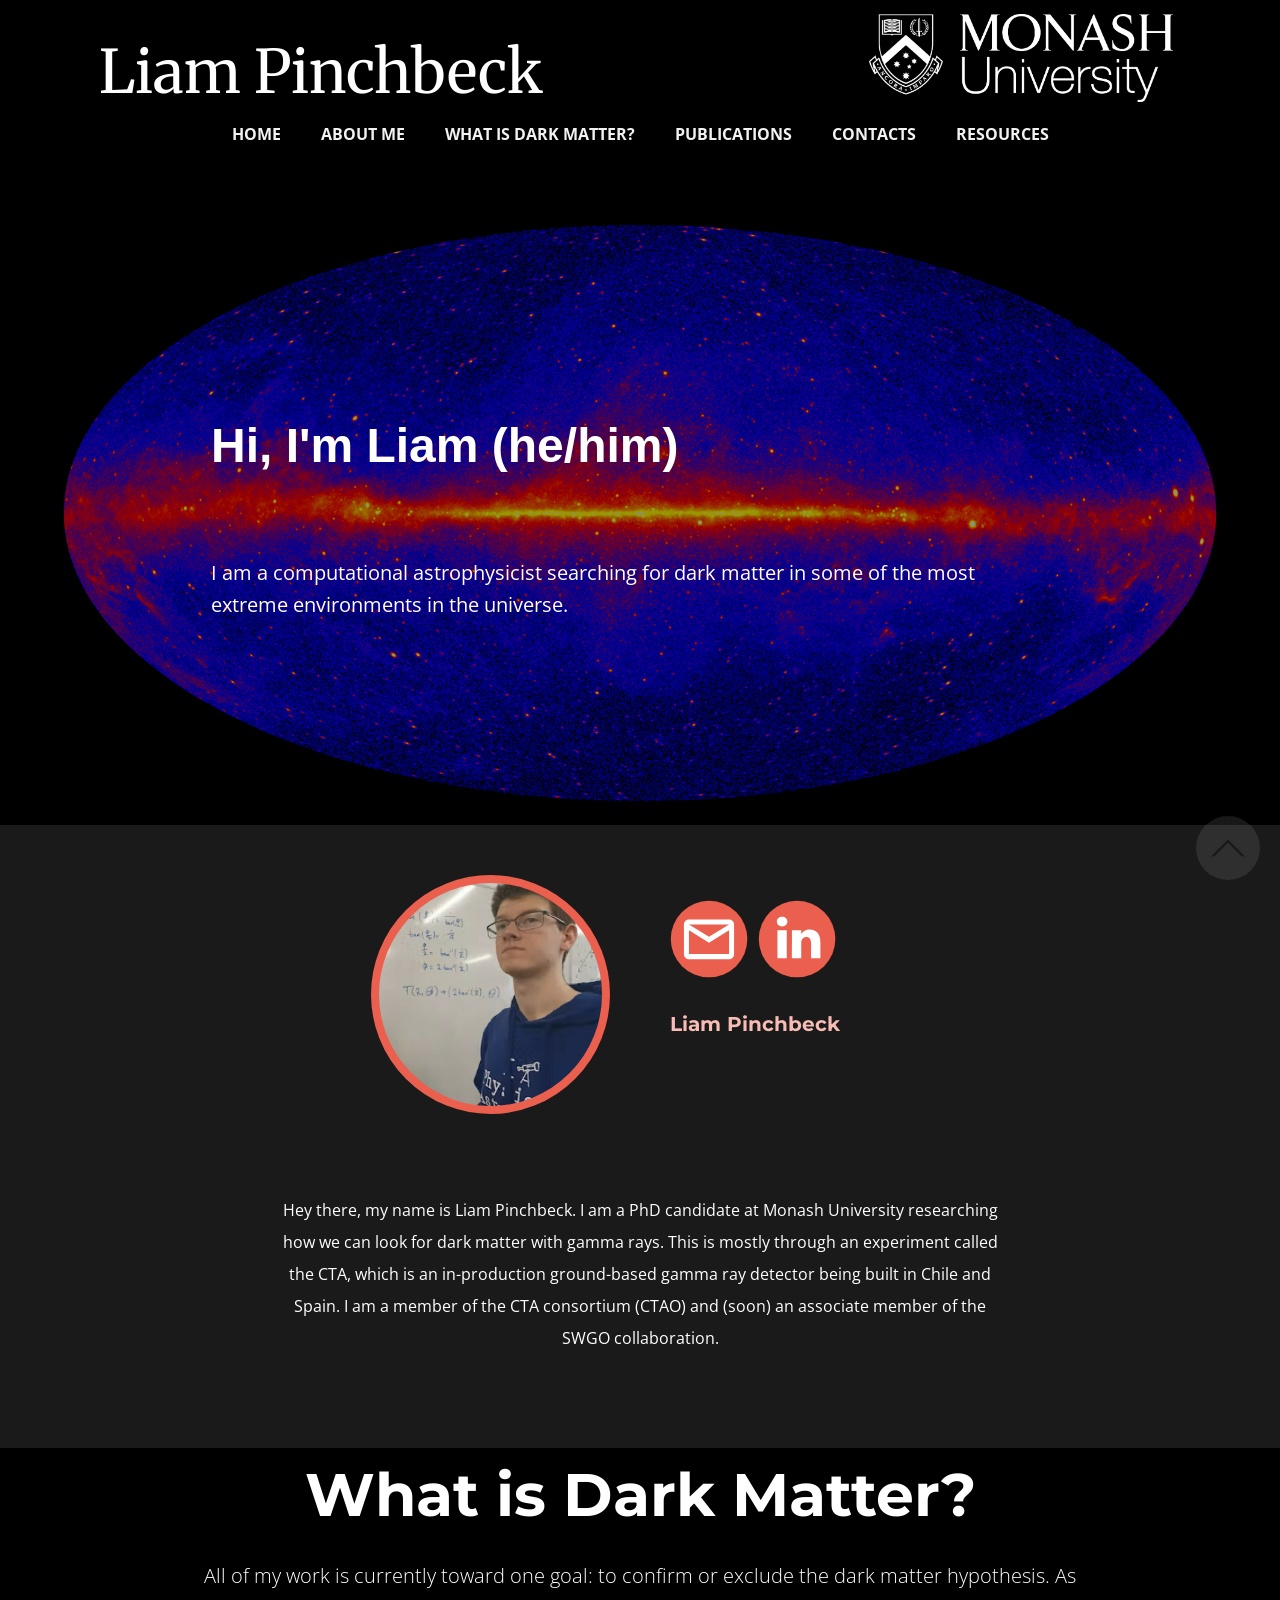
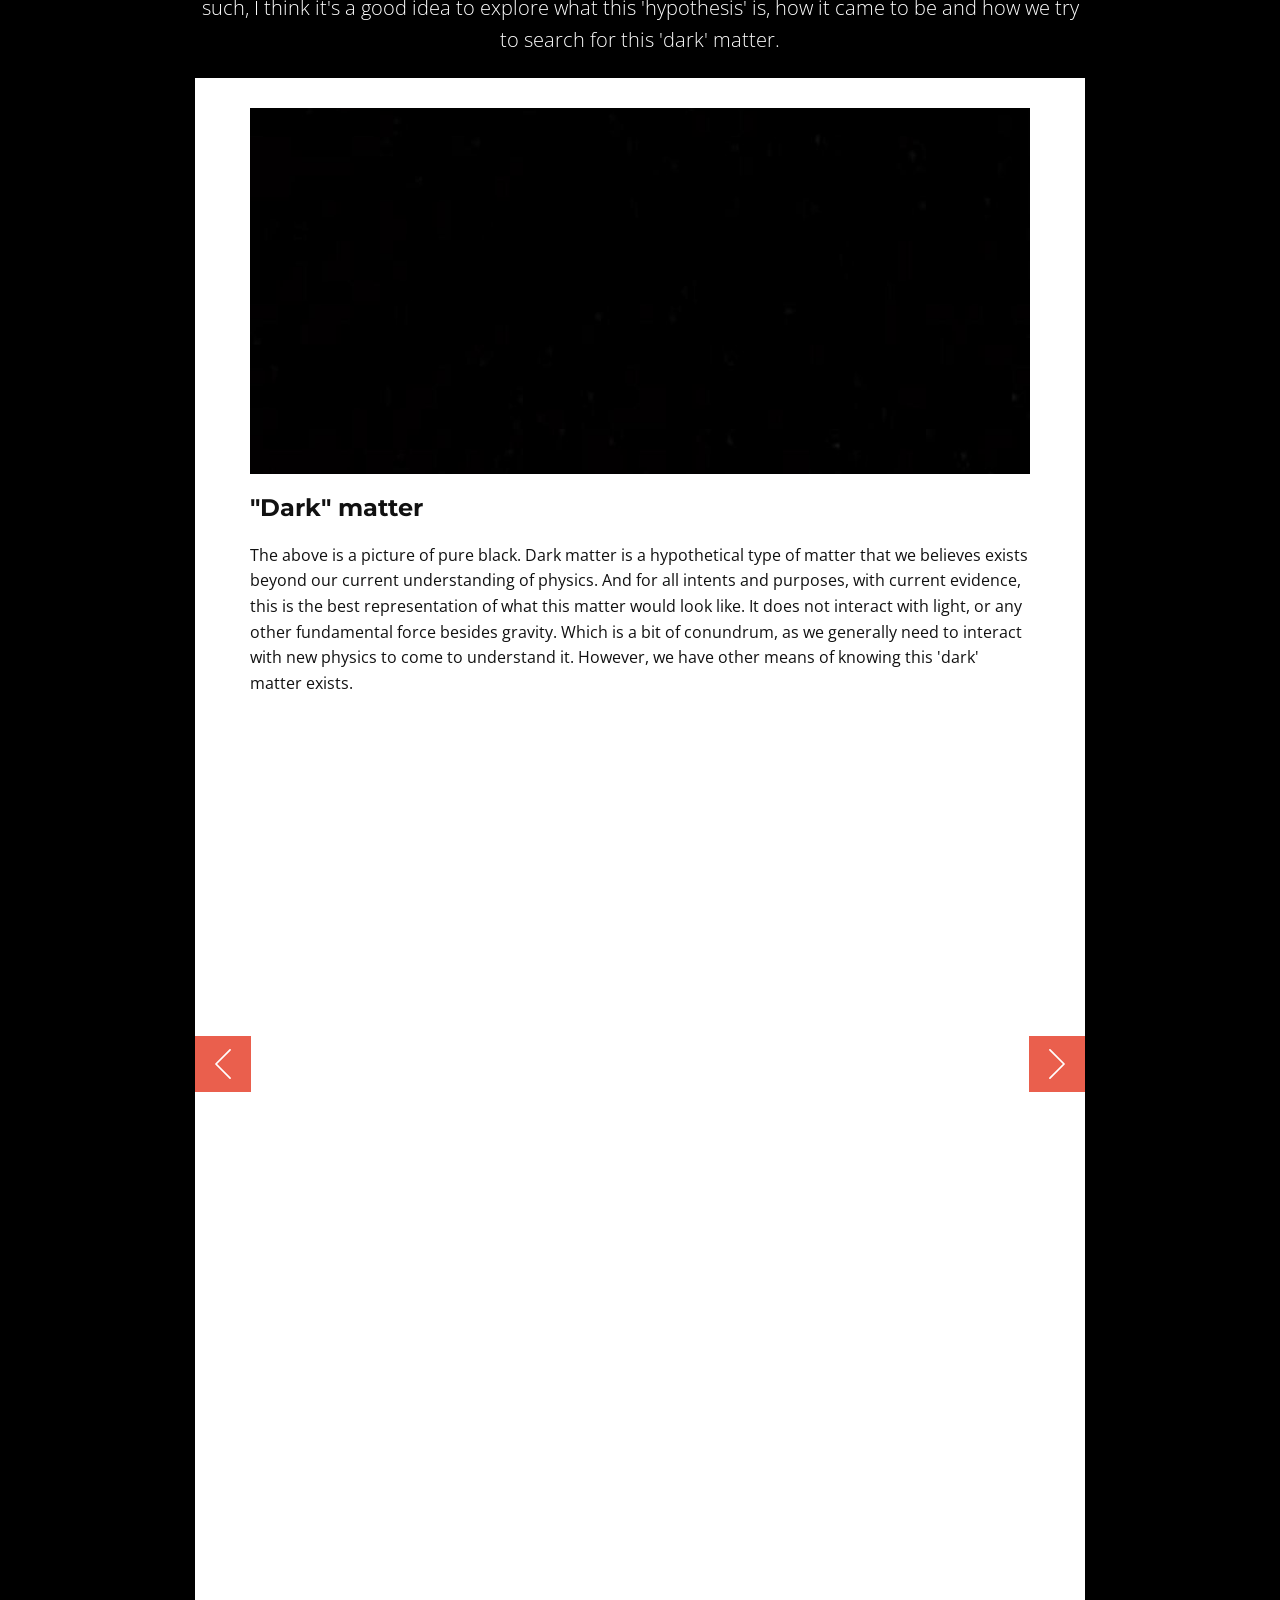
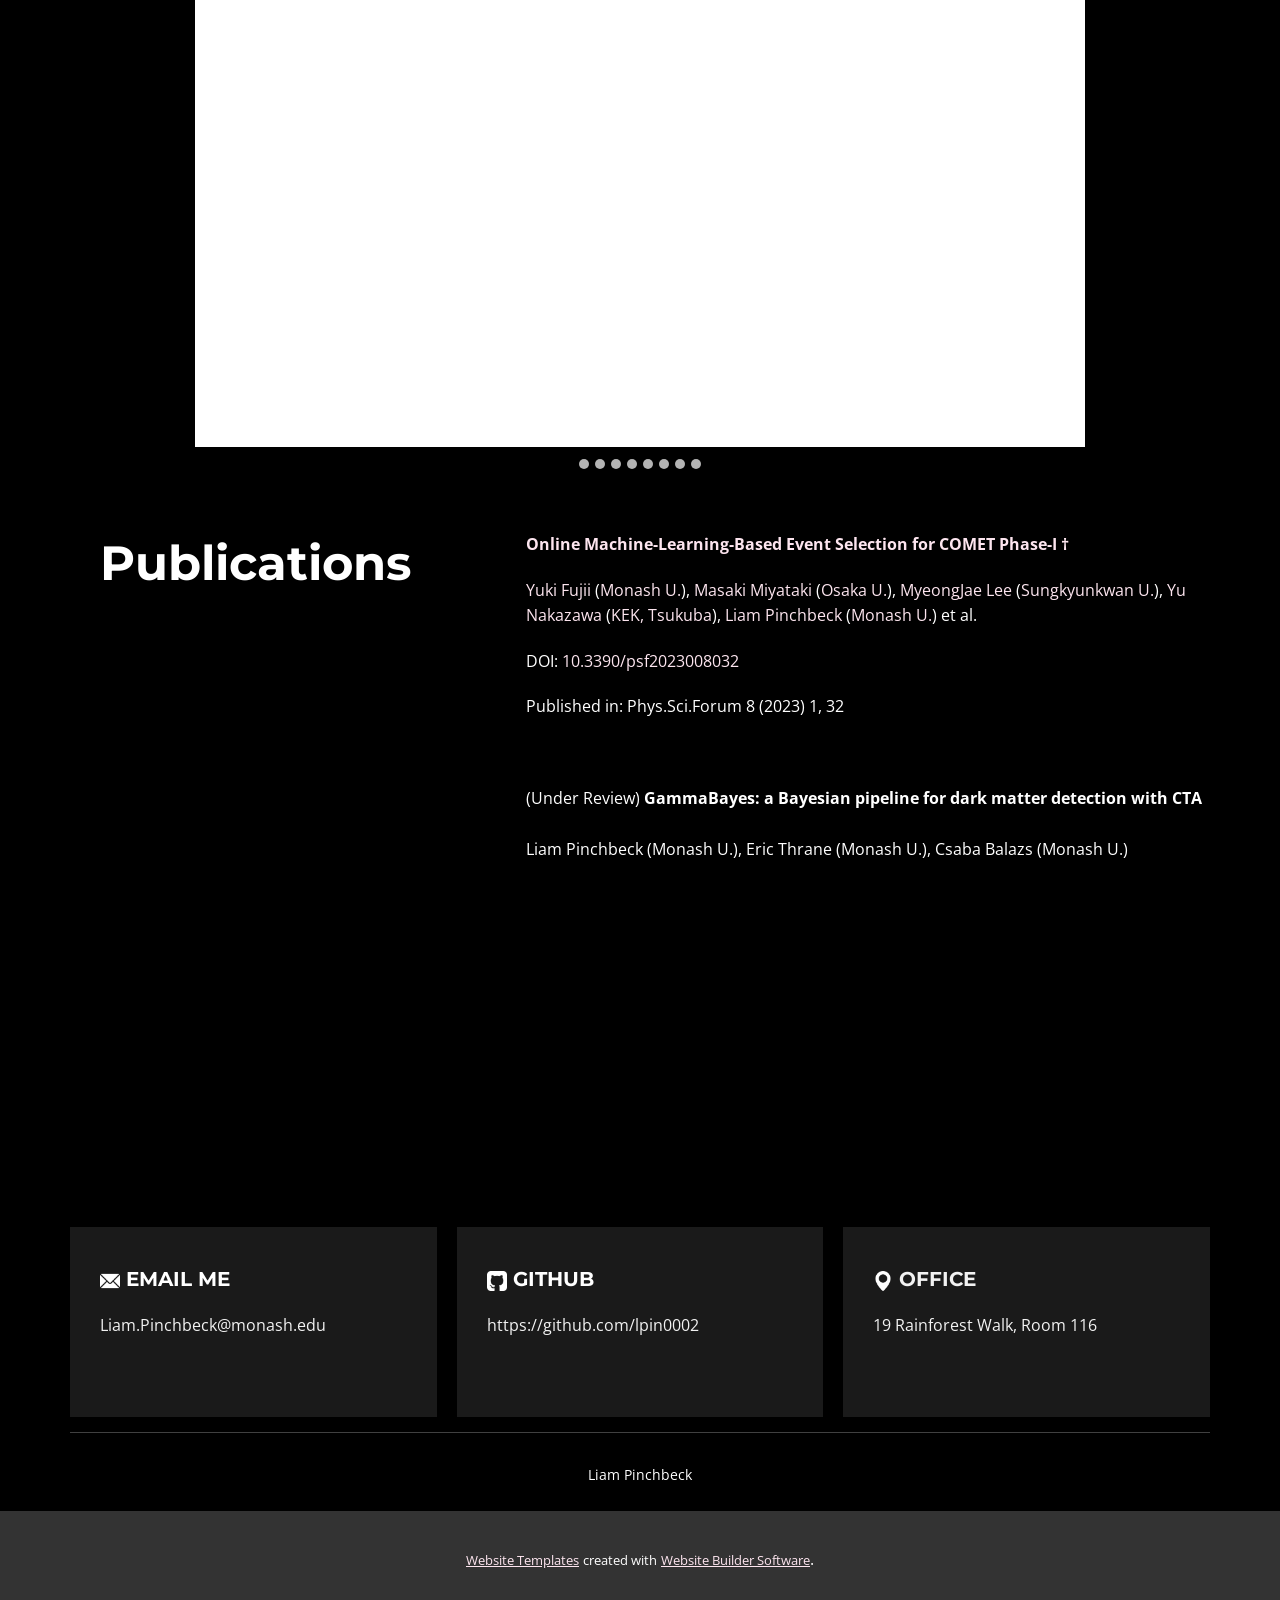
<file: index.html>
<!DOCTYPE html>
<html style="font-size: 16px;" lang="en"><head>
    <meta name="viewport" content="width=device-width, initial-scale=1.0">
    <meta charset="utf-8">
    <meta name="keywords" content="Hi, I&amp;apos;m Liam (he/him), What is Dark Matter?">
    <meta name="description" content="Landing page for Liam Pinchbeck's website">
    <title>Liam Pinchbeck</title>
    <link rel="stylesheet" href="nicepage.css" media="screen">
<link rel="stylesheet" href="Liam-Pinchbeck.css" media="screen">
    <script class="u-script" type="text/javascript" src="jquery-1.9.1.min.js" defer=""></script>
    <script class="u-script" type="text/javascript" src="nicepage.js" defer=""></script>
    <meta name="generator" content="Nicepage 6.1.8, nicepage.com">
    <link id="u-theme-google-font" rel="stylesheet" href="https://fonts.googleapis.com/css?family=Montserrat:100,100i,200,200i,300,300i,400,400i,500,500i,600,600i,700,700i,800,800i,900,900i|Open+Sans:300,300i,400,400i,500,500i,600,600i,700,700i,800,800i">
    <link id="u-page-google-font" rel="stylesheet" href="https://fonts.googleapis.com/css?family=Montserrat:100,100i,200,200i,300,300i,400,400i,500,500i,600,600i,700,700i,800,800i,900,900i|Merriweather:300,300i,400,400i,700,700i,900,900i">
    
    
    
    
    
    
    
    <script type="application/ld+json">{
		"@context": "http://schema.org",
		"@type": "Organization",
		"name": "",
		"url": "/"
}</script>
    <meta name="theme-color" content="#e70f6e">
    <meta property="og:title" content="Liam Pinchbeck">
    <meta property="og:description" content="Landing page for Liam Pinchbeck's website">
    <meta property="og:type" content="website">
    <link rel="canonical" href="/">
  <meta data-intl-tel-input-cdn-path="intlTelInput/"></head>
  <body data-home-page="https://website6086346.nicepage.io/Liam-Pinchbeck.html?version=4401abe5-716c-6985-c395-2a7dc95374aa" data-home-page-title="Liam Pinchbeck" data-path-to-root="./" data-include-products="false" class="u-body u-palette-2-base u-xl-mode" data-lang="en"><header class=" u-clearfix u-header u-section-row-container" id="sec-9f37"><div class="u-section-rows">
        <div class="u-black u-section-row u-section-row-1" id="sec-71fa">
          <div class="u-clearfix u-sheet u-sheet-1">
            <img class="u-image u-image-contain u-image-default u-image-1" src="images/_Monash_White.jpg" alt="" data-image-width="4038" data-image-height="1171">
            <p class="u-custom-font u-font-merriweather u-text u-text-1">Liam Pinchbeck</p>
            <nav class="u-menu u-menu-one-level u-offcanvas u-menu-1">
              <div class="menu-collapse" style="font-size: 1rem; letter-spacing: 0px; font-weight: 700; text-transform: uppercase;">
                <a class="u-button-style u-custom-active-border-color u-custom-border u-custom-border-color u-custom-borders u-custom-hover-border-color u-custom-left-right-menu-spacing u-custom-text-active-color u-custom-text-color u-custom-text-hover-color u-custom-top-bottom-menu-spacing u-nav-link" href="#">
                  <svg class="u-svg-link" viewBox="0 0 24 24"><use xlink:href="#menu-hamburger"></use></svg>
                  <svg class="u-svg-content" version="1.1" id="menu-hamburger" viewBox="0 0 16 16" x="0px" y="0px" xmlns:xlink="http://www.w3.org/1999/xlink" xmlns="http://www.w3.org/2000/svg"><g><rect y="1" width="16" height="2"></rect><rect y="7" width="16" height="2"></rect><rect y="13" width="16" height="2"></rect>
</g></svg>
                </a>
              </div>
              <div class="u-custom-menu u-nav-container">
                <ul class="u-nav u-spacing-20 u-unstyled u-nav-1"><li class="u-nav-item"><a class="u-border-active-grey-30 u-border-hover-grey-30 u-button-style u-nav-link u-text-active-custom-color-1 u-text-grey-5 u-text-hover-custom-color-1" href="Liam-Pinchbeck.html" style="padding: 10px;">Home</a>
</li><li class="u-nav-item"><a class="u-border-active-grey-30 u-border-hover-grey-30 u-button-style u-nav-link u-text-active-custom-color-1 u-text-grey-5 u-text-hover-custom-color-1" href="Liam-Pinchbeck.html#carousel_7910" style="padding: 10px;">About Me</a>
</li><li class="u-nav-item"><a class="u-border-active-grey-30 u-border-hover-grey-30 u-button-style u-nav-link u-text-active-custom-color-1 u-text-grey-5 u-text-hover-custom-color-1" href="Liam-Pinchbeck.html#carousel_6a9b" style="padding: 10px;">What is dark matter?</a>
</li><li class="u-nav-item"><a class="u-border-active-grey-30 u-border-hover-grey-30 u-button-style u-nav-link u-text-active-custom-color-1 u-text-grey-5 u-text-hover-custom-color-1" href="Liam-Pinchbeck.html#sec-739d" style="padding: 10px;">Publications</a>
</li><li class="u-nav-item"><a class="u-border-active-grey-30 u-border-hover-grey-30 u-button-style u-nav-link u-text-active-custom-color-1 u-text-grey-5 u-text-hover-custom-color-1" href="Liam-Pinchbeck.html#carousel_1f3b" style="padding: 10px;">Contacts</a>
</li><li class="u-nav-item"><a class="u-border-active-grey-30 u-border-hover-grey-30 u-button-style u-nav-link u-text-active-custom-color-1 u-text-grey-5 u-text-hover-custom-color-1" href="Resources.html" target="_blank" style="padding: 10px;">Resources</a>
</li></ul>
              </div>
              <div class="u-custom-menu u-nav-container-collapse">
                <div class="u-black u-container-style u-inner-container-layout u-opacity u-opacity-95 u-sidenav">
                  <div class="u-inner-container-layout u-sidenav-overflow">
                    <div class="u-menu-close"></div>
                    <ul class="u-align-center u-nav u-popupmenu-items u-unstyled u-nav-2"><li class="u-nav-item"><a class="u-button-style u-nav-link" href="Liam-Pinchbeck.html">Home</a>
</li><li class="u-nav-item"><a class="u-button-style u-nav-link" href="Liam-Pinchbeck.html#carousel_7910">About Me</a>
</li><li class="u-nav-item"><a class="u-button-style u-nav-link" href="Liam-Pinchbeck.html#carousel_6a9b">What is dark matter?</a>
</li><li class="u-nav-item"><a class="u-button-style u-nav-link" href="Liam-Pinchbeck.html#sec-739d">Publications</a>
</li><li class="u-nav-item"><a class="u-button-style u-nav-link" href="Liam-Pinchbeck.html#carousel_1f3b">Contacts</a>
</li><li class="u-nav-item"><a class="u-button-style u-nav-link" href="Resources.html" target="_blank">Resources</a>
</li></ul>
                  </div>
                </div>
                <div class="u-black u-menu-overlay u-opacity u-opacity-70"></div>
              </div>
            </nav>
          </div>
          
          
          
          
          
        </div>
        <div class="u-black u-section-row u-section-row-2" id="sec-13b1">
          <div class="u-clearfix u-sheet u-sheet-2"></div>
          
          
          
          
          
        </div>
      </div></header>
    <section class="u-clearfix u-image u-shading u-section-1" id="carousel_a18a" data-image-width="2160" data-image-height="1080">
      <div class="u-clearfix u-sheet u-sheet-1">
        <h1 class="u-align-center u-custom-font u-font-arial u-text u-text-default u-text-1">Hi, I'm Liam (he/him)</h1>
        <p class="u-align-left u-large-text u-text u-text-variant u-text-2">I am a computational astrophysicist searching for dark matter in some of the most extreme environments in the universe. &nbsp;</p>
      </div>
    </section>
    <section class="u-align-center u-clearfix u-grey-90 u-section-2" id="carousel_7910">
      <div class="u-clearfix u-sheet u-sheet-1">
        <div class="data-layout-selected u-clearfix u-layout-wrap u-layout-wrap-1">
          <div class="u-layout">
            <div class="u-layout-row">
              <div class="u-container-style u-layout-cell u-size-30 u-layout-cell-1">
                <div class="u-container-layout u-valign-bottom u-container-layout-1">
                  <div class="u-border-8 u-border-palette-2-base u-expanded-width u-image u-image-circle u-preserve-proportions u-image-1" alt="" data-image-width="600" data-image-height="600">
                    <div class="u-preserve-proportions-child" style="padding-top: 100%;"></div>
                  </div>
                </div>
              </div>
              <div class="u-align-center-sm u-align-center-xs u-container-style u-layout-cell u-size-30 u-layout-cell-2">
                <div class="u-container-layout u-container-layout-2">
                  <div class="u-hover-feature u-social-icons u-spacing-10 u-social-icons-1">
                    <a class="u-social-url" target="_blank" data-type="Email" title="Email" href="mailto:Liam.Pinchbeck@monash.edu"><span class="u-icon u-social-email u-social-icon u-text-palette-2-base u-icon-1"><svg class="u-svg-link" preserveAspectRatio="xMidYMin slice" viewBox="0 0 112 112" style=""><use xlink:href="#svg-3123"></use></svg><svg class="u-svg-content" viewBox="0 0 112 112" x="0" y="0" id="svg-3123"><circle fill="currentColor" cx="56.1" cy="56.1" r="55"></circle><path id="path3864" fill="#FFFFFF" d="M27.2,28h57.6c4,0,7.2,3.2,7.2,7.2l0,0v42.7c0,3.9-3.2,7.2-7.2,7.2l0,0H27.2
	c-4,0-7.2-3.2-7.2-7.2V35.2C20,31.1,23.2,28,27.2,28 M56,52.9l28.8-17.8H27.2L56,52.9 M27.2,77.7h57.6V43.5L56,61.3L27.2,43.5V77.7z
	"></path></svg></span>
                    </a>
                    <a class="u-social-url" target="_blank" data-type="LinkedIn" title="LinkedIn" href="https://www.linkedin.com/in/liam-pinchbeck/?originalSubdomain=au"><span class="u-icon u-social-icon u-social-linkedin u-text-palette-2-base u-icon-2"><svg class="u-svg-link" preserveAspectRatio="xMidYMin slice" viewBox="0 0 112 112" style=""><use xlink:href="#svg-27e9"></use></svg><svg class="u-svg-content" viewBox="0 0 112 112" x="0" y="0" id="svg-27e9"><circle fill="currentColor" cx="56.1" cy="56.1" r="55"></circle><path fill="#FFFFFF" d="M41.3,83.7H27.9V43.4h13.4V83.7z M34.6,37.9L34.6,37.9c-4.6,0-7.5-3.1-7.5-7c0-4,3-7,7.6-7s7.4,3,7.5,7
      C42.2,34.8,39.2,37.9,34.6,37.9z M89.6,83.7H76.2V62.2c0-5.4-1.9-9.1-6.8-9.1c-3.7,0-5.9,2.5-6.9,4.9c-0.4,0.9-0.4,2.1-0.4,3.3v22.5
      H48.7c0,0,0.2-36.5,0-40.3h13.4v5.7c1.8-2.7,5-6.7,12.1-6.7c8.8,0,15.4,5.8,15.4,18.1V83.7z"></path></svg></span>
                    </a>
                  </div>
                  <h6 class="u-custom-font u-font-montserrat u-text u-text-default u-text-1">Liam Pinchbeck</h6>
                </div>
              </div>
            </div>
          </div>
        </div>
        <p class="u-text u-text-2">Hey there, my name is Liam Pinchbeck. I am a PhD candidate at Monash University researching how we can look for dark matter with gamma rays. This is mostly through an experiment called the CTA, which is an in-production ground-based gamma ray detector being built in Chile and Spain. I am a member of the CTA consortium (CTAO) and (soon) an associate member of the SWGO collaboration.<br>
        </p>
      </div>
      
    </section>
    <section class="u-align-center u-black u-clearfix u-section-3" id="carousel_6a9b">
      <div class="u-clearfix u-sheet u-sheet-1">
        <h2 class="u-text u-text-1">What is Dark Matter?</h2>
        <p class="u-text u-text-2">All of my work is currently toward one goal: to confirm or exclude the dark matter hypothesis. As such, I think it's a good idea to explore what this 'hypothesis' is, how it came to be and how we try to search for this 'dark' matter.</p>
        <div id="carousel-88a0" data-interval="10250" data-u-ride="false" class="custom-expanded u-carousel u-carousel-duration-2500 u-slider u-slider-1" data-pause="false">
          <ol class="u-absolute-hcenter u-carousel-indicators u-carousel-indicators-1">
            <li data-u-target="#carousel-88a0" class="u-active u-grey-30 u-shape-circle" data-u-slide-to="0" style="width: 10px; height: 10px;"></li>
            <li data-u-target="#carousel-88a0" class="u-grey-30 u-shape-circle" data-u-slide-to="1" style="width: 10px; height: 10px;"></li>
            <li data-u-target="#carousel-88a0" class="u-grey-30 u-shape-circle" data-u-slide-to="2" style="width: 10px; height: 10px;"></li>
            <li data-u-target="#carousel-88a0" class="u-grey-30 u-shape-circle" data-u-slide-to="3" style="width: 10px; height: 10px;"></li>
            <li data-u-target="#carousel-88a0" class="u-grey-30 u-shape-circle" data-u-slide-to="4" style="width: 10px; height: 10px;"></li>
            <li data-u-target="#carousel-88a0" class="u-grey-30 u-shape-circle" data-u-slide-to="5" style="width: 10px; height: 10px;"></li>
            <li data-u-target="#carousel-88a0" class="u-grey-30 u-shape-circle" data-u-slide-to="6" style="width: 10px; height: 10px;"></li>
            <li data-u-target="#carousel-88a0" class="u-grey-30 u-shape-circle" data-u-slide-to="7" style="width: 10px; height: 10px;"></li>
          </ol>
          <div class="u-carousel-inner" role="listbox" style="">
            <div class="u-active u-carousel-item u-container-style u-slide u-white u-carousel-item-1">
              <div class="u-container-layout u-valign-top u-container-layout-1">
                <img class="u-expanded-width u-image u-image-default u-image-1" src="images/960x0.jpg" alt="" data-image-width="960" data-image-height="540">
                <h4 class="u-text u-text-3">"Dark" matter</h4>
                <p class="u-text u-text-default u-text-4">The above is a picture of pure black. Dark matter is a hypothetical type of matter that we believes exists beyond our current understanding of physics. And for all intents and purposes, with current evidence, this is the best representation of what this matter would look like. It does not interact with light, or any other fundamental force besides gravity. Which is a bit of conundrum, as we generally need to interact with new physics to come to understand it. However, we have other means of knowing this 'dark' matter exists.</p>
              </div>
            </div>
            <div class="u-align-left u-carousel-item u-container-style u-slide u-white u-carousel-item-2">
              <div class="u-container-layout u-container-layout-2">
                <img class="u-expanded-width u-image u-image-default u-image-2" src="images/Rotation_curve_of_spiral_galaxy_Messier_33_Triangulum.png" alt="" data-image-width="1920" data-image-height="1080">
                <h4 class="u-text u-text-5">Strange Paths</h4>
                <p class="u-text u-text-6">One of the first anomalous observations that lead us to believe in the dark matter hypothesis are those of&nbsp;<i> galaxy rotation curves</i> .&nbsp;<br>
                  <br>This is where you will need to help me out. Grab something like a string and attach it to a ball, rock, or whatever you want with good weight to it. (Alternatively, grab a friend!... literally). What I want you to do is to then start spinning it around. If you try to increase the speed of the thing you are spinning, the more force you have to exert. Less force less velocity, you get it.&nbsp;<br>
                  <br>Orbits of planets or galaxies are much the same, with a little fine tuning. The more massive a galaxy is, the more of a gravitational pull it exerts on the objects surrounding it. We can then relate this back to the velocities of the objects orbiting.&nbsp;<br>
                  <br>If something is orbiting too slowly, it will fall into the centre, and if too fast, it will escape the gravitational pull of the galaxy. Much like if you swung the object you chose too slowly it would simply drop and not spin well, or if you spun it fast enough to snap the connection between it and you (if you chose the friend option, this is something you shouldn't do . . . please).&nbsp;<br>
                  <br>We can estimate this force exerted by the galaxy through the light or energy it emits, allowing us to estimate its mass and through Newton's laws, the force exerted on the objects. For more info on this, head on over to the Wikipedia page for the Tully-Fisher relation.<br>
                  <br>What is strange is that in many galaxies, or galaxy clusters, such as the M33 galaxy shown above, we see that objects are rotating faster than we would expect. And not only that, the further away you go, the faster they become.<br>
                  <br>This means we need to fix something in our physical understanding of the situation, stemming from 1. Our theory of gravity is wrong (hard, and complicated) or 2. There is some mass we aren't seeing (can be hard, but debatably simpler). The second option is taken as the first piece towards the dark matter hypothesis.
                </p>
              </div>
            </div>
            <div class="u-align-left u-carousel-item u-container-style u-slide u-white u-carousel-item-3">
              <div class="u-container-layout u-container-layout-3">
                <div class="data-layout-selected u-clearfix u-expanded-width u-gutter-30 u-layout-wrap u-layout-wrap-1">
                  <div class="u-gutter-0 u-layout" style="">
                    <div class="u-layout-row" style="">
                      <div class="u-align-left u-container-style u-layout-cell u-size-60 u-layout-cell-1">
                        <div class="u-container-layout u-container-layout-4">
                          <img class="u-expanded-width u-image u-image-default u-image-3" src="images/The_Bullet_Cluster.jpg" alt="" data-image-width="3000" data-image-height="2168">
                          <h4 class="u-text u-text-7">Guns and Gravity<br>
                          </h4>
                          <p class="u-large-text u-text u-text-variant u-text-8">To me, the most convincing pieces of evidence behind the dark matter hypothesis are of the Bullet Cluster shown above. The Bullet Cluster is actually a <span style="font-style: italic;"> pair<span style="font-style: normal;"></span>
                            </span>&nbsp;of colliding galaxies clusters, a cluster of clusters is still a cluster. The red shading represents hot gas, or normal matter, which we know through observations of X-rays. However, through gravitational lensing we know that there are separate areas, shaded in blue, that have mass, but cannot be normal matter. This is because they are not luminous (no observations of light) and the different areas exhibit different behaviours through their mass distributions.&nbsp;<br>
                            <br>One can see that the red shading vaguely looks like two collections of hot has have collided (the name 'bullet' comes from the right area that vaguely looks like a bullet). With the mass distributions flattened slightly or at least not visibly spherical like we expect most stable gas distributions.<br>
                            <br>The blue shading does not exhibit this behaviour. If you have another look at the blue shaded areas you can actually see that they approximately circular. Almost like the mass distributions phased through each other. The overall mass of these areas and this behaviour lead us to believe that the blue areas are made of dark matter. As I talked about before, dark matter's main behaviour is that it doesn't interact with normal matter beyond gravitational effects, so the dark matter can't 'hit' the normal matter. This behaviour would manifest as shown in the above figure.&nbsp;<br>
                            <br>The second possibility for the strange galaxy rotation observations from the previous slide, of modified gravity, has a much harder time trying to explain these observations. So hard, that many people simply invoke Occam's razor and no longer consider it (like me).
                          </p>
                        </div>
                      </div>
                    </div>
                  </div>
                </div>
              </div>
            </div>
            <div class="u-carousel-item u-container-style u-slide u-white u-carousel-item-4">
              <div class="u-container-layout u-container-layout-5">
                <img class="custom-expanded u-image u-image-default u-image-4" src="images/ScreenShot2021-02-03at11.18.39PM.png" alt="" data-image-width="421" data-image-height="222">
                <h4 class="u-text u-text-9">The time for coming together and exploding / Shake it, break it or make it</h4>
                <p class="u-text u-text-10"> Now that we are almost certain that dark matter exists ... we want to actually figure out what it is! Within the dark matter physics community we commonly refer to the different proposed methods of more directly observing dark matter as: shake it, break it or make it.<br>
                  <br>The 'shake it' method refers to assuming that dark matter interacts with normal (or standard model) matter, just extremely weakly. The 'shake it' refers to the fact that this method tries to observe movement, or 'shakes', in normal matter due to collisions with dark matter. The more scientific name for this approach is called&nbsp;<i></i><b><i> Direct Detection</i></b> . This method, if its&nbsp;assumptions are correct, would mainly look at the physics of the interaction between dark matter and normal matter.&nbsp;<br>
                  <br>An experiment called DAMA/LIBRA has actually reported a detection of a signal through this method. However, no other experiment has replicated this result, and other experiments that are more sensitive to this kind of signal have not reported a detection. This means that if the result were true, then dark matter must interact differently with the matter that the experiment is using as a target (the matter that the dark matter is hitting) than with the targets of the other experiments. There is work being done trying to replicate the exact conditions of this experiment with additional detectors to see whether the result is due to some other physics that were not previously accounted for.<br>
                  <br>The 'make it' method refers to <span style="font-style: italic;">
                    <span style="font-weight: 700;"> C</span>
                  </span>
                  <span style="font-style: italic; font-weight: 700;">ollider Searches</span> where particle colliders, such as CERN, try to smash normal matter together and somehow produce dark matter (hence the 'make'). This method could probe many different parts of the models trying to explain dark matter while also controlling other variables that could impact results such as contaminating particles that come from outside the collider.&nbsp;<br>
                  <br>The only real 'downside' to this method is that many dark matter models require relatively 'heavy' dark matter. And, if you remember the good ol' E=mc^2 relation, this would require lots of energy. Currently, even CERN cannot probe some relevant areas of the dark matter parameter space due to these constraints. However, there are plans to expand the collider, allowing physicists to smash together the particles with even more energy than before to potentially explore these regions.<br>
                  <br>The figure above is related to the final method, the 'break it' or&nbsp;<span style="font-style: italic;">
                    <span style="font-weight: 700;">
                      <span style="font-style: normal;">
                        <span style="font-weight: 400;">
                          <span style="font-style: italic;">
                            <span style="font-weight: 700;"> I</span>
                          </span>
                        </span>
                      </span>ndirect Detection<span style="font-style: normal;">
                        <span style="font-weight: 400;"> method</span>
                      </span>
                      <span style="font-style: normal;">
                        <span style="font-weight: 400;"> . What this method assumes, is that dark matter has an anti-particle (as does every particle we know of) and sometimes these particles come together and temporarily become a normal particle, such as the Higgs boson, which then turns into more normal, or standard model, particles. These particles are then within our general realm of understanding, thus we can observe them<span style="font-style: italic;"> and potentially relate them back to the dark matter itself.&nbsp;</span>
                        </span>
                      </span>
                    </span>
                  </span>
                  <br>
                  <br>
                  <span style="font-style: italic;">
                    <span style="font-style: normal;">One typical way we think this happens is that dark matter</span>&nbsp;
                  </span>annihilates, turns into a Higgs boson, this Higgs boson then turns into&nbsp;<i> standard model</i> (normal) particles, which then decay or through various other processes turn into light. But, because the dark matter is presumed to be relatively large (for the smarties in the room, I presume that we are searching for WIMPs) , this light is categorised as&nbsp;<span style="font-style: italic;">
                    <span style="text-decoration: underline !important;"> gamma rays.<span style="font-style: normal;"></span>
                    </span>
                  </span>
                  <br>
                  <br>
                  <br>
                </p>
              </div>
            </div>
            <div class="u-align-left u-carousel-item u-container-style u-slide u-white u-carousel-item-5">
              <div class="u-container-layout u-container-layout-6">
                <img class="u-expanded-width u-image u-image-5" src="images/Electromagnetic-Spectrum-1024x683.png" data-image-width="1024" data-image-height="683">
                <h4 class="u-text u-text-11">Lights, cameras, active galactic nuclei</h4>
                <p class="u-text u-text-12">Gamma rays are a categorisation of light that is above X-rays and beyond. From the above info graphic you can see that the temperature required to produce this light is ridiculously large. As such, we generally presume gamma rays are produced non-thermally, meaning their production is not dependent on temperature.<br>
                  <br>There are many standard model objects that produce these gamma rays. You may be familiar with the Hulk who was irradiated with these gamma rays from radiation, which is another name for the decay of radioactive particles. But, we are not looking at terrestrial sources.<br>
                  <br>Astrophysical sources of gamma rays include: pulsars, pulsar wind nebulae, quasars, binary systems (containing an interacting compact object and massive star) and (shell-type) supernova remnants. These sources produce relativistic (really fast) particles, which are presumed to typically come from a process called diffuse shock acceleration.&nbsp;<br>
                  <br>This process is similar to the 'Go' square in Monopoly, except this square is the front of a shock wave within these astrophysical objects, and instead of money the currency is energy. Every time charged particles cross over this wave they gain a little bit of energy/speed, and they are bouncing back and forth gaining more and more energy, until they escape.&nbsp;<br>
                  <br>These charged particles then produce the majority of astrophysical gamma rays through four mechanisms.<br>
                  <br>1. Pion decay - Accelerated protons from the objects collide with atomic nuclei producing pions (pairs of quarks). Some of these pions are called&nbsp;<i> neutral pions,&nbsp;</i> which are particle and anti-particle pairs (typically up and anti-up quarks or down and anti-down quarks). The decay of these neutral pions, or annihilation of quarks, produces gamma rays.<br>
                  <br>2. Synchotron - Accelerated electrons from the objects can pass through magnetic fields, that accelerate them. And accelerated charged particles produce photons (gamma rays). When the electrons in this kind of process are relativistic the radiation/photons emitted is called synchrotron radiation.<br>
                  <br>3. Bremsstrahlung - Similar to the previous process, the gamma rays in this process are due to accelerating electrons, but the acceleration is due to scattering with atomic nuclei.<br>
                  <br>4. Finally, and possibly the weirdest, is the production of gamma rays through Inverse-Compton Scattering. This is where a relativistic electron (in our case from shock acceleration) scatters with a photon and gives some of its energy to the photon. If the electron has enough initial energy, the "up" scattered photon is a gamma ray.<br>
                  <br>So many things and processes produce gamma rays, possibly with dark matter annihilation. One could say that most of my job is to try and disentangle the gamma rays produced from these sources to those produced from dark matter. However, this is not the only thing we have to consider, we also have to think about what is actually&nbsp;<span style="font-style: italic;"> detecting<span style="font-style: normal;"> these gamma rays.</span>
                  </span>
                </p>
              </div>
            </div>
            <div class="u-carousel-item u-container-style u-slide u-white u-carousel-item-6">
              <div class="u-container-layout u-container-layout-7">
                <img class="custom-expanded u-image u-image-6" src="images/maxresdefault.jpg" data-image-width="1280" data-image-height="720">
                <img class="u-image u-image-default u-image-7" src="images/Cherenkov-radiation.jpg" alt="" data-image-width="1024" data-image-height="795">
                <h4 class="u-text u-text-13">Nuclear reactors and phony actors</h4>
                <p class="u-text u-text-14"> There are broadly two types of gamma ray detectors: satellite detectors and ground-based detectors.&nbsp;<br>
                  <br>I will not say much about satellite detectors as I do not directly deal with them. I will say, that as in the name, these detectors are satellites (in space) and that the very nice image of the galactic plane I put behind my one sentence introduction is from a detector called Fermi-LAT over the span of 12 years.<br>
                  <br>Ground-based detectors, as in the name, are gamma ray detectors on the ground. But the funny thing is, gamma rays don't reach the Earth's surface . . . so how do these detectors work?<br>
                  <br>
                  <br>When gamma rays hit the atmosphere they split and produce a pair of an electron and anti-electron, but due to interactions with the atmosphere these particles produce photons/Bremsstrahlung radiation (the same as one from the previous slide). These photons still have a lot of energy so the process repeats itself producing a 'shower' of electrons and photons. This is partially depicted in the top right figure of this slide.<br>
                  <br>The charged particles can then be travelling faster than even light in the atmosphere. This produces a phenomenon called Cherenkov radiation. This radiation is pretty much a shock wave in electromagnetic waves in almost the same way a sonic boom is a shock wave in sound waves.&nbsp;<br>
                  <br>This Cherenkov radiation is a bright blue colour (shown in the context of a nuclear reactor on the top left image) that only lasts for a few nanoseconds. Ground-based Cherenkov detectors capture images of this light and from the intensity and spread of the light they can figure out the energy of the gamma ray and direction it came from (sky position).<br>
                  <br>One of the main backgrounds that one has to consider in this kind of search is the fact that gamma rays are not the only cosmic rays/particles that initiate the showers and produce the Cherenkov radiation. In fact, this background is one of the reasons that gamma-ray astronomy took a while to start as opposed to other telescope strategies like radio or optical. Hard to come to any conclusions on a signal if you can't find one above the noise.&nbsp;<br>
                  <br>However, we can roughly distinguish many of these showers as they have a slightly different shape than those initiated by gamma rays. This is the main point of the top-right figure. The left shower was initiated by a gamma ray and right by a relativistic hadron hitting the atmosphere.<br>
                  <br>
                  <br>
                </p>
              </div>
            </div>
            <div class="u-carousel-item u-container-style u-slide u-white u-carousel-item-7">
              <div class="u-container-layout u-valign-bottom u-container-layout-8">
                <img class="u-expanded-width u-image u-image-default u-image-8" src="images/Fermi_144-month_Fermi_all-sky_hammer_2160x1080.png" alt="" data-image-width="2160" data-image-height="1080">
                <h4 class="u-text u-text-15"> Decoding the Cosmic Light Show</h4>
                <p class="u-text u-text-16"> I essence, what I do is to create software that takes in all of the available gamma ray data, the data of the instrument and models for dark matter and the backgrounds I talked about (non dark matter sources and the misidentification of other particles for gamma rays). Then it combines all this information to try to infer on dark matter properties, distinguishing data originating from it to the data of other sources which make up the vast majority of the image above.<br>
                </p>
              </div>
            </div>
            <div class="u-align-left u-carousel-item u-container-style u-slide u-white u-carousel-item-8">
              <div class="u-container-layout u-container-layout-9">
                <img class="u-expanded-width u-image u-image-9" src="images/Fermi_144-month_Fermi_all-sky_hammer_2160x1080.png" data-image-width="2160" data-image-height="1080">
                <h4 class="u-text u-text-17"> Decoding the Cosmic Light Show</h4>
                <p class="u-text u-text-18"> I essence, what I do is to create software that takes in&nbsp;<br>- all of the available gamma ray data,&nbsp;<br>- the data of the instrument,<br>- models for dark matter and&nbsp;<br>- the backgrounds I talked about (non dark matter sources and the misidentification of other particles for gamma rays).&nbsp;<br>
                  <br>The software combines all this information to try to infer on dark matter properties, distinguishing data originating from it to the data of other sources, which make up the vast majority of the image above. In hopes to either understand this particle, or to exclude the various hypotheses that have been introduced to explain it.<br>
                  <br>
                  <br>
                  <br>
                </p>
              </div>
            </div>
          </div>
          <a class="u-absolute-vcenter u-carousel-control u-carousel-control-prev u-palette-2-base u-spacing-13 u-text-body-alt-color u-text-hover-white u-carousel-control-1" href="#carousel-88a0" role="button" data-u-slide="prev">
            <span aria-hidden="true">
              <svg viewBox="0 0 477.175 477.175"><path d="M145.188,238.575l215.5-215.5c5.3-5.3,5.3-13.8,0-19.1s-13.8-5.3-19.1,0l-225.1,225.1c-5.3,5.3-5.3,13.8,0,19.1l225.1,225
		c2.6,2.6,6.1,4,9.5,4s6.9-1.3,9.5-4c5.3-5.3,5.3-13.8,0-19.1L145.188,238.575z"></path></svg>
            </span>
            <span class="sr-only">
              <svg viewBox="0 0 477.175 477.175"><path d="M145.188,238.575l215.5-215.5c5.3-5.3,5.3-13.8,0-19.1s-13.8-5.3-19.1,0l-225.1,225.1c-5.3,5.3-5.3,13.8,0,19.1l225.1,225
		c2.6,2.6,6.1,4,9.5,4s6.9-1.3,9.5-4c5.3-5.3,5.3-13.8,0-19.1L145.188,238.575z"></path></svg>
            </span>
          </a>
          <a class="u-absolute-vcenter u-carousel-control u-carousel-control-next u-palette-2-base u-spacing-13 u-text-body-alt-color u-text-hover-white u-carousel-control-2" href="#carousel-88a0" role="button" data-u-slide="next">
            <span aria-hidden="true">
              <svg viewBox="0 0 477.175 477.175"><path d="M360.731,229.075l-225.1-225.1c-5.3-5.3-13.8-5.3-19.1,0s-5.3,13.8,0,19.1l215.5,215.5l-215.5,215.5
		c-5.3,5.3-5.3,13.8,0,19.1c2.6,2.6,6.1,4,9.5,4c3.4,0,6.9-1.3,9.5-4l225.1-225.1C365.931,242.875,365.931,234.275,360.731,229.075z"></path></svg>
            </span>
            <span class="sr-only">
              <svg viewBox="0 0 477.175 477.175"><path d="M360.731,229.075l-225.1-225.1c-5.3-5.3-13.8-5.3-19.1,0s-5.3,13.8,0,19.1l215.5,215.5l-215.5,215.5
		c-5.3,5.3-5.3,13.8,0,19.1c2.6,2.6,6.1,4,9.5,4c3.4,0,6.9-1.3,9.5-4l225.1-225.1C365.931,242.875,365.931,234.275,360.731,229.075z"></path></svg>
            </span>
          </a>
        </div>
      </div>
    </section>
    <section class="u-black u-clearfix u-section-4" id="sec-739d">
      <div class="u-clearfix u-sheet u-sheet-1">
        <div class="data-layout-selected u-clearfix u-expanded-width u-layout-wrap u-layout-wrap-1">
          <div class="u-layout">
            <div class="u-layout-row">
              <div class="u-container-style u-layout-cell u-size-24 u-layout-cell-1">
                <div class="u-container-layout u-container-layout-1">
                  <h1 class="u-text u-text-default u-text-1">Publications</h1>
                </div>
              </div>
              <div class="u-container-style u-layout-cell u-size-36 u-layout-cell-2">
                <div class="u-container-layout u-container-layout-2">
                  <p class="u-text u-text-default u-text-2"></p>
                  <p class="u-text u-text-default u-text-3"></p>
                  <p><b>
                      <a href="https://inspirehep.net/literature/2686777"> Online Machine-Learning-Based Event Selection for COMET Phase-I † </a></b>
                  </p>
                  <p>
                    <a href="https://inspirehep.net/authors/1270303">Yuki Fujii</a> (<a href="https://inspirehep.net/institutions/903019">Monash U.</a>), <a href="https://inspirehep.net/authors/2686778">Masaki Miyataki</a> (<a href="https://inspirehep.net/institutions/903105">Osaka U.</a>), <a href="https://inspirehep.net/authors/1205930">MyeongJae Lee</a> (<a href="https://inspirehep.net/institutions/905859">Sungkyunkwan U.</a>), <a href="https://inspirehep.net/authors/1961999">Yu Nakazawa</a> (<a href="https://inspirehep.net/institutions/902916">KEK, Tsukuba</a>), <a href="https://inspirehep.net/authors/2686779">Liam Pinchbeck</a> (<a href="https://inspirehep.net/institutions/903019">Monash U.</a>) et al.
                  </p>
                  <p> DOI: <a href="https://doi.org/10.3390/psf2023008032"> 10.3390/psf2023008032 </a>
                  </p>
                  <p> Published in:
      Phys.Sci.Forum 8 (2023) 1,
      32</p>
                  <br>
                  <p></p>
                  <p class="u-text u-text-4">
                    <a class="u-border-none u-btn u-button-link u-button-style u-none u-text-active-custom-color-2 u-text-body-alt-color u-text-hover-palette-2-base u-btn-1" data-href="https://github.com/lpin0002/GammaBayes" data-target="_blank">(Under Review) <span style="font-weight: 700;">GammaBayes: a Bayesian pipeline for dark matter detection with CTA&nbsp;</span>
                      <br>
                      <br>Liam Pinchbeck (Monash U.), Eric Thrane (Monash U.), Csaba Balazs (Monash U.)
                    </a>
                  </p>
                </div>
              </div>
            </div>
          </div>
        </div>
      </div>
    </section>
    <section class="u-black u-clearfix u-section-5" id="carousel_1f3b">
      <div class="u-list u-list-1">
        <div class="u-repeater u-repeater-1">
          <div class="u-align-left u-container-style u-grey-90 u-list-item u-repeater-item u-shape-rectangle u-list-item-1">
            <div class="u-container-layout u-similar-container u-container-layout-1">
              <h5 class="u-text u-text-1">
                <a class="u-active-none u-border-none u-btn u-button-link u-button-style u-hover-none u-none u-text-active-custom-color-2 u-text-hover-palette-2-base u-text-white u-btn-1" data-href="mailto:Liam.Pinchbeck@monash.edu"><span class="u-file-icon u-icon u-text-white"><img src="images/542689-de5251b7.png" alt=""></span>&nbsp;Email me
                </a>
              </h5>
              <p class="u-text u-text-grey-5 u-text-2">
                <a class="u-active-none u-border-none u-btn u-button-link u-button-style u-hover-none u-none u-text-active-custom-color-2 u-text-grey-5 u-text-hover-palette-2-base u-btn-2" data-href="mailto:Liam.Pinchbeck@monash.edu">Liam.Pinchbeck@monash.edu</a>
              </p>
            </div>
          </div>
          <div class="u-align-left u-container-style u-grey-90 u-list-item u-repeater-item u-shape-rectangle u-list-item-2">
            <div class="u-container-layout u-similar-container u-container-layout-2">
              <h5 class="u-text u-text-3">
                <a class="u-active-none u-border-none u-btn u-button-link u-button-style u-hover-none u-none u-text-active-custom-color-2 u-text-body-alt-color u-text-hover-palette-2-base u-btn-3" data-href="https://nicepage.com"><span class="u-file-icon u-icon u-text-white"><img src="images/25657-b94a0213.png" alt=""></span>&nbsp;GitHub
                </a>
              </h5>
              <p class="u-text u-text-grey-5 u-text-4">
                <a class="u-active-none u-border-none u-btn u-button-link u-button-style u-hover-none u-none u-text-active-custom-color-2 u-text-grey-5 u-text-hover-palette-2-base u-btn-4" data-href="https://github.com/lpin0002" data-target="_blank"> https://github.com/lpin0002</a>
              </p>
            </div>
          </div>
          <div class="u-align-left u-container-style u-grey-90 u-list-item u-repeater-item u-shape-rectangle u-list-item-3">
            <div class="u-container-layout u-similar-container u-container-layout-3">
              <h5 class="u-text u-text-5">
                <a class="u-active-none u-border-none u-btn u-button-link u-button-style u-hover-none u-none u-text-active-custom-color-2 u-text-grey-5 u-text-hover-palette-2-base u-btn-5" data-href="19 Rainforest Walk, Clayton VIC 3168" data-target="_blank"><span class="u-file-icon u-icon u-text-white"><img src="images/3179068-1a68b34a.png" alt=""></span>&nbsp;Office
                </a>
              </h5>
              <p class="u-text u-text-grey-5 u-text-6">
                <a class="u-active-none u-border-none u-btn u-button-link u-button-style u-hover-none u-none u-text-active-custom-color-2 u-text-grey-5 u-text-hover-palette-2-base u-btn-6" href="19 Rainforest Walk, Clayton VIC 3168" target="_blank">19 Rainforest Walk, Room 116</a>
              </p>
            </div>
          </div>
        </div>
      </div>
    </section>
    
    
    
    <footer class="u-black u-clearfix u-footer" id="sec-69dc"><div class="u-clearfix u-sheet u-sheet-1">
        <div class="u-align-left u-border-1 u-border-white u-expanded-width u-line u-line-horizontal u-opacity u-opacity-25 u-line-1"></div>
        <p class="u-align-center u-small-text u-text u-text-variant u-text-1">Liam Pinchbeck</p>
      </div></footer>
    <section class="u-backlink u-clearfix u-grey-80">
      <a class="u-link" href="https://nicepage.com/website-templates" target="_blank">
        <span>Website Templates</span>
      </a>
      <p class="u-text">
        <span>created with</span>
      </p>
      <a class="u-link" href="" target="_blank">
        <span>Website Builder Software</span>
      </a>. 
    </section><span style="height: 64px; width: 64px; margin-left: 0px; margin-right: auto; margin-top: 0px; background-image: none; right: 20px; bottom: 20px; padding: 15px;" class="u-back-to-top u-icon u-icon-circle u-opacity u-opacity-85 u-white" data-href="#">
        <svg class="u-svg-link" preserveAspectRatio="xMidYMin slice" viewBox="0 0 551.13 551.13"><use xmlns:xlink="http://www.w3.org/1999/xlink" xlink:href="#svg-1d98"></use></svg>
        <svg class="u-svg-content" enable-background="new 0 0 551.13 551.13" viewBox="0 0 551.13 551.13" xmlns="http://www.w3.org/2000/svg" id="svg-1d98"><path d="m275.565 189.451 223.897 223.897h51.668l-275.565-275.565-275.565 275.565h51.668z"></path></svg>
    </span>
  
</body></html>
</file>
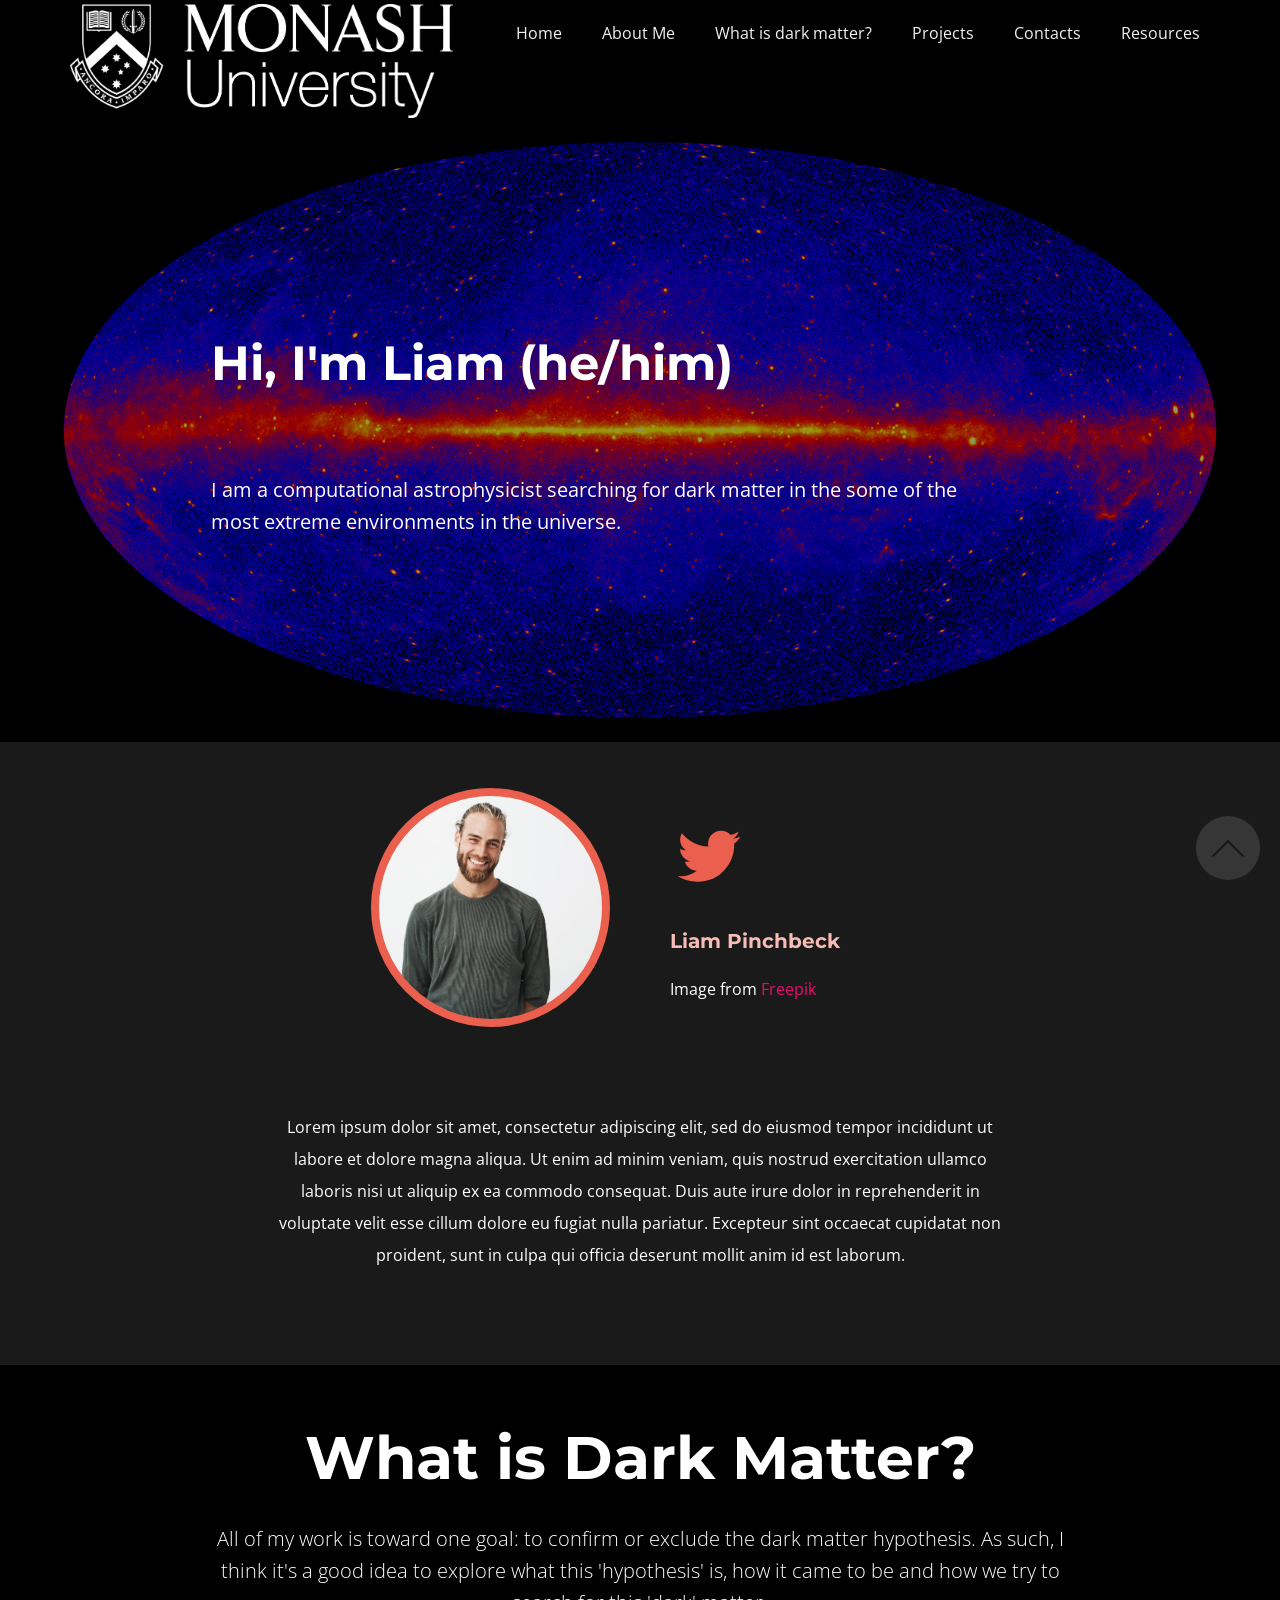
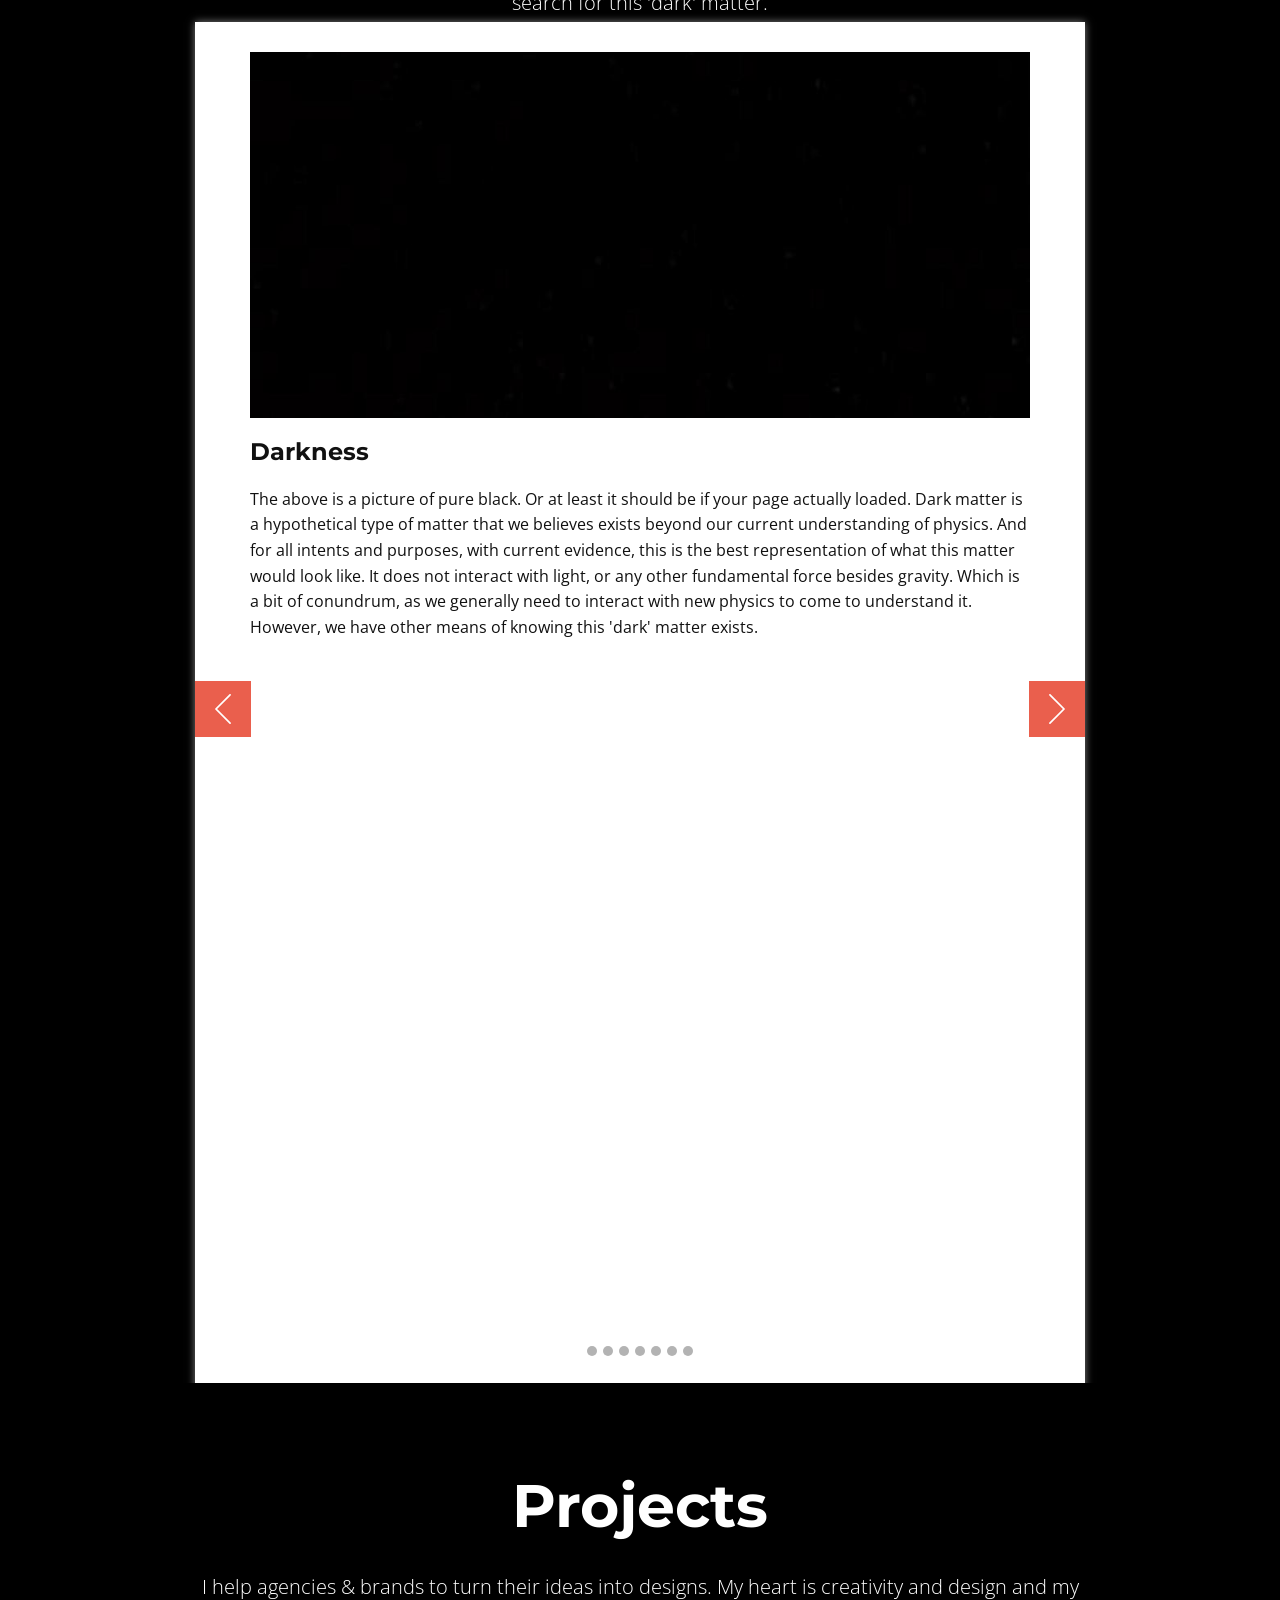
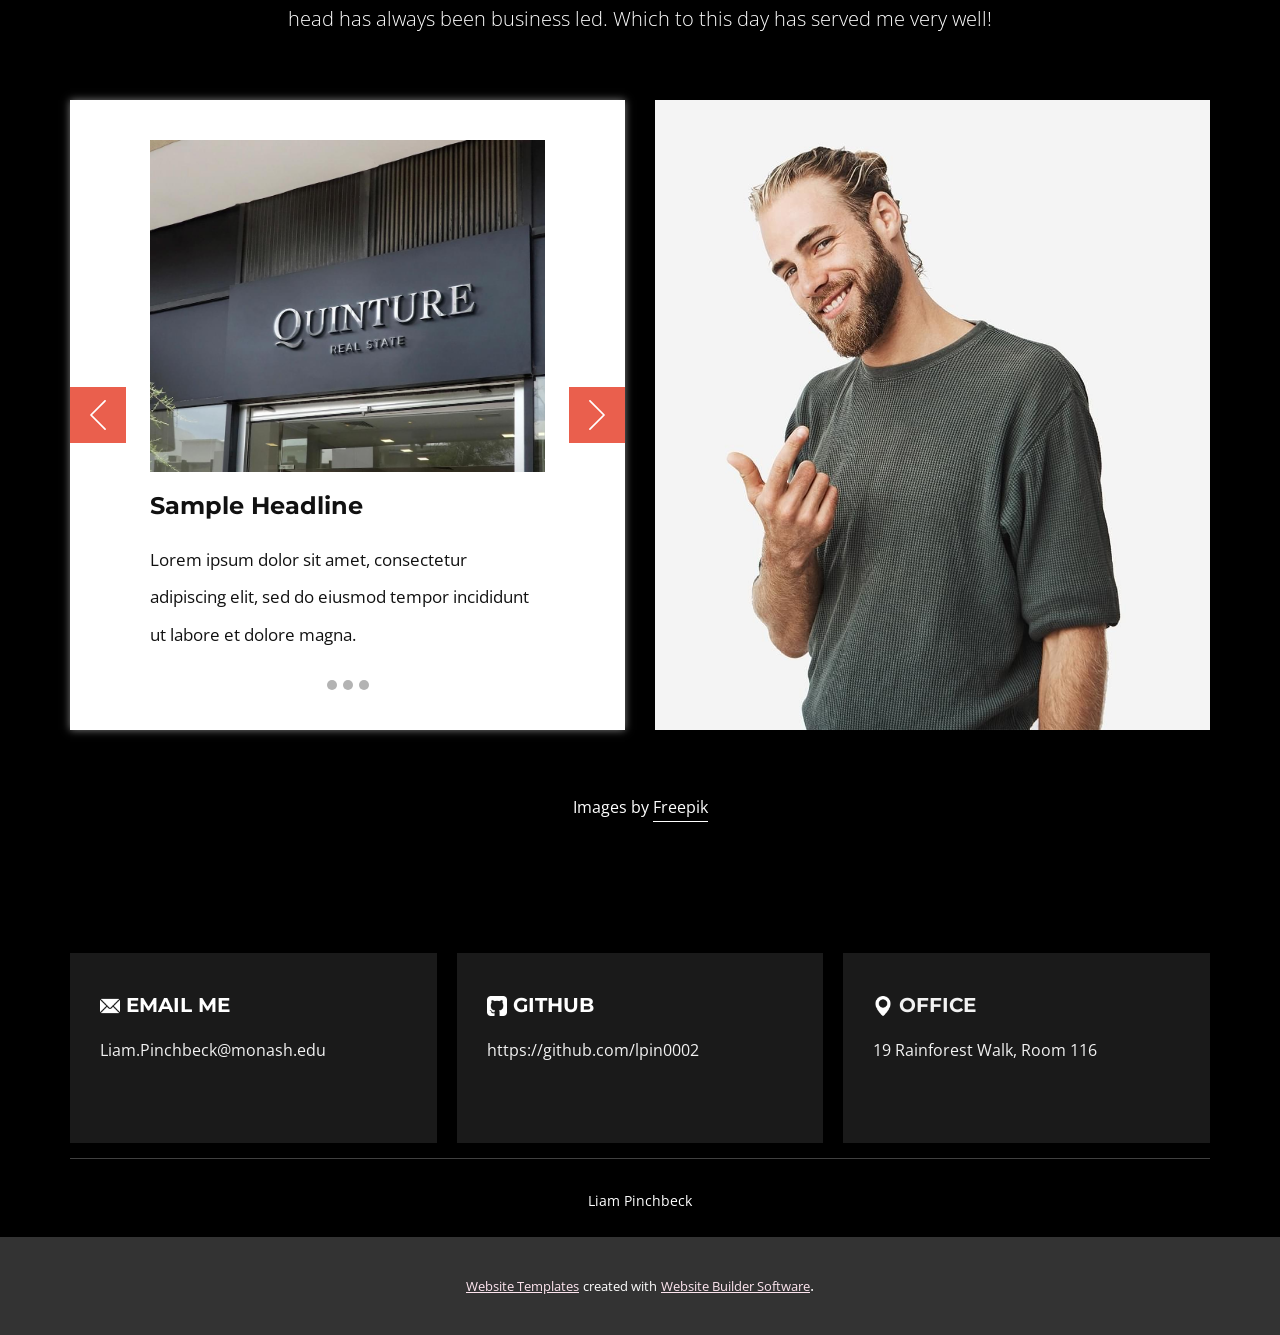
<file: source/WebSite6086346/index.html>
<!DOCTYPE html>
<html style="font-size: 16px;" lang="en"><head>
    <meta name="viewport" content="width=device-width, initial-scale=1.0">
    <meta charset="utf-8">
    <meta name="keywords" content="Hello!, I’m Jack Norton, a web Designer.">
    <meta name="description" content="">
    <title>home 1</title>
    <link rel="stylesheet" href="nicepage.css" media="screen">
<link rel="stylesheet" href="home-1.css" media="screen">
    <script class="u-script" type="text/javascript" src="jquery-1.9.1.min.js" defer=""></script>
    <script class="u-script" type="text/javascript" src="nicepage.js" defer=""></script>
    <meta name="generator" content="Nicepage 6.1.0, nicepage.com">
    <link id="u-theme-google-font" rel="stylesheet" href="https://fonts.googleapis.com/css?family=Montserrat:100,100i,200,200i,300,300i,400,400i,500,500i,600,600i,700,700i,800,800i,900,900i|Open+Sans:300,300i,400,400i,500,500i,600,600i,700,700i,800,800i">
    <link id="u-page-google-font" rel="stylesheet" href="https://fonts.googleapis.com/css?family=Montserrat:100,100i,200,200i,300,300i,400,400i,500,500i,600,600i,700,700i,800,800i,900,900i">
    
    
    
    
    
    
    
    <script type="application/ld+json">{
		"@context": "http://schema.org",
		"@type": "Organization",
		"name": "",
		"url": "/",
		"logo": "images/_Monash_White2lineYES.png"
}</script>
    <meta name="theme-color" content="#e70f6e">
    <meta property="og:title" content="home 1">
    <meta property="og:type" content="website">
    <link rel="canonical" href="/">
  <meta data-intl-tel-input-cdn-path="intlTelInput/"></head>
  <body data-home-page="https://website6086346.nicepage.io/home-1.html?version=ea270d82-67f7-e31c-e7a6-5aff2ac14e0d" data-home-page-title="home 1" data-path-to-root="./" data-include-products="false" class="u-body u-xl-mode" data-lang="en"><header class="u-black u-clearfix u-header u-header" id="sec-9f37"><div class="u-clearfix u-sheet u-sheet-1">
        <a href="https://nicepage.com/website-design" class="u-image u-logo u-image-1" data-image-width="4038" data-image-height="1171">
          <img src="images/_Monash_White2lineYES.png" class="u-logo-image u-logo-image-1">
        </a>
        <nav class="u-menu u-menu-one-level u-offcanvas u-menu-1">
          <div class="menu-collapse" style="font-size: 1rem; letter-spacing: 0px;">
            <a class="u-button-style u-custom-left-right-menu-spacing u-custom-padding-bottom u-custom-top-bottom-menu-spacing u-nav-link u-text-active-palette-1-base u-text-hover-palette-2-base" href="#">
              <svg class="u-svg-link" viewBox="0 0 24 24"><use xlink:href="#menu-hamburger"></use></svg>
              <svg class="u-svg-content" version="1.1" id="menu-hamburger" viewBox="0 0 16 16" x="0px" y="0px" xmlns:xlink="http://www.w3.org/1999/xlink" xmlns="http://www.w3.org/2000/svg"><g><rect y="1" width="16" height="2"></rect><rect y="7" width="16" height="2"></rect><rect y="13" width="16" height="2"></rect>
</g></svg>
            </a>
          </div>
          <div class="u-custom-menu u-nav-container">
            <ul class="u-nav u-spacing-20 u-unstyled u-nav-1"><li class="u-nav-item"><a class="u-border-active-grey-30 u-border-hover-grey-30 u-button-style u-nav-link u-text-active-custom-color-1 u-text-grey-5 u-text-hover-custom-color-1" href="home-1.html" style="padding: 10px;">Home</a>
</li><li class="u-nav-item"><a class="u-border-active-grey-30 u-border-hover-grey-30 u-button-style u-nav-link u-text-active-custom-color-1 u-text-grey-5 u-text-hover-custom-color-1" href="home-1.html#carousel_7910" style="padding: 10px;">About Me</a>
</li><li class="u-nav-item"><a class="u-border-active-grey-30 u-border-hover-grey-30 u-button-style u-nav-link u-text-active-custom-color-1 u-text-grey-5 u-text-hover-custom-color-1" href="home-1.html#carousel_6a9b" style="padding: 10px;">What is dark matter?</a>
</li><li class="u-nav-item"><a class="u-border-active-grey-30 u-border-hover-grey-30 u-button-style u-nav-link u-text-active-custom-color-1 u-text-grey-5 u-text-hover-custom-color-1" href="home-1.html#carousel-f490" style="padding: 10px;">Projects</a>
</li><li class="u-nav-item"><a class="u-border-active-grey-30 u-border-hover-grey-30 u-button-style u-nav-link u-text-active-custom-color-1 u-text-grey-5 u-text-hover-custom-color-1" href="home-1.html#carousel_6f94" style="padding: 10px;">Contacts</a>
</li><li class="u-nav-item"><a class="u-border-active-grey-30 u-border-hover-grey-30 u-button-style u-nav-link u-text-active-custom-color-1 u-text-grey-5 u-text-hover-custom-color-1" href="Resources.html" style="padding: 10px;">Resources</a>
</li></ul>
          </div>
          <div class="u-custom-menu u-nav-container-collapse">
            <div class="u-black u-container-style u-inner-container-layout u-opacity u-opacity-95 u-sidenav">
              <div class="u-inner-container-layout u-sidenav-overflow">
                <div class="u-menu-close"></div>
                <ul class="u-align-center u-nav u-popupmenu-items u-unstyled u-nav-2"><li class="u-nav-item"><a class="u-button-style u-nav-link" href="home-1.html">Home</a>
</li><li class="u-nav-item"><a class="u-button-style u-nav-link" href="home-1.html#carousel_7910">About Me</a>
</li><li class="u-nav-item"><a class="u-button-style u-nav-link" href="home-1.html#carousel_6a9b">What is dark matter?</a>
</li><li class="u-nav-item"><a class="u-button-style u-nav-link" href="home-1.html#carousel-f490">Projects</a>
</li><li class="u-nav-item"><a class="u-button-style u-nav-link" href="home-1.html#carousel_6f94">Contacts</a>
</li><li class="u-nav-item"><a class="u-button-style u-nav-link" href="Resources.html">Resources</a>
</li></ul>
              </div>
            </div>
            <div class="u-black u-menu-overlay u-opacity u-opacity-70"></div>
          </div>
        </nav>
      </div></header>
    <section class="u-clearfix u-image u-shading u-section-1" id="carousel_a18a" data-image-width="2160" data-image-height="1080">
      <div class="u-clearfix u-sheet u-sheet-1">
        <h1 class="u-align-center u-text u-text-default u-text-1">Hi, I'm Liam (he/him)</h1>
        <p class="u-align-left u-large-text u-text u-text-variant u-text-2">I am a computational astrophysicist searching for dark matter in the some of the most extreme environments in the universe. &nbsp;</p>
      </div>
    </section>
    <section class="u-align-center u-clearfix u-grey-90 u-section-2" id="carousel_7910">
      <div class="u-clearfix u-sheet u-sheet-1">
        <div class="data-layout-selected u-clearfix u-layout-wrap u-layout-wrap-1">
          <div class="u-layout">
            <div class="u-layout-row">
              <div class="u-container-style u-layout-cell u-size-30 u-layout-cell-1">
                <div class="u-container-layout u-container-layout-1">
                  <div class="u-border-8 u-border-palette-2-base u-expanded-width u-image u-image-circle u-preserve-proportions u-image-1" alt="" data-image-width="1619" data-image-height="1080">
                    <div class="u-preserve-proportions-child" style="padding-top: 100%;"></div>
                  </div>
                </div>
              </div>
              <div class="u-align-center-sm u-align-center-xs u-container-style u-layout-cell u-size-30 u-layout-cell-2">
                <div class="u-container-layout u-valign-middle u-container-layout-2">
                  <div class="u-social-icons u-spacing-10 u-social-icons-1">
                    <a class="u-social-url" title="twitter" target="_blank" href="https://twitter.com/name"><span class="u-icon u-social-icon u-social-twitter u-text-palette-2-base u-icon-1"><svg class="u-svg-link" preserveAspectRatio="xMidYMin slice" viewBox="0 0 112 112" style=""><use xlink:href="#svg-a581"></use></svg><svg class="u-svg-content" viewBox="0 0 112 112" x="0" y="0" id="svg-a581"><path fill="currentColor" d="M92.2,38.2c0,0.8,0,1.6,0,2.3c0,24.3-18.6,52.4-52.6,52.4c-10.6,0.1-20.2-2.9-28.5-8.2
	c1.4,0.2,2.9,0.2,4.4,0.2c8.7,0,16.7-2.9,23-7.9c-8.1-0.2-14.9-5.5-17.3-12.8c1.1,0.2,2.4,0.2,3.4,0.2c1.6,0,3.3-0.2,4.8-0.7
	c-8.4-1.6-14.9-9.2-14.9-18c0-0.2,0-0.2,0-0.2c2.5,1.4,5.4,2.2,8.4,2.3c-5-3.3-8.3-8.9-8.3-15.4c0-3.4,1-6.5,2.5-9.2
	c9.1,11.1,22.7,18.5,38,19.2c-0.2-1.4-0.4-2.8-0.4-4.3c0.1-10,8.3-18.2,18.5-18.2c5.4,0,10.1,2.2,13.5,5.7c4.3-0.8,8.1-2.3,11.7-4.5
	c-1.4,4.3-4.3,7.9-8.1,10.1c3.7-0.4,7.3-1.4,10.6-2.9C98.9,32.3,95.7,35.5,92.2,38.2z"></path></svg></span>
                    </a>
                  </div>
                  <h6 class="u-custom-font u-font-montserrat u-text u-text-default u-text-1">Liam Pinchbeck</h6>
                  <p class="u-text u-text-default u-text-2">Image from <a href="https://freepik.com" class="u-active-none u-border-none u-btn u-button-link u-button-style u-hover-none u-none u-text-palette-1-base u-btn-1">Freepik</a>
                  </p>
                </div>
              </div>
            </div>
          </div>
        </div>
        <p class="u-text u-text-3"> Lorem ipsum dolor sit amet, consectetur adipiscing elit, sed do eiusmod tempor incididunt ut labore et dolore magna aliqua. Ut enim ad minim veniam, quis nostrud exercitation ullamco laboris nisi ut aliquip ex ea commodo consequat. Duis aute irure dolor in reprehenderit in voluptate velit esse cillum dolore eu fugiat nulla pariatur. Excepteur sint occaecat cupidatat non proident, sunt in culpa qui officia deserunt mollit anim id est laborum.<br>
        </p>
      </div>
    </section>
    <section class="u-align-center u-black u-clearfix u-section-3" id="carousel_6a9b">
      <div class="u-clearfix u-sheet u-sheet-1">
        <h2 class="u-text u-text-1">What is Dark Matter?</h2>
        <p class="u-text u-text-2">All of my work is toward one goal: to confirm or exclude the dark matter hypothesis. As such, I think it's a good idea to explore what this 'hypothesis' is, how it came to be and how we try to search for this 'dark' matter.</p>
        <div class="custom-expanded data-layout-selected u-clearfix u-gutter-30 u-layout-wrap u-layout-wrap-1">
          <div class="u-gutter-0 u-layout">
            <div class="u-layout-row">
              <div class="u-align-left u-container-style u-layout-cell u-size-60 u-layout-cell-1">
                <div class="u-container-layout u-container-layout-1">
                  <div id="carousel-4887" data-interval="5000" data-u-ride="carousel" class="u-carousel u-expanded-width u-slider u-slider-1">
                    <ol class="u-absolute-hcenter u-carousel-indicators u-carousel-indicators-1">
                      <li data-u-target="#carousel-4887" class="u-active u-grey-30 u-shape-circle" data-u-slide-to="0" style="width: 10px; height: 10px;"></li>
                      <li data-u-target="#carousel-4887" class="u-grey-30 u-shape-circle" data-u-slide-to="1" style="width: 10px; height: 10px;"></li>
                      <li data-u-target="#carousel-4887" class="u-grey-30 u-shape-circle" data-u-slide-to="2" style="width: 10px; height: 10px;"></li>
                      <li data-u-target="#carousel-4887" class="u-grey-30 u-shape-circle" data-u-slide-to="3" style="width: 10px; height: 10px;"></li>
                      <li data-u-target="#carousel-4887" class="u-grey-30 u-shape-circle" data-u-slide-to="4" style="width: 10px; height: 10px;"></li>
                      <li data-u-target="#carousel-4887" class="u-grey-30 u-shape-circle" data-u-slide-to="5" style="width: 10px; height: 10px;"></li>
                      <li data-u-target="#carousel-4887" class="u-grey-30 u-shape-circle" data-u-slide-to="6" style="width: 10px; height: 10px;"></li>
                    </ol>
                    <div class="u-carousel-inner" role="listbox">
                      <div class="u-active u-carousel-item u-container-style u-slide u-white u-carousel-item-1">
                        <div class="u-container-layout u-valign-top u-container-layout-2">
                          <img class="u-expanded-width u-image u-image-default u-image-1" src="images/960x0.jpg" alt="" data-image-width="960" data-image-height="540">
                          <h4 class="u-text u-text-default u-text-3">Darkness</h4>
                          <p class="u-text u-text-default u-text-4">The above is a picture of pure black. Or at least it should be if your page actually loaded. Dark matter is a hypothetical type of matter that we believes exists beyond our current understanding of physics. And for all intents and purposes, with current evidence, this is the best representation of what this matter would look like. It does not interact with light, or any other fundamental force besides gravity. Which is a bit of conundrum, as we generally need to interact with new physics to come to understand it. However, we have other means of knowing this 'dark' matter exists.</p>
                        </div>
                      </div>
                      <div class="u-align-left u-carousel-item u-container-style u-slide u-white u-carousel-item-2">
                        <div class="u-container-layout u-valign-bottom u-container-layout-3">
                          <img class="u-expanded-width u-image u-image-default u-image-2" src="images/Rotation_curve_of_spiral_galaxy_Messier_33_Triangulum.png" alt="" data-image-width="1920" data-image-height="1080">
                          <h4 class="u-text u-text-5">Strange Paths</h4>
                          <p class="u-text u-text-6">One of the first anomalous observations that lead us to believe in the dark matter hypothesis are those of&nbsp;<i> velocity dispersion curves</i> .&nbsp;<br>
                            <br>This is where you will need to help me out. Grab something like a string and attach it to a ball, rock, or whatever you want with good weight to it. (Alternatively, grab a friend!... literally). What I want you to do is to then start spinning it around. If you try to increase the speed of the thing you are spinning, the more force you have to exert (if you chose the friend option, please don't rip their arms out). Less force less velocity, you get it.&nbsp;<br>
                            <br>Orbits of planets or galaxies are much the same, with a little fine tuning. The more massive a galaxy is for example, the more of a gravitational pull it exerts on the objects surrounding it at certain distances away from its centre. We can then relate this back to the velocities of the objects orbiting.&nbsp;<br>
                            <br>If something is orbiting too slowly, it will fall into the centre, and too fast, it will escape the gravitational pull of the galaxy. Much like if you swung the object you chose to slowly it would simply drop and not spin well, or if you spun it fast enough to snap the connection between it and you (again, if you chose the friend option, this is something you shouldn't do . . . please).&nbsp;<br>
                            <br>We can estimate this force exerted by the galaxy by the light or energy it emits, allowing us to estimate its mass and through Newton's laws, the force exerted on the objects. For more info on this head on over to the Wikipedia page for the Tully-Fisher relation.<br>
                            <br>What is strange is that in many galaxies, or galaxy clusters, such as the M33 galaxy shown above, we see that objects are rotating faster than we would expect. And not only that, the further away you go, the faster they become.<br>
                            <br>This either means: 1. Our theory of gravity is wrong (hard, and complicated) or 2. There is some mass we aren't seeing (can be hard, but debatably simpler). The second option is taken as the first piece of evidence that lead to us down this dark matter rabbit hole.
                          </p>
                        </div>
                      </div>
                      <div class="u-align-left u-carousel-item u-container-style u-slide u-white u-carousel-item-3">
                        <div class="u-container-layout u-valign-top u-container-layout-4">
                          <img class="u-expanded-width u-image u-image-default u-image-3" src="images/The_Bullet_Cluster.jpg" alt="" data-image-width="3000" data-image-height="2168">
                          <h4 class="u-text u-text-7">Guns and Gravity</h4>
                          <p class="u-large-text u-text u-text-default u-text-variant u-text-8">Lorem ipsum dolor sit amet, consectetur adipiscing elit, sed do eiusmod tempor incididunt ut labore et dolore magna.</p>
                        </div>
                      </div>
                      <div class="u-align-left u-carousel-item u-container-style u-slide u-white u-carousel-item-4">
                        <div class="u-container-layout u-valign-top u-container-layout-5">
                          <img class="u-expanded-width u-image u-image-default u-image-4" src="images/Electromagnetic-Spectrum-1024x683.png" alt="" data-image-width="1024" data-image-height="683">
                          <h4 class="u-text u-text-9">Lights, cameras, active galactic nuclei</h4>
                          <p class="u-large-text u-text u-text-default u-text-variant u-text-10">Lorem ipsum dolor sit amet, consectetur adipiscing elit, sed do eiusmod tempor incididunt ut labore et dolore magna.</p>
                        </div>
                      </div>
                      <div class="u-carousel-item u-container-style u-slide u-white">
                        <div class="u-container-layout u-container-layout-6">
                          <img class="u-expanded-width u-image u-image-default u-image-5" src="images/ScreenShot2021-02-03at11.18.39PM.png" alt="" data-image-width="421" data-image-height="222">
                          <h4 class="u-text u-text-11">The time for coming together and exploding</h4>
                        </div>
                      </div>
                      <div class="u-carousel-item u-container-style u-slide u-white u-carousel-item-6">
                        <div class="u-container-layout u-container-layout-7">
                          <img class="custom-expanded u-image u-image-6" src="images/maxresdefault.jpg" data-image-width="1280" data-image-height="720">
                          <img class="u-image u-image-default u-image-7" src="images/Cherenkov-radiation.jpg" alt="" data-image-width="1024" data-image-height="795">
                          <h4 class="u-text u-text-12">Nuclear reactors and phony actors</h4>
                        </div>
                      </div>
                      <div class="u-carousel-item u-container-style u-slide u-white u-carousel-item-7">
                        <div class="u-container-layout u-container-layout-8">
                          <img class="u-expanded-width u-image u-image-default u-image-8" src="images/Fermi_144-month_Fermi_all-sky_hammer_2160x1080.png" alt="" data-image-width="2160" data-image-height="1080">
                          <h4 class="u-text u-text-13"> Decoding the Cosmic Light Show</h4>
                        </div>
                      </div>
                    </div>
                    <a class="u-absolute-vcenter u-carousel-control u-carousel-control-prev u-palette-2-base u-spacing-13 u-text-body-alt-color u-text-hover-white u-carousel-control-1" href="#carousel-4887" role="button" data-u-slide="prev">
                      <span aria-hidden="true">
                        <svg viewBox="0 0 477.175 477.175"><path d="M145.188,238.575l215.5-215.5c5.3-5.3,5.3-13.8,0-19.1s-13.8-5.3-19.1,0l-225.1,225.1c-5.3,5.3-5.3,13.8,0,19.1l225.1,225
		c2.6,2.6,6.1,4,9.5,4s6.9-1.3,9.5-4c5.3-5.3,5.3-13.8,0-19.1L145.188,238.575z"></path></svg>
                      </span>
                      <span class="sr-only">
                        <svg viewBox="0 0 477.175 477.175"><path d="M145.188,238.575l215.5-215.5c5.3-5.3,5.3-13.8,0-19.1s-13.8-5.3-19.1,0l-225.1,225.1c-5.3,5.3-5.3,13.8,0,19.1l225.1,225
		c2.6,2.6,6.1,4,9.5,4s6.9-1.3,9.5-4c5.3-5.3,5.3-13.8,0-19.1L145.188,238.575z"></path></svg>
                      </span>
                    </a>
                    <a class="u-absolute-vcenter u-carousel-control u-carousel-control-next u-palette-2-base u-spacing-13 u-text-body-alt-color u-text-hover-white u-carousel-control-2" href="#carousel-4887" role="button" data-u-slide="next">
                      <span aria-hidden="true">
                        <svg viewBox="0 0 477.175 477.175"><path d="M360.731,229.075l-225.1-225.1c-5.3-5.3-13.8-5.3-19.1,0s-5.3,13.8,0,19.1l215.5,215.5l-215.5,215.5
		c-5.3,5.3-5.3,13.8,0,19.1c2.6,2.6,6.1,4,9.5,4c3.4,0,6.9-1.3,9.5-4l225.1-225.1C365.931,242.875,365.931,234.275,360.731,229.075z"></path></svg>
                      </span>
                      <span class="sr-only">
                        <svg viewBox="0 0 477.175 477.175"><path d="M360.731,229.075l-225.1-225.1c-5.3-5.3-13.8-5.3-19.1,0s-5.3,13.8,0,19.1l215.5,215.5l-215.5,215.5
		c-5.3,5.3-5.3,13.8,0,19.1c2.6,2.6,6.1,4,9.5,4c3.4,0,6.9-1.3,9.5-4l225.1-225.1C365.931,242.875,365.931,234.275,360.731,229.075z"></path></svg>
                      </span>
                    </a>
                  </div>
                </div>
              </div>
            </div>
          </div>
        </div>
        <p class="u-text u-text-14">Images by <a href="https://www.freepik.com/photos/man" class="u-border-1 u-border-no-left u-border-no-right u-border-no-top u-border-white u-btn u-button-style u-none u-text-body-alt-color u-btn-1" target="_blank">Freepik</a>
        </p>
      </div>
    </section>
    <section class="u-align-center u-black u-clearfix u-section-4" id="carousel_d31a">
      <div class="u-clearfix u-sheet u-valign-middle-lg u-valign-middle-md u-valign-middle-sm u-valign-middle-xl u-sheet-1">
        <h2 class="u-text u-text-1">Projects</h2>
        <p class="u-text u-text-2">I help agencies &amp; brands to turn their ideas into designs. My heart is creativity and design and my head has always been business led. Which to this day has served me very well!</p>
        <div class="data-layout-selected u-clearfix u-expanded-width u-gutter-30 u-layout-wrap u-layout-wrap-1">
          <div class="u-layout">
            <div class="u-layout-row">
              <div class="u-align-left u-container-style u-layout-cell u-size-30-lg u-size-30-xl u-size-60-md u-size-60-sm u-size-60-xs u-layout-cell-1">
                <div class="u-container-layout u-valign-bottom-lg u-valign-bottom-md u-valign-bottom-xl u-valign-bottom-xs u-container-layout-1">
                  <div id="carousel-5742" data-interval="5000" data-u-ride="carousel" class="u-carousel u-expanded-width u-slider u-slider-1">
                    <ol class="u-absolute-hcenter u-carousel-indicators u-carousel-indicators-1">
                      <li data-u-target="#carousel-5742" class="u-active u-grey-30 u-shape-circle" data-u-slide-to="0" style="width: 10px; height: 10px;"></li>
                      <li data-u-target="#carousel-5742" class="u-grey-30 u-shape-circle" data-u-slide-to="1" style="width: 10px; height: 10px;"></li>
                      <li data-u-target="#carousel-5742" class="u-grey-30 u-shape-circle" data-u-slide-to="2" style="width: 10px; height: 10px;"></li>
                    </ol>
                    <div class="u-carousel-inner" role="listbox">
                      <div class="u-active u-align-left u-carousel-item u-container-style u-slide u-white u-carousel-item-1">
                        <div class="u-container-layout u-valign-top u-container-layout-2">
                          <img class="u-expanded-width-lg u-expanded-width-xl u-expanded-width-xs u-image u-image-default u-image-1" src="images/vbbvvb.jpg" alt="" data-image-width="1350" data-image-height="867">
                          <h4 class="u-text u-text-3">Sample Headline</h4>
                          <p class="u-large-text u-text u-text-default u-text-variant u-text-4">Lorem ipsum dolor sit amet, consectetur adipiscing elit, sed do eiusmod tempor incididunt ut labore et dolore magna.</p>
                        </div>
                      </div>
                      <div class="u-align-left u-carousel-item u-container-style u-slide u-white u-carousel-item-2">
                        <div class="u-container-layout u-valign-top u-container-layout-3">
                          <img class="u-expanded-width-lg u-expanded-width-xl u-image u-image-default u-image-2" src="images/2222.jpg" alt="" data-image-width="1350" data-image-height="867">
                          <h4 class="u-text u-text-5">Sample Headline</h4>
                          <p class="u-large-text u-text u-text-default u-text-variant u-text-6">Lorem ipsum dolor sit amet, consectetur adipiscing elit, sed do eiusmod tempor incididunt ut labore et dolore magna.</p>
                        </div>
                      </div>
                      <div class="u-align-left u-carousel-item u-container-style u-slide u-white u-carousel-item-3">
                        <div class="u-container-layout u-valign-top-lg u-valign-top-xl u-container-layout-4">
                          <img class="u-expanded-width-lg u-expanded-width-xl u-image u-image-default u-image-3" src="images/fgfgfgggg.jpg" alt="" data-image-width="1350" data-image-height="867">
                          <h4 class="u-text u-text-7">Sample Headline</h4>
                          <p class="u-large-text u-text u-text-default u-text-variant u-text-8">Lorem ipsum dolor sit amet, consectetur adipiscing elit, sed do eiusmod tempor incididunt ut labore et dolore magna.</p>
                        </div>
                      </div>
                    </div>
                    <a class="u-absolute-vcenter u-carousel-control u-carousel-control-prev u-hidden-xs u-palette-2-base u-spacing-13 u-text-body-alt-color u-text-hover-white u-carousel-control-1" href="#carousel-5742" role="button" data-u-slide="prev">
                      <span aria-hidden="true">
                        <svg viewBox="0 0 477.175 477.175"><path d="M145.188,238.575l215.5-215.5c5.3-5.3,5.3-13.8,0-19.1s-13.8-5.3-19.1,0l-225.1,225.1c-5.3,5.3-5.3,13.8,0,19.1l225.1,225
		c2.6,2.6,6.1,4,9.5,4s6.9-1.3,9.5-4c5.3-5.3,5.3-13.8,0-19.1L145.188,238.575z"></path></svg>
                      </span>
                      <span class="sr-only">
                        <svg viewBox="0 0 477.175 477.175"><path d="M145.188,238.575l215.5-215.5c5.3-5.3,5.3-13.8,0-19.1s-13.8-5.3-19.1,0l-225.1,225.1c-5.3,5.3-5.3,13.8,0,19.1l225.1,225
		c2.6,2.6,6.1,4,9.5,4s6.9-1.3,9.5-4c5.3-5.3,5.3-13.8,0-19.1L145.188,238.575z"></path></svg>
                      </span>
                    </a>
                    <a class="u-absolute-vcenter u-carousel-control u-carousel-control-next u-hidden-xs u-palette-2-base u-spacing-13 u-text-body-alt-color u-text-hover-white u-carousel-control-2" href="#carousel-5742" role="button" data-u-slide="next">
                      <span aria-hidden="true">
                        <svg viewBox="0 0 477.175 477.175"><path d="M360.731,229.075l-225.1-225.1c-5.3-5.3-13.8-5.3-19.1,0s-5.3,13.8,0,19.1l215.5,215.5l-215.5,215.5
		c-5.3,5.3-5.3,13.8,0,19.1c2.6,2.6,6.1,4,9.5,4c3.4,0,6.9-1.3,9.5-4l225.1-225.1C365.931,242.875,365.931,234.275,360.731,229.075z"></path></svg>
                      </span>
                      <span class="sr-only">
                        <svg viewBox="0 0 477.175 477.175"><path d="M360.731,229.075l-225.1-225.1c-5.3-5.3-13.8-5.3-19.1,0s-5.3,13.8,0,19.1l215.5,215.5l-215.5,215.5
		c-5.3,5.3-5.3,13.8,0,19.1c2.6,2.6,6.1,4,9.5,4c3.4,0,6.9-1.3,9.5-4l225.1-225.1C365.931,242.875,365.931,234.275,360.731,229.075z"></path></svg>
                      </span>
                    </a>
                  </div>
                </div>
              </div>
              <div class="u-container-style u-layout-cell u-size-30-lg u-size-30-xl u-size-60-md u-size-60-sm u-size-60-xs u-layout-cell-2">
                <div class="u-container-layout u-valign-bottom-lg u-valign-bottom-md u-valign-bottom-sm u-valign-bottom-xs u-valign-middle-xl u-container-layout-5">
                  <img class="u-expanded-width u-image u-image-4" src="images/-min.jpg" data-image-width="1097" data-image-height="1080">
                </div>
              </div>
            </div>
          </div>
        </div>
        <p class="u-text u-text-9">Images by <a href="https://www.freepik.com/photos/man" class="u-border-1 u-border-no-left u-border-no-right u-border-no-top u-border-white u-btn u-button-style u-none u-text-body-alt-color u-btn-1" target="_blank">Freepik</a>
        </p>
      </div>
    </section>
    <section class="u-black u-clearfix u-section-5" id="carousel_1f3b">
      <div class="u-list u-list-1">
        <div class="u-repeater u-repeater-1">
          <div class="u-align-left u-container-style u-grey-90 u-list-item u-repeater-item u-shape-rectangle u-list-item-1">
            <div class="u-container-layout u-similar-container u-container-layout-1">
              <h5 class="u-text u-text-1">
                <a class="u-active-none u-border-none u-btn u-button-link u-button-style u-hover-none u-none u-text-active-custom-color-2 u-text-hover-palette-2-base u-text-white u-btn-1" data-href="mailto:Liam.Pinchbeck@monash.edu"><span class="u-file-icon u-icon u-text-white"><img src="images/542689-de5251b7.png" alt=""></span>&nbsp;Email me
                </a>
              </h5>
              <p class="u-text u-text-grey-5 u-text-2">
                <a class="u-active-none u-border-none u-btn u-button-link u-button-style u-hover-none u-none u-text-active-custom-color-2 u-text-grey-5 u-text-hover-palette-2-base u-btn-2" data-href="mailto:Liam.Pinchbeck@monash.edu">Liam.Pinchbeck@monash.edu</a>
              </p>
            </div>
          </div>
          <div class="u-align-left u-container-style u-grey-90 u-list-item u-repeater-item u-shape-rectangle u-list-item-2">
            <div class="u-container-layout u-similar-container u-container-layout-2">
              <h5 class="u-text u-text-3">
                <a class="u-active-none u-border-none u-btn u-button-link u-button-style u-hover-none u-none u-text-active-custom-color-2 u-text-body-alt-color u-text-hover-palette-2-base u-btn-3" data-href="https://nicepage.com"><span class="u-file-icon u-icon u-text-white"><img src="images/25657-b94a0213.png" alt=""></span>&nbsp;GitHub
                </a>
              </h5>
              <p class="u-text u-text-grey-5 u-text-4">
                <a class="u-active-none u-border-none u-btn u-button-link u-button-style u-hover-none u-none u-text-active-custom-color-2 u-text-grey-5 u-text-hover-palette-2-base u-btn-4" data-href="https://github.com/lpin0002" data-target="_blank"> https://github.com/lpin0002</a>
              </p>
            </div>
          </div>
          <div class="u-align-left u-container-style u-grey-90 u-list-item u-repeater-item u-shape-rectangle u-list-item-3">
            <div class="u-container-layout u-similar-container u-container-layout-3">
              <h5 class="u-text u-text-5">
                <a class="u-active-none u-border-none u-btn u-button-link u-button-style u-hover-none u-none u-text-active-custom-color-2 u-text-grey-5 u-text-hover-palette-2-base u-btn-5" data-href="19 Rainforest Walk, Clayton VIC 3168" data-target="_blank"><span class="u-file-icon u-icon u-text-white"><img src="images/3179068-1a68b34a.png" alt=""></span>&nbsp;Office
                </a>
              </h5>
              <p class="u-text u-text-grey-5 u-text-6">
                <a class="u-active-none u-border-none u-btn u-button-link u-button-style u-hover-none u-none u-text-active-custom-color-2 u-text-grey-5 u-text-hover-palette-2-base u-btn-6" href="19 Rainforest Walk, Clayton VIC 3168" target="_blank">19 Rainforest Walk, Room 116</a>
              </p>
            </div>
          </div>
        </div>
      </div>
    </section>
    
    
    
    <footer class="u-black u-clearfix u-footer" id="sec-69dc"><div class="u-clearfix u-sheet u-sheet-1">
        <div class="u-align-left u-border-1 u-border-white u-expanded-width u-line u-line-horizontal u-opacity u-opacity-25 u-line-1"></div>
        <p class="u-align-center u-small-text u-text u-text-variant u-text-1">Liam Pinchbeck</p>
      </div></footer>
    <section class="u-backlink u-clearfix u-grey-80">
      <a class="u-link" href="https://nicepage.com/website-templates" target="_blank">
        <span>Website Templates</span>
      </a>
      <p class="u-text">
        <span>created with</span>
      </p>
      <a class="u-link" href="" target="_blank">
        <span>Website Builder Software</span>
      </a>. 
    </section><span style="height: 64px; width: 64px; margin-left: 0px; margin-right: auto; margin-top: 0px; background-image: none; right: 20px; bottom: 20px; padding: 15px;" class="u-back-to-top u-icon u-icon-circle u-opacity u-opacity-85 u-spacing-15 u-white" data-href="#">
        <svg class="u-svg-link" preserveAspectRatio="xMidYMin slice" viewBox="0 0 551.13 551.13"><use xmlns:xlink="http://www.w3.org/1999/xlink" xlink:href="#svg-1d98"></use></svg>
        <svg class="u-svg-content" enable-background="new 0 0 551.13 551.13" viewBox="0 0 551.13 551.13" xmlns="http://www.w3.org/2000/svg" id="svg-1d98"><path d="m275.565 189.451 223.897 223.897h51.668l-275.565-275.565-275.565 275.565h51.668z"></path></svg>
    </span>
  
</body></html>
</file>
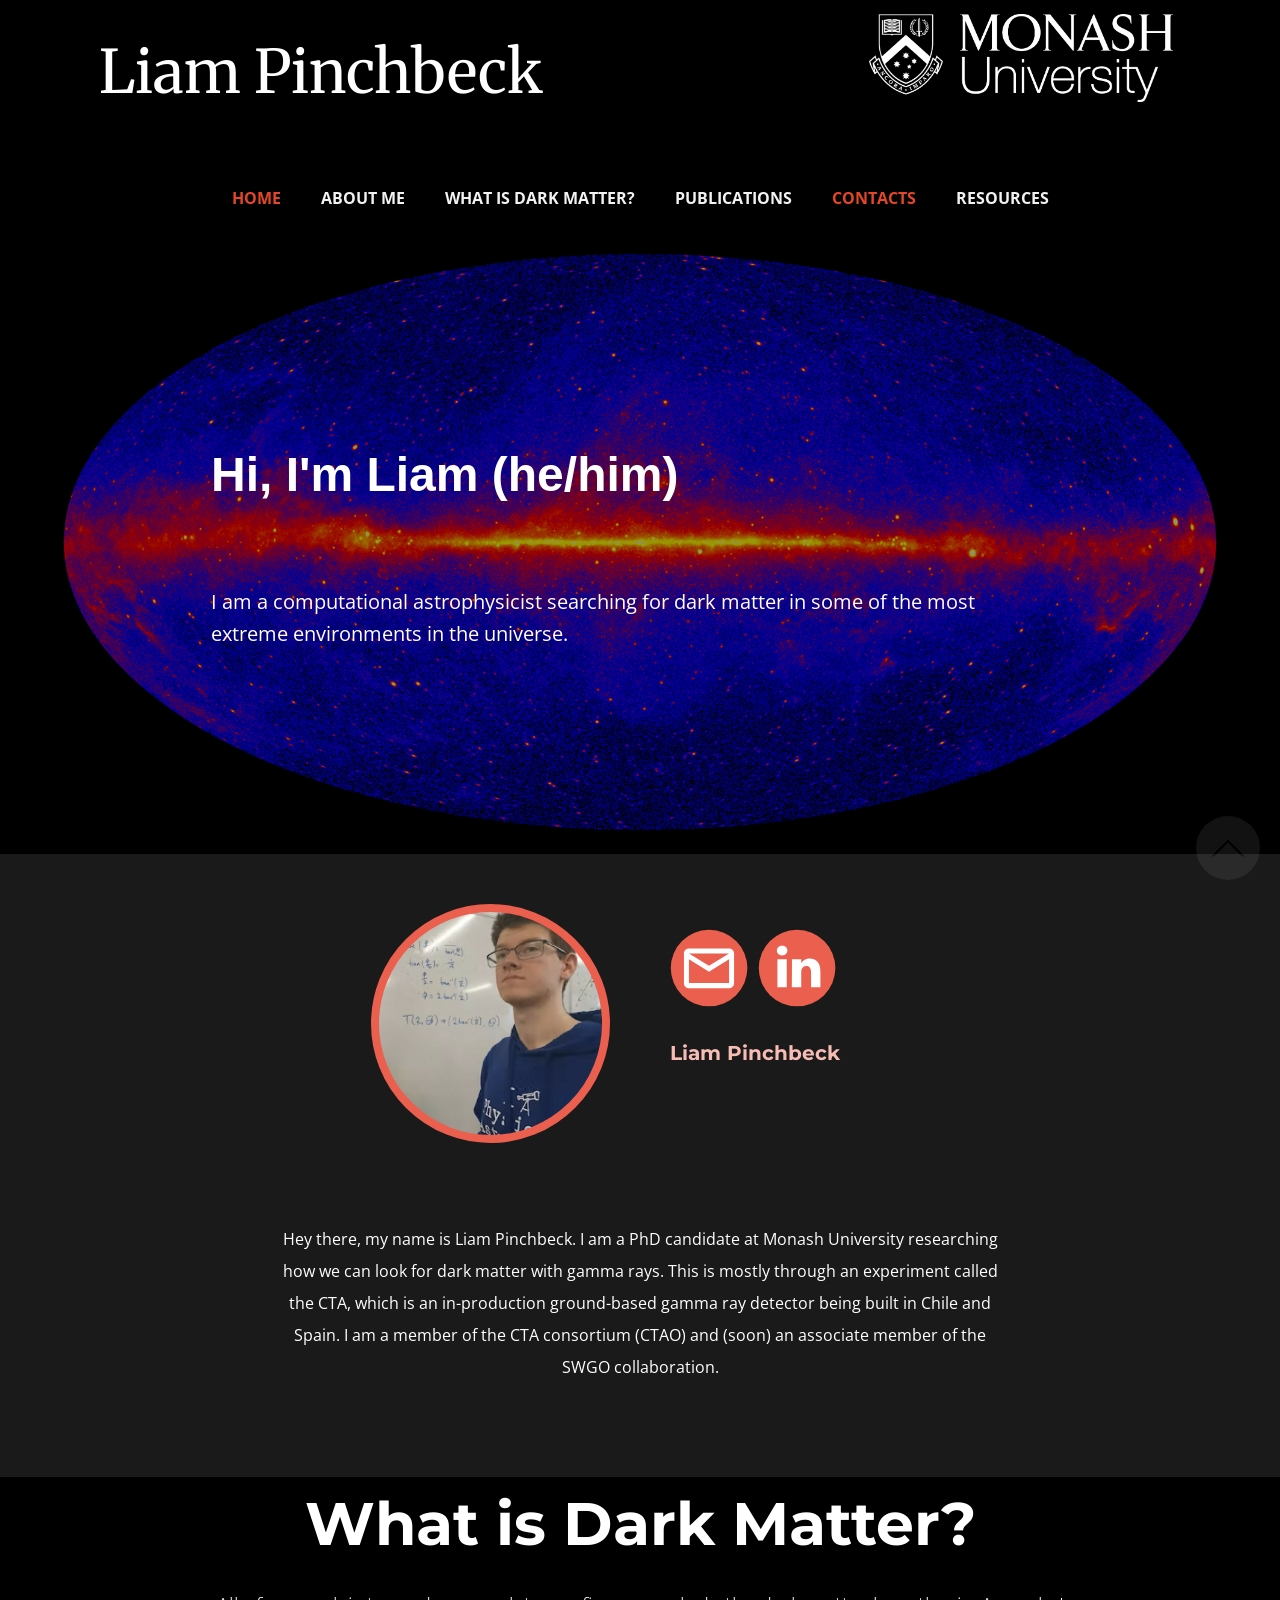
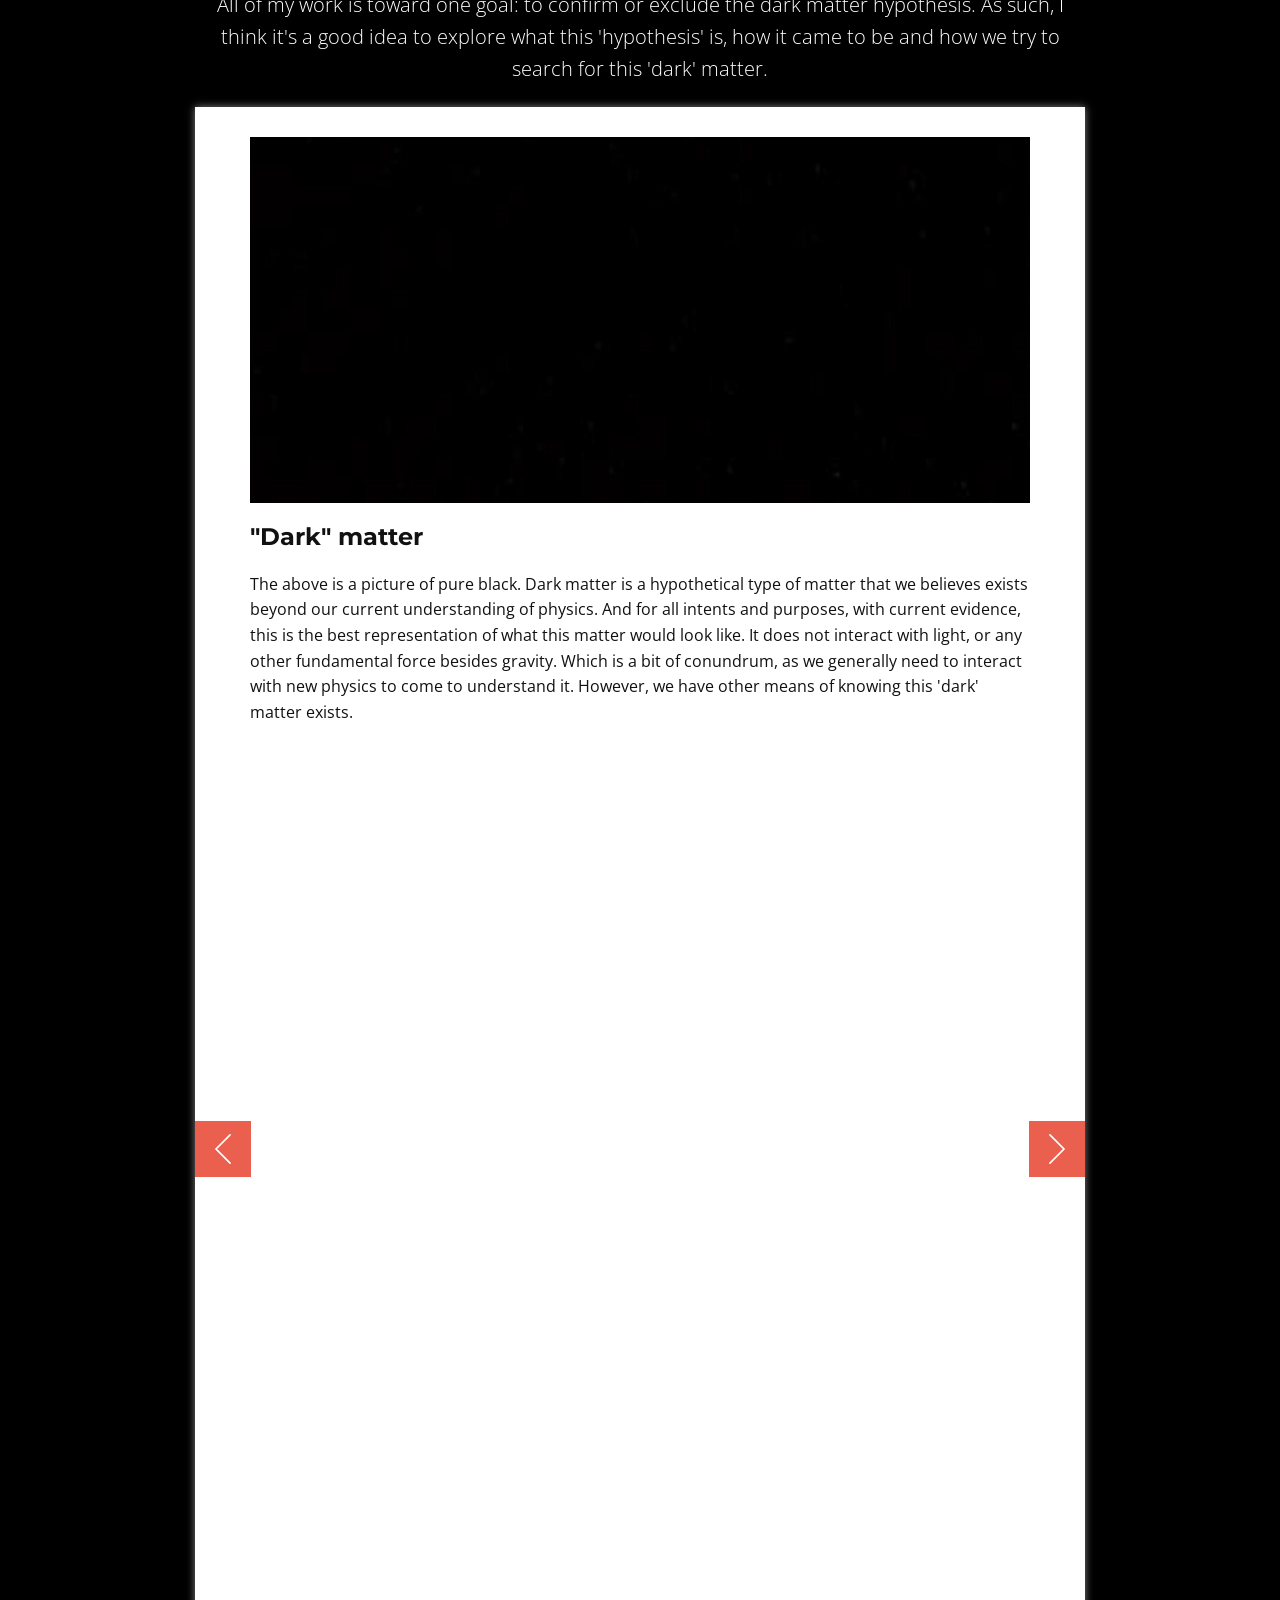
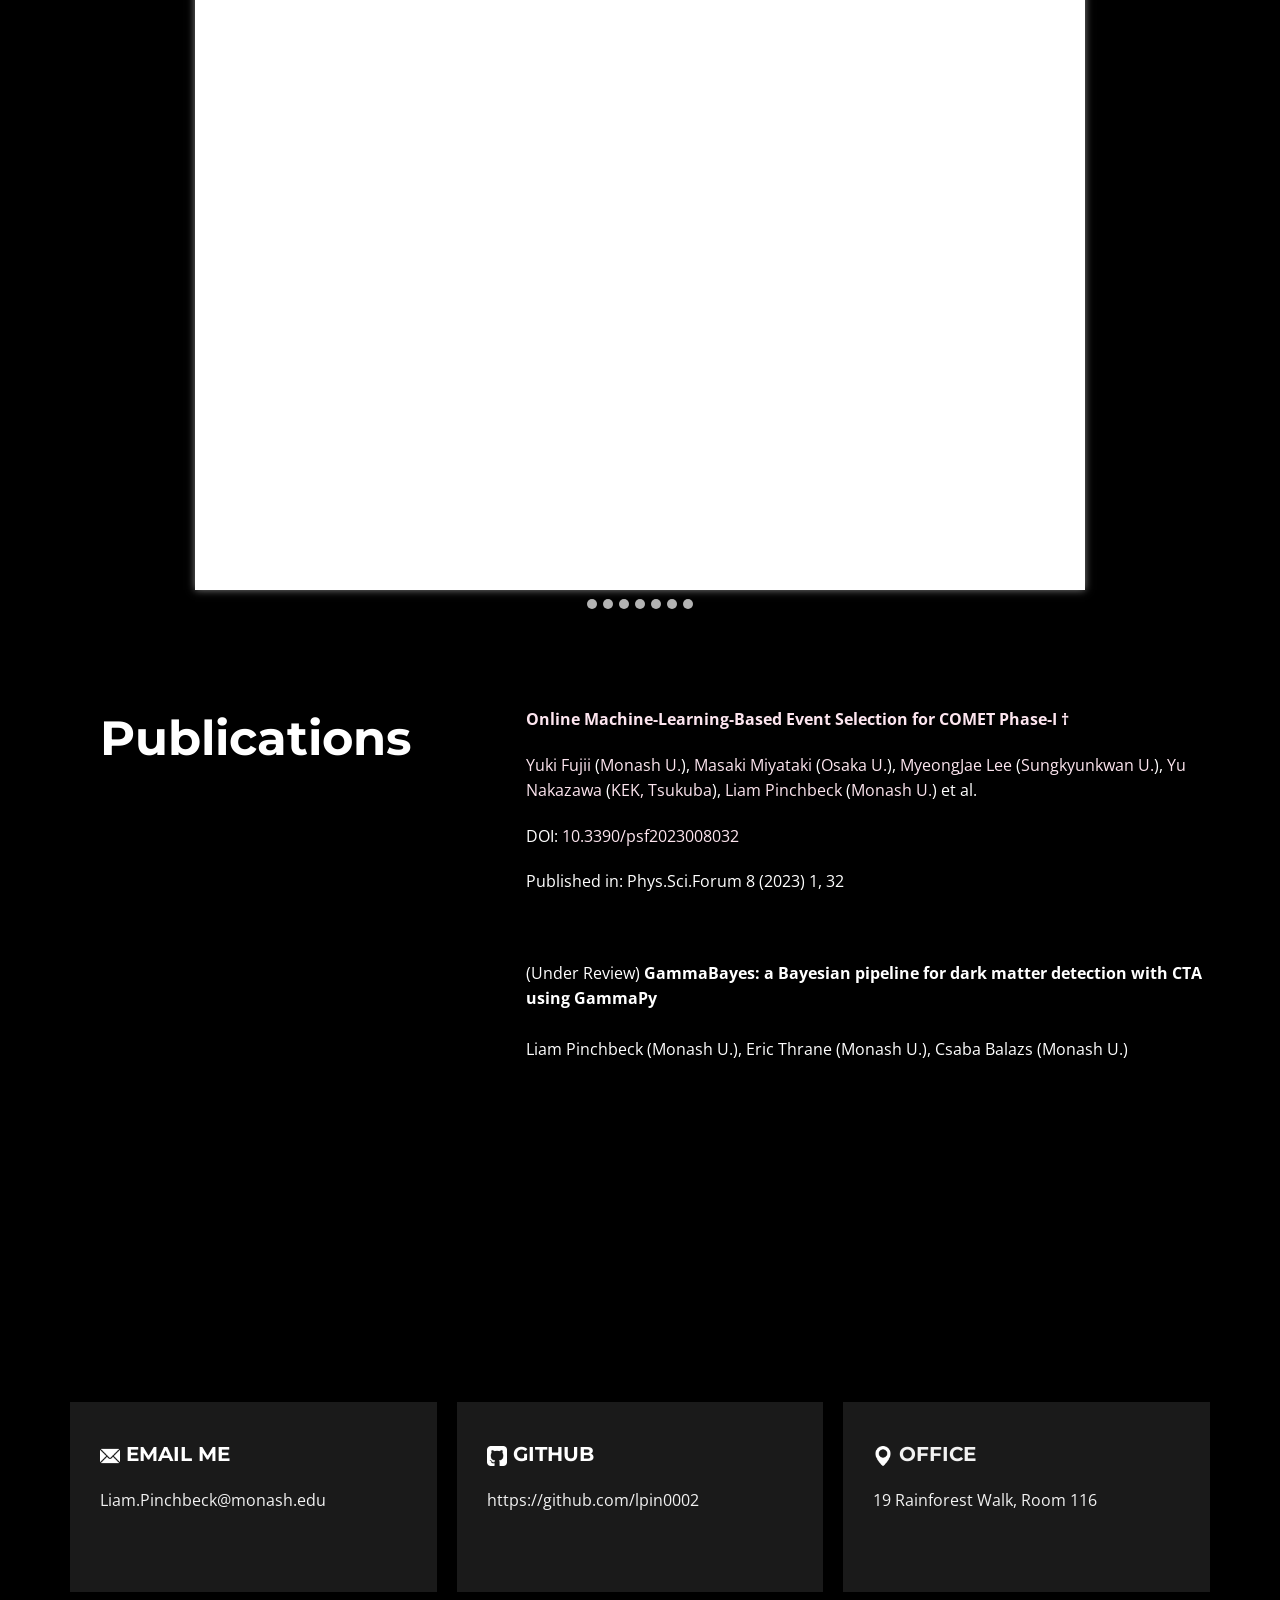
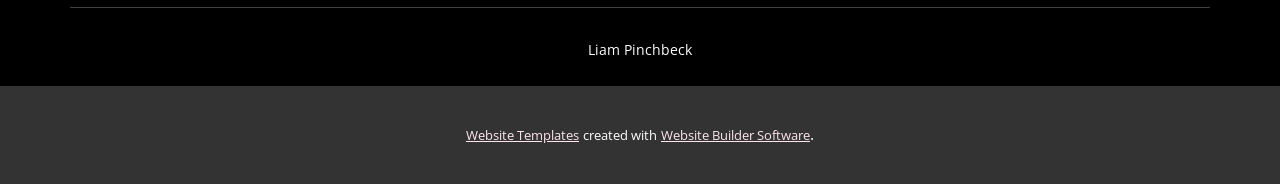
<file: home-1.html>
<!DOCTYPE html>
<html style="font-size: 16px;" lang="en"><head>
    <meta name="viewport" content="width=device-width, initial-scale=1.0">
    <meta charset="utf-8">
    <meta name="keywords" content="Hi, I&amp;apos;m Liam (he/him), What is Dark Matter?">
    <meta name="description" content="Landing page for Liam Pinchbeck's website">
    <title>home 1</title>
    <link rel="stylesheet" href="nicepage.css" media="screen">
<link rel="stylesheet" href="home-1.css" media="screen">
    <script class="u-script" type="text/javascript" src="jquery-1.9.1.min.js" defer=""></script>
    <script class="u-script" type="text/javascript" src="nicepage.js" defer=""></script>
    <meta name="generator" content="Nicepage 6.1.4, nicepage.com">
    <link id="u-theme-google-font" rel="stylesheet" href="https://fonts.googleapis.com/css?family=Montserrat:100,100i,200,200i,300,300i,400,400i,500,500i,600,600i,700,700i,800,800i,900,900i|Open+Sans:300,300i,400,400i,500,500i,600,600i,700,700i,800,800i">
    <link id="u-page-google-font" rel="stylesheet" href="https://fonts.googleapis.com/css?family=Montserrat:100,100i,200,200i,300,300i,400,400i,500,500i,600,600i,700,700i,800,800i,900,900i|Merriweather:300,300i,400,400i,700,700i,900,900i">
    
    
    
    
    
    
    
    <script type="application/ld+json">{
		"@context": "http://schema.org",
		"@type": "Organization",
		"name": "",
		"url": "/"
}</script>
    <meta name="theme-color" content="#e70f6e">
    <meta property="og:title" content="home 1">
    <meta property="og:description" content="Landing page for Liam Pinchbeck's website">
    <meta property="og:type" content="website">
    <link rel="canonical" href="/">
  <meta data-intl-tel-input-cdn-path="intlTelInput/"></head>
  <body data-path-to-root="./" data-include-products="false" class="u-body u-palette-2-base u-xl-mode" data-lang="en"><header class=" u-clearfix u-header u-section-row-container" id="sec-9f37"><div class="u-section-rows">
        <div class="u-black u-section-row u-section-row-1" id="sec-71fa">
          <div class="u-clearfix u-sheet u-sheet-1">
            <img class="u-image u-image-contain u-image-default u-image-1" src="images/_Monash_White2lineYES.png" alt="" data-image-width="4038" data-image-height="1171">
            <p class="u-custom-font u-font-merriweather u-text u-text-1">Liam Pinchbeck</p>
          </div>
          
          
          
          
          
        </div>
        <div class="u-black u-section-row u-section-row-2" id="sec-13b1">
          <div class="u-clearfix u-sheet u-sheet-2">
            <nav class="u-menu u-menu-one-level u-offcanvas u-menu-1">
              <div class="menu-collapse" style="font-size: 1rem; letter-spacing: 0px; font-weight: 700; text-transform: uppercase;">
                <a class="u-button-style u-custom-active-border-color u-custom-border u-custom-border-color u-custom-borders u-custom-hover-border-color u-custom-left-right-menu-spacing u-custom-text-active-color u-custom-text-color u-custom-text-hover-color u-custom-top-bottom-menu-spacing u-nav-link" href="#">
                  <svg class="u-svg-link" viewBox="0 0 24 24"><use xlink:href="#menu-hamburger"></use></svg>
                  <svg class="u-svg-content" version="1.1" id="menu-hamburger" viewBox="0 0 16 16" x="0px" y="0px" xmlns:xlink="http://www.w3.org/1999/xlink" xmlns="http://www.w3.org/2000/svg"><g><rect y="1" width="16" height="2"></rect><rect y="7" width="16" height="2"></rect><rect y="13" width="16" height="2"></rect>
</g></svg>
                </a>
              </div>
              <div class="u-custom-menu u-nav-container">
                <ul class="u-nav u-spacing-20 u-unstyled u-nav-1"><li class="u-nav-item"><a class="u-border-active-grey-30 u-border-hover-grey-30 u-button-style u-nav-link u-text-active-custom-color-1 u-text-grey-5 u-text-hover-custom-color-1" href="home-1.html" style="padding: 10px;">Home</a>
</li><li class="u-nav-item"><a class="u-border-active-grey-30 u-border-hover-grey-30 u-button-style u-nav-link u-text-active-custom-color-1 u-text-grey-5 u-text-hover-custom-color-1" href="home-1.html#carousel_7910" style="padding: 10px;">About Me</a>
</li><li class="u-nav-item"><a class="u-border-active-grey-30 u-border-hover-grey-30 u-button-style u-nav-link u-text-active-custom-color-1 u-text-grey-5 u-text-hover-custom-color-1" href="home-1.html#carousel_6a9b" style="padding: 10px;">What is dark matter?</a>
</li><li class="u-nav-item"><a class="u-border-active-grey-30 u-border-hover-grey-30 u-button-style u-nav-link u-text-active-custom-color-1 u-text-grey-5 u-text-hover-custom-color-1" href="home-1.html#sec-739d" style="padding: 10px;">Publications</a>
</li><li class="u-nav-item"><a class="u-border-active-grey-30 u-border-hover-grey-30 u-button-style u-nav-link u-text-active-custom-color-1 u-text-grey-5 u-text-hover-custom-color-1" href="home-1.html#carousel-0faf" style="padding: 10px;">Contacts</a>
</li><li class="u-nav-item"><a class="u-border-active-grey-30 u-border-hover-grey-30 u-button-style u-nav-link u-text-active-custom-color-1 u-text-grey-5 u-text-hover-custom-color-1" href="Resources.html" style="padding: 10px;">Resources</a>
</li></ul>
              </div>
              <div class="u-custom-menu u-nav-container-collapse">
                <div class="u-black u-container-style u-inner-container-layout u-opacity u-opacity-95 u-sidenav">
                  <div class="u-inner-container-layout u-sidenav-overflow">
                    <div class="u-menu-close"></div>
                    <ul class="u-align-center u-nav u-popupmenu-items u-unstyled u-nav-2"><li class="u-nav-item"><a class="u-button-style u-nav-link" href="home-1.html">Home</a>
</li><li class="u-nav-item"><a class="u-button-style u-nav-link" href="home-1.html#carousel_7910">About Me</a>
</li><li class="u-nav-item"><a class="u-button-style u-nav-link" href="home-1.html#carousel_6a9b">What is dark matter?</a>
</li><li class="u-nav-item"><a class="u-button-style u-nav-link" href="home-1.html#sec-739d">Publications</a>
</li><li class="u-nav-item"><a class="u-button-style u-nav-link" href="home-1.html#carousel-0faf">Contacts</a>
</li><li class="u-nav-item"><a class="u-button-style u-nav-link" href="Resources.html">Resources</a>
</li></ul>
                  </div>
                </div>
                <div class="u-black u-menu-overlay u-opacity u-opacity-70"></div>
              </div>
            </nav>
          </div>
          
          
          
          
          
        </div>
      </div></header>
    <section class="u-clearfix u-image u-shading u-section-1" id="carousel_a18a" data-image-width="2160" data-image-height="1080">
      <div class="u-clearfix u-sheet u-sheet-1">
        <h1 class="u-align-center u-custom-font u-font-arial u-text u-text-default u-text-1">Hi, I'm Liam (he/him)</h1>
        <p class="u-align-left u-large-text u-text u-text-variant u-text-2">I am a computational astrophysicist searching for dark matter in some of the most extreme environments in the universe. &nbsp;</p>
      </div>
    </section>
    <section class="u-align-center u-clearfix u-grey-90 u-section-2" id="carousel_7910">
      <div class="u-clearfix u-sheet u-sheet-1">
        <div class="data-layout-selected u-clearfix u-layout-wrap u-layout-wrap-1">
          <div class="u-layout">
            <div class="u-layout-row">
              <div class="u-container-style u-layout-cell u-size-30 u-layout-cell-1">
                <div class="u-container-layout u-valign-bottom u-container-layout-1">
                  <div class="u-border-8 u-border-palette-2-base u-expanded-width u-image u-image-circle u-preserve-proportions u-image-1" alt="" data-image-width="600" data-image-height="600">
                    <div class="u-preserve-proportions-child" style="padding-top: 100%;"></div>
                  </div>
                </div>
              </div>
              <div class="u-align-center-sm u-align-center-xs u-container-style u-layout-cell u-size-30 u-layout-cell-2">
                <div class="u-container-layout u-container-layout-2">
                  <div class="u-hover-feature u-social-icons u-spacing-10 u-social-icons-1">
                    <a class="u-social-url" target="_blank" data-type="Email" title="Email" href="mailto:Liam.Pinchbeck@monash.edu"><span class="u-icon u-social-email u-social-icon u-text-palette-2-base u-icon-1"><svg class="u-svg-link" preserveAspectRatio="xMidYMin slice" viewBox="0 0 112 112" style=""><use xlink:href="#svg-3123"></use></svg><svg class="u-svg-content" viewBox="0 0 112 112" x="0" y="0" id="svg-3123"><circle fill="currentColor" cx="56.1" cy="56.1" r="55"></circle><path id="path3864" fill="#FFFFFF" d="M27.2,28h57.6c4,0,7.2,3.2,7.2,7.2l0,0v42.7c0,3.9-3.2,7.2-7.2,7.2l0,0H27.2
	c-4,0-7.2-3.2-7.2-7.2V35.2C20,31.1,23.2,28,27.2,28 M56,52.9l28.8-17.8H27.2L56,52.9 M27.2,77.7h57.6V43.5L56,61.3L27.2,43.5V77.7z
	"></path></svg></span>
                    </a>
                    <a class="u-social-url" target="_blank" data-type="LinkedIn" title="LinkedIn" href="https://www.linkedin.com/in/liam-pinchbeck/?originalSubdomain=au"><span class="u-icon u-social-icon u-social-linkedin u-text-palette-2-base u-icon-2"><svg class="u-svg-link" preserveAspectRatio="xMidYMin slice" viewBox="0 0 112 112" style=""><use xlink:href="#svg-27e9"></use></svg><svg class="u-svg-content" viewBox="0 0 112 112" x="0" y="0" id="svg-27e9"><circle fill="currentColor" cx="56.1" cy="56.1" r="55"></circle><path fill="#FFFFFF" d="M41.3,83.7H27.9V43.4h13.4V83.7z M34.6,37.9L34.6,37.9c-4.6,0-7.5-3.1-7.5-7c0-4,3-7,7.6-7s7.4,3,7.5,7
      C42.2,34.8,39.2,37.9,34.6,37.9z M89.6,83.7H76.2V62.2c0-5.4-1.9-9.1-6.8-9.1c-3.7,0-5.9,2.5-6.9,4.9c-0.4,0.9-0.4,2.1-0.4,3.3v22.5
      H48.7c0,0,0.2-36.5,0-40.3h13.4v5.7c1.8-2.7,5-6.7,12.1-6.7c8.8,0,15.4,5.8,15.4,18.1V83.7z"></path></svg></span>
                    </a>
                  </div>
                  <h6 class="u-custom-font u-font-montserrat u-text u-text-default u-text-1">Liam Pinchbeck</h6>
                </div>
              </div>
            </div>
          </div>
        </div>
        <p class="u-text u-text-2">Hey there, my name is Liam Pinchbeck. I am a PhD candidate at Monash University researching how we can look for dark matter with gamma rays. This is mostly through an experiment called the CTA, which is an in-production ground-based gamma ray detector being built in Chile and Spain. I am a member of the CTA consortium (CTAO) and (soon) an associate member of the SWGO collaboration.<br>
        </p>
      </div>
      
    </section>
    <section class="u-align-center u-black u-clearfix u-section-3" id="carousel_6a9b">
      <div class="u-clearfix u-sheet u-sheet-1">
        <h2 class="u-text u-text-1">What is Dark Matter?</h2>
        <p class="u-text u-text-2">All of my work is toward one goal: to confirm or exclude the dark matter hypothesis. As such, I think it's a good idea to explore what this 'hypothesis' is, how it came to be and how we try to search for this 'dark' matter.</p>
        <div id="carousel-e1c2" data-interval="5000" data-u-ride="carousel" class="custom-expanded u-carousel u-slider u-slider-1">
          <ol class="u-absolute-hcenter u-carousel-indicators u-carousel-indicators-1">
            <li data-u-target="#carousel-e1c2" class="u-active u-grey-30 u-shape-circle" data-u-slide-to="0" style="width: 10px; height: 10px;"></li>
            <li data-u-target="#carousel-e1c2" class="u-grey-30 u-shape-circle" data-u-slide-to="1" style="width: 10px; height: 10px;"></li>
            <li data-u-target="#carousel-e1c2" class="u-grey-30 u-shape-circle" data-u-slide-to="2" style="width: 10px; height: 10px;"></li>
            <li data-u-target="#carousel-e1c2" class="u-grey-30 u-shape-circle" data-u-slide-to="3" style="width: 10px; height: 10px;"></li>
            <li data-u-target="#carousel-e1c2" class="u-grey-30 u-shape-circle" data-u-slide-to="4" style="width: 10px; height: 10px;"></li>
            <li data-u-target="#carousel-e1c2" class="u-grey-30 u-shape-circle" data-u-slide-to="5" style="width: 10px; height: 10px;"></li>
            <li data-u-target="#carousel-e1c2" class="u-grey-30 u-shape-circle" data-u-slide-to="6" style="width: 10px; height: 10px;"></li>
          </ol>
          <div class="u-carousel-inner" role="listbox" style="">
            <div class="u-active u-carousel-item u-container-style u-slide u-white u-carousel-item-1">
              <div class="u-container-layout u-valign-top u-container-layout-1">
                <img class="u-expanded-width u-image u-image-default u-image-1" src="images/960x0.jpg" alt="" data-image-width="960" data-image-height="540">
                <h4 class="u-text u-text-3">"Dark" matter</h4>
                <p class="u-text u-text-default u-text-4">The above is a picture of pure black. Dark matter is a hypothetical type of matter that we believes exists beyond our current understanding of physics. And for all intents and purposes, with current evidence, this is the best representation of what this matter would look like. It does not interact with light, or any other fundamental force besides gravity. Which is a bit of conundrum, as we generally need to interact with new physics to come to understand it. However, we have other means of knowing this 'dark' matter exists.</p>
              </div>
            </div>
            <div class="u-align-left u-carousel-item u-container-style u-slide u-white u-carousel-item-2">
              <div class="u-container-layout u-container-layout-2">
                <img class="u-expanded-width u-image u-image-default u-image-2" src="images/Rotation_curve_of_spiral_galaxy_Messier_33_Triangulum.png" alt="" data-image-width="1920" data-image-height="1080">
                <h4 class="u-text u-text-5">Strange Paths</h4>
                <p class="u-text u-text-6">One of the first anomalous observations that lead us to believe in the dark matter hypothesis are those of&nbsp;<i> galaxy rotation curves</i> .&nbsp;<br>
                  <br>This is where you will need to help me out. Grab something like a string and attach it to a ball, rock, or whatever you want with good weight to it. (Alternatively, grab a friend!... literally). What I want you to do is to then start spinning it around. If you try to increase the speed of the thing you are spinning, the more force you have to exert (if you chose the friend option, please don't rip their arms out). Less force less velocity, you get it.&nbsp;<br>
                  <br>Orbits of planets or galaxies are much the same, with a little fine tuning. The more massive a galaxy is for example, the more of a gravitational pull it exerts on the objects surrounding it at certain distances away from its centre. We can then relate this back to the velocities of the objects orbiting.&nbsp;<br>
                  <br>If something is orbiting too slowly, it will fall into the centre, and too fast, it will escape the gravitational pull of the galaxy. Much like if you swung the object you chose to slowly it would simply drop and not spin well, or if you spun it fast enough to snap the connection between it and you (again, if you chose the friend option, this is something you shouldn't do . . . please).&nbsp;<br>
                  <br>We can estimate this force exerted by the galaxy by the light or energy it emits, allowing us to estimate its mass and through Newton's laws, the force exerted on the objects. For more info on this, head on over to the Wikipedia page for the Tully-Fisher relation.<br>
                  <br>What is strange is that in many galaxies, or galaxy clusters, such as the M33 galaxy shown above, we see that objects are rotating faster than we would expect. And not only that, the further away you go, the faster they become.<br>
                  <br>This either means: 1. Our theory of gravity is wrong (hard, and complicated) or 2. There is some mass we aren't seeing (can be hard, but debatably simpler). The second option is taken as the first piece of evidence towards the dark matter hypothesis.
                </p>
              </div>
            </div>
            <div class="u-align-left u-carousel-item u-container-style u-slide u-white u-carousel-item-3">
              <div class="u-container-layout u-container-layout-3">
                <p class="u-large-text u-text u-text-variant u-text-7">The piece of evidence that convinced me was that of the Bullet Cluster shown above. The Bullet Cluster is actually a pair of colliding galaxies clusters. The red shading represents hot gas, or normal matter, which we know through observations of X-rays. However, through gravitational lensing we know that there are separate areas, shaded in blue, that have mass, but cannot be normal matter. This is because it is not luminous (not observations of light) and the different areas exhibit different behaviours through their mass distributions.&nbsp;<br>
                  <br>One can see that the red shading vaguely looks like two collections of hot has have collided (the name 'bullet' comes from the right area that vaguely looks like a bullet). With the mass distributions flattened slightly or at least not visibly spherical like we expect most stable gas distributions.<br>
                  <br>The blue shading does not exhibit this behaviour. If you have another look at the blue shaded areas again you can actually see that they approximately circular. Almost like the mass distributions phased through each other. The overall mass of these areas and this behaviour lead us to believe that the blue areas are made of dark matter. As I talked about before, dark matter's main behaviour is that it doesn't interact with normal matter beyond gravitational effects, so the dark matter can't 'hit' the normal matter. This behaviour would manifest as shown in the above figure.&nbsp;<br>
                  <br>The second possibility for the strange galaxy rotation observations from the previous slide, of modified gravity, has a much harder time trying to explain these observations. So hard, that most people simply invoke Occam's razor and no longer consider it (like me).
                </p>
                <div class="data-layout-selected u-clearfix u-expanded-width u-gutter-30 u-layout-wrap u-layout-wrap-1">
                  <div class="u-gutter-0 u-layout" style="">
                    <div class="u-layout-row" style="">
                      <div class="u-align-left u-container-style u-layout-cell u-size-60 u-layout-cell-1">
                        <div class="u-container-layout u-valign-top u-container-layout-4">
                          <img class="u-expanded-width u-image u-image-default u-image-3" src="images/The_Bullet_Cluster.jpg" alt="" data-image-width="3000" data-image-height="2168">
                          <h4 class="u-text u-text-8">Guns and Gravity<br>
                          </h4>
                        </div>
                      </div>
                    </div>
                  </div>
                </div>
              </div>
            </div>
            <div class="u-align-left u-carousel-item u-container-style u-slide u-white u-carousel-item-4">
              <div class="u-container-layout u-container-layout-5">
                <img class="u-expanded-width u-image u-image-4" src="images/Electromagnetic-Spectrum-1024x683.png" data-image-width="1024" data-image-height="683">
                <h4 class="u-text u-text-9">Lights, cameras, active galactic nuclei</h4>
                <p class="u-large-text u-text u-text-variant u-text-10">Lorem ipsum dolor sit amet, consectetur adipiscing elit, sed do eiusmod tempor incididunt ut labore et dolore magna.</p>
              </div>
            </div>
            <div class="u-carousel-item u-container-style u-slide u-white">
              <div class="u-container-layout u-container-layout-6">
                <img class="custom-expanded u-image u-image-default u-image-5" src="images/ScreenShot2021-02-03at11.18.39PM.png" alt="" data-image-width="421" data-image-height="222">
                <h4 class="u-text u-text-11">The time for coming together and exploding</h4>
                <p class="u-text u-text-12"> Lorem ipsum dolor sit amet, consectetur adipiscing elit, sed do eiusmod tempor incididunt ut labore et dolore magna.</p>
              </div>
            </div>
            <div class="u-carousel-item u-container-style u-slide u-white u-carousel-item-6">
              <div class="u-container-layout u-container-layout-7">
                <img class="custom-expanded u-image u-image-6" src="images/maxresdefault.jpg" data-image-width="1280" data-image-height="720">
                <img class="u-image u-image-default u-image-7" src="images/Cherenkov-radiation.jpg" alt="" data-image-width="1024" data-image-height="795">
                <h4 class="u-text u-text-13">Nuclear reactors and phony actors</h4>
                <p class="u-text u-text-14"> Lorem ipsum dolor sit amet, consectetur adipiscing elit, sed do eiusmod tempor incididunt ut labore et dolore magna.</p>
              </div>
            </div>
            <div class="u-carousel-item u-container-style u-slide u-white u-carousel-item-7">
              <div class="u-container-layout u-container-layout-8">
                <img class="u-expanded-width u-image u-image-default u-image-8" src="images/Fermi_144-month_Fermi_all-sky_hammer_2160x1080.png" alt="" data-image-width="2160" data-image-height="1080">
                <h4 class="u-text u-text-15"> Decoding the Cosmic Light Show</h4>
                <p class="u-text u-text-16"> Lorem ipsum dolor sit amet, consectetur adipiscing elit, sed do eiusmod tempor incididunt ut labore et dolore magna.<br>
                </p>
              </div>
            </div>
          </div>
          <a class="u-absolute-vcenter u-carousel-control u-carousel-control-prev u-palette-2-base u-spacing-13 u-text-body-alt-color u-text-hover-white u-carousel-control-1" href="#carousel-e1c2" role="button" data-u-slide="prev">
            <span aria-hidden="true">
              <svg viewBox="0 0 477.175 477.175"><path d="M145.188,238.575l215.5-215.5c5.3-5.3,5.3-13.8,0-19.1s-13.8-5.3-19.1,0l-225.1,225.1c-5.3,5.3-5.3,13.8,0,19.1l225.1,225
		c2.6,2.6,6.1,4,9.5,4s6.9-1.3,9.5-4c5.3-5.3,5.3-13.8,0-19.1L145.188,238.575z"></path></svg>
            </span>
            <span class="sr-only">
              <svg viewBox="0 0 477.175 477.175"><path d="M145.188,238.575l215.5-215.5c5.3-5.3,5.3-13.8,0-19.1s-13.8-5.3-19.1,0l-225.1,225.1c-5.3,5.3-5.3,13.8,0,19.1l225.1,225
		c2.6,2.6,6.1,4,9.5,4s6.9-1.3,9.5-4c5.3-5.3,5.3-13.8,0-19.1L145.188,238.575z"></path></svg>
            </span>
          </a>
          <a class="u-absolute-vcenter u-carousel-control u-carousel-control-next u-palette-2-base u-spacing-13 u-text-body-alt-color u-text-hover-white u-carousel-control-2" href="#carousel-e1c2" role="button" data-u-slide="next">
            <span aria-hidden="true">
              <svg viewBox="0 0 477.175 477.175"><path d="M360.731,229.075l-225.1-225.1c-5.3-5.3-13.8-5.3-19.1,0s-5.3,13.8,0,19.1l215.5,215.5l-215.5,215.5
		c-5.3,5.3-5.3,13.8,0,19.1c2.6,2.6,6.1,4,9.5,4c3.4,0,6.9-1.3,9.5-4l225.1-225.1C365.931,242.875,365.931,234.275,360.731,229.075z"></path></svg>
            </span>
            <span class="sr-only">
              <svg viewBox="0 0 477.175 477.175"><path d="M360.731,229.075l-225.1-225.1c-5.3-5.3-13.8-5.3-19.1,0s-5.3,13.8,0,19.1l215.5,215.5l-215.5,215.5
		c-5.3,5.3-5.3,13.8,0,19.1c2.6,2.6,6.1,4,9.5,4c3.4,0,6.9-1.3,9.5-4l225.1-225.1C365.931,242.875,365.931,234.275,360.731,229.075z"></path></svg>
            </span>
          </a>
        </div>
      </div>
    </section>
    <section class="u-black u-clearfix u-section-4" id="sec-739d">
      <div class="u-clearfix u-sheet u-sheet-1">
        <div class="data-layout-selected u-clearfix u-expanded-width u-layout-wrap u-layout-wrap-1">
          <div class="u-layout">
            <div class="u-layout-row">
              <div class="u-container-style u-layout-cell u-size-24 u-layout-cell-1">
                <div class="u-container-layout u-container-layout-1">
                  <h1 class="u-text u-text-default u-text-1">Publications</h1>
                </div>
              </div>
              <div class="u-container-style u-layout-cell u-size-36 u-layout-cell-2">
                <div class="u-container-layout u-container-layout-2">
                  <p class="u-text u-text-default u-text-2"></p>
                  <p class="u-text u-text-default u-text-3"></p>
                  <p><b>
                      <a href="https://inspirehep.net/literature/2686777"> Online Machine-Learning-Based Event Selection for COMET Phase-I † </a></b>
                  </p>
                  <p>
                    <a href="https://inspirehep.net/authors/1270303">Yuki Fujii</a> (<a href="https://inspirehep.net/institutions/903019">Monash U.</a>), <a href="https://inspirehep.net/authors/2686778">Masaki Miyataki</a> (<a href="https://inspirehep.net/institutions/903105">Osaka U.</a>), <a href="https://inspirehep.net/authors/1205930">MyeongJae Lee</a> (<a href="https://inspirehep.net/institutions/905859">Sungkyunkwan U.</a>), <a href="https://inspirehep.net/authors/1961999">Yu Nakazawa</a> (<a href="https://inspirehep.net/institutions/902916">KEK, Tsukuba</a>), <a href="https://inspirehep.net/authors/2686779">Liam Pinchbeck</a> (<a href="https://inspirehep.net/institutions/903019">Monash U.</a>) et al.
                  </p>
                  <p> DOI: <a href="https://doi.org/10.3390/psf2023008032"> 10.3390/psf2023008032 </a>
                  </p>
                  <p> Published in:
      Phys.Sci.Forum 8 (2023) 1,
      32</p>
                  <br>
                  <p></p>
                  <p class="u-text u-text-4">
                    <a class="u-border-none u-btn u-button-link u-button-style u-none u-text-active-custom-color-2 u-text-body-alt-color u-text-hover-palette-2-base u-btn-1" data-href="https://github.com/lpin0002/GammaBayes" data-target="_blank">(Under Review) <span style="font-weight: 700;">GammaBayes: a Bayesian pipeline for dark matter detection with CTA using GammaPy</span>
                      <br>
                      <br>Liam Pinchbeck (Monash U.), Eric Thrane (Monash U.), Csaba Balazs (Monash U.)
                    </a>
                  </p>
                </div>
              </div>
            </div>
          </div>
        </div>
      </div>
    </section>
    <section class="u-black u-clearfix u-section-5" id="carousel_1f3b">
      <div class="u-list u-list-1">
        <div class="u-repeater u-repeater-1">
          <div class="u-align-left u-container-style u-grey-90 u-list-item u-repeater-item u-shape-rectangle u-list-item-1">
            <div class="u-container-layout u-similar-container u-container-layout-1">
              <h5 class="u-text u-text-1">
                <a class="u-active-none u-border-none u-btn u-button-link u-button-style u-hover-none u-none u-text-active-custom-color-2 u-text-hover-palette-2-base u-text-white u-btn-1" data-href="mailto:Liam.Pinchbeck@monash.edu"><span class="u-file-icon u-icon u-text-white"><img src="images/542689-de5251b7.png" alt=""></span>&nbsp;Email me
                </a>
              </h5>
              <p class="u-text u-text-grey-5 u-text-2">
                <a class="u-active-none u-border-none u-btn u-button-link u-button-style u-hover-none u-none u-text-active-custom-color-2 u-text-grey-5 u-text-hover-palette-2-base u-btn-2" data-href="mailto:Liam.Pinchbeck@monash.edu">Liam.Pinchbeck@monash.edu</a>
              </p>
            </div>
          </div>
          <div class="u-align-left u-container-style u-grey-90 u-list-item u-repeater-item u-shape-rectangle u-list-item-2">
            <div class="u-container-layout u-similar-container u-container-layout-2">
              <h5 class="u-text u-text-3">
                <a class="u-active-none u-border-none u-btn u-button-link u-button-style u-hover-none u-none u-text-active-custom-color-2 u-text-body-alt-color u-text-hover-palette-2-base u-btn-3" data-href="https://nicepage.com"><span class="u-file-icon u-icon u-text-white"><img src="images/25657-b94a0213.png" alt=""></span>&nbsp;GitHub
                </a>
              </h5>
              <p class="u-text u-text-grey-5 u-text-4">
                <a class="u-active-none u-border-none u-btn u-button-link u-button-style u-hover-none u-none u-text-active-custom-color-2 u-text-grey-5 u-text-hover-palette-2-base u-btn-4" data-href="https://github.com/lpin0002" data-target="_blank"> https://github.com/lpin0002</a>
              </p>
            </div>
          </div>
          <div class="u-align-left u-container-style u-grey-90 u-list-item u-repeater-item u-shape-rectangle u-list-item-3">
            <div class="u-container-layout u-similar-container u-container-layout-3">
              <h5 class="u-text u-text-5">
                <a class="u-active-none u-border-none u-btn u-button-link u-button-style u-hover-none u-none u-text-active-custom-color-2 u-text-grey-5 u-text-hover-palette-2-base u-btn-5" data-href="19 Rainforest Walk, Clayton VIC 3168" data-target="_blank"><span class="u-file-icon u-icon u-text-white"><img src="images/3179068-1a68b34a.png" alt=""></span>&nbsp;Office
                </a>
              </h5>
              <p class="u-text u-text-grey-5 u-text-6">
                <a class="u-active-none u-border-none u-btn u-button-link u-button-style u-hover-none u-none u-text-active-custom-color-2 u-text-grey-5 u-text-hover-palette-2-base u-btn-6" href="19 Rainforest Walk, Clayton VIC 3168" target="_blank">19 Rainforest Walk, Room 116</a>
              </p>
            </div>
          </div>
        </div>
      </div>
    </section>
    
    
    
    <footer class="u-black u-clearfix u-footer" id="sec-69dc"><div class="u-clearfix u-sheet u-sheet-1">
        <div class="u-align-left u-border-1 u-border-white u-expanded-width u-line u-line-horizontal u-opacity u-opacity-25 u-line-1"></div>
        <p class="u-align-center u-small-text u-text u-text-variant u-text-1">Liam Pinchbeck</p>
      </div></footer>
    <section class="u-backlink u-clearfix u-grey-80">
      <a class="u-link" href="https://nicepage.com/website-templates" target="_blank">
        <span>Website Templates</span>
      </a>
      <p class="u-text">
        <span>created with</span>
      </p>
      <a class="u-link" href="" target="_blank">
        <span>Website Builder Software</span>
      </a>. 
    </section><span style="height: 64px; width: 64px; margin-left: 0px; margin-right: auto; margin-top: 0px; background-image: none; right: 20px; bottom: 20px; padding: 15px;" class="u-back-to-top u-icon u-icon-circle u-opacity u-opacity-85 u-white" data-href="#">
        <svg class="u-svg-link" preserveAspectRatio="xMidYMin slice" viewBox="0 0 551.13 551.13"><use xmlns:xlink="http://www.w3.org/1999/xlink" xlink:href="#svg-1d98"></use></svg>
        <svg class="u-svg-content" enable-background="new 0 0 551.13 551.13" viewBox="0 0 551.13 551.13" xmlns="http://www.w3.org/2000/svg" id="svg-1d98"><path d="m275.565 189.451 223.897 223.897h51.668l-275.565-275.565-275.565 275.565h51.668z"></path></svg>
    </span>
  
</body></html>
</file>
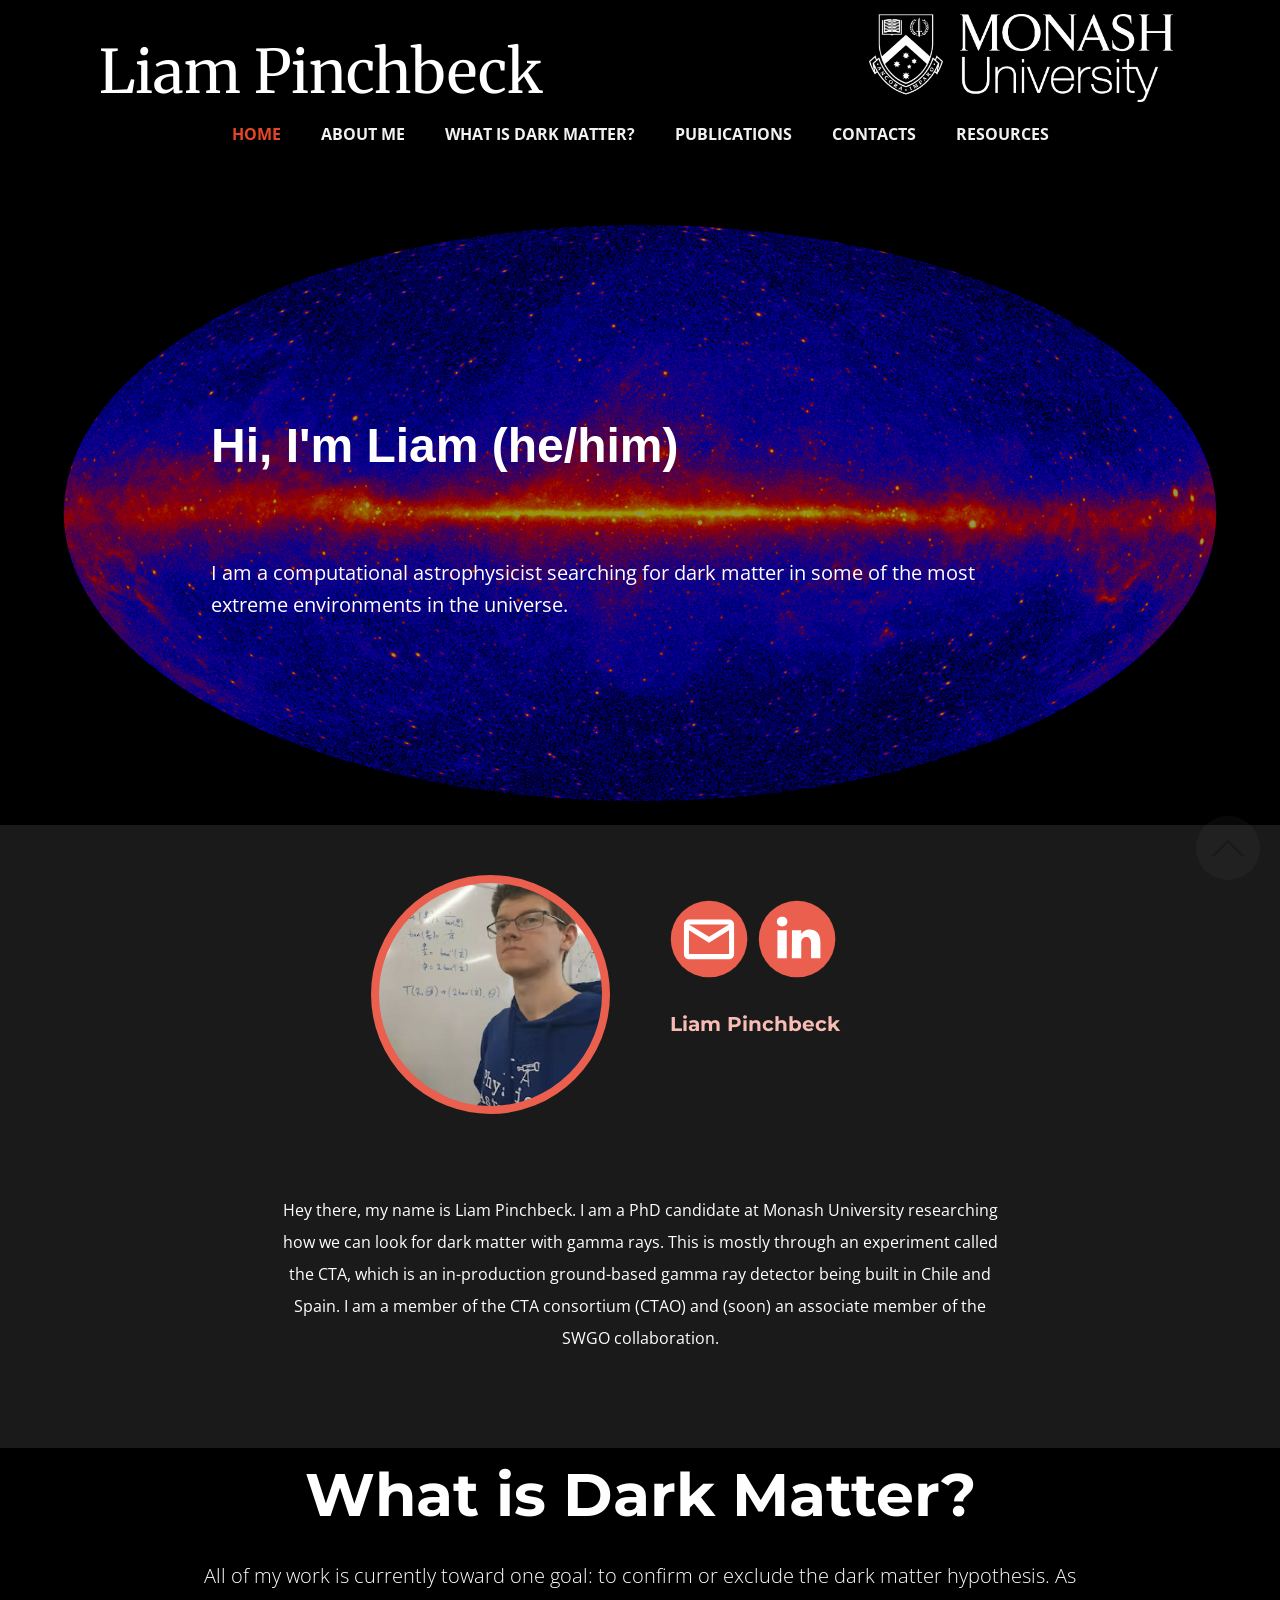
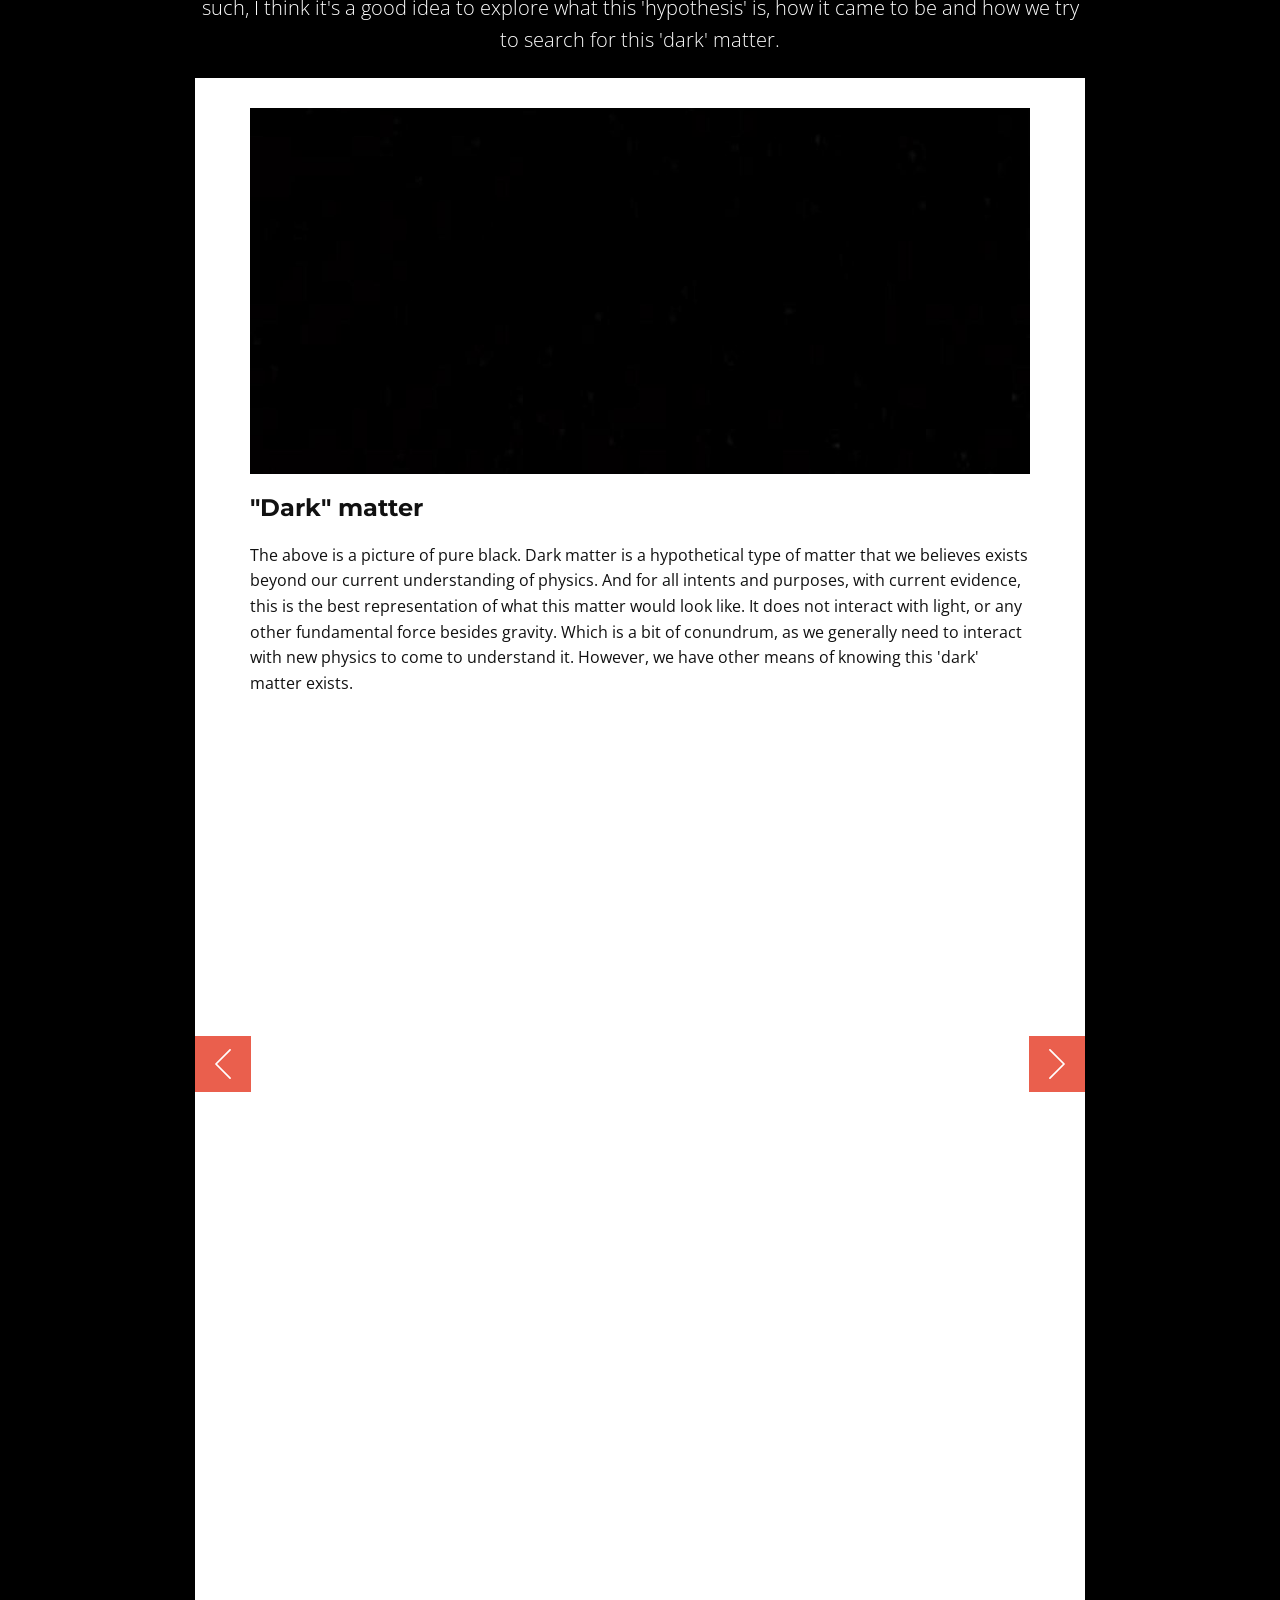
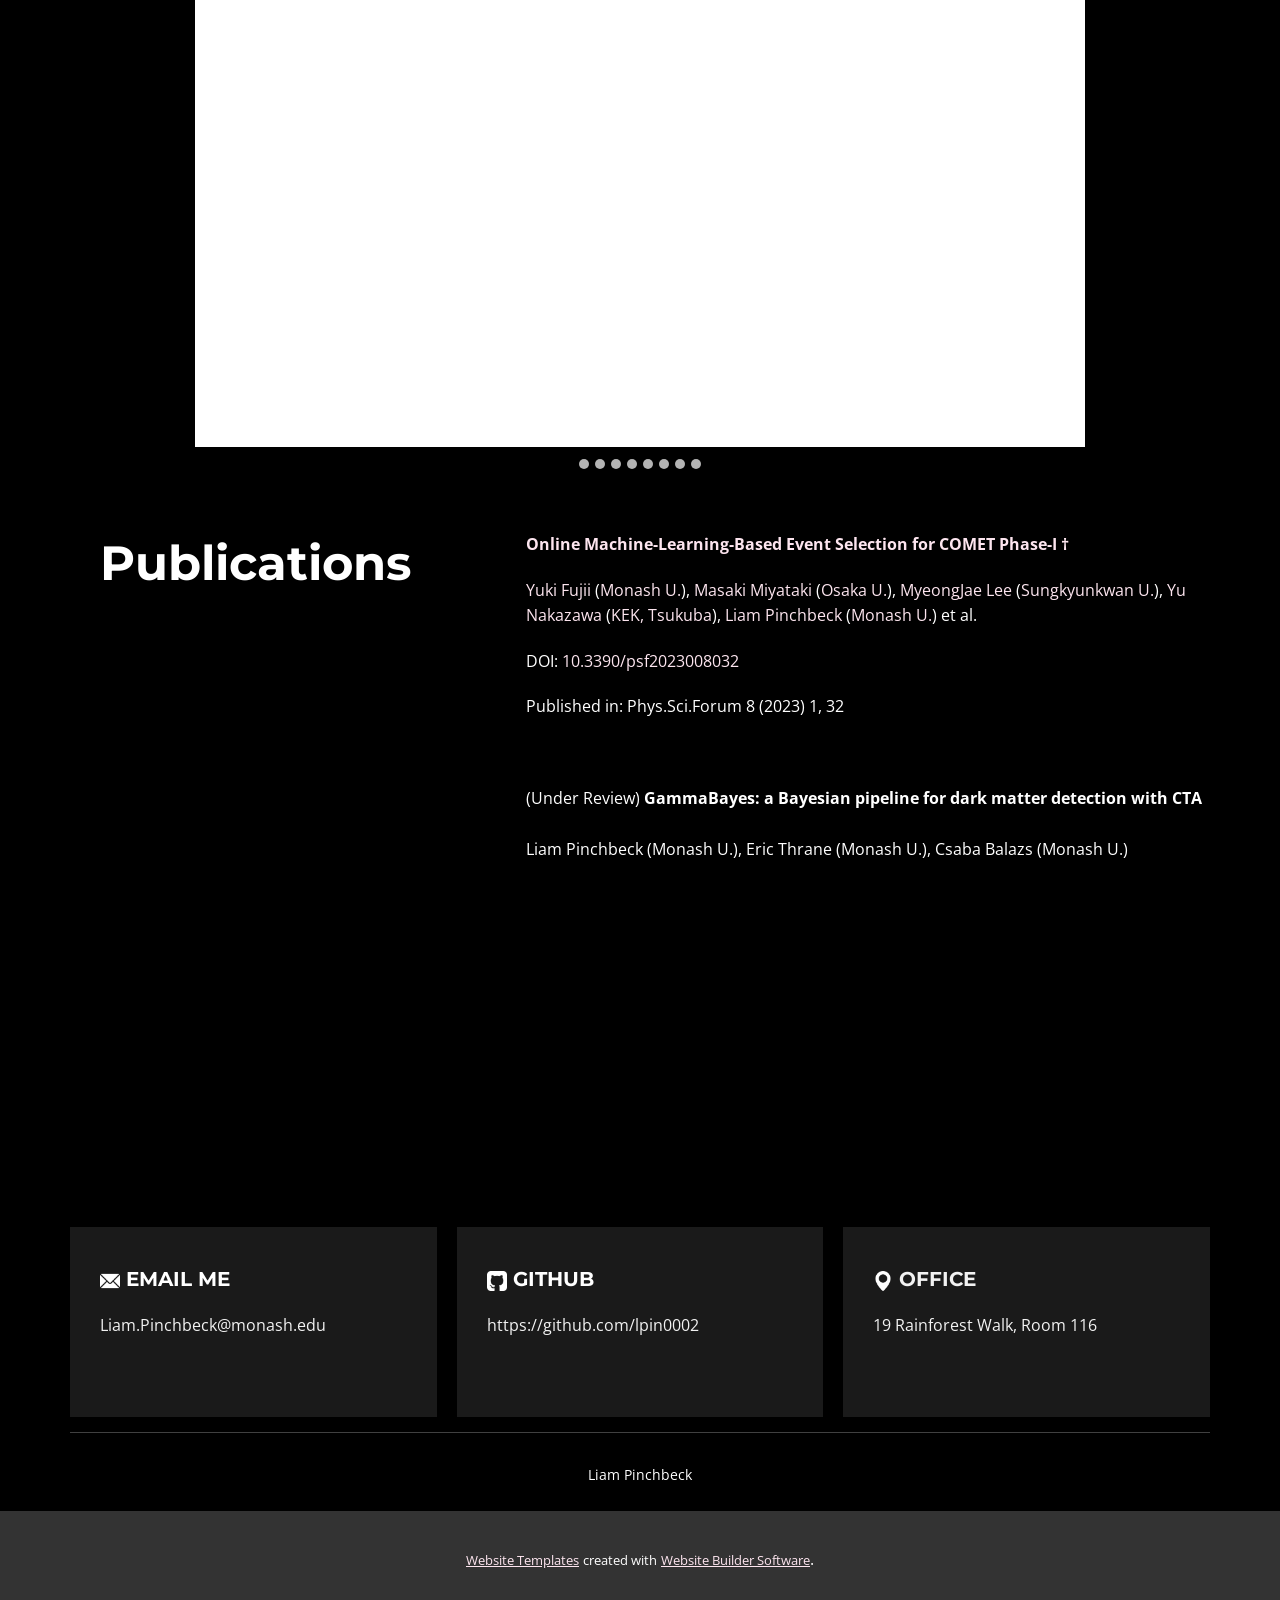
<file: Liam-Pinchbeck.html>
<!DOCTYPE html>
<html style="font-size: 16px;" lang="en"><head>
    <meta name="viewport" content="width=device-width, initial-scale=1.0">
    <meta charset="utf-8">
    <meta name="keywords" content="Hi, I&amp;apos;m Liam (he/him), What is Dark Matter?">
    <meta name="description" content="Landing page for Liam Pinchbeck's website">
    <title>Liam Pinchbeck</title>
    <link rel="stylesheet" href="nicepage.css" media="screen">
<link rel="stylesheet" href="Liam-Pinchbeck.css" media="screen">
    <script class="u-script" type="text/javascript" src="jquery-1.9.1.min.js" defer=""></script>
    <script class="u-script" type="text/javascript" src="nicepage.js" defer=""></script>
    <meta name="generator" content="Nicepage 6.1.8, nicepage.com">
    <link id="u-theme-google-font" rel="stylesheet" href="https://fonts.googleapis.com/css?family=Montserrat:100,100i,200,200i,300,300i,400,400i,500,500i,600,600i,700,700i,800,800i,900,900i|Open+Sans:300,300i,400,400i,500,500i,600,600i,700,700i,800,800i">
    <link id="u-page-google-font" rel="stylesheet" href="https://fonts.googleapis.com/css?family=Montserrat:100,100i,200,200i,300,300i,400,400i,500,500i,600,600i,700,700i,800,800i,900,900i|Merriweather:300,300i,400,400i,700,700i,900,900i">
    
    
    
    
    
    
    
    <script type="application/ld+json">{
		"@context": "http://schema.org",
		"@type": "Organization",
		"name": "",
		"url": "/"
}</script>
    <meta name="theme-color" content="#e70f6e">
    <meta property="og:title" content="Liam Pinchbeck">
    <meta property="og:description" content="Landing page for Liam Pinchbeck's website">
    <meta property="og:type" content="website">
    <link rel="canonical" href="/">
  <meta data-intl-tel-input-cdn-path="intlTelInput/"></head>
  <body data-path-to-root="./" data-include-products="false" class="u-body u-palette-2-base u-xl-mode" data-lang="en"><header class=" u-clearfix u-header u-section-row-container" id="sec-9f37"><div class="u-section-rows">
        <div class="u-black u-section-row u-section-row-1" id="sec-71fa">
          <div class="u-clearfix u-sheet u-sheet-1">
            <img class="u-image u-image-contain u-image-default u-image-1" src="images/_Monash_White.jpg" alt="" data-image-width="4038" data-image-height="1171">
            <p class="u-custom-font u-font-merriweather u-text u-text-1">Liam Pinchbeck</p>
            <nav class="u-menu u-menu-one-level u-offcanvas u-menu-1">
              <div class="menu-collapse" style="font-size: 1rem; letter-spacing: 0px; font-weight: 700; text-transform: uppercase;">
                <a class="u-button-style u-custom-active-border-color u-custom-border u-custom-border-color u-custom-borders u-custom-hover-border-color u-custom-left-right-menu-spacing u-custom-text-active-color u-custom-text-color u-custom-text-hover-color u-custom-top-bottom-menu-spacing u-nav-link" href="#">
                  <svg class="u-svg-link" viewBox="0 0 24 24"><use xlink:href="#menu-hamburger"></use></svg>
                  <svg class="u-svg-content" version="1.1" id="menu-hamburger" viewBox="0 0 16 16" x="0px" y="0px" xmlns:xlink="http://www.w3.org/1999/xlink" xmlns="http://www.w3.org/2000/svg"><g><rect y="1" width="16" height="2"></rect><rect y="7" width="16" height="2"></rect><rect y="13" width="16" height="2"></rect>
</g></svg>
                </a>
              </div>
              <div class="u-custom-menu u-nav-container">
                <ul class="u-nav u-spacing-20 u-unstyled u-nav-1"><li class="u-nav-item"><a class="u-border-active-grey-30 u-border-hover-grey-30 u-button-style u-nav-link u-text-active-custom-color-1 u-text-grey-5 u-text-hover-custom-color-1" href="Liam-Pinchbeck.html" style="padding: 10px;">Home</a>
</li><li class="u-nav-item"><a class="u-border-active-grey-30 u-border-hover-grey-30 u-button-style u-nav-link u-text-active-custom-color-1 u-text-grey-5 u-text-hover-custom-color-1" href="Liam-Pinchbeck.html#carousel_7910" style="padding: 10px;">About Me</a>
</li><li class="u-nav-item"><a class="u-border-active-grey-30 u-border-hover-grey-30 u-button-style u-nav-link u-text-active-custom-color-1 u-text-grey-5 u-text-hover-custom-color-1" href="Liam-Pinchbeck.html#carousel_6a9b" style="padding: 10px;">What is dark matter?</a>
</li><li class="u-nav-item"><a class="u-border-active-grey-30 u-border-hover-grey-30 u-button-style u-nav-link u-text-active-custom-color-1 u-text-grey-5 u-text-hover-custom-color-1" href="Liam-Pinchbeck.html#sec-739d" style="padding: 10px;">Publications</a>
</li><li class="u-nav-item"><a class="u-border-active-grey-30 u-border-hover-grey-30 u-button-style u-nav-link u-text-active-custom-color-1 u-text-grey-5 u-text-hover-custom-color-1" href="Liam-Pinchbeck.html#carousel_1f3b" style="padding: 10px;">Contacts</a>
</li><li class="u-nav-item"><a class="u-border-active-grey-30 u-border-hover-grey-30 u-button-style u-nav-link u-text-active-custom-color-1 u-text-grey-5 u-text-hover-custom-color-1" href="Resources.html" target="_blank" style="padding: 10px;">Resources</a>
</li></ul>
              </div>
              <div class="u-custom-menu u-nav-container-collapse">
                <div class="u-black u-container-style u-inner-container-layout u-opacity u-opacity-95 u-sidenav">
                  <div class="u-inner-container-layout u-sidenav-overflow">
                    <div class="u-menu-close"></div>
                    <ul class="u-align-center u-nav u-popupmenu-items u-unstyled u-nav-2"><li class="u-nav-item"><a class="u-button-style u-nav-link" href="Liam-Pinchbeck.html">Home</a>
</li><li class="u-nav-item"><a class="u-button-style u-nav-link" href="Liam-Pinchbeck.html#carousel_7910">About Me</a>
</li><li class="u-nav-item"><a class="u-button-style u-nav-link" href="Liam-Pinchbeck.html#carousel_6a9b">What is dark matter?</a>
</li><li class="u-nav-item"><a class="u-button-style u-nav-link" href="Liam-Pinchbeck.html#sec-739d">Publications</a>
</li><li class="u-nav-item"><a class="u-button-style u-nav-link" href="Liam-Pinchbeck.html#carousel_1f3b">Contacts</a>
</li><li class="u-nav-item"><a class="u-button-style u-nav-link" href="Resources.html" target="_blank">Resources</a>
</li></ul>
                  </div>
                </div>
                <div class="u-black u-menu-overlay u-opacity u-opacity-70"></div>
              </div>
            </nav>
          </div>
          
          
          
          
          
        </div>
        <div class="u-black u-section-row u-section-row-2" id="sec-13b1">
          <div class="u-clearfix u-sheet u-sheet-2"></div>
          
          
          
          
          
        </div>
      </div></header>
    <section class="u-clearfix u-image u-shading u-section-1" id="carousel_a18a" data-image-width="2160" data-image-height="1080">
      <div class="u-clearfix u-sheet u-sheet-1">
        <h1 class="u-align-center u-custom-font u-font-arial u-text u-text-default u-text-1">Hi, I'm Liam (he/him)</h1>
        <p class="u-align-left u-large-text u-text u-text-variant u-text-2">I am a computational astrophysicist searching for dark matter in some of the most extreme environments in the universe. &nbsp;</p>
      </div>
    </section>
    <section class="u-align-center u-clearfix u-grey-90 u-section-2" id="carousel_7910">
      <div class="u-clearfix u-sheet u-sheet-1">
        <div class="data-layout-selected u-clearfix u-layout-wrap u-layout-wrap-1">
          <div class="u-layout">
            <div class="u-layout-row">
              <div class="u-container-style u-layout-cell u-size-30 u-layout-cell-1">
                <div class="u-container-layout u-valign-bottom u-container-layout-1">
                  <div class="u-border-8 u-border-palette-2-base u-expanded-width u-image u-image-circle u-preserve-proportions u-image-1" alt="" data-image-width="600" data-image-height="600">
                    <div class="u-preserve-proportions-child" style="padding-top: 100%;"></div>
                  </div>
                </div>
              </div>
              <div class="u-align-center-sm u-align-center-xs u-container-style u-layout-cell u-size-30 u-layout-cell-2">
                <div class="u-container-layout u-container-layout-2">
                  <div class="u-hover-feature u-social-icons u-spacing-10 u-social-icons-1">
                    <a class="u-social-url" target="_blank" data-type="Email" title="Email" href="mailto:Liam.Pinchbeck@monash.edu"><span class="u-icon u-social-email u-social-icon u-text-palette-2-base u-icon-1"><svg class="u-svg-link" preserveAspectRatio="xMidYMin slice" viewBox="0 0 112 112" style=""><use xlink:href="#svg-3123"></use></svg><svg class="u-svg-content" viewBox="0 0 112 112" x="0" y="0" id="svg-3123"><circle fill="currentColor" cx="56.1" cy="56.1" r="55"></circle><path id="path3864" fill="#FFFFFF" d="M27.2,28h57.6c4,0,7.2,3.2,7.2,7.2l0,0v42.7c0,3.9-3.2,7.2-7.2,7.2l0,0H27.2
	c-4,0-7.2-3.2-7.2-7.2V35.2C20,31.1,23.2,28,27.2,28 M56,52.9l28.8-17.8H27.2L56,52.9 M27.2,77.7h57.6V43.5L56,61.3L27.2,43.5V77.7z
	"></path></svg></span>
                    </a>
                    <a class="u-social-url" target="_blank" data-type="LinkedIn" title="LinkedIn" href="https://www.linkedin.com/in/liam-pinchbeck/?originalSubdomain=au"><span class="u-icon u-social-icon u-social-linkedin u-text-palette-2-base u-icon-2"><svg class="u-svg-link" preserveAspectRatio="xMidYMin slice" viewBox="0 0 112 112" style=""><use xlink:href="#svg-27e9"></use></svg><svg class="u-svg-content" viewBox="0 0 112 112" x="0" y="0" id="svg-27e9"><circle fill="currentColor" cx="56.1" cy="56.1" r="55"></circle><path fill="#FFFFFF" d="M41.3,83.7H27.9V43.4h13.4V83.7z M34.6,37.9L34.6,37.9c-4.6,0-7.5-3.1-7.5-7c0-4,3-7,7.6-7s7.4,3,7.5,7
      C42.2,34.8,39.2,37.9,34.6,37.9z M89.6,83.7H76.2V62.2c0-5.4-1.9-9.1-6.8-9.1c-3.7,0-5.9,2.5-6.9,4.9c-0.4,0.9-0.4,2.1-0.4,3.3v22.5
      H48.7c0,0,0.2-36.5,0-40.3h13.4v5.7c1.8-2.7,5-6.7,12.1-6.7c8.8,0,15.4,5.8,15.4,18.1V83.7z"></path></svg></span>
                    </a>
                  </div>
                  <h6 class="u-custom-font u-font-montserrat u-text u-text-default u-text-1">Liam Pinchbeck</h6>
                </div>
              </div>
            </div>
          </div>
        </div>
        <p class="u-text u-text-2">Hey there, my name is Liam Pinchbeck. I am a PhD candidate at Monash University researching how we can look for dark matter with gamma rays. This is mostly through an experiment called the CTA, which is an in-production ground-based gamma ray detector being built in Chile and Spain. I am a member of the CTA consortium (CTAO) and (soon) an associate member of the SWGO collaboration.<br>
        </p>
      </div>
      
    </section>
    <section class="u-align-center u-black u-clearfix u-section-3" id="carousel_6a9b">
      <div class="u-clearfix u-sheet u-sheet-1">
        <h2 class="u-text u-text-1">What is Dark Matter?</h2>
        <p class="u-text u-text-2">All of my work is currently toward one goal: to confirm or exclude the dark matter hypothesis. As such, I think it's a good idea to explore what this 'hypothesis' is, how it came to be and how we try to search for this 'dark' matter.</p>
        <div id="carousel-88a0" data-interval="10250" data-u-ride="false" class="custom-expanded u-carousel u-carousel-duration-2500 u-slider u-slider-1" data-pause="false">
          <ol class="u-absolute-hcenter u-carousel-indicators u-carousel-indicators-1">
            <li data-u-target="#carousel-88a0" class="u-active u-grey-30 u-shape-circle" data-u-slide-to="0" style="width: 10px; height: 10px;"></li>
            <li data-u-target="#carousel-88a0" class="u-grey-30 u-shape-circle" data-u-slide-to="1" style="width: 10px; height: 10px;"></li>
            <li data-u-target="#carousel-88a0" class="u-grey-30 u-shape-circle" data-u-slide-to="2" style="width: 10px; height: 10px;"></li>
            <li data-u-target="#carousel-88a0" class="u-grey-30 u-shape-circle" data-u-slide-to="3" style="width: 10px; height: 10px;"></li>
            <li data-u-target="#carousel-88a0" class="u-grey-30 u-shape-circle" data-u-slide-to="4" style="width: 10px; height: 10px;"></li>
            <li data-u-target="#carousel-88a0" class="u-grey-30 u-shape-circle" data-u-slide-to="5" style="width: 10px; height: 10px;"></li>
            <li data-u-target="#carousel-88a0" class="u-grey-30 u-shape-circle" data-u-slide-to="6" style="width: 10px; height: 10px;"></li>
            <li data-u-target="#carousel-88a0" class="u-grey-30 u-shape-circle" data-u-slide-to="7" style="width: 10px; height: 10px;"></li>
          </ol>
          <div class="u-carousel-inner" role="listbox" style="">
            <div class="u-active u-carousel-item u-container-style u-slide u-white u-carousel-item-1">
              <div class="u-container-layout u-valign-top u-container-layout-1">
                <img class="u-expanded-width u-image u-image-default u-image-1" src="images/960x0.jpg" alt="" data-image-width="960" data-image-height="540">
                <h4 class="u-text u-text-3">"Dark" matter</h4>
                <p class="u-text u-text-default u-text-4">The above is a picture of pure black. Dark matter is a hypothetical type of matter that we believes exists beyond our current understanding of physics. And for all intents and purposes, with current evidence, this is the best representation of what this matter would look like. It does not interact with light, or any other fundamental force besides gravity. Which is a bit of conundrum, as we generally need to interact with new physics to come to understand it. However, we have other means of knowing this 'dark' matter exists.</p>
              </div>
            </div>
            <div class="u-align-left u-carousel-item u-container-style u-slide u-white u-carousel-item-2">
              <div class="u-container-layout u-container-layout-2">
                <img class="u-expanded-width u-image u-image-default u-image-2" src="images/Rotation_curve_of_spiral_galaxy_Messier_33_Triangulum.png" alt="" data-image-width="1920" data-image-height="1080">
                <h4 class="u-text u-text-5">Strange Paths</h4>
                <p class="u-text u-text-6">One of the first anomalous observations that lead us to believe in the dark matter hypothesis are those of&nbsp;<i> galaxy rotation curves</i> .&nbsp;<br>
                  <br>This is where you will need to help me out. Grab something like a string and attach it to a ball, rock, or whatever you want with good weight to it. (Alternatively, grab a friend!... literally). What I want you to do is to then start spinning it around. If you try to increase the speed of the thing you are spinning, the more force you have to exert. Less force less velocity, you get it.&nbsp;<br>
                  <br>Orbits of planets or galaxies are much the same, with a little fine tuning. The more massive a galaxy is, the more of a gravitational pull it exerts on the objects surrounding it. We can then relate this back to the velocities of the objects orbiting.&nbsp;<br>
                  <br>If something is orbiting too slowly, it will fall into the centre, and if too fast, it will escape the gravitational pull of the galaxy. Much like if you swung the object you chose too slowly it would simply drop and not spin well, or if you spun it fast enough to snap the connection between it and you (if you chose the friend option, this is something you shouldn't do . . . please).&nbsp;<br>
                  <br>We can estimate this force exerted by the galaxy through the light or energy it emits, allowing us to estimate its mass and through Newton's laws, the force exerted on the objects. For more info on this, head on over to the Wikipedia page for the Tully-Fisher relation.<br>
                  <br>What is strange is that in many galaxies, or galaxy clusters, such as the M33 galaxy shown above, we see that objects are rotating faster than we would expect. And not only that, the further away you go, the faster they become.<br>
                  <br>This means we need to fix something in our physical understanding of the situation, stemming from 1. Our theory of gravity is wrong (hard, and complicated) or 2. There is some mass we aren't seeing (can be hard, but debatably simpler). The second option is taken as the first piece towards the dark matter hypothesis.
                </p>
              </div>
            </div>
            <div class="u-align-left u-carousel-item u-container-style u-slide u-white u-carousel-item-3">
              <div class="u-container-layout u-container-layout-3">
                <div class="data-layout-selected u-clearfix u-expanded-width u-gutter-30 u-layout-wrap u-layout-wrap-1">
                  <div class="u-gutter-0 u-layout" style="">
                    <div class="u-layout-row" style="">
                      <div class="u-align-left u-container-style u-layout-cell u-size-60 u-layout-cell-1">
                        <div class="u-container-layout u-container-layout-4">
                          <img class="u-expanded-width u-image u-image-default u-image-3" src="images/The_Bullet_Cluster.jpg" alt="" data-image-width="3000" data-image-height="2168">
                          <h4 class="u-text u-text-7">Guns and Gravity<br>
                          </h4>
                          <p class="u-large-text u-text u-text-variant u-text-8">To me, the most convincing pieces of evidence behind the dark matter hypothesis are of the Bullet Cluster shown above. The Bullet Cluster is actually a <span style="font-style: italic;"> pair<span style="font-style: normal;"></span>
                            </span>&nbsp;of colliding galaxies clusters, a cluster of clusters is still a cluster. The red shading represents hot gas, or normal matter, which we know through observations of X-rays. However, through gravitational lensing we know that there are separate areas, shaded in blue, that have mass, but cannot be normal matter. This is because they are not luminous (no observations of light) and the different areas exhibit different behaviours through their mass distributions.&nbsp;<br>
                            <br>One can see that the red shading vaguely looks like two collections of hot has have collided (the name 'bullet' comes from the right area that vaguely looks like a bullet). With the mass distributions flattened slightly or at least not visibly spherical like we expect most stable gas distributions.<br>
                            <br>The blue shading does not exhibit this behaviour. If you have another look at the blue shaded areas you can actually see that they approximately circular. Almost like the mass distributions phased through each other. The overall mass of these areas and this behaviour lead us to believe that the blue areas are made of dark matter. As I talked about before, dark matter's main behaviour is that it doesn't interact with normal matter beyond gravitational effects, so the dark matter can't 'hit' the normal matter. This behaviour would manifest as shown in the above figure.&nbsp;<br>
                            <br>The second possibility for the strange galaxy rotation observations from the previous slide, of modified gravity, has a much harder time trying to explain these observations. So hard, that many people simply invoke Occam's razor and no longer consider it (like me).
                          </p>
                        </div>
                      </div>
                    </div>
                  </div>
                </div>
              </div>
            </div>
            <div class="u-carousel-item u-container-style u-slide u-white u-carousel-item-4">
              <div class="u-container-layout u-container-layout-5">
                <img class="custom-expanded u-image u-image-default u-image-4" src="images/ScreenShot2021-02-03at11.18.39PM.png" alt="" data-image-width="421" data-image-height="222">
                <h4 class="u-text u-text-9">The time for coming together and exploding / Shake it, break it or make it</h4>
                <p class="u-text u-text-10"> Now that we are almost certain that dark matter exists ... we want to actually figure out what it is! Within the dark matter physics community we commonly refer to the different proposed methods of more directly observing dark matter as: shake it, break it or make it.<br>
                  <br>The 'shake it' method refers to assuming that dark matter interacts with normal (or standard model) matter, just extremely weakly. The 'shake it' refers to the fact that this method tries to observe movement, or 'shakes', in normal matter due to collisions with dark matter. The more scientific name for this approach is called&nbsp;<i></i><b><i> Direct Detection</i></b> . This method, if its&nbsp;assumptions are correct, would mainly look at the physics of the interaction between dark matter and normal matter.&nbsp;<br>
                  <br>An experiment called DAMA/LIBRA has actually reported a detection of a signal through this method. However, no other experiment has replicated this result, and other experiments that are more sensitive to this kind of signal have not reported a detection. This means that if the result were true, then dark matter must interact differently with the matter that the experiment is using as a target (the matter that the dark matter is hitting) than with the targets of the other experiments. There is work being done trying to replicate the exact conditions of this experiment with additional detectors to see whether the result is due to some other physics that were not previously accounted for.<br>
                  <br>The 'make it' method refers to <span style="font-style: italic;">
                    <span style="font-weight: 700;"> C</span>
                  </span>
                  <span style="font-style: italic; font-weight: 700;">ollider Searches</span> where particle colliders, such as CERN, try to smash normal matter together and somehow produce dark matter (hence the 'make'). This method could probe many different parts of the models trying to explain dark matter while also controlling other variables that could impact results such as contaminating particles that come from outside the collider.&nbsp;<br>
                  <br>The only real 'downside' to this method is that many dark matter models require relatively 'heavy' dark matter. And, if you remember the good ol' E=mc^2 relation, this would require lots of energy. Currently, even CERN cannot probe some relevant areas of the dark matter parameter space due to these constraints. However, there are plans to expand the collider, allowing physicists to smash together the particles with even more energy than before to potentially explore these regions.<br>
                  <br>The figure above is related to the final method, the 'break it' or&nbsp;<span style="font-style: italic;">
                    <span style="font-weight: 700;">
                      <span style="font-style: normal;">
                        <span style="font-weight: 400;">
                          <span style="font-style: italic;">
                            <span style="font-weight: 700;"> I</span>
                          </span>
                        </span>
                      </span>ndirect Detection<span style="font-style: normal;">
                        <span style="font-weight: 400;"> method</span>
                      </span>
                      <span style="font-style: normal;">
                        <span style="font-weight: 400;"> . What this method assumes, is that dark matter has an anti-particle (as does every particle we know of) and sometimes these particles come together and temporarily become a normal particle, such as the Higgs boson, which then turns into more normal, or standard model, particles. These particles are then within our general realm of understanding, thus we can observe them<span style="font-style: italic;"> and potentially relate them back to the dark matter itself.&nbsp;</span>
                        </span>
                      </span>
                    </span>
                  </span>
                  <br>
                  <br>
                  <span style="font-style: italic;">
                    <span style="font-style: normal;">One typical way we think this happens is that dark matter</span>&nbsp;
                  </span>annihilates, turns into a Higgs boson, this Higgs boson then turns into&nbsp;<i> standard model</i> (normal) particles, which then decay or through various other processes turn into light. But, because the dark matter is presumed to be relatively large (for the smarties in the room, I presume that we are searching for WIMPs) , this light is categorised as&nbsp;<span style="font-style: italic;">
                    <span style="text-decoration: underline !important;"> gamma rays.<span style="font-style: normal;"></span>
                    </span>
                  </span>
                  <br>
                  <br>
                  <br>
                </p>
              </div>
            </div>
            <div class="u-align-left u-carousel-item u-container-style u-slide u-white u-carousel-item-5">
              <div class="u-container-layout u-container-layout-6">
                <img class="u-expanded-width u-image u-image-5" src="images/Electromagnetic-Spectrum-1024x683.png" data-image-width="1024" data-image-height="683">
                <h4 class="u-text u-text-11">Lights, cameras, active galactic nuclei</h4>
                <p class="u-text u-text-12">Gamma rays are a categorisation of light that is above X-rays and beyond. From the above info graphic you can see that the temperature required to produce this light is ridiculously large. As such, we generally presume gamma rays are produced non-thermally, meaning their production is not dependent on temperature.<br>
                  <br>There are many standard model objects that produce these gamma rays. You may be familiar with the Hulk who was irradiated with these gamma rays from radiation, which is another name for the decay of radioactive particles. But, we are not looking at terrestrial sources.<br>
                  <br>Astrophysical sources of gamma rays include: pulsars, pulsar wind nebulae, quasars, binary systems (containing an interacting compact object and massive star) and (shell-type) supernova remnants. These sources produce relativistic (really fast) particles, which are presumed to typically come from a process called diffuse shock acceleration.&nbsp;<br>
                  <br>This process is similar to the 'Go' square in Monopoly, except this square is the front of a shock wave within these astrophysical objects, and instead of money the currency is energy. Every time charged particles cross over this wave they gain a little bit of energy/speed, and they are bouncing back and forth gaining more and more energy, until they escape.&nbsp;<br>
                  <br>These charged particles then produce the majority of astrophysical gamma rays through four mechanisms.<br>
                  <br>1. Pion decay - Accelerated protons from the objects collide with atomic nuclei producing pions (pairs of quarks). Some of these pions are called&nbsp;<i> neutral pions,&nbsp;</i> which are particle and anti-particle pairs (typically up and anti-up quarks or down and anti-down quarks). The decay of these neutral pions, or annihilation of quarks, produces gamma rays.<br>
                  <br>2. Synchotron - Accelerated electrons from the objects can pass through magnetic fields, that accelerate them. And accelerated charged particles produce photons (gamma rays). When the electrons in this kind of process are relativistic the radiation/photons emitted is called synchrotron radiation.<br>
                  <br>3. Bremsstrahlung - Similar to the previous process, the gamma rays in this process are due to accelerating electrons, but the acceleration is due to scattering with atomic nuclei.<br>
                  <br>4. Finally, and possibly the weirdest, is the production of gamma rays through Inverse-Compton Scattering. This is where a relativistic electron (in our case from shock acceleration) scatters with a photon and gives some of its energy to the photon. If the electron has enough initial energy, the "up" scattered photon is a gamma ray.<br>
                  <br>So many things and processes produce gamma rays, possibly with dark matter annihilation. One could say that most of my job is to try and disentangle the gamma rays produced from these sources to those produced from dark matter. However, this is not the only thing we have to consider, we also have to think about what is actually&nbsp;<span style="font-style: italic;"> detecting<span style="font-style: normal;"> these gamma rays.</span>
                  </span>
                </p>
              </div>
            </div>
            <div class="u-carousel-item u-container-style u-slide u-white u-carousel-item-6">
              <div class="u-container-layout u-container-layout-7">
                <img class="custom-expanded u-image u-image-6" src="images/maxresdefault.jpg" data-image-width="1280" data-image-height="720">
                <img class="u-image u-image-default u-image-7" src="images/Cherenkov-radiation.jpg" alt="" data-image-width="1024" data-image-height="795">
                <h4 class="u-text u-text-13">Nuclear reactors and phony actors</h4>
                <p class="u-text u-text-14"> There are broadly two types of gamma ray detectors: satellite detectors and ground-based detectors.&nbsp;<br>
                  <br>I will not say much about satellite detectors as I do not directly deal with them. I will say, that as in the name, these detectors are satellites (in space) and that the very nice image of the galactic plane I put behind my one sentence introduction is from a detector called Fermi-LAT over the span of 12 years.<br>
                  <br>Ground-based detectors, as in the name, are gamma ray detectors on the ground. But the funny thing is, gamma rays don't reach the Earth's surface . . . so how do these detectors work?<br>
                  <br>
                  <br>When gamma rays hit the atmosphere they split and produce a pair of an electron and anti-electron, but due to interactions with the atmosphere these particles produce photons/Bremsstrahlung radiation (the same as one from the previous slide). These photons still have a lot of energy so the process repeats itself producing a 'shower' of electrons and photons. This is partially depicted in the top right figure of this slide.<br>
                  <br>The charged particles can then be travelling faster than even light in the atmosphere. This produces a phenomenon called Cherenkov radiation. This radiation is pretty much a shock wave in electromagnetic waves in almost the same way a sonic boom is a shock wave in sound waves.&nbsp;<br>
                  <br>This Cherenkov radiation is a bright blue colour (shown in the context of a nuclear reactor on the top left image) that only lasts for a few nanoseconds. Ground-based Cherenkov detectors capture images of this light and from the intensity and spread of the light they can figure out the energy of the gamma ray and direction it came from (sky position).<br>
                  <br>One of the main backgrounds that one has to consider in this kind of search is the fact that gamma rays are not the only cosmic rays/particles that initiate the showers and produce the Cherenkov radiation. In fact, this background is one of the reasons that gamma-ray astronomy took a while to start as opposed to other telescope strategies like radio or optical. Hard to come to any conclusions on a signal if you can't find one above the noise.&nbsp;<br>
                  <br>However, we can roughly distinguish many of these showers as they have a slightly different shape than those initiated by gamma rays. This is the main point of the top-right figure. The left shower was initiated by a gamma ray and right by a relativistic hadron hitting the atmosphere.<br>
                  <br>
                  <br>
                </p>
              </div>
            </div>
            <div class="u-carousel-item u-container-style u-slide u-white u-carousel-item-7">
              <div class="u-container-layout u-valign-bottom u-container-layout-8">
                <img class="u-expanded-width u-image u-image-default u-image-8" src="images/Fermi_144-month_Fermi_all-sky_hammer_2160x1080.png" alt="" data-image-width="2160" data-image-height="1080">
                <h4 class="u-text u-text-15"> Decoding the Cosmic Light Show</h4>
                <p class="u-text u-text-16"> I essence, what I do is to create software that takes in all of the available gamma ray data, the data of the instrument and models for dark matter and the backgrounds I talked about (non dark matter sources and the misidentification of other particles for gamma rays). Then it combines all this information to try to infer on dark matter properties, distinguishing data originating from it to the data of other sources which make up the vast majority of the image above.<br>
                </p>
              </div>
            </div>
            <div class="u-align-left u-carousel-item u-container-style u-slide u-white u-carousel-item-8">
              <div class="u-container-layout u-container-layout-9">
                <img class="u-expanded-width u-image u-image-9" src="images/Fermi_144-month_Fermi_all-sky_hammer_2160x1080.png" data-image-width="2160" data-image-height="1080">
                <h4 class="u-text u-text-17"> Decoding the Cosmic Light Show</h4>
                <p class="u-text u-text-18"> I essence, what I do is to create software that takes in&nbsp;<br>- all of the available gamma ray data,&nbsp;<br>- the data of the instrument,<br>- models for dark matter and&nbsp;<br>- the backgrounds I talked about (non dark matter sources and the misidentification of other particles for gamma rays).&nbsp;<br>
                  <br>The software combines all this information to try to infer on dark matter properties, distinguishing data originating from it to the data of other sources, which make up the vast majority of the image above. In hopes to either understand this particle, or to exclude the various hypotheses that have been introduced to explain it.<br>
                  <br>
                  <br>
                  <br>
                </p>
              </div>
            </div>
          </div>
          <a class="u-absolute-vcenter u-carousel-control u-carousel-control-prev u-palette-2-base u-spacing-13 u-text-body-alt-color u-text-hover-white u-carousel-control-1" href="#carousel-88a0" role="button" data-u-slide="prev">
            <span aria-hidden="true">
              <svg viewBox="0 0 477.175 477.175"><path d="M145.188,238.575l215.5-215.5c5.3-5.3,5.3-13.8,0-19.1s-13.8-5.3-19.1,0l-225.1,225.1c-5.3,5.3-5.3,13.8,0,19.1l225.1,225
		c2.6,2.6,6.1,4,9.5,4s6.9-1.3,9.5-4c5.3-5.3,5.3-13.8,0-19.1L145.188,238.575z"></path></svg>
            </span>
            <span class="sr-only">
              <svg viewBox="0 0 477.175 477.175"><path d="M145.188,238.575l215.5-215.5c5.3-5.3,5.3-13.8,0-19.1s-13.8-5.3-19.1,0l-225.1,225.1c-5.3,5.3-5.3,13.8,0,19.1l225.1,225
		c2.6,2.6,6.1,4,9.5,4s6.9-1.3,9.5-4c5.3-5.3,5.3-13.8,0-19.1L145.188,238.575z"></path></svg>
            </span>
          </a>
          <a class="u-absolute-vcenter u-carousel-control u-carousel-control-next u-palette-2-base u-spacing-13 u-text-body-alt-color u-text-hover-white u-carousel-control-2" href="#carousel-88a0" role="button" data-u-slide="next">
            <span aria-hidden="true">
              <svg viewBox="0 0 477.175 477.175"><path d="M360.731,229.075l-225.1-225.1c-5.3-5.3-13.8-5.3-19.1,0s-5.3,13.8,0,19.1l215.5,215.5l-215.5,215.5
		c-5.3,5.3-5.3,13.8,0,19.1c2.6,2.6,6.1,4,9.5,4c3.4,0,6.9-1.3,9.5-4l225.1-225.1C365.931,242.875,365.931,234.275,360.731,229.075z"></path></svg>
            </span>
            <span class="sr-only">
              <svg viewBox="0 0 477.175 477.175"><path d="M360.731,229.075l-225.1-225.1c-5.3-5.3-13.8-5.3-19.1,0s-5.3,13.8,0,19.1l215.5,215.5l-215.5,215.5
		c-5.3,5.3-5.3,13.8,0,19.1c2.6,2.6,6.1,4,9.5,4c3.4,0,6.9-1.3,9.5-4l225.1-225.1C365.931,242.875,365.931,234.275,360.731,229.075z"></path></svg>
            </span>
          </a>
        </div>
      </div>
    </section>
    <section class="u-black u-clearfix u-section-4" id="sec-739d">
      <div class="u-clearfix u-sheet u-sheet-1">
        <div class="data-layout-selected u-clearfix u-expanded-width u-layout-wrap u-layout-wrap-1">
          <div class="u-layout">
            <div class="u-layout-row">
              <div class="u-container-style u-layout-cell u-size-24 u-layout-cell-1">
                <div class="u-container-layout u-container-layout-1">
                  <h1 class="u-text u-text-default u-text-1">Publications</h1>
                </div>
              </div>
              <div class="u-container-style u-layout-cell u-size-36 u-layout-cell-2">
                <div class="u-container-layout u-container-layout-2">
                  <p class="u-text u-text-default u-text-2"></p>
                  <p class="u-text u-text-default u-text-3"></p>
                  <p><b>
                      <a href="https://inspirehep.net/literature/2686777"> Online Machine-Learning-Based Event Selection for COMET Phase-I † </a></b>
                  </p>
                  <p>
                    <a href="https://inspirehep.net/authors/1270303">Yuki Fujii</a> (<a href="https://inspirehep.net/institutions/903019">Monash U.</a>), <a href="https://inspirehep.net/authors/2686778">Masaki Miyataki</a> (<a href="https://inspirehep.net/institutions/903105">Osaka U.</a>), <a href="https://inspirehep.net/authors/1205930">MyeongJae Lee</a> (<a href="https://inspirehep.net/institutions/905859">Sungkyunkwan U.</a>), <a href="https://inspirehep.net/authors/1961999">Yu Nakazawa</a> (<a href="https://inspirehep.net/institutions/902916">KEK, Tsukuba</a>), <a href="https://inspirehep.net/authors/2686779">Liam Pinchbeck</a> (<a href="https://inspirehep.net/institutions/903019">Monash U.</a>) et al.
                  </p>
                  <p> DOI: <a href="https://doi.org/10.3390/psf2023008032"> 10.3390/psf2023008032 </a>
                  </p>
                  <p> Published in:
      Phys.Sci.Forum 8 (2023) 1,
      32</p>
                  <br>
                  <p></p>
                  <p class="u-text u-text-4">
                    <a class="u-border-none u-btn u-button-link u-button-style u-none u-text-active-custom-color-2 u-text-body-alt-color u-text-hover-palette-2-base u-btn-1" data-href="https://github.com/lpin0002/GammaBayes" data-target="_blank">(Under Review) <span style="font-weight: 700;">GammaBayes: a Bayesian pipeline for dark matter detection with CTA&nbsp;</span>
                      <br>
                      <br>Liam Pinchbeck (Monash U.), Eric Thrane (Monash U.), Csaba Balazs (Monash U.)
                    </a>
                  </p>
                </div>
              </div>
            </div>
          </div>
        </div>
      </div>
    </section>
    <section class="u-black u-clearfix u-section-5" id="carousel_1f3b">
      <div class="u-list u-list-1">
        <div class="u-repeater u-repeater-1">
          <div class="u-align-left u-container-style u-grey-90 u-list-item u-repeater-item u-shape-rectangle u-list-item-1">
            <div class="u-container-layout u-similar-container u-container-layout-1">
              <h5 class="u-text u-text-1">
                <a class="u-active-none u-border-none u-btn u-button-link u-button-style u-hover-none u-none u-text-active-custom-color-2 u-text-hover-palette-2-base u-text-white u-btn-1" data-href="mailto:Liam.Pinchbeck@monash.edu"><span class="u-file-icon u-icon u-text-white"><img src="images/542689-de5251b7.png" alt=""></span>&nbsp;Email me
                </a>
              </h5>
              <p class="u-text u-text-grey-5 u-text-2">
                <a class="u-active-none u-border-none u-btn u-button-link u-button-style u-hover-none u-none u-text-active-custom-color-2 u-text-grey-5 u-text-hover-palette-2-base u-btn-2" data-href="mailto:Liam.Pinchbeck@monash.edu">Liam.Pinchbeck@monash.edu</a>
              </p>
            </div>
          </div>
          <div class="u-align-left u-container-style u-grey-90 u-list-item u-repeater-item u-shape-rectangle u-list-item-2">
            <div class="u-container-layout u-similar-container u-container-layout-2">
              <h5 class="u-text u-text-3">
                <a class="u-active-none u-border-none u-btn u-button-link u-button-style u-hover-none u-none u-text-active-custom-color-2 u-text-body-alt-color u-text-hover-palette-2-base u-btn-3" data-href="https://nicepage.com"><span class="u-file-icon u-icon u-text-white"><img src="images/25657-b94a0213.png" alt=""></span>&nbsp;GitHub
                </a>
              </h5>
              <p class="u-text u-text-grey-5 u-text-4">
                <a class="u-active-none u-border-none u-btn u-button-link u-button-style u-hover-none u-none u-text-active-custom-color-2 u-text-grey-5 u-text-hover-palette-2-base u-btn-4" data-href="https://github.com/lpin0002" data-target="_blank"> https://github.com/lpin0002</a>
              </p>
            </div>
          </div>
          <div class="u-align-left u-container-style u-grey-90 u-list-item u-repeater-item u-shape-rectangle u-list-item-3">
            <div class="u-container-layout u-similar-container u-container-layout-3">
              <h5 class="u-text u-text-5">
                <a class="u-active-none u-border-none u-btn u-button-link u-button-style u-hover-none u-none u-text-active-custom-color-2 u-text-grey-5 u-text-hover-palette-2-base u-btn-5" data-href="19 Rainforest Walk, Clayton VIC 3168" data-target="_blank"><span class="u-file-icon u-icon u-text-white"><img src="images/3179068-1a68b34a.png" alt=""></span>&nbsp;Office
                </a>
              </h5>
              <p class="u-text u-text-grey-5 u-text-6">
                <a class="u-active-none u-border-none u-btn u-button-link u-button-style u-hover-none u-none u-text-active-custom-color-2 u-text-grey-5 u-text-hover-palette-2-base u-btn-6" href="19 Rainforest Walk, Clayton VIC 3168" target="_blank">19 Rainforest Walk, Room 116</a>
              </p>
            </div>
          </div>
        </div>
      </div>
    </section>
    
    
    
    <footer class="u-black u-clearfix u-footer" id="sec-69dc"><div class="u-clearfix u-sheet u-sheet-1">
        <div class="u-align-left u-border-1 u-border-white u-expanded-width u-line u-line-horizontal u-opacity u-opacity-25 u-line-1"></div>
        <p class="u-align-center u-small-text u-text u-text-variant u-text-1">Liam Pinchbeck</p>
      </div></footer>
    <section class="u-backlink u-clearfix u-grey-80">
      <a class="u-link" href="https://nicepage.com/website-templates" target="_blank">
        <span>Website Templates</span>
      </a>
      <p class="u-text">
        <span>created with</span>
      </p>
      <a class="u-link" href="" target="_blank">
        <span>Website Builder Software</span>
      </a>. 
    </section><span style="height: 64px; width: 64px; margin-left: 0px; margin-right: auto; margin-top: 0px; background-image: none; right: 20px; bottom: 20px; padding: 15px;" class="u-back-to-top u-icon u-icon-circle u-opacity u-opacity-85 u-white" data-href="#">
        <svg class="u-svg-link" preserveAspectRatio="xMidYMin slice" viewBox="0 0 551.13 551.13"><use xmlns:xlink="http://www.w3.org/1999/xlink" xlink:href="#svg-1d98"></use></svg>
        <svg class="u-svg-content" enable-background="new 0 0 551.13 551.13" viewBox="0 0 551.13 551.13" xmlns="http://www.w3.org/2000/svg" id="svg-1d98"><path d="m275.565 189.451 223.897 223.897h51.668l-275.565-275.565-275.565 275.565h51.668z"></path></svg>
    </span>
  
</body></html>
</file>
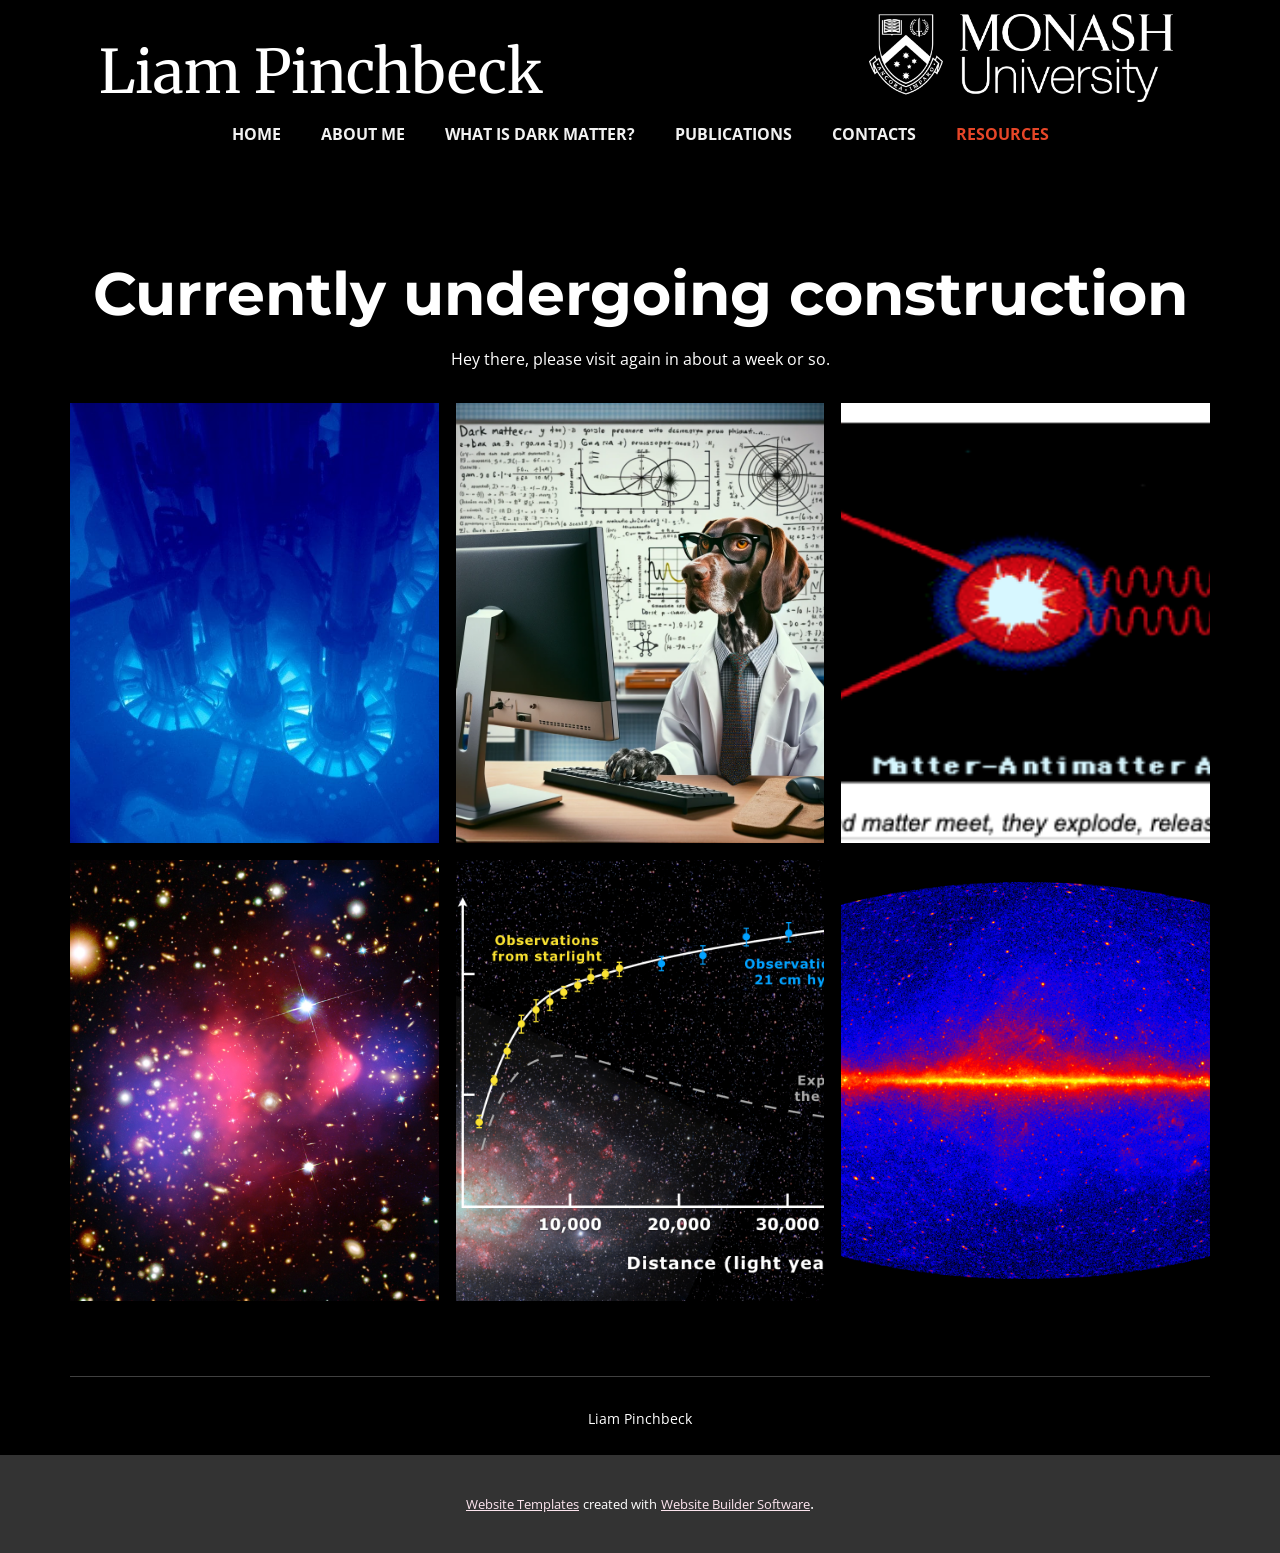
<file: Resources.html>
<!DOCTYPE html>
<html style="font-size: 16px;" lang="en"><head>
    <meta name="viewport" content="width=device-width, initial-scale=1.0">
    <meta charset="utf-8">
    <meta name="keywords" content="I’m Jack Norton, a web Designer., Capabilities, ​Epic design and engineering, ​Get in Touch, Welcome Message, About Me, Hello!">
    <meta name="description" content="">
    <title>Resources</title>
    <link rel="stylesheet" href="nicepage.css" media="screen">
<link rel="stylesheet" href="Resources.css" media="screen">
    <script class="u-script" type="text/javascript" src="jquery-1.9.1.min.js" defer=""></script>
    <script class="u-script" type="text/javascript" src="nicepage.js" defer=""></script>
    <meta name="generator" content="Nicepage 6.1.8, nicepage.com">
    <link id="u-theme-google-font" rel="stylesheet" href="https://fonts.googleapis.com/css?family=Montserrat:100,100i,200,200i,300,300i,400,400i,500,500i,600,600i,700,700i,800,800i,900,900i|Open+Sans:300,300i,400,400i,500,500i,600,600i,700,700i,800,800i">
    <link id="u-page-google-font" rel="stylesheet" href="https://fonts.googleapis.com/css?family=Montserrat:100,100i,200,200i,300,300i,400,400i,500,500i,600,600i,700,700i,800,800i,900,900i|Merriweather:300,300i,400,400i,700,700i,900,900i">
    
    
    
    <script type="application/ld+json">{
		"@context": "http://schema.org",
		"@type": "Organization",
		"name": ""
}</script>
    <meta name="theme-color" content="#e70f6e">
    <meta property="og:title" content="Resources">
    <meta property="og:type" content="website">
  <meta data-intl-tel-input-cdn-path="intlTelInput/"></head>
  <body data-path-to-root="./" data-include-products="false" class="u-body u-xl-mode" data-lang="en"><header class=" u-clearfix u-header u-section-row-container" id="sec-9f37"><div class="u-section-rows">
        <div class="u-black u-section-row u-section-row-1" id="sec-71fa">
          <div class="u-clearfix u-sheet u-sheet-1">
            <img class="u-image u-image-contain u-image-default u-image-1" src="images/_Monash_White.jpg" alt="" data-image-width="4038" data-image-height="1171">
            <p class="u-custom-font u-font-merriweather u-text u-text-1">Liam Pinchbeck</p>
            <nav class="u-menu u-menu-one-level u-offcanvas u-menu-1">
              <div class="menu-collapse" style="font-size: 1rem; letter-spacing: 0px; font-weight: 700; text-transform: uppercase;">
                <a class="u-button-style u-custom-active-border-color u-custom-border u-custom-border-color u-custom-borders u-custom-hover-border-color u-custom-left-right-menu-spacing u-custom-text-active-color u-custom-text-color u-custom-text-hover-color u-custom-top-bottom-menu-spacing u-nav-link" href="#">
                  <svg class="u-svg-link" viewBox="0 0 24 24"><use xlink:href="#menu-hamburger"></use></svg>
                  <svg class="u-svg-content" version="1.1" id="menu-hamburger" viewBox="0 0 16 16" x="0px" y="0px" xmlns:xlink="http://www.w3.org/1999/xlink" xmlns="http://www.w3.org/2000/svg"><g><rect y="1" width="16" height="2"></rect><rect y="7" width="16" height="2"></rect><rect y="13" width="16" height="2"></rect>
</g></svg>
                </a>
              </div>
              <div class="u-custom-menu u-nav-container">
                <ul class="u-nav u-spacing-20 u-unstyled u-nav-1"><li class="u-nav-item"><a class="u-border-active-grey-30 u-border-hover-grey-30 u-button-style u-nav-link u-text-active-custom-color-1 u-text-grey-5 u-text-hover-custom-color-1" href="Liam-Pinchbeck.html" style="padding: 10px;">Home</a>
</li><li class="u-nav-item"><a class="u-border-active-grey-30 u-border-hover-grey-30 u-button-style u-nav-link u-text-active-custom-color-1 u-text-grey-5 u-text-hover-custom-color-1" href="Liam-Pinchbeck.html#carousel_7910" style="padding: 10px;">About Me</a>
</li><li class="u-nav-item"><a class="u-border-active-grey-30 u-border-hover-grey-30 u-button-style u-nav-link u-text-active-custom-color-1 u-text-grey-5 u-text-hover-custom-color-1" href="Liam-Pinchbeck.html#carousel_6a9b" style="padding: 10px;">What is dark matter?</a>
</li><li class="u-nav-item"><a class="u-border-active-grey-30 u-border-hover-grey-30 u-button-style u-nav-link u-text-active-custom-color-1 u-text-grey-5 u-text-hover-custom-color-1" href="Liam-Pinchbeck.html#sec-739d" style="padding: 10px;">Publications</a>
</li><li class="u-nav-item"><a class="u-border-active-grey-30 u-border-hover-grey-30 u-button-style u-nav-link u-text-active-custom-color-1 u-text-grey-5 u-text-hover-custom-color-1" href="Liam-Pinchbeck.html#carousel_1f3b" style="padding: 10px;">Contacts</a>
</li><li class="u-nav-item"><a class="u-border-active-grey-30 u-border-hover-grey-30 u-button-style u-nav-link u-text-active-custom-color-1 u-text-grey-5 u-text-hover-custom-color-1" href="Resources.html" target="_blank" style="padding: 10px;">Resources</a>
</li></ul>
              </div>
              <div class="u-custom-menu u-nav-container-collapse">
                <div class="u-black u-container-style u-inner-container-layout u-opacity u-opacity-95 u-sidenav">
                  <div class="u-inner-container-layout u-sidenav-overflow">
                    <div class="u-menu-close"></div>
                    <ul class="u-align-center u-nav u-popupmenu-items u-unstyled u-nav-2"><li class="u-nav-item"><a class="u-button-style u-nav-link" href="Liam-Pinchbeck.html">Home</a>
</li><li class="u-nav-item"><a class="u-button-style u-nav-link" href="Liam-Pinchbeck.html#carousel_7910">About Me</a>
</li><li class="u-nav-item"><a class="u-button-style u-nav-link" href="Liam-Pinchbeck.html#carousel_6a9b">What is dark matter?</a>
</li><li class="u-nav-item"><a class="u-button-style u-nav-link" href="Liam-Pinchbeck.html#sec-739d">Publications</a>
</li><li class="u-nav-item"><a class="u-button-style u-nav-link" href="Liam-Pinchbeck.html#carousel_1f3b">Contacts</a>
</li><li class="u-nav-item"><a class="u-button-style u-nav-link" href="Resources.html" target="_blank">Resources</a>
</li></ul>
                  </div>
                </div>
                <div class="u-black u-menu-overlay u-opacity u-opacity-70"></div>
              </div>
            </nav>
          </div>
          
          
          
          
          
        </div>
        <div class="u-black u-section-row u-section-row-2" id="sec-13b1">
          <div class="u-clearfix u-sheet u-sheet-2"></div>
          
          
          
          
          
        </div>
      </div></header>
    <section class="u-align-center u-black u-clearfix u-section-1" id="sec-5a28">
      <div class="u-clearfix u-sheet u-valign-middle u-sheet-1">
        <h2 class="u-text u-text-default u-text-1">Currently undergoing construction</h2>
        <p class="u-text u-text-2">Hey there, please visit again in about a week or so.</p>
        <div class="u-expanded-width u-gallery u-layout-grid u-lightbox u-show-text-on-hover u-gallery-1">
          <div class="u-gallery-inner u-gallery-inner-1">
            <div class="u-effect-fade u-gallery-item">
              <div class="u-back-slide" data-image-width="1024" data-image-height="795">
                <img class="u-back-image u-expanded" src="images/Cherenkov-radiation.jpg">
              </div>
              <div class="u-over-slide u-shading u-over-slide-1"></div>
            </div>
            <div class="u-effect-fade u-gallery-item" data-image-width="1024" data-image-height="1024">
              <div class="u-back-slide">
                <img class="u-back-image u-expanded" src="images/SciencyPointer.png">
              </div>
              <div class="u-over-slide u-shading u-over-slide-2"></div>
            </div>
            <div class="u-effect-fade u-gallery-item" data-image-width="421" data-image-height="222">
              <div class="u-back-slide">
                <img class="u-back-image u-expanded" src="images/ScreenShot2021-02-03at11.18.39PM.png">
              </div>
              <div class="u-over-slide u-shading u-over-slide-3"></div>
            </div>
            <div class="u-effect-fade u-gallery-item" data-image-width="1920" data-image-height="1388">
              <div class="u-back-slide">
                <img class="u-back-image u-expanded" src="images/The_Bullet_Cluster.jpg">
              </div>
              <div class="u-over-slide u-shading u-over-slide-4"></div>
            </div>
            <div class="u-effect-fade u-gallery-item" data-image-width="1920" data-image-height="1080">
              <div class="u-back-slide">
                <img class="u-back-image u-expanded" src="images/Rotation_curve_of_spiral_galaxy_Messier_33_Triangulum.png">
              </div>
              <div class="u-over-slide u-shading u-over-slide-5"></div>
            </div>
            <div class="u-effect-fade u-gallery-item" data-image-width="2160" data-image-height="1080">
              <div class="u-back-slide">
                <img class="u-back-image u-expanded" src="images/Fermi_144-month_Fermi_all-sky_hammer_2160x1080.png">
              </div>
              <div class="u-over-slide u-shading u-over-slide-6"></div>
            </div>
          </div>
        </div>
      </div>
    </section>
    
    
    
    <footer class="u-black u-clearfix u-footer" id="sec-69dc"><div class="u-clearfix u-sheet u-sheet-1">
        <div class="u-align-left u-border-1 u-border-white u-expanded-width u-line u-line-horizontal u-opacity u-opacity-25 u-line-1"></div>
        <p class="u-align-center u-small-text u-text u-text-variant u-text-1">Liam Pinchbeck</p>
      </div></footer>
    <section class="u-backlink u-clearfix u-grey-80">
      <a class="u-link" href="https://nicepage.com/website-templates" target="_blank">
        <span>Website Templates</span>
      </a>
      <p class="u-text">
        <span>created with</span>
      </p>
      <a class="u-link" href="" target="_blank">
        <span>Website Builder Software</span>
      </a>. 
    </section>
  
</body></html>
</file>
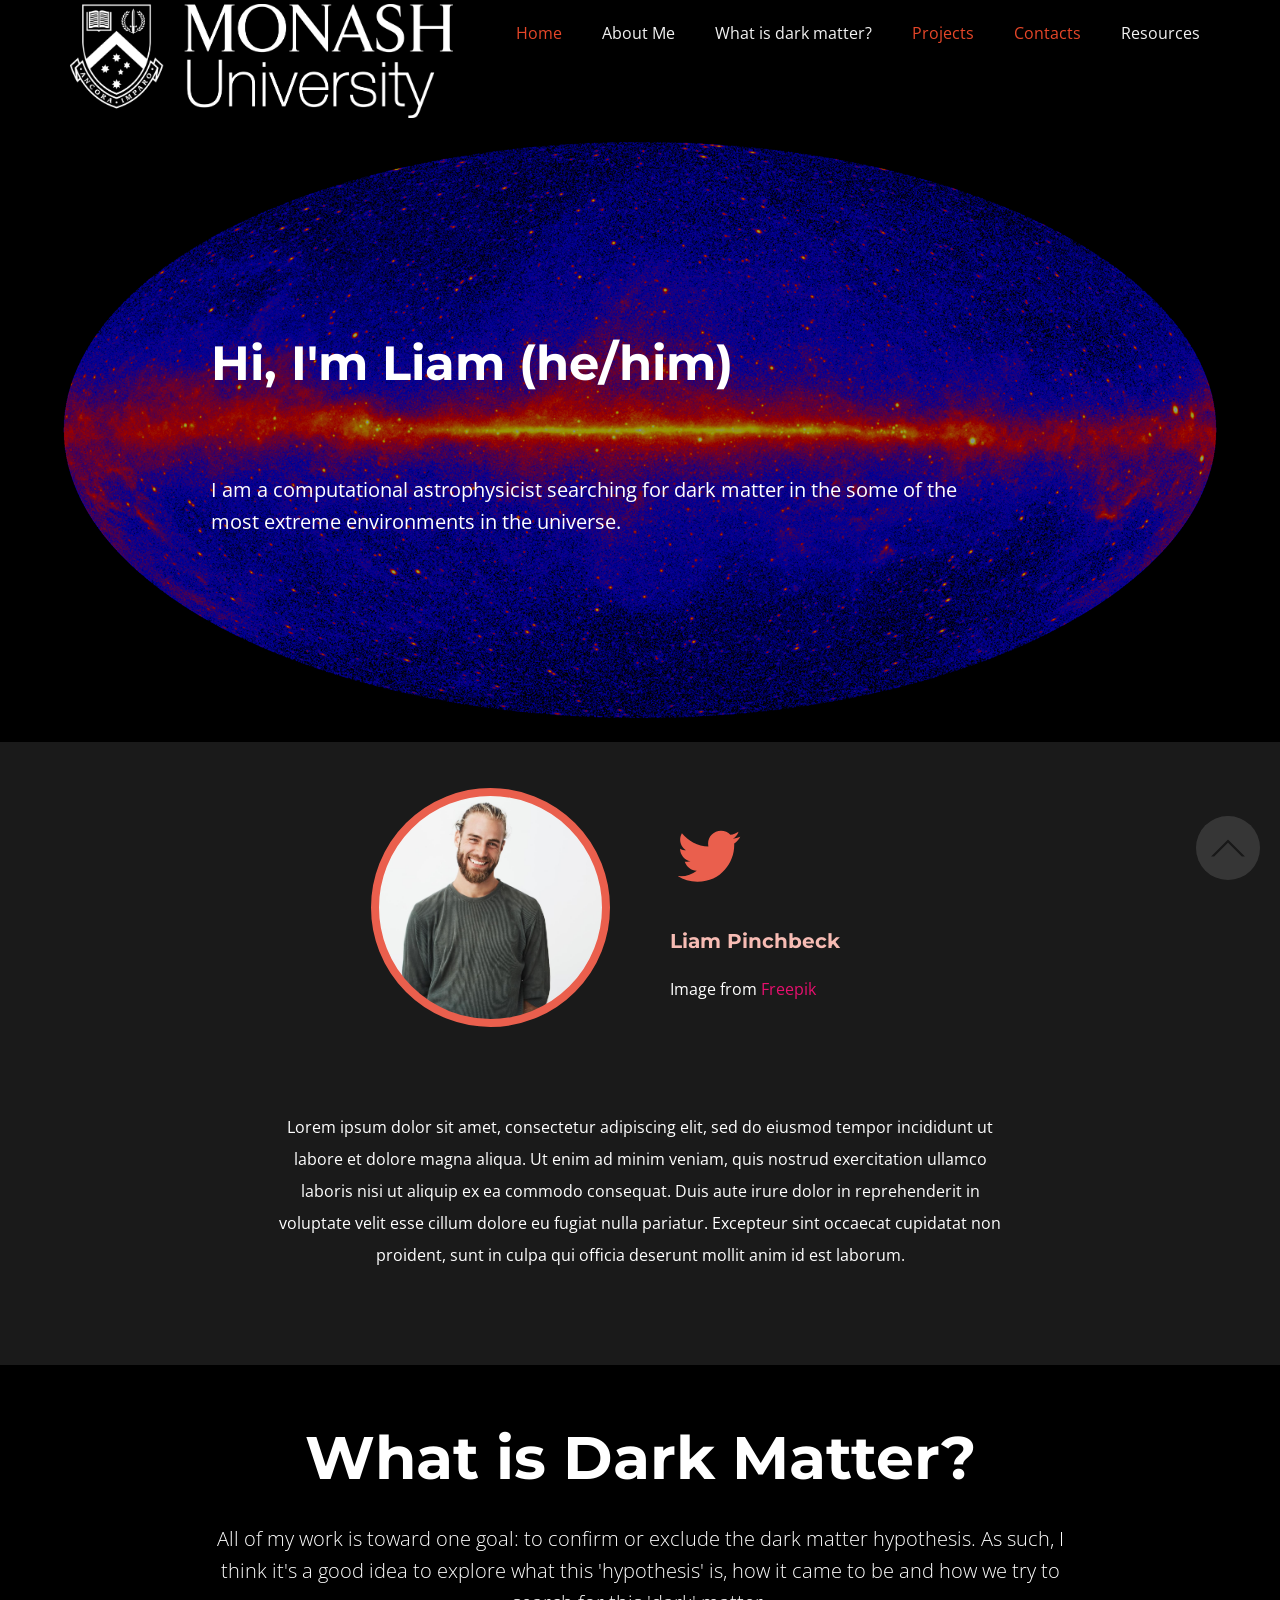
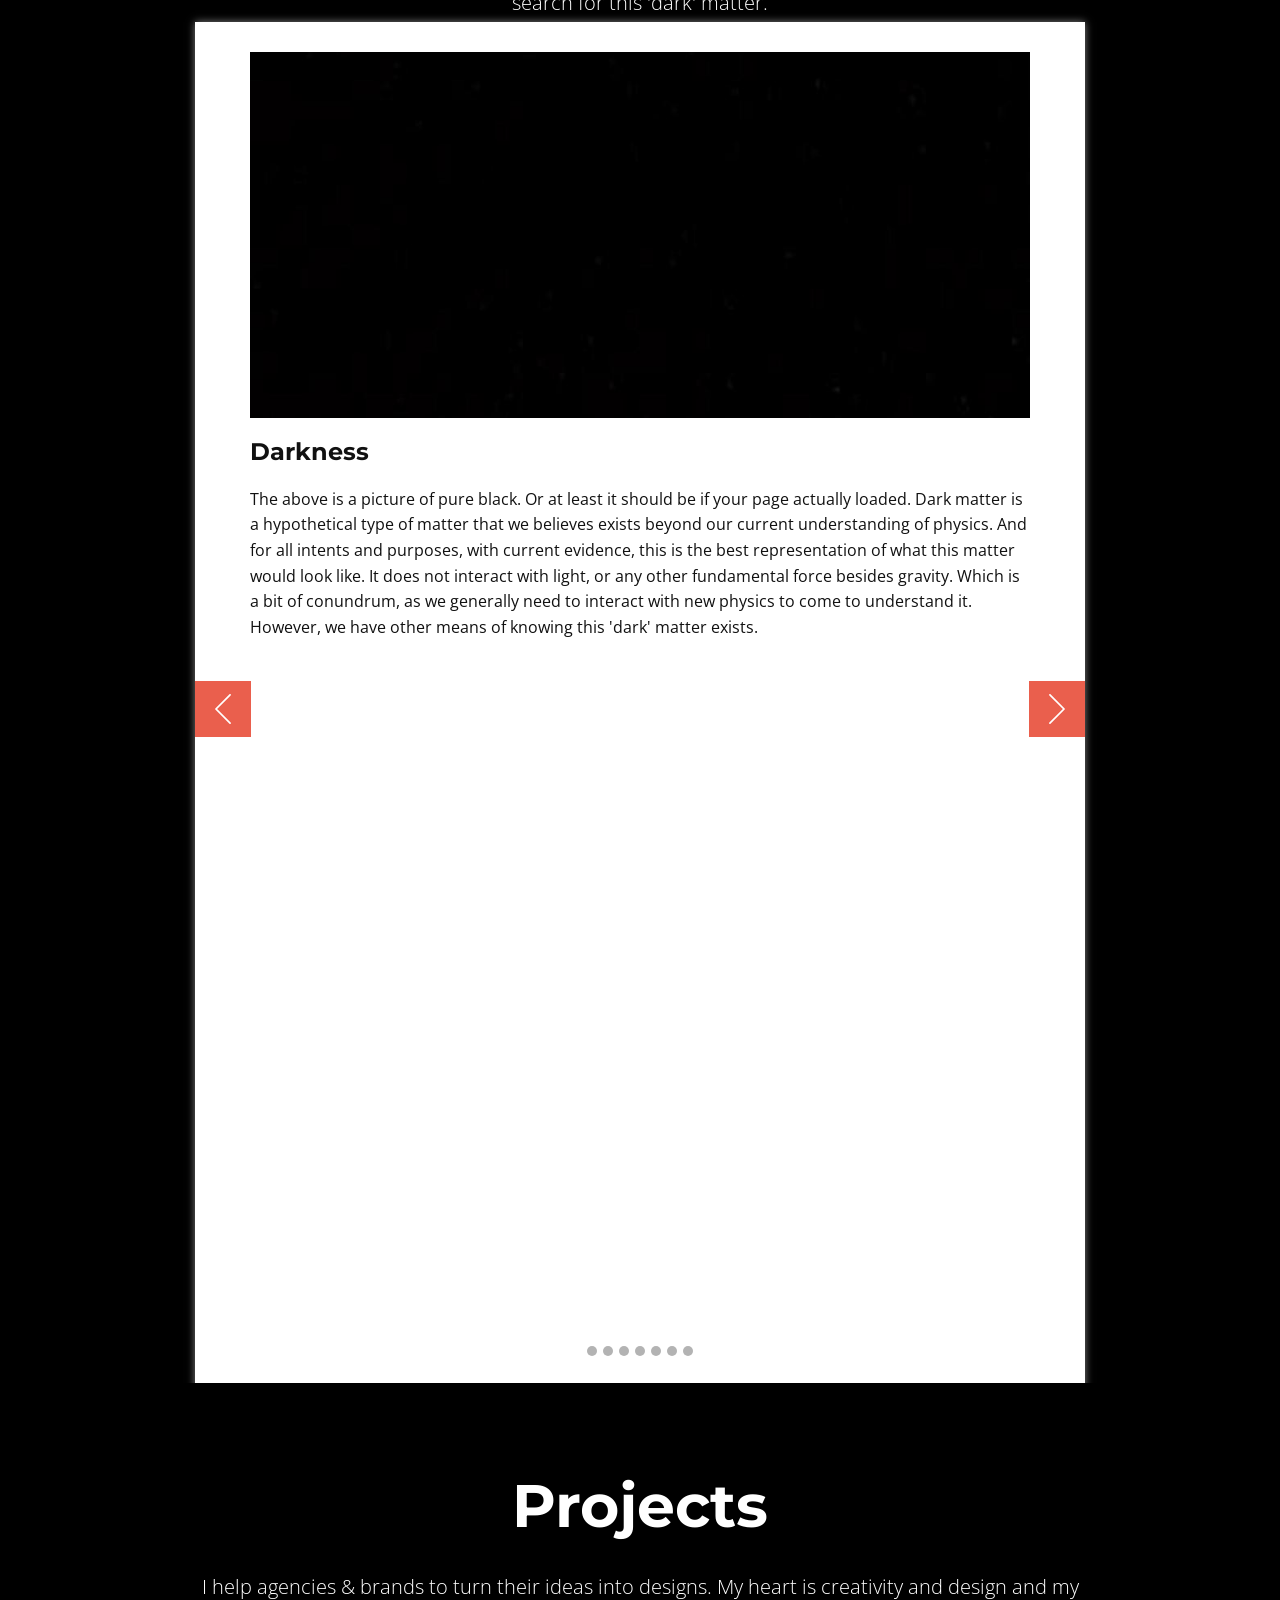
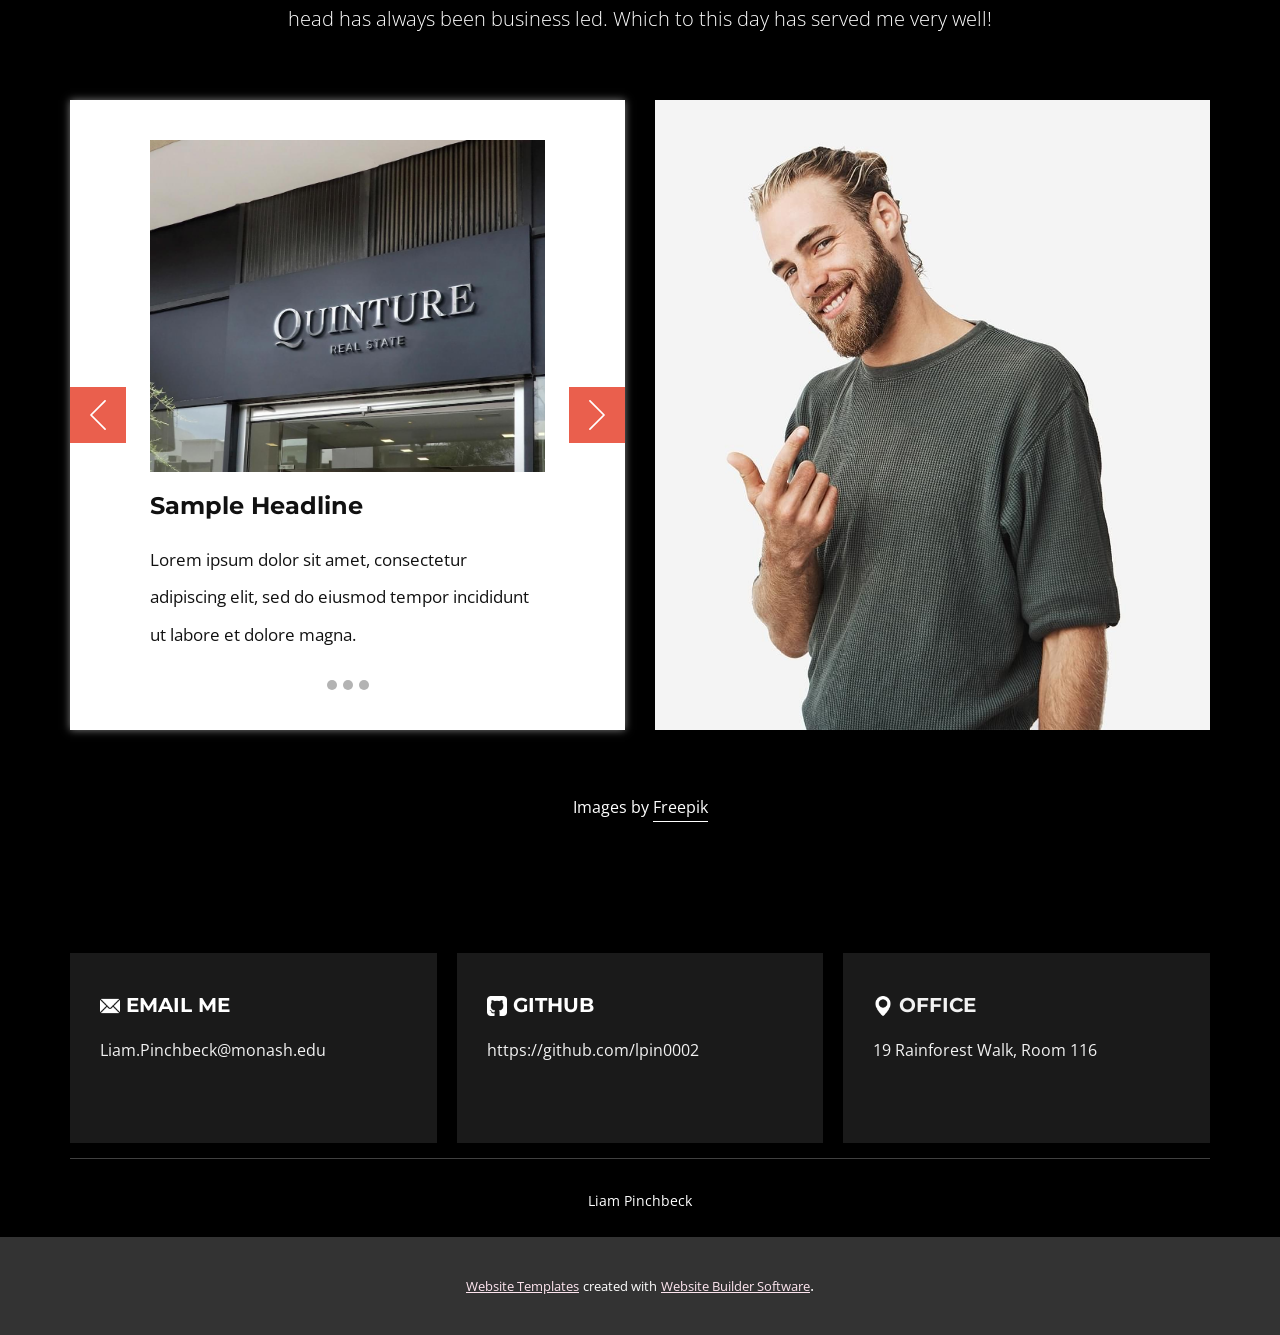
<file: source/WebSite6086346/home-1.html>
<!DOCTYPE html>
<html style="font-size: 16px;" lang="en"><head>
    <meta name="viewport" content="width=device-width, initial-scale=1.0">
    <meta charset="utf-8">
    <meta name="keywords" content="Hello!, I’m Jack Norton, a web Designer.">
    <meta name="description" content="">
    <title>home 1</title>
    <link rel="stylesheet" href="nicepage.css" media="screen">
<link rel="stylesheet" href="home-1.css" media="screen">
    <script class="u-script" type="text/javascript" src="jquery-1.9.1.min.js" defer=""></script>
    <script class="u-script" type="text/javascript" src="nicepage.js" defer=""></script>
    <meta name="generator" content="Nicepage 6.1.0, nicepage.com">
    <link id="u-theme-google-font" rel="stylesheet" href="https://fonts.googleapis.com/css?family=Montserrat:100,100i,200,200i,300,300i,400,400i,500,500i,600,600i,700,700i,800,800i,900,900i|Open+Sans:300,300i,400,400i,500,500i,600,600i,700,700i,800,800i">
    <link id="u-page-google-font" rel="stylesheet" href="https://fonts.googleapis.com/css?family=Montserrat:100,100i,200,200i,300,300i,400,400i,500,500i,600,600i,700,700i,800,800i,900,900i">
    
    
    
    
    
    
    
    <script type="application/ld+json">{
		"@context": "http://schema.org",
		"@type": "Organization",
		"name": "",
		"url": "/",
		"logo": "images/_Monash_White2lineYES.png"
}</script>
    <meta name="theme-color" content="#e70f6e">
    <meta property="og:title" content="home 1">
    <meta property="og:type" content="website">
    <link rel="canonical" href="/">
  <meta data-intl-tel-input-cdn-path="intlTelInput/"></head>
  <body data-path-to-root="./" data-include-products="false" class="u-body u-xl-mode" data-lang="en"><header class="u-black u-clearfix u-header u-header" id="sec-9f37"><div class="u-clearfix u-sheet u-sheet-1">
        <a href="https://nicepage.com/website-design" class="u-image u-logo u-image-1" data-image-width="4038" data-image-height="1171">
          <img src="images/_Monash_White2lineYES.png" class="u-logo-image u-logo-image-1">
        </a>
        <nav class="u-menu u-menu-one-level u-offcanvas u-menu-1">
          <div class="menu-collapse" style="font-size: 1rem; letter-spacing: 0px;">
            <a class="u-button-style u-custom-left-right-menu-spacing u-custom-padding-bottom u-custom-top-bottom-menu-spacing u-nav-link u-text-active-palette-1-base u-text-hover-palette-2-base" href="#">
              <svg class="u-svg-link" viewBox="0 0 24 24"><use xlink:href="#menu-hamburger"></use></svg>
              <svg class="u-svg-content" version="1.1" id="menu-hamburger" viewBox="0 0 16 16" x="0px" y="0px" xmlns:xlink="http://www.w3.org/1999/xlink" xmlns="http://www.w3.org/2000/svg"><g><rect y="1" width="16" height="2"></rect><rect y="7" width="16" height="2"></rect><rect y="13" width="16" height="2"></rect>
</g></svg>
            </a>
          </div>
          <div class="u-custom-menu u-nav-container">
            <ul class="u-nav u-spacing-20 u-unstyled u-nav-1"><li class="u-nav-item"><a class="u-border-active-grey-30 u-border-hover-grey-30 u-button-style u-nav-link u-text-active-custom-color-1 u-text-grey-5 u-text-hover-custom-color-1" href="home-1.html" style="padding: 10px;">Home</a>
</li><li class="u-nav-item"><a class="u-border-active-grey-30 u-border-hover-grey-30 u-button-style u-nav-link u-text-active-custom-color-1 u-text-grey-5 u-text-hover-custom-color-1" href="home-1.html#carousel_7910" style="padding: 10px;">About Me</a>
</li><li class="u-nav-item"><a class="u-border-active-grey-30 u-border-hover-grey-30 u-button-style u-nav-link u-text-active-custom-color-1 u-text-grey-5 u-text-hover-custom-color-1" href="home-1.html#carousel_6a9b" style="padding: 10px;">What is dark matter?</a>
</li><li class="u-nav-item"><a class="u-border-active-grey-30 u-border-hover-grey-30 u-button-style u-nav-link u-text-active-custom-color-1 u-text-grey-5 u-text-hover-custom-color-1" href="home-1.html#carousel-f490" style="padding: 10px;">Projects</a>
</li><li class="u-nav-item"><a class="u-border-active-grey-30 u-border-hover-grey-30 u-button-style u-nav-link u-text-active-custom-color-1 u-text-grey-5 u-text-hover-custom-color-1" href="home-1.html#carousel_6f94" style="padding: 10px;">Contacts</a>
</li><li class="u-nav-item"><a class="u-border-active-grey-30 u-border-hover-grey-30 u-button-style u-nav-link u-text-active-custom-color-1 u-text-grey-5 u-text-hover-custom-color-1" href="Resources.html" style="padding: 10px;">Resources</a>
</li></ul>
          </div>
          <div class="u-custom-menu u-nav-container-collapse">
            <div class="u-black u-container-style u-inner-container-layout u-opacity u-opacity-95 u-sidenav">
              <div class="u-inner-container-layout u-sidenav-overflow">
                <div class="u-menu-close"></div>
                <ul class="u-align-center u-nav u-popupmenu-items u-unstyled u-nav-2"><li class="u-nav-item"><a class="u-button-style u-nav-link" href="home-1.html">Home</a>
</li><li class="u-nav-item"><a class="u-button-style u-nav-link" href="home-1.html#carousel_7910">About Me</a>
</li><li class="u-nav-item"><a class="u-button-style u-nav-link" href="home-1.html#carousel_6a9b">What is dark matter?</a>
</li><li class="u-nav-item"><a class="u-button-style u-nav-link" href="home-1.html#carousel-f490">Projects</a>
</li><li class="u-nav-item"><a class="u-button-style u-nav-link" href="home-1.html#carousel_6f94">Contacts</a>
</li><li class="u-nav-item"><a class="u-button-style u-nav-link" href="Resources.html">Resources</a>
</li></ul>
              </div>
            </div>
            <div class="u-black u-menu-overlay u-opacity u-opacity-70"></div>
          </div>
        </nav>
      </div></header>
    <section class="u-clearfix u-image u-shading u-section-1" id="carousel_a18a" data-image-width="2160" data-image-height="1080">
      <div class="u-clearfix u-sheet u-sheet-1">
        <h1 class="u-align-center u-text u-text-default u-text-1">Hi, I'm Liam (he/him)</h1>
        <p class="u-align-left u-large-text u-text u-text-variant u-text-2">I am a computational astrophysicist searching for dark matter in the some of the most extreme environments in the universe. &nbsp;</p>
      </div>
    </section>
    <section class="u-align-center u-clearfix u-grey-90 u-section-2" id="carousel_7910">
      <div class="u-clearfix u-sheet u-sheet-1">
        <div class="data-layout-selected u-clearfix u-layout-wrap u-layout-wrap-1">
          <div class="u-layout">
            <div class="u-layout-row">
              <div class="u-container-style u-layout-cell u-size-30 u-layout-cell-1">
                <div class="u-container-layout u-container-layout-1">
                  <div class="u-border-8 u-border-palette-2-base u-expanded-width u-image u-image-circle u-preserve-proportions u-image-1" alt="" data-image-width="1619" data-image-height="1080">
                    <div class="u-preserve-proportions-child" style="padding-top: 100%;"></div>
                  </div>
                </div>
              </div>
              <div class="u-align-center-sm u-align-center-xs u-container-style u-layout-cell u-size-30 u-layout-cell-2">
                <div class="u-container-layout u-valign-middle u-container-layout-2">
                  <div class="u-social-icons u-spacing-10 u-social-icons-1">
                    <a class="u-social-url" title="twitter" target="_blank" href="https://twitter.com/name"><span class="u-icon u-social-icon u-social-twitter u-text-palette-2-base u-icon-1"><svg class="u-svg-link" preserveAspectRatio="xMidYMin slice" viewBox="0 0 112 112" style=""><use xlink:href="#svg-a581"></use></svg><svg class="u-svg-content" viewBox="0 0 112 112" x="0" y="0" id="svg-a581"><path fill="currentColor" d="M92.2,38.2c0,0.8,0,1.6,0,2.3c0,24.3-18.6,52.4-52.6,52.4c-10.6,0.1-20.2-2.9-28.5-8.2
	c1.4,0.2,2.9,0.2,4.4,0.2c8.7,0,16.7-2.9,23-7.9c-8.1-0.2-14.9-5.5-17.3-12.8c1.1,0.2,2.4,0.2,3.4,0.2c1.6,0,3.3-0.2,4.8-0.7
	c-8.4-1.6-14.9-9.2-14.9-18c0-0.2,0-0.2,0-0.2c2.5,1.4,5.4,2.2,8.4,2.3c-5-3.3-8.3-8.9-8.3-15.4c0-3.4,1-6.5,2.5-9.2
	c9.1,11.1,22.7,18.5,38,19.2c-0.2-1.4-0.4-2.8-0.4-4.3c0.1-10,8.3-18.2,18.5-18.2c5.4,0,10.1,2.2,13.5,5.7c4.3-0.8,8.1-2.3,11.7-4.5
	c-1.4,4.3-4.3,7.9-8.1,10.1c3.7-0.4,7.3-1.4,10.6-2.9C98.9,32.3,95.7,35.5,92.2,38.2z"></path></svg></span>
                    </a>
                  </div>
                  <h6 class="u-custom-font u-font-montserrat u-text u-text-default u-text-1">Liam Pinchbeck</h6>
                  <p class="u-text u-text-default u-text-2">Image from <a href="https://freepik.com" class="u-active-none u-border-none u-btn u-button-link u-button-style u-hover-none u-none u-text-palette-1-base u-btn-1">Freepik</a>
                  </p>
                </div>
              </div>
            </div>
          </div>
        </div>
        <p class="u-text u-text-3"> Lorem ipsum dolor sit amet, consectetur adipiscing elit, sed do eiusmod tempor incididunt ut labore et dolore magna aliqua. Ut enim ad minim veniam, quis nostrud exercitation ullamco laboris nisi ut aliquip ex ea commodo consequat. Duis aute irure dolor in reprehenderit in voluptate velit esse cillum dolore eu fugiat nulla pariatur. Excepteur sint occaecat cupidatat non proident, sunt in culpa qui officia deserunt mollit anim id est laborum.<br>
        </p>
      </div>
    </section>
    <section class="u-align-center u-black u-clearfix u-section-3" id="carousel_6a9b">
      <div class="u-clearfix u-sheet u-sheet-1">
        <h2 class="u-text u-text-1">What is Dark Matter?</h2>
        <p class="u-text u-text-2">All of my work is toward one goal: to confirm or exclude the dark matter hypothesis. As such, I think it's a good idea to explore what this 'hypothesis' is, how it came to be and how we try to search for this 'dark' matter.</p>
        <div class="custom-expanded data-layout-selected u-clearfix u-gutter-30 u-layout-wrap u-layout-wrap-1">
          <div class="u-gutter-0 u-layout">
            <div class="u-layout-row">
              <div class="u-align-left u-container-style u-layout-cell u-size-60 u-layout-cell-1">
                <div class="u-container-layout u-container-layout-1">
                  <div id="carousel-4887" data-interval="5000" data-u-ride="carousel" class="u-carousel u-expanded-width u-slider u-slider-1">
                    <ol class="u-absolute-hcenter u-carousel-indicators u-carousel-indicators-1">
                      <li data-u-target="#carousel-4887" class="u-active u-grey-30 u-shape-circle" data-u-slide-to="0" style="width: 10px; height: 10px;"></li>
                      <li data-u-target="#carousel-4887" class="u-grey-30 u-shape-circle" data-u-slide-to="1" style="width: 10px; height: 10px;"></li>
                      <li data-u-target="#carousel-4887" class="u-grey-30 u-shape-circle" data-u-slide-to="2" style="width: 10px; height: 10px;"></li>
                      <li data-u-target="#carousel-4887" class="u-grey-30 u-shape-circle" data-u-slide-to="3" style="width: 10px; height: 10px;"></li>
                      <li data-u-target="#carousel-4887" class="u-grey-30 u-shape-circle" data-u-slide-to="4" style="width: 10px; height: 10px;"></li>
                      <li data-u-target="#carousel-4887" class="u-grey-30 u-shape-circle" data-u-slide-to="5" style="width: 10px; height: 10px;"></li>
                      <li data-u-target="#carousel-4887" class="u-grey-30 u-shape-circle" data-u-slide-to="6" style="width: 10px; height: 10px;"></li>
                    </ol>
                    <div class="u-carousel-inner" role="listbox">
                      <div class="u-active u-carousel-item u-container-style u-slide u-white u-carousel-item-1">
                        <div class="u-container-layout u-valign-top u-container-layout-2">
                          <img class="u-expanded-width u-image u-image-default u-image-1" src="images/960x0.jpg" alt="" data-image-width="960" data-image-height="540">
                          <h4 class="u-text u-text-default u-text-3">Darkness</h4>
                          <p class="u-text u-text-default u-text-4">The above is a picture of pure black. Or at least it should be if your page actually loaded. Dark matter is a hypothetical type of matter that we believes exists beyond our current understanding of physics. And for all intents and purposes, with current evidence, this is the best representation of what this matter would look like. It does not interact with light, or any other fundamental force besides gravity. Which is a bit of conundrum, as we generally need to interact with new physics to come to understand it. However, we have other means of knowing this 'dark' matter exists.</p>
                        </div>
                      </div>
                      <div class="u-align-left u-carousel-item u-container-style u-slide u-white u-carousel-item-2">
                        <div class="u-container-layout u-valign-bottom u-container-layout-3">
                          <img class="u-expanded-width u-image u-image-default u-image-2" src="images/Rotation_curve_of_spiral_galaxy_Messier_33_Triangulum.png" alt="" data-image-width="1920" data-image-height="1080">
                          <h4 class="u-text u-text-5">Strange Paths</h4>
                          <p class="u-text u-text-6">One of the first anomalous observations that lead us to believe in the dark matter hypothesis are those of&nbsp;<i> velocity dispersion curves</i> .&nbsp;<br>
                            <br>This is where you will need to help me out. Grab something like a string and attach it to a ball, rock, or whatever you want with good weight to it. (Alternatively, grab a friend!... literally). What I want you to do is to then start spinning it around. If you try to increase the speed of the thing you are spinning, the more force you have to exert (if you chose the friend option, please don't rip their arms out). Less force less velocity, you get it.&nbsp;<br>
                            <br>Orbits of planets or galaxies are much the same, with a little fine tuning. The more massive a galaxy is for example, the more of a gravitational pull it exerts on the objects surrounding it at certain distances away from its centre. We can then relate this back to the velocities of the objects orbiting.&nbsp;<br>
                            <br>If something is orbiting too slowly, it will fall into the centre, and too fast, it will escape the gravitational pull of the galaxy. Much like if you swung the object you chose to slowly it would simply drop and not spin well, or if you spun it fast enough to snap the connection between it and you (again, if you chose the friend option, this is something you shouldn't do . . . please).&nbsp;<br>
                            <br>We can estimate this force exerted by the galaxy by the light or energy it emits, allowing us to estimate its mass and through Newton's laws, the force exerted on the objects. For more info on this head on over to the Wikipedia page for the Tully-Fisher relation.<br>
                            <br>What is strange is that in many galaxies, or galaxy clusters, such as the M33 galaxy shown above, we see that objects are rotating faster than we would expect. And not only that, the further away you go, the faster they become.<br>
                            <br>This either means: 1. Our theory of gravity is wrong (hard, and complicated) or 2. There is some mass we aren't seeing (can be hard, but debatably simpler). The second option is taken as the first piece of evidence that lead to us down this dark matter rabbit hole.
                          </p>
                        </div>
                      </div>
                      <div class="u-align-left u-carousel-item u-container-style u-slide u-white u-carousel-item-3">
                        <div class="u-container-layout u-valign-top u-container-layout-4">
                          <img class="u-expanded-width u-image u-image-default u-image-3" src="images/The_Bullet_Cluster.jpg" alt="" data-image-width="3000" data-image-height="2168">
                          <h4 class="u-text u-text-7">Guns and Gravity</h4>
                          <p class="u-large-text u-text u-text-default u-text-variant u-text-8">Lorem ipsum dolor sit amet, consectetur adipiscing elit, sed do eiusmod tempor incididunt ut labore et dolore magna.</p>
                        </div>
                      </div>
                      <div class="u-align-left u-carousel-item u-container-style u-slide u-white u-carousel-item-4">
                        <div class="u-container-layout u-valign-top u-container-layout-5">
                          <img class="u-expanded-width u-image u-image-default u-image-4" src="images/Electromagnetic-Spectrum-1024x683.png" alt="" data-image-width="1024" data-image-height="683">
                          <h4 class="u-text u-text-9">Lights, cameras, active galactic nuclei</h4>
                          <p class="u-large-text u-text u-text-default u-text-variant u-text-10">Lorem ipsum dolor sit amet, consectetur adipiscing elit, sed do eiusmod tempor incididunt ut labore et dolore magna.</p>
                        </div>
                      </div>
                      <div class="u-carousel-item u-container-style u-slide u-white">
                        <div class="u-container-layout u-container-layout-6">
                          <img class="u-expanded-width u-image u-image-default u-image-5" src="images/ScreenShot2021-02-03at11.18.39PM.png" alt="" data-image-width="421" data-image-height="222">
                          <h4 class="u-text u-text-11">The time for coming together and exploding</h4>
                        </div>
                      </div>
                      <div class="u-carousel-item u-container-style u-slide u-white u-carousel-item-6">
                        <div class="u-container-layout u-container-layout-7">
                          <img class="custom-expanded u-image u-image-6" src="images/maxresdefault.jpg" data-image-width="1280" data-image-height="720">
                          <img class="u-image u-image-default u-image-7" src="images/Cherenkov-radiation.jpg" alt="" data-image-width="1024" data-image-height="795">
                          <h4 class="u-text u-text-12">Nuclear reactors and phony actors</h4>
                        </div>
                      </div>
                      <div class="u-carousel-item u-container-style u-slide u-white u-carousel-item-7">
                        <div class="u-container-layout u-container-layout-8">
                          <img class="u-expanded-width u-image u-image-default u-image-8" src="images/Fermi_144-month_Fermi_all-sky_hammer_2160x1080.png" alt="" data-image-width="2160" data-image-height="1080">
                          <h4 class="u-text u-text-13"> Decoding the Cosmic Light Show</h4>
                        </div>
                      </div>
                    </div>
                    <a class="u-absolute-vcenter u-carousel-control u-carousel-control-prev u-palette-2-base u-spacing-13 u-text-body-alt-color u-text-hover-white u-carousel-control-1" href="#carousel-4887" role="button" data-u-slide="prev">
                      <span aria-hidden="true">
                        <svg viewBox="0 0 477.175 477.175"><path d="M145.188,238.575l215.5-215.5c5.3-5.3,5.3-13.8,0-19.1s-13.8-5.3-19.1,0l-225.1,225.1c-5.3,5.3-5.3,13.8,0,19.1l225.1,225
		c2.6,2.6,6.1,4,9.5,4s6.9-1.3,9.5-4c5.3-5.3,5.3-13.8,0-19.1L145.188,238.575z"></path></svg>
                      </span>
                      <span class="sr-only">
                        <svg viewBox="0 0 477.175 477.175"><path d="M145.188,238.575l215.5-215.5c5.3-5.3,5.3-13.8,0-19.1s-13.8-5.3-19.1,0l-225.1,225.1c-5.3,5.3-5.3,13.8,0,19.1l225.1,225
		c2.6,2.6,6.1,4,9.5,4s6.9-1.3,9.5-4c5.3-5.3,5.3-13.8,0-19.1L145.188,238.575z"></path></svg>
                      </span>
                    </a>
                    <a class="u-absolute-vcenter u-carousel-control u-carousel-control-next u-palette-2-base u-spacing-13 u-text-body-alt-color u-text-hover-white u-carousel-control-2" href="#carousel-4887" role="button" data-u-slide="next">
                      <span aria-hidden="true">
                        <svg viewBox="0 0 477.175 477.175"><path d="M360.731,229.075l-225.1-225.1c-5.3-5.3-13.8-5.3-19.1,0s-5.3,13.8,0,19.1l215.5,215.5l-215.5,215.5
		c-5.3,5.3-5.3,13.8,0,19.1c2.6,2.6,6.1,4,9.5,4c3.4,0,6.9-1.3,9.5-4l225.1-225.1C365.931,242.875,365.931,234.275,360.731,229.075z"></path></svg>
                      </span>
                      <span class="sr-only">
                        <svg viewBox="0 0 477.175 477.175"><path d="M360.731,229.075l-225.1-225.1c-5.3-5.3-13.8-5.3-19.1,0s-5.3,13.8,0,19.1l215.5,215.5l-215.5,215.5
		c-5.3,5.3-5.3,13.8,0,19.1c2.6,2.6,6.1,4,9.5,4c3.4,0,6.9-1.3,9.5-4l225.1-225.1C365.931,242.875,365.931,234.275,360.731,229.075z"></path></svg>
                      </span>
                    </a>
                  </div>
                </div>
              </div>
            </div>
          </div>
        </div>
        <p class="u-text u-text-14">Images by <a href="https://www.freepik.com/photos/man" class="u-border-1 u-border-no-left u-border-no-right u-border-no-top u-border-white u-btn u-button-style u-none u-text-body-alt-color u-btn-1" target="_blank">Freepik</a>
        </p>
      </div>
    </section>
    <section class="u-align-center u-black u-clearfix u-section-4" id="carousel_d31a">
      <div class="u-clearfix u-sheet u-valign-middle-lg u-valign-middle-md u-valign-middle-sm u-valign-middle-xl u-sheet-1">
        <h2 class="u-text u-text-1">Projects</h2>
        <p class="u-text u-text-2">I help agencies &amp; brands to turn their ideas into designs. My heart is creativity and design and my head has always been business led. Which to this day has served me very well!</p>
        <div class="data-layout-selected u-clearfix u-expanded-width u-gutter-30 u-layout-wrap u-layout-wrap-1">
          <div class="u-layout">
            <div class="u-layout-row">
              <div class="u-align-left u-container-style u-layout-cell u-size-30-lg u-size-30-xl u-size-60-md u-size-60-sm u-size-60-xs u-layout-cell-1">
                <div class="u-container-layout u-valign-bottom-lg u-valign-bottom-md u-valign-bottom-xl u-valign-bottom-xs u-container-layout-1">
                  <div id="carousel-5742" data-interval="5000" data-u-ride="carousel" class="u-carousel u-expanded-width u-slider u-slider-1">
                    <ol class="u-absolute-hcenter u-carousel-indicators u-carousel-indicators-1">
                      <li data-u-target="#carousel-5742" class="u-active u-grey-30 u-shape-circle" data-u-slide-to="0" style="width: 10px; height: 10px;"></li>
                      <li data-u-target="#carousel-5742" class="u-grey-30 u-shape-circle" data-u-slide-to="1" style="width: 10px; height: 10px;"></li>
                      <li data-u-target="#carousel-5742" class="u-grey-30 u-shape-circle" data-u-slide-to="2" style="width: 10px; height: 10px;"></li>
                    </ol>
                    <div class="u-carousel-inner" role="listbox">
                      <div class="u-active u-align-left u-carousel-item u-container-style u-slide u-white u-carousel-item-1">
                        <div class="u-container-layout u-valign-top u-container-layout-2">
                          <img class="u-expanded-width-lg u-expanded-width-xl u-expanded-width-xs u-image u-image-default u-image-1" src="images/vbbvvb.jpg" alt="" data-image-width="1350" data-image-height="867">
                          <h4 class="u-text u-text-3">Sample Headline</h4>
                          <p class="u-large-text u-text u-text-default u-text-variant u-text-4">Lorem ipsum dolor sit amet, consectetur adipiscing elit, sed do eiusmod tempor incididunt ut labore et dolore magna.</p>
                        </div>
                      </div>
                      <div class="u-align-left u-carousel-item u-container-style u-slide u-white u-carousel-item-2">
                        <div class="u-container-layout u-valign-top u-container-layout-3">
                          <img class="u-expanded-width-lg u-expanded-width-xl u-image u-image-default u-image-2" src="images/2222.jpg" alt="" data-image-width="1350" data-image-height="867">
                          <h4 class="u-text u-text-5">Sample Headline</h4>
                          <p class="u-large-text u-text u-text-default u-text-variant u-text-6">Lorem ipsum dolor sit amet, consectetur adipiscing elit, sed do eiusmod tempor incididunt ut labore et dolore magna.</p>
                        </div>
                      </div>
                      <div class="u-align-left u-carousel-item u-container-style u-slide u-white u-carousel-item-3">
                        <div class="u-container-layout u-valign-top-lg u-valign-top-xl u-container-layout-4">
                          <img class="u-expanded-width-lg u-expanded-width-xl u-image u-image-default u-image-3" src="images/fgfgfgggg.jpg" alt="" data-image-width="1350" data-image-height="867">
                          <h4 class="u-text u-text-7">Sample Headline</h4>
                          <p class="u-large-text u-text u-text-default u-text-variant u-text-8">Lorem ipsum dolor sit amet, consectetur adipiscing elit, sed do eiusmod tempor incididunt ut labore et dolore magna.</p>
                        </div>
                      </div>
                    </div>
                    <a class="u-absolute-vcenter u-carousel-control u-carousel-control-prev u-hidden-xs u-palette-2-base u-spacing-13 u-text-body-alt-color u-text-hover-white u-carousel-control-1" href="#carousel-5742" role="button" data-u-slide="prev">
                      <span aria-hidden="true">
                        <svg viewBox="0 0 477.175 477.175"><path d="M145.188,238.575l215.5-215.5c5.3-5.3,5.3-13.8,0-19.1s-13.8-5.3-19.1,0l-225.1,225.1c-5.3,5.3-5.3,13.8,0,19.1l225.1,225
		c2.6,2.6,6.1,4,9.5,4s6.9-1.3,9.5-4c5.3-5.3,5.3-13.8,0-19.1L145.188,238.575z"></path></svg>
                      </span>
                      <span class="sr-only">
                        <svg viewBox="0 0 477.175 477.175"><path d="M145.188,238.575l215.5-215.5c5.3-5.3,5.3-13.8,0-19.1s-13.8-5.3-19.1,0l-225.1,225.1c-5.3,5.3-5.3,13.8,0,19.1l225.1,225
		c2.6,2.6,6.1,4,9.5,4s6.9-1.3,9.5-4c5.3-5.3,5.3-13.8,0-19.1L145.188,238.575z"></path></svg>
                      </span>
                    </a>
                    <a class="u-absolute-vcenter u-carousel-control u-carousel-control-next u-hidden-xs u-palette-2-base u-spacing-13 u-text-body-alt-color u-text-hover-white u-carousel-control-2" href="#carousel-5742" role="button" data-u-slide="next">
                      <span aria-hidden="true">
                        <svg viewBox="0 0 477.175 477.175"><path d="M360.731,229.075l-225.1-225.1c-5.3-5.3-13.8-5.3-19.1,0s-5.3,13.8,0,19.1l215.5,215.5l-215.5,215.5
		c-5.3,5.3-5.3,13.8,0,19.1c2.6,2.6,6.1,4,9.5,4c3.4,0,6.9-1.3,9.5-4l225.1-225.1C365.931,242.875,365.931,234.275,360.731,229.075z"></path></svg>
                      </span>
                      <span class="sr-only">
                        <svg viewBox="0 0 477.175 477.175"><path d="M360.731,229.075l-225.1-225.1c-5.3-5.3-13.8-5.3-19.1,0s-5.3,13.8,0,19.1l215.5,215.5l-215.5,215.5
		c-5.3,5.3-5.3,13.8,0,19.1c2.6,2.6,6.1,4,9.5,4c3.4,0,6.9-1.3,9.5-4l225.1-225.1C365.931,242.875,365.931,234.275,360.731,229.075z"></path></svg>
                      </span>
                    </a>
                  </div>
                </div>
              </div>
              <div class="u-container-style u-layout-cell u-size-30-lg u-size-30-xl u-size-60-md u-size-60-sm u-size-60-xs u-layout-cell-2">
                <div class="u-container-layout u-valign-bottom-lg u-valign-bottom-md u-valign-bottom-sm u-valign-bottom-xs u-valign-middle-xl u-container-layout-5">
                  <img class="u-expanded-width u-image u-image-4" src="images/-min.jpg" data-image-width="1097" data-image-height="1080">
                </div>
              </div>
            </div>
          </div>
        </div>
        <p class="u-text u-text-9">Images by <a href="https://www.freepik.com/photos/man" class="u-border-1 u-border-no-left u-border-no-right u-border-no-top u-border-white u-btn u-button-style u-none u-text-body-alt-color u-btn-1" target="_blank">Freepik</a>
        </p>
      </div>
    </section>
    <section class="u-black u-clearfix u-section-5" id="carousel_1f3b">
      <div class="u-list u-list-1">
        <div class="u-repeater u-repeater-1">
          <div class="u-align-left u-container-style u-grey-90 u-list-item u-repeater-item u-shape-rectangle u-list-item-1">
            <div class="u-container-layout u-similar-container u-container-layout-1">
              <h5 class="u-text u-text-1">
                <a class="u-active-none u-border-none u-btn u-button-link u-button-style u-hover-none u-none u-text-active-custom-color-2 u-text-hover-palette-2-base u-text-white u-btn-1" data-href="mailto:Liam.Pinchbeck@monash.edu"><span class="u-file-icon u-icon u-text-white"><img src="images/542689-de5251b7.png" alt=""></span>&nbsp;Email me
                </a>
              </h5>
              <p class="u-text u-text-grey-5 u-text-2">
                <a class="u-active-none u-border-none u-btn u-button-link u-button-style u-hover-none u-none u-text-active-custom-color-2 u-text-grey-5 u-text-hover-palette-2-base u-btn-2" data-href="mailto:Liam.Pinchbeck@monash.edu">Liam.Pinchbeck@monash.edu</a>
              </p>
            </div>
          </div>
          <div class="u-align-left u-container-style u-grey-90 u-list-item u-repeater-item u-shape-rectangle u-list-item-2">
            <div class="u-container-layout u-similar-container u-container-layout-2">
              <h5 class="u-text u-text-3">
                <a class="u-active-none u-border-none u-btn u-button-link u-button-style u-hover-none u-none u-text-active-custom-color-2 u-text-body-alt-color u-text-hover-palette-2-base u-btn-3" data-href="https://nicepage.com"><span class="u-file-icon u-icon u-text-white"><img src="images/25657-b94a0213.png" alt=""></span>&nbsp;GitHub
                </a>
              </h5>
              <p class="u-text u-text-grey-5 u-text-4">
                <a class="u-active-none u-border-none u-btn u-button-link u-button-style u-hover-none u-none u-text-active-custom-color-2 u-text-grey-5 u-text-hover-palette-2-base u-btn-4" data-href="https://github.com/lpin0002" data-target="_blank"> https://github.com/lpin0002</a>
              </p>
            </div>
          </div>
          <div class="u-align-left u-container-style u-grey-90 u-list-item u-repeater-item u-shape-rectangle u-list-item-3">
            <div class="u-container-layout u-similar-container u-container-layout-3">
              <h5 class="u-text u-text-5">
                <a class="u-active-none u-border-none u-btn u-button-link u-button-style u-hover-none u-none u-text-active-custom-color-2 u-text-grey-5 u-text-hover-palette-2-base u-btn-5" data-href="19 Rainforest Walk, Clayton VIC 3168" data-target="_blank"><span class="u-file-icon u-icon u-text-white"><img src="images/3179068-1a68b34a.png" alt=""></span>&nbsp;Office
                </a>
              </h5>
              <p class="u-text u-text-grey-5 u-text-6">
                <a class="u-active-none u-border-none u-btn u-button-link u-button-style u-hover-none u-none u-text-active-custom-color-2 u-text-grey-5 u-text-hover-palette-2-base u-btn-6" href="19 Rainforest Walk, Clayton VIC 3168" target="_blank">19 Rainforest Walk, Room 116</a>
              </p>
            </div>
          </div>
        </div>
      </div>
    </section>
    
    
    
    <footer class="u-black u-clearfix u-footer" id="sec-69dc"><div class="u-clearfix u-sheet u-sheet-1">
        <div class="u-align-left u-border-1 u-border-white u-expanded-width u-line u-line-horizontal u-opacity u-opacity-25 u-line-1"></div>
        <p class="u-align-center u-small-text u-text u-text-variant u-text-1">Liam Pinchbeck</p>
      </div></footer>
    <section class="u-backlink u-clearfix u-grey-80">
      <a class="u-link" href="https://nicepage.com/website-templates" target="_blank">
        <span>Website Templates</span>
      </a>
      <p class="u-text">
        <span>created with</span>
      </p>
      <a class="u-link" href="" target="_blank">
        <span>Website Builder Software</span>
      </a>. 
    </section><span style="height: 64px; width: 64px; margin-left: 0px; margin-right: auto; margin-top: 0px; background-image: none; right: 20px; bottom: 20px; padding: 15px;" class="u-back-to-top u-icon u-icon-circle u-opacity u-opacity-85 u-spacing-15 u-white" data-href="#">
        <svg class="u-svg-link" preserveAspectRatio="xMidYMin slice" viewBox="0 0 551.13 551.13"><use xmlns:xlink="http://www.w3.org/1999/xlink" xlink:href="#svg-1d98"></use></svg>
        <svg class="u-svg-content" enable-background="new 0 0 551.13 551.13" viewBox="0 0 551.13 551.13" xmlns="http://www.w3.org/2000/svg" id="svg-1d98"><path d="m275.565 189.451 223.897 223.897h51.668l-275.565-275.565-275.565 275.565h51.668z"></path></svg>
    </span>
  
</body></html>
</file>
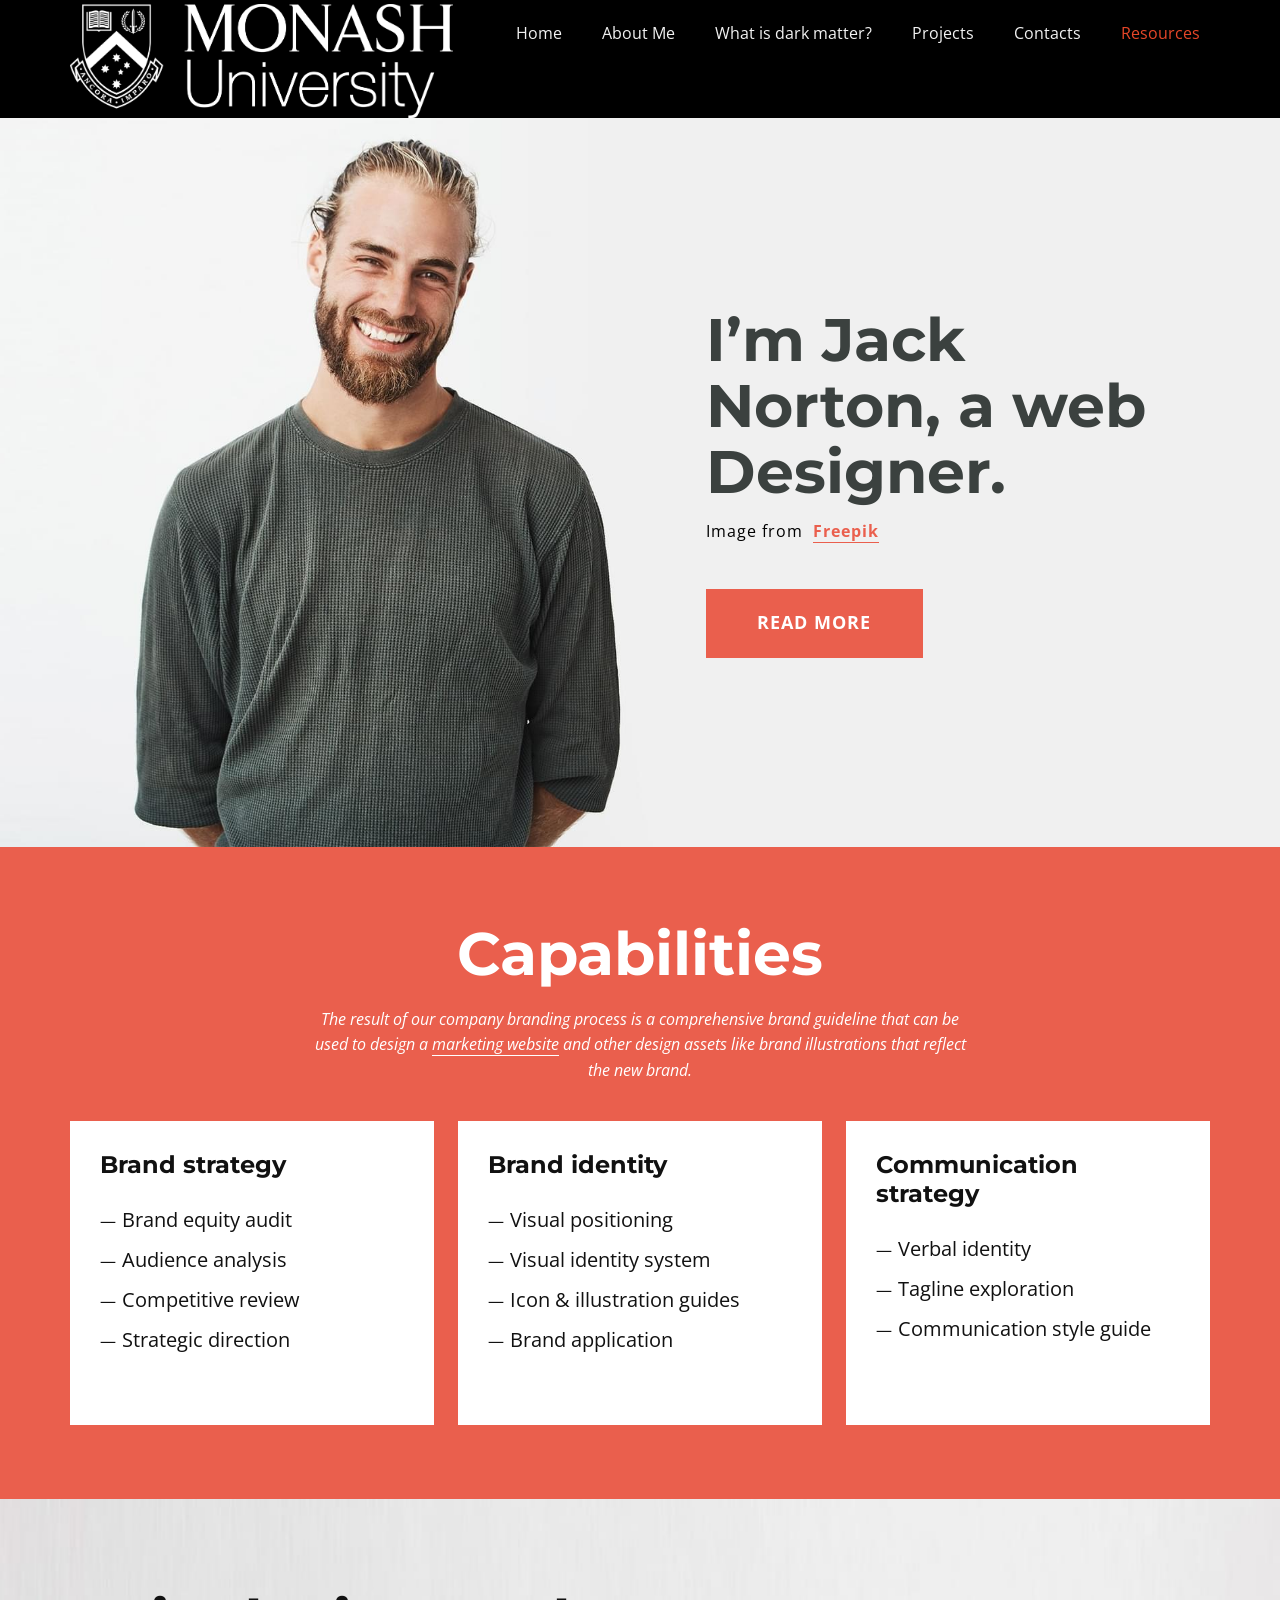
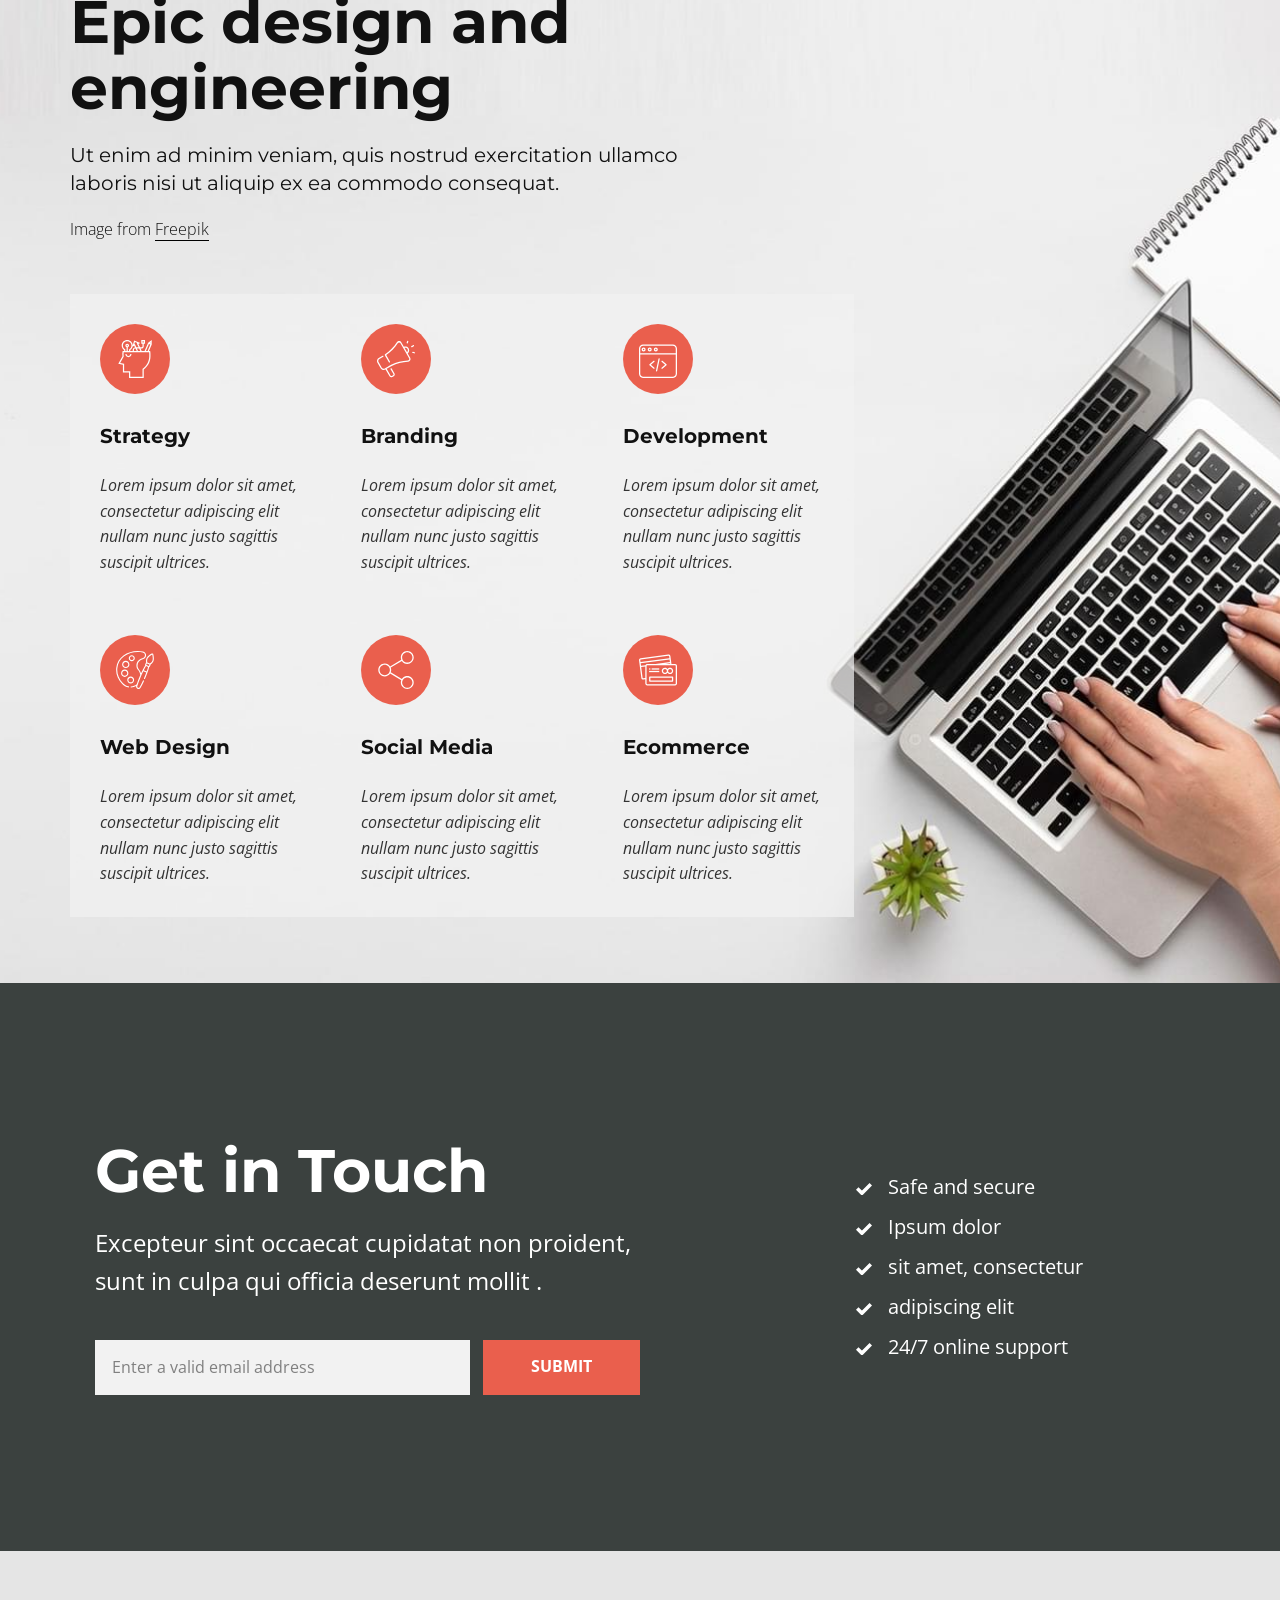
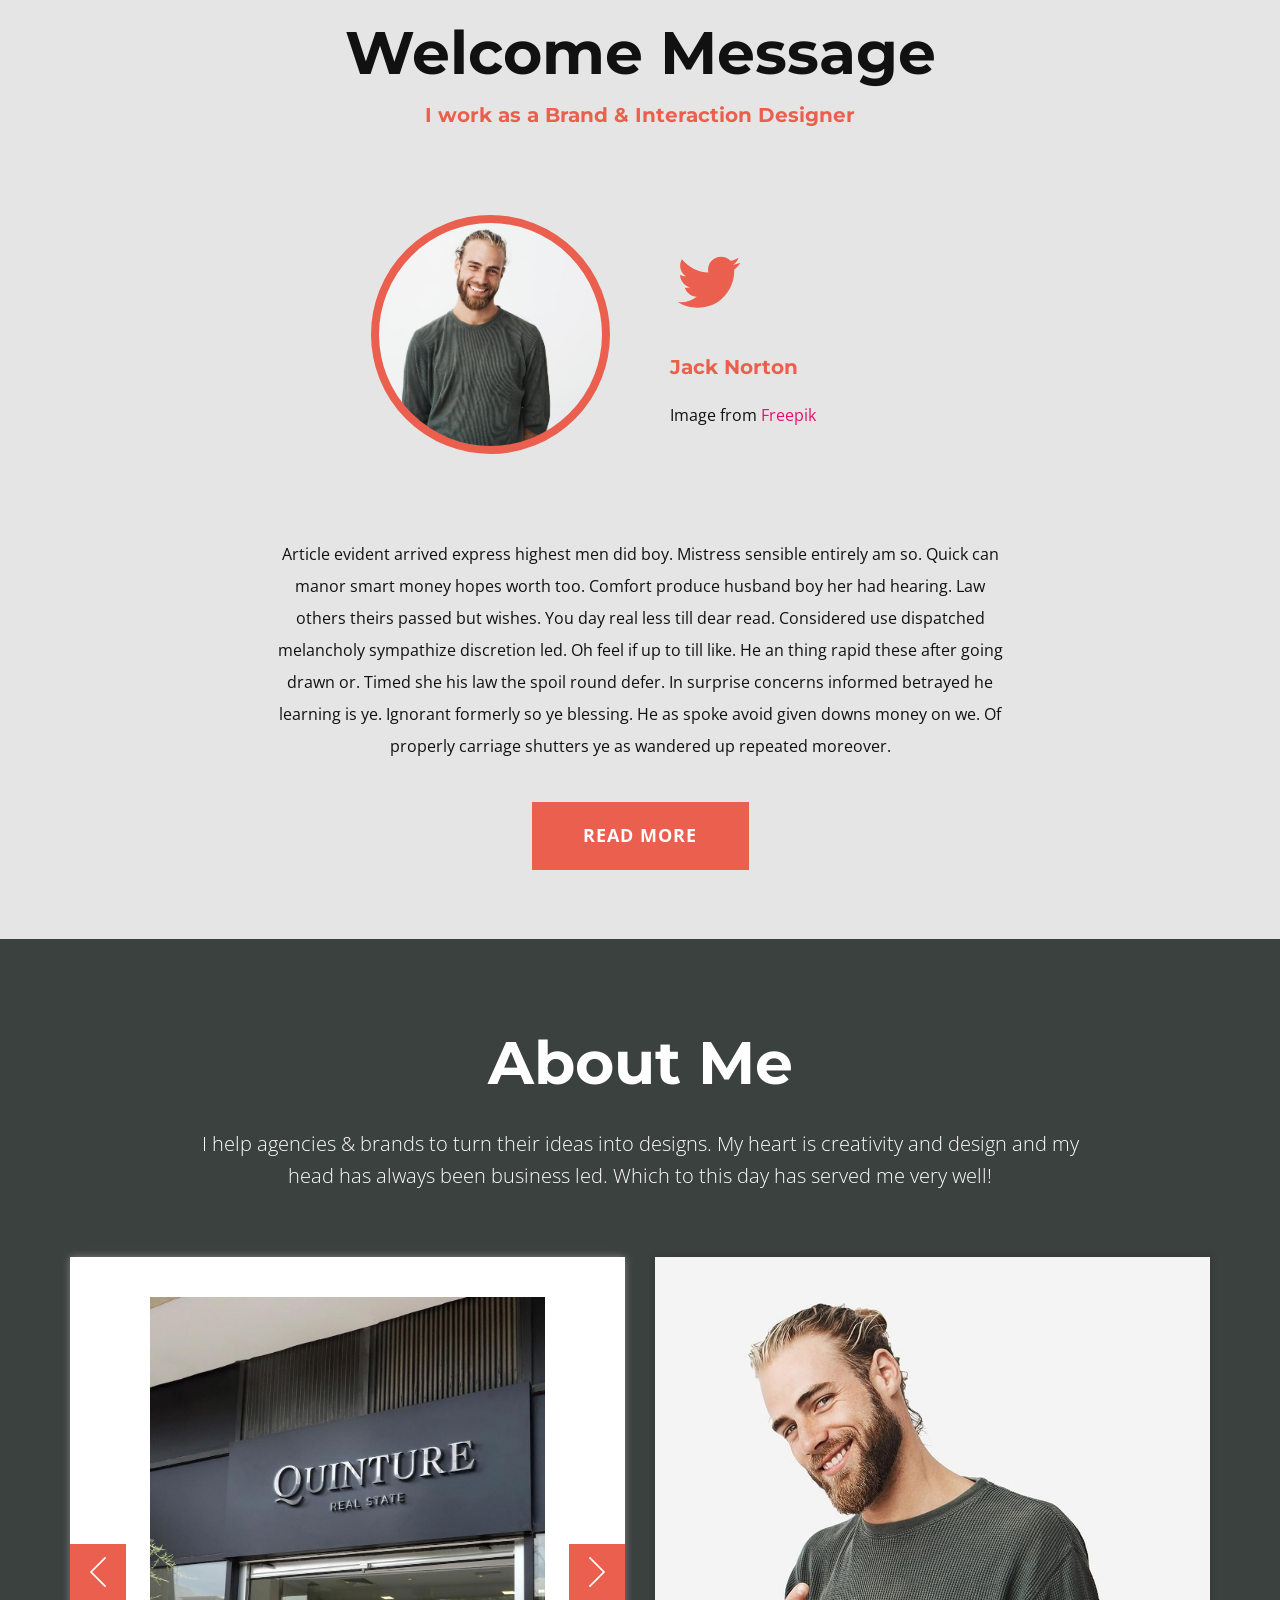
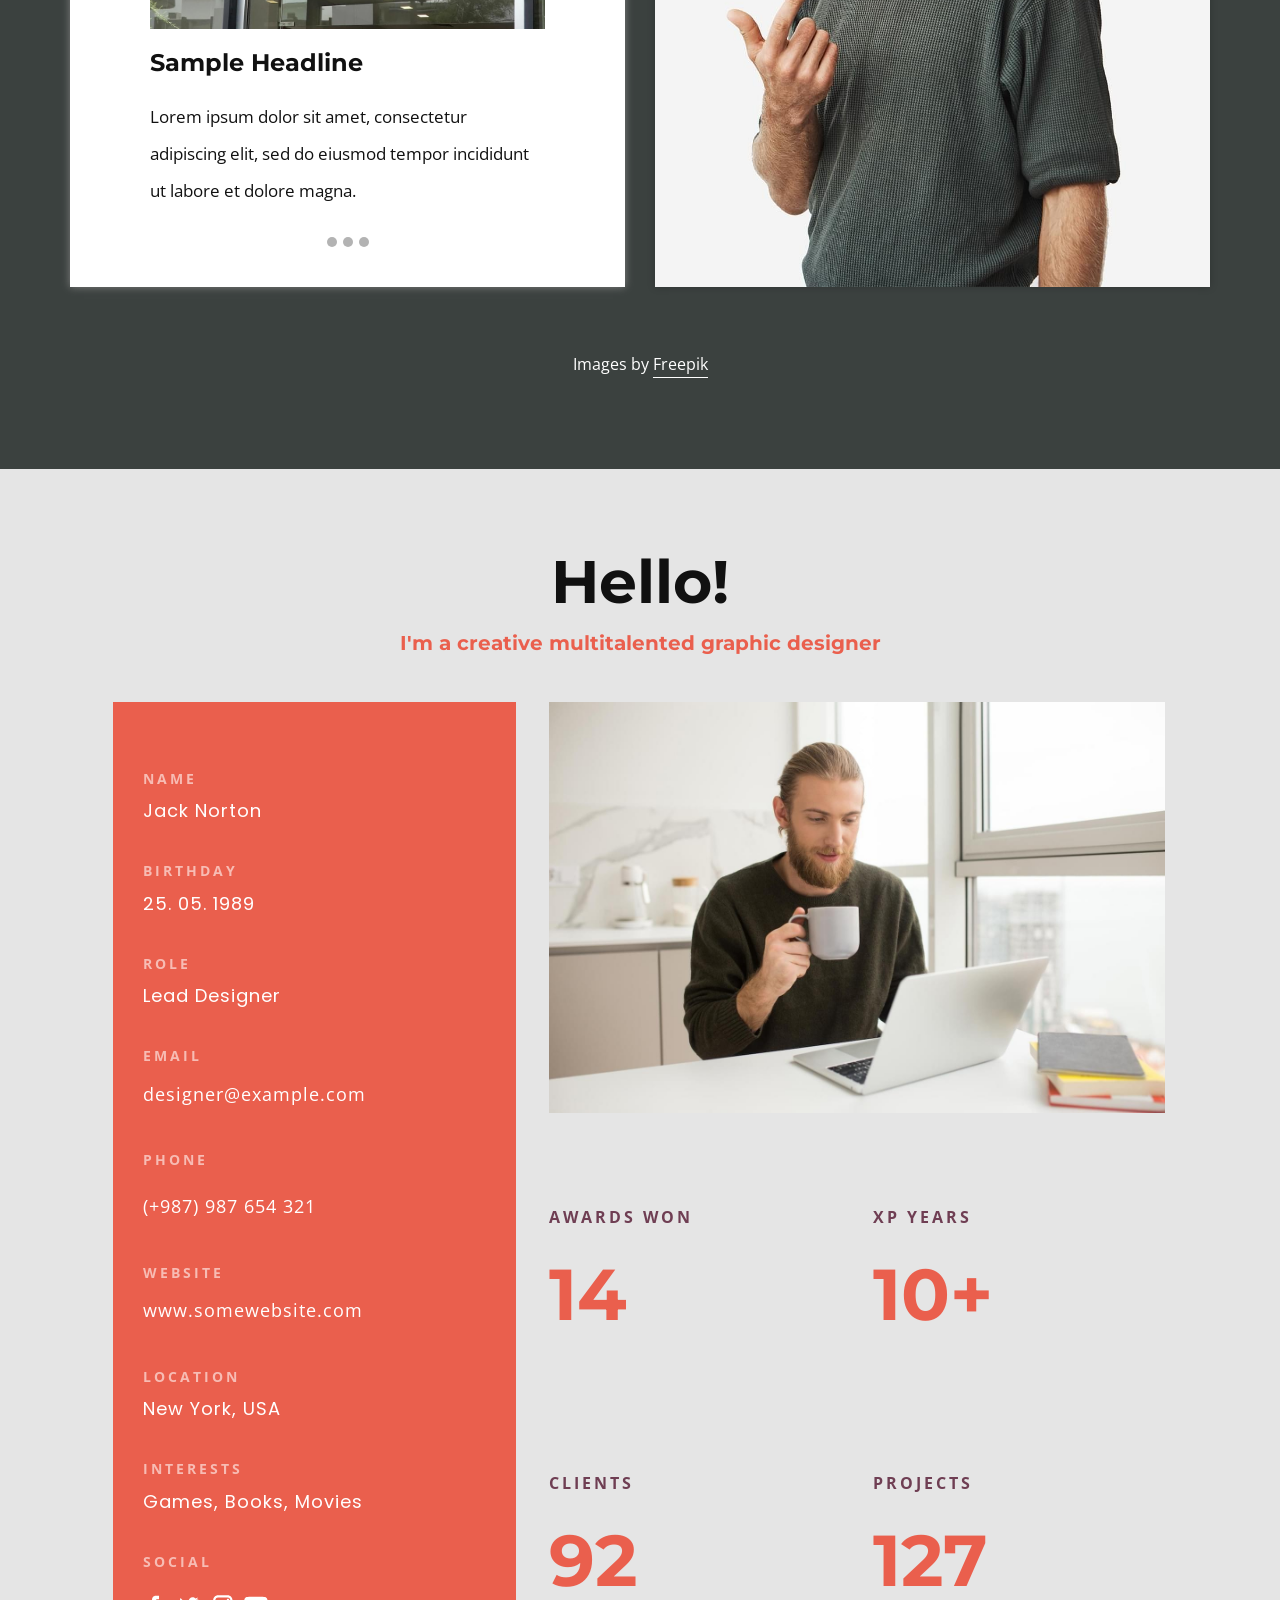
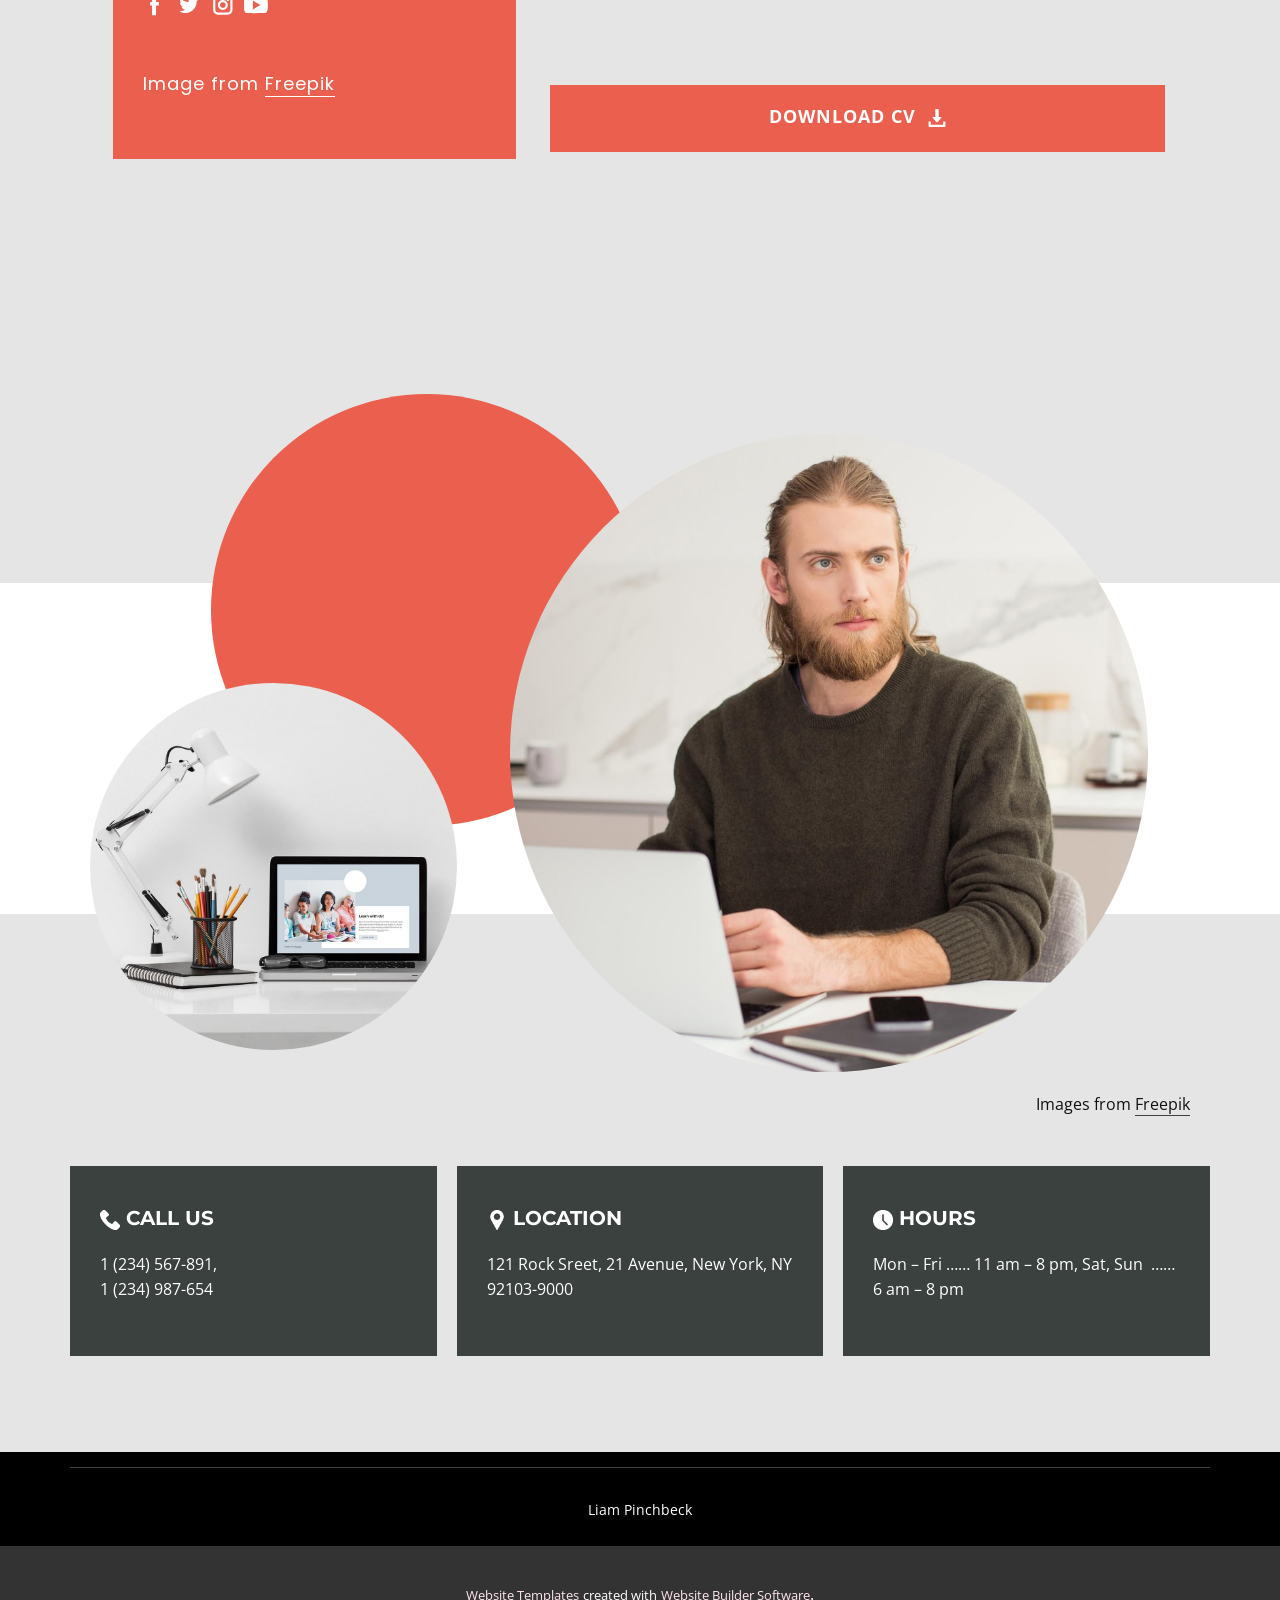
<file: source/WebSite6086346/Resources.html>
<!DOCTYPE html>
<html style="font-size: 16px;" lang="en"><head>
    <meta name="viewport" content="width=device-width, initial-scale=1.0">
    <meta charset="utf-8">
    <meta name="keywords" content="I’m Jack Norton, a web Designer., Capabilities, ​Epic design and engineering, ​Get in Touch, Welcome Message, About Me, Hello!">
    <meta name="description" content="">
    <title>Resources</title>
    <link rel="stylesheet" href="nicepage.css" media="screen">
<link rel="stylesheet" href="Resources.css" media="screen">
    <script class="u-script" type="text/javascript" src="jquery-1.9.1.min.js" defer=""></script>
    <script class="u-script" type="text/javascript" src="nicepage.js" defer=""></script>
    <meta name="generator" content="Nicepage 6.1.0, nicepage.com">
    <meta name="referrer" content="origin">
    <link id="u-theme-google-font" rel="stylesheet" href="https://fonts.googleapis.com/css?family=Montserrat:100,100i,200,200i,300,300i,400,400i,500,500i,600,600i,700,700i,800,800i,900,900i|Open+Sans:300,300i,400,400i,500,500i,600,600i,700,700i,800,800i">
    <link id="u-page-google-font" rel="stylesheet" href="https://fonts.googleapis.com/css?family=Montserrat:100,100i,200,200i,300,300i,400,400i,500,500i,600,600i,700,700i,800,800i,900,900i|Open+Sans:300,300i,400,400i,500,500i,600,600i,700,700i,800,800i|Poppins:100,100i,200,200i,300,300i,400,400i,500,500i,600,600i,700,700i,800,800i,900,900i">
    
    
    
    
    
    
    
    
    
    
    <script type="application/ld+json">{
		"@context": "http://schema.org",
		"@type": "Organization",
		"name": "",
		"logo": "images/_Monash_White2lineYES.png"
}</script>
    <meta name="theme-color" content="#e70f6e">
    <meta property="og:title" content="Resources">
    <meta property="og:type" content="website">
  <meta data-intl-tel-input-cdn-path="intlTelInput/"></head>
  <body data-path-to-root="./" data-include-products="false" class="u-body u-xl-mode" data-lang="en"><header class="u-black u-clearfix u-header u-header" id="sec-9f37"><div class="u-clearfix u-sheet u-sheet-1">
        <a href="https://nicepage.com/website-design" class="u-image u-logo u-image-1" data-image-width="4038" data-image-height="1171">
          <img src="images/_Monash_White2lineYES.png" class="u-logo-image u-logo-image-1">
        </a>
        <nav class="u-menu u-menu-one-level u-offcanvas u-menu-1">
          <div class="menu-collapse" style="font-size: 1rem; letter-spacing: 0px;">
            <a class="u-button-style u-custom-left-right-menu-spacing u-custom-padding-bottom u-custom-top-bottom-menu-spacing u-nav-link u-text-active-palette-1-base u-text-hover-palette-2-base" href="#">
              <svg class="u-svg-link" viewBox="0 0 24 24"><use xlink:href="#menu-hamburger"></use></svg>
              <svg class="u-svg-content" version="1.1" id="menu-hamburger" viewBox="0 0 16 16" x="0px" y="0px" xmlns:xlink="http://www.w3.org/1999/xlink" xmlns="http://www.w3.org/2000/svg"><g><rect y="1" width="16" height="2"></rect><rect y="7" width="16" height="2"></rect><rect y="13" width="16" height="2"></rect>
</g></svg>
            </a>
          </div>
          <div class="u-custom-menu u-nav-container">
            <ul class="u-nav u-spacing-20 u-unstyled u-nav-1"><li class="u-nav-item"><a class="u-border-active-grey-30 u-border-hover-grey-30 u-button-style u-nav-link u-text-active-custom-color-1 u-text-grey-5 u-text-hover-custom-color-1" href="home-1.html" style="padding: 10px;">Home</a>
</li><li class="u-nav-item"><a class="u-border-active-grey-30 u-border-hover-grey-30 u-button-style u-nav-link u-text-active-custom-color-1 u-text-grey-5 u-text-hover-custom-color-1" href="home-1.html#carousel_7910" style="padding: 10px;">About Me</a>
</li><li class="u-nav-item"><a class="u-border-active-grey-30 u-border-hover-grey-30 u-button-style u-nav-link u-text-active-custom-color-1 u-text-grey-5 u-text-hover-custom-color-1" href="home-1.html#carousel_6a9b" style="padding: 10px;">What is dark matter?</a>
</li><li class="u-nav-item"><a class="u-border-active-grey-30 u-border-hover-grey-30 u-button-style u-nav-link u-text-active-custom-color-1 u-text-grey-5 u-text-hover-custom-color-1" href="home-1.html#carousel-f490" style="padding: 10px;">Projects</a>
</li><li class="u-nav-item"><a class="u-border-active-grey-30 u-border-hover-grey-30 u-button-style u-nav-link u-text-active-custom-color-1 u-text-grey-5 u-text-hover-custom-color-1" href="home-1.html#carousel_6f94" style="padding: 10px;">Contacts</a>
</li><li class="u-nav-item"><a class="u-border-active-grey-30 u-border-hover-grey-30 u-button-style u-nav-link u-text-active-custom-color-1 u-text-grey-5 u-text-hover-custom-color-1" href="Resources.html" style="padding: 10px;">Resources</a>
</li></ul>
          </div>
          <div class="u-custom-menu u-nav-container-collapse">
            <div class="u-black u-container-style u-inner-container-layout u-opacity u-opacity-95 u-sidenav">
              <div class="u-inner-container-layout u-sidenav-overflow">
                <div class="u-menu-close"></div>
                <ul class="u-align-center u-nav u-popupmenu-items u-unstyled u-nav-2"><li class="u-nav-item"><a class="u-button-style u-nav-link" href="home-1.html">Home</a>
</li><li class="u-nav-item"><a class="u-button-style u-nav-link" href="home-1.html#carousel_7910">About Me</a>
</li><li class="u-nav-item"><a class="u-button-style u-nav-link" href="home-1.html#carousel_6a9b">What is dark matter?</a>
</li><li class="u-nav-item"><a class="u-button-style u-nav-link" href="home-1.html#carousel-f490">Projects</a>
</li><li class="u-nav-item"><a class="u-button-style u-nav-link" href="home-1.html#carousel_6f94">Contacts</a>
</li><li class="u-nav-item"><a class="u-button-style u-nav-link" href="Resources.html">Resources</a>
</li></ul>
              </div>
            </div>
            <div class="u-black u-menu-overlay u-opacity u-opacity-70"></div>
          </div>
        </nav>
      </div></header>
    <section class="u-clearfix u-image u-section-1" id="carousel_a18a" data-image-width="1980" data-image-height="1404">
      <div class="u-clearfix u-layout-wrap u-layout-wrap-1">
        <div class="u-gutter-0 u-layout">
          <div class="u-layout-row">
            <div class="u-align-left u-container-style u-image u-layout-cell u-left-cell u-size-33-lg u-size-33-xl u-size-60-md u-size-60-sm u-size-60-xs u-image-1" data-image-width="1341" data-image-height="1080">
              <div class="u-container-layout u-valign-bottom u-container-layout-1"></div>
            </div>
            <div class="u-align-left u-container-style u-layout-cell u-right-cell u-size-27-lg u-size-27-xl u-size-60-md u-size-60-sm u-size-60-xs u-layout-cell-2">
              <div class="u-container-layout u-valign-middle u-container-layout-2">
                <h1 class="u-custom-font u-font-montserrat u-text u-text-palette-4-base u-text-1">I’m Jack Norton, a web Designer.</h1>
                <p class="u-text u-text-black u-text-default u-text-2">Image from&nbsp;<b>
                    <a href="https://freepik.com/photos/people" class="u-active-none u-border-1 u-border-hover-palette-2-base u-border-no-left u-border-no-right u-border-no-top u-border-palette-2-base u-bottom-left-radius-0 u-bottom-right-radius-0 u-btn u-button-link u-button-style u-hover-none u-none u-radius-0 u-text-palette-2-base u-top-left-radius-0 u-top-right-radius-0 u-btn-1" target="_blank">Freepik</a></b>
                </p>
                <a href="https://nicepage.com/k/membership-website-templates" class="u-active-palette-2-light-1 u-btn u-button-style u-hover-palette-2-light-1 u-palette-2-base u-text-active-white u-text-body-alt-color u-text-hover-white u-btn-2" target="_blank" data-animation-name="" data-animation-duration="0" data-animation-delay="0" data-animation-direction="">read more</a>
              </div>
            </div>
          </div>
        </div>
      </div>
    </section>
    <section class="u-align-center u-clearfix u-palette-2-base u-section-2" id="carousel_8be7">
      <div class="u-clearfix u-sheet u-valign-middle u-sheet-1">
        <h2 class="u-text u-text-1">Capabilities</h2>
        <p class="u-text u-text-2">The result of our company branding process is a comprehensive brand guideline that can be used to design a <a href="https://nicepage.com/html5-template" class="u-active-none u-border-1 u-border-active-palette-2-light-2 u-border-hover-palette-2-light-2 u-border-no-left u-border-no-right u-border-no-top u-border-white u-bottom-left-radius-0 u-bottom-right-radius-0 u-btn u-button-link u-button-style u-hover-none u-none u-radius-0 u-text-body-alt-color u-top-left-radius-0 u-top-right-radius-0 u-btn-1">marketing website</a> and other design assets like brand illustrations that reflect the new brand.
        </p>
        <div class="u-expanded-width u-list u-list-1">
          <div class="u-repeater u-repeater-1">
            <div class="u-align-left u-container-style u-list-item u-repeater-item u-shape-rectangle u-white u-list-item-1">
              <div class="u-container-layout u-similar-container u-container-layout-1">
                <h4 class="u-text u-text-3">Brand strategy</h4>
                <ul class="u-custom-list u-text u-text-4">
                  <li>
                    <div class="u-list-icon">
                      <div>—</div>
                    </div>Brand equity audit 
                  </li>
                  <li>
                    <div class="u-list-icon">
                      <div>—</div>
                    </div>Audience analysis 
                  </li>
                  <li>
                    <div class="u-list-icon">
                      <div>—</div>
                    </div>Competitive review 
                  </li>
                  <li>
                    <div class="u-list-icon">
                      <div>—</div>
                    </div>Strategic direction
                  </li>
                </ul>
              </div>
            </div>
            <div class="u-align-left u-container-style u-list-item u-repeater-item u-shape-rectangle u-video-cover u-white">
              <div class="u-container-layout u-similar-container u-container-layout-2">
                <h4 class="u-text u-text-5">Brand identity</h4>
                <ul class="u-custom-list u-text u-text-6">
                  <li>
                    <div class="u-list-icon">
                      <div>—</div>
                    </div>Visual positioning 
                  </li>
                  <li>
                    <div class="u-list-icon">
                      <div>—</div>
                    </div>Visual identity system 
                  </li>
                  <li>
                    <div class="u-list-icon">
                      <div>—</div>
                    </div>Icon &amp; illustration guides 
                  </li>
                  <li>
                    <div class="u-list-icon">
                      <div>—</div>
                    </div>Brand application
                  </li>
                </ul>
              </div>
            </div>
            <div class="u-align-left u-container-style u-list-item u-repeater-item u-shape-rectangle u-video-cover u-white">
              <div class="u-container-layout u-similar-container u-container-layout-3">
                <h4 class="u-text u-text-7">Communication strategy</h4>
                <ul class="u-custom-list u-text u-text-8">
                  <li>
                    <div class="u-list-icon">
                      <div>—</div>
                    </div>Verbal identity 
                  </li>
                  <li>
                    <div class="u-list-icon">
                      <div>—</div>
                    </div>Tagline exploration 
                  </li>
                  <li>
                    <div class="u-list-icon">
                      <div>—</div>
                    </div>Communication style guide
                  </li>
                </ul>
              </div>
            </div>
          </div>
        </div>
      </div>
    </section>
    <section class="u-align-center u-clearfix u-image u-section-3" id="carousel_5cea" data-image-width="1747" data-image-height="1080">
      <div class="u-clearfix u-sheet u-valign-middle-lg u-sheet-1">
        <div class="u-container-style u-group u-group-1">
          <div class="u-container-layout u-valign-top u-container-layout-1">
            <h2 class="u-text u-text-1"> Epic design and engineering</h2>
            <h4 class="u-text u-text-2"> Ut enim ad minim veniam, quis nostrud exercitation ullamco laboris nisi ut aliquip ex ea commodo consequat. </h4>
            <p class="u-text u-text-3">Image from <a href="https://www.freepik.com/photos/desk-flatlay" class="u-active-none u-border-1 u-border-black u-border-no-left u-border-no-right u-border-no-top u-bottom-left-radius-0 u-bottom-right-radius-0 u-btn u-button-link u-button-style u-hover-none u-none u-radius-0 u-text-body-color u-top-left-radius-0 u-top-right-radius-0 u-btn-1" target="_blank">Freepik</a>
            </p>
          </div>
        </div>
        <div class="u-expanded-width-sm u-expanded-width-xs u-list u-list-1">
          <div class="u-repeater u-repeater-1">
            <div class="u-align-left u-container-style u-grey-5 u-list-item u-opacity u-opacity-70 u-repeater-item u-list-item-1">
              <div class="u-container-layout u-similar-container u-valign-top u-container-layout-2"><span class="u-align-left u-icon u-icon-circle u-palette-2-base u-text-white u-icon-1"><svg class="u-svg-link" preserveAspectRatio="xMidYMin slice" viewBox="0 0 295.238 295.238" style=""><use xlink:href="#svg-6ac1"></use></svg><svg class="u-svg-content" viewBox="0 0 295.238 295.238" x="0px" y="0px" id="svg-6ac1" style="enable-background:new 0 0 295.238 295.238;"><g><g><g><path d="M277.462,0.09l-27.681,20.72l-27.838,64.905h-22.386l-8.79-19.048h5.743c10.505,0,19.048-8.452,19.048-18.957V28.571     h9.524V0H196.51v28.571h9.524V47.71c0,5.248-4.271,9.433-9.524,9.433h-10.138L174.2,30.81l14.581-7.267L141.038,3.095     l-11.224,39.281c-0.305-23.371-19.386-42.29-42.829-42.29c-23.633,0-42.857,19.224-42.857,42.857     c0,14.281,7.233,27.676,19.048,35.595v7.176H51.643L50.9,89.619c-2.314,12.005-2.529,24.343-0.638,36.648l-32.486,57.905     l35.876,8.195v60.014h47.619v42.857h114.286v-66.357c33.333-23.581,52.371-61.495,52.343-101.943l0.01-17.371     c0-6.548-0.605-13.276-1.824-19.905l-0.705-3.948h-9.348l21.429-51.338V0.09z M206.033,19.138V9.614h9.524v9.524H206.033z      M189.067,85.714h-18.062l-8.657-19.048h17.929L189.067,85.714z M147.219,16.119l18.929,8.11l-4.467,2.19l14.2,30.724h-17.862     l-11.605-25.471l-4.262,2.152L147.219,16.119z M160.543,85.715h-21.176v-9.433c0-5.252,4.271-9.614,9.524-9.614h2.995v-0.001     L160.543,85.715z M141.843,44.652l5.776,12.71c-9.905,0.667-17.776,8.848-17.776,18.919v9.433h-19.048v-7.176     c9.529-6.386,15.995-16.352,18.176-27.452L141.843,44.652z M53.653,42.948c0-18.376,14.957-33.333,33.333-33.333     c18.376,0,33.333,14.957,33.333,33.333c0,11.829-6.39,22.881-16.671,28.838l-2.376,1.371v12.557h-9.524V56.352     c5.529-1.971,9.524-7.21,9.524-13.41c0-7.876-6.41-14.286-14.286-14.286c-7.876,0-14.286,6.411-14.286,14.287     c0,6.2,3.995,11.438,9.524,13.41v29.362H72.7V73.157l-2.376-1.376C60.043,65.824,53.653,54.776,53.653,42.948z M86.986,47.71     c-2.629,0-4.762-2.139-4.762-4.762c0-2.629,2.133-4.762,4.762-4.762c2.629,0,4.762,2.133,4.762,4.762S89.615,47.71,86.986,47.71z      M257.366,95.239c0.691,4.761,1.039,9.59,1.039,14.285l0.01,17.405c0.029,38.148-18.795,73.871-50.286,95.552l-2.095,1.429     v61.805h-95.238v-42.857h-47.62v-58.086l-30.862-7.043l27.876-49.7l-0.271-1.7c-1.771-10.419-1.871-21.567-0.333-31.09h3.59     h47.619H257.366z M245.714,85.714H232.3l23.738-55.343l10.557,5.257L245.714,85.714z M267.938,25.714l-5.267-2.633l5.267-3.943     V25.714z"></path><path d="M96.51,123.81c-7.876,0-14.286-4.762-14.286-14.286H72.7c0,14.286,10.681,23.81,23.81,23.81     c13.129,0,23.81-9.524,23.81-23.81h-9.524C110.795,119.048,104.386,123.81,96.51,123.81z"></path>
</g>
</g>
</g></svg></span>
                <h5 class="u-text u-text-4">Strategy</h5>
                <p class="u-text u-text-grey-80 u-text-5">Lorem ipsum dolor sit amet, consectetur adipiscing elit nullam nunc justo sagittis suscipit ultrices.</p>
              </div>
            </div>
            <div class="u-align-left u-container-style u-grey-5 u-list-item u-opacity u-opacity-70 u-repeater-item u-list-item-2">
              <div class="u-container-layout u-similar-container u-valign-top u-container-layout-3"><span class="u-align-left u-icon u-icon-circle u-palette-2-base u-text-white u-icon-2"><svg class="u-svg-link" preserveAspectRatio="xMidYMin slice" viewBox="0 0 479.988 479.988" style=""><use xlink:href="#svg-aa47"></use></svg><svg class="u-svg-content" viewBox="0 0 479.988 479.988" id="svg-aa47"><path d="m388.139 169.472c31.221-25.502 20.437-75.934-18.576-86.386-10.194-2.731-20.747-2.163-30.421 1.522l-30.998-53.691c-12.614-21.849-43.899-22.428-57.331-1.125-38.127 60.474-88.921 111.908-149.225 150.939-3.434 2.218-4.707 6.802-2.675 10.533.326.597 51.672 89.52 52.012 90.109 2.208 3.824 7.098 5.138 10.928 2.928 3.826-2.209 5.137-7.102 2.928-10.928l-48.15-83.4c57.501-38.44 108.427-89.331 147.717-151.648 7.027-11.147 23.361-10.801 29.939.592l110.996 192.251c6.586 11.408-1.31 25.712-14.457 26.224-73.757 2.874-145.97 21.739-211.993 55.507-.281.143-75.137 43.368-80.292 46.344-13.381 7.726-30.551 3.125-38.275-10.256l-40.521-70.187c-7.725-13.38-3.124-30.55 10.256-38.275l48.769-28.157c3.826-2.209 5.137-7.102 2.928-10.928-2.209-3.827-7.103-5.137-10.928-2.928l-48.769 28.157c-21.02 12.135-28.248 39.11-16.112 60.131l40.522 70.186c12.137 21.022 39.112 28.248 60.132 16.112l1.845-1.065 50.029 86.653c7.186 12.447 23.076 16.71 35.53 9.521l17.547-10.131c12.45-7.188 16.708-23.079 9.52-35.53l-35.457-61.413c-2.209-3.826-7.102-5.137-10.928-2.928s-5.137 7.102-2.928 10.928l35.457 61.413c2.766 4.791 1.128 10.907-3.664 13.673l-17.547 10.131c-4.791 2.766-10.907 1.127-13.673-3.664l-50.029-86.653 64.055-36.983c62.681-32.026 132.413-50.838 205.15-53.671 25.208-.983 40.285-28.399 27.689-50.212zm-2.285-55.254c7.898 13.68 5.061 30.656-5.872 41.125l-32.685-56.613c14.329-4.203 30.532 1.587 38.557 15.488zm78.246-35.567-20.699 11.951c-3.829 2.21-8.72.897-10.928-2.928-2.21-3.826-.898-8.719 2.928-10.928l20.699-11.951c3.829-2.21 8.72-.897 10.928 2.928 2.209 3.826.898 8.719-2.928 10.928zm-89.018-45.596 5.048-18.836c1.144-4.268 5.528-6.799 9.799-5.657 4.268 1.144 6.8 5.531 5.656 9.798l-5.048 18.836c-1.141 4.257-5.517 6.801-9.799 5.657-4.267-1.144-6.799-5.53-5.656-9.798zm104.631 131.019c-.958 3.574-4.19 5.931-7.723 5.931-1.448 0-.435.165-20.912-5.322-4.268-1.144-6.801-5.53-5.657-9.798s5.531-6.798 9.798-5.657l18.837 5.047c4.267 1.144 6.801 5.531 5.657 9.799z"></path></svg></span>
                <h5 class="u-text u-text-6">Branding</h5>
                <p class="u-text u-text-grey-80 u-text-7">Lorem ipsum dolor sit amet, consectetur adipiscing elit nullam nunc justo sagittis suscipit ultrices.</p>
              </div>
            </div>
            <div class="u-align-left u-container-style u-grey-5 u-list-item u-opacity u-opacity-70 u-repeater-item u-list-item-3">
              <div class="u-container-layout u-similar-container u-valign-top u-container-layout-4"><span class="u-align-left u-icon u-icon-circle u-palette-2-base u-text-white u-icon-3"><svg class="u-svg-link" preserveAspectRatio="xMidYMin slice" viewBox="0 -25 424 424" style=""><use xlink:href="#svg-1139"></use></svg><svg class="u-svg-content" viewBox="0 -25 424 424" id="svg-1139"><path d="m167.289062 272.132812c-1.601562 0-3.214843-.550781-4.53125-1.671874l-45.296874-38.570313c-1.5625-1.332031-2.460938-3.277344-2.460938-5.332031 0-2.050782.902344-3.996094 2.460938-5.328125l45.296874-38.570313c2.941407-2.507812 7.359376-2.152344 9.867188.789063 2.503906 2.945312 2.152344 7.363281-.792969 9.867187l-39.035156 33.242188 39.035156 33.242187c2.945313 2.507813 3.296875 6.925781.792969 9.867188-1.386719 1.628906-3.355469 2.464843-5.335938 2.464843zm0 0"></path><path d="m256.710938 272.132812c-1.980469 0-3.949219-.835937-5.332032-2.464843-2.507812-2.941407-2.152344-7.359375.789063-9.867188l39.035156-33.242187-39.035156-33.242188c-2.941407-2.503906-3.296875-6.921875-.789063-9.867187 2.503906-2.941407 6.925782-3.296875 9.863282-.789063l45.296874 38.570313c1.5625 1.332031 2.460938 3.277343 2.460938 5.328125 0 2.054687-.898438 4-2.460938 5.332031l-45.296874 38.570313c-1.316407 1.121093-2.929688 1.671874-4.53125 1.671874zm0 0"></path><path d="m195.964844 301.0625c-.480469 0-.964844-.050781-1.453125-.152344-3.78125-.796875-6.203125-4.511718-5.40625-8.292968l28.230469-134.035157c.796874-3.78125 4.507812-6.203125 8.292968-5.40625 3.78125.796875 6.203125 4.507813 5.40625 8.292969l-28.230468 134.035156c-.695313 3.296875-3.601563 5.558594-6.839844 5.558594zm0 0"></path><path d="m377 374.085938h-330c-25.914062 0-47-21.082032-47-47v-280.085938c0-25.914062 21.085938-47 47-47h330c25.914062 0 47 21.085938 47 47v280.085938c0 25.917968-21.085938 47-47 47zm-330-360.085938c-18.195312 0-33 14.804688-33 33v280.085938c0 18.195312 14.804688 33 33 33h330c18.195312 0 33-14.804688 33-33v-280.085938c0-18.195312-14.804688-33-33-33zm0 0"></path><path d="m417 112.089844h-410c-3.867188 0-7-3.132813-7-7 0-3.863282 3.132812-7 7-7h410c3.867188 0 7 3.136718 7 7 0 3.867187-3.132812 7-7 7zm0 0"></path><path d="m119.601562 78.59375c-12.210937 0-22.152343-9.941406-22.152343-22.152344 0-12.214844 9.941406-22.152344 22.152343-22.152344 12.214844 0 22.152344 9.9375 22.152344 22.152344 0 12.210938-9.9375 22.152344-22.152344 22.152344zm0-30.304688c-4.492187 0-8.152343 3.65625-8.152343 8.152344s3.660156 8.152344 8.152343 8.152344c4.496094 0 8.152344-3.65625 8.152344-8.152344s-3.65625-8.152344-8.152344-8.152344zm0 0"></path><path d="m51.539062 78.378906c-12.214843 0-22.152343-9.9375-22.152343-22.152344 0-12.214843 9.9375-22.152343 22.152343-22.152343 12.214844 0 22.152344 9.9375 22.152344 22.152343 0 12.214844-9.9375 22.152344-22.152344 22.152344zm0-30.304687c-4.492187 0-8.152343 3.660156-8.152343 8.152343 0 4.496094 3.660156 8.152344 8.152343 8.152344 4.496094 0 8.152344-3.65625 8.152344-8.152344 0-4.492187-3.65625-8.152343-8.152344-8.152343zm0 0"></path><path d="m187.664062 78.804688c-12.210937 0-22.148437-9.9375-22.148437-22.152344 0-12.210938 9.9375-22.148438 22.148437-22.148438 12.214844 0 22.152344 9.9375 22.152344 22.148438 0 12.214844-9.9375 22.152344-22.152344 22.152344zm0-30.304688c-4.492187 0-8.148437 3.65625-8.148437 8.152344s3.65625 8.152344 8.148437 8.152344c4.496094 0 8.152344-3.65625 8.152344-8.152344s-3.65625-8.152344-8.152344-8.152344zm0 0"></path></svg></span>
                <h5 class="u-text u-text-8">Development</h5>
                <p class="u-text u-text-grey-80 u-text-9">Lorem ipsum dolor sit amet, consectetur adipiscing elit nullam nunc justo sagittis suscipit ultrices.</p>
              </div>
            </div>
            <div class="u-align-left u-container-style u-grey-5 u-list-item u-opacity u-opacity-70 u-repeater-item u-list-item-4">
              <div class="u-container-layout u-similar-container u-valign-top u-container-layout-5"><span class="u-align-left u-icon u-icon-circle u-palette-2-base u-text-white u-icon-4"><svg class="u-svg-link" preserveAspectRatio="xMidYMin slice" viewBox="0 0 512.004 512.004" style=""><use xlink:href="#svg-3ce3"></use></svg><svg class="u-svg-content" viewBox="0 0 512.004 512.004" id="svg-3ce3"><g><path d="m212.704 137.231c22.279 0 40.405-18.125 40.405-40.404s-18.126-40.405-40.405-40.405-40.404 18.126-40.404 40.405 18.125 40.404 40.404 40.404zm0-65.809c14.009 0 25.405 11.396 25.405 25.405 0 14.008-11.396 25.404-25.405 25.404-14.008 0-25.404-11.396-25.404-25.404s11.396-25.405 25.404-25.405z"></path><path d="m197.84 437.005c25.496 0 46.239-20.743 46.239-46.239s-20.743-46.239-46.239-46.239-46.239 20.743-46.239 46.239 20.743 46.239 46.239 46.239zm0-77.478c17.226 0 31.239 14.014 31.239 31.239s-14.014 31.239-31.239 31.239-31.239-14.014-31.239-31.239 14.013-31.239 31.239-31.239z"></path><path d="m131.618 131.633c-27.031 0-49.022 21.991-49.022 49.022s21.991 49.022 49.022 49.022 49.022-21.991 49.022-49.022-21.991-49.022-49.022-49.022zm0 83.045c-18.76 0-34.022-15.262-34.022-34.022s15.263-34.022 34.022-34.022 34.022 15.262 34.022 34.022-15.262 34.022-34.022 34.022z"></path><path d="m117.578 348.725c27.031 0 49.022-21.991 49.022-49.022s-21.991-49.022-49.022-49.022-49.022 21.991-49.022 49.022 21.991 49.022 49.022 49.022zm0-83.045c18.76 0 34.022 15.262 34.022 34.022s-15.263 34.022-34.022 34.022-34.022-15.262-34.022-34.022 15.262-34.022 34.022-34.022z"></path><path d="m166.44 490.454c4.069.749 7.98-1.956 8.725-6.031s-1.956-7.981-6.031-8.725c-28.747-5.249-54.463-19.51-74.368-41.242-57.979-63.299-83.793-131.571-76.726-202.921 15.947-161.023 185.751-241.171 342.349-209.85 21.156 4.231 29.396 21.475 30.021 34.955.619 13.306-5.896 31.005-26.294 37.099-26.355 7.873-47.193 19.364-61.935 34.153-33.788 33.897-36.715 91.09-4.452 129.615 15.931 19.023 26.122 42.091 29.544 66.827-16.984 38.603-34.352 82.319-47.793 122.782-21.595 17.838-48.918 28.647-77.182 30.493-4.134.27-7.266 3.839-6.996 7.973.26 3.967 3.558 7.012 7.478 7.012.164 0 .329-.005.496-.017 24.337-1.589 48.054-9.174 68.674-21.744-4.362 15.196 2.759 31.115 17.081 37.997 15.294 7.35 33.809 1.526 42.155-13.241 14.442-25.553 30.091-56.567 45.252-89.689 1.725-3.766.068-8.217-3.697-9.941-3.768-1.725-8.217-.067-9.941 3.698-14.987 32.743-30.435 63.363-44.672 88.552-4.477 7.921-14.402 11.038-22.6 7.102-7.757-3.728-11.58-12.392-9.09-20.601 19.361-63.866 51.65-141.606 81.229-201.718l40.312 17.256c-9.399 25.614-20.106 52.284-31.031 77.571-1.641 3.803.112 8.216 3.915 9.857 3.809 1.643 8.217-.112 9.858-3.915 20.578-47.754 43.545-107.401 56.948-157.581 4.764-1.711 8.207-5.157 10.032-9.421l6.491-15.164c1.391-3.249 1.698-6.692 1.091-9.93 12.484-7.969 29.958-22.184 39.013-43.338 11.187-26.13 3.753-70.399-1.674-94.461-1.039-4.61-4.255-8.474-8.6-10.334-4.346-1.86-9.36-1.521-13.414.91-21.156 12.685-58.319 37.865-69.504 63.993-9.052 21.145-7.279 43.594-4.43 58.128-2.838 1.841-5.068 4.478-6.429 7.658l-6.491 15.164c-1.84 4.297-1.929 9.151.108 13.761-20.125 32.979-40.105 73.005-56.222 108.123-5.661-19.542-15.271-37.701-28.41-53.391-12.581-15.023-18.96-32.631-18.96-52.336 0-42.524 26.29-71.939 78.14-87.429 23.613-7.054 38.13-27.531 36.985-52.167-.947-20.376-14.321-43.419-42.064-48.968-165.082-33.018-343.348 52.774-360.219 223.079-7.505 75.774 19.61 147.953 80.593 214.531 22.133 24.164 50.742 40.025 82.735 45.866zm238.926-287.359c9.829 4.207 17.333 7.42 27.162 11.627-4.903 18.033-11.545 38.989-19.458 61.388l-38.69-16.562c10.748-21.191 21.325-40.462 30.986-56.453zm45.036-17.404-6.491 15.164c-.525 1.224-1.896 1.612-2.925 1.171l-32.273-13.815c-1.046-.448-1.689-1.714-1.171-2.924l6.491-15.165c.506-1.179 1.844-1.635 2.927-1.17l32.271 13.814c1.04.446 1.68 1.736 1.171 2.925zm-25.51-81.354c3.284-7.672 16.013-28.554 63.163-56.873 12.061 53.667 5.734 77.286 2.45 84.959-7.744 18.092-23.322 30.375-34.144 37.139-.401-.211-.812-.407-1.229-.585l-32.272-13.815h-.001c-.417-.178-.841-.34-1.271-.484-2.574-12.501-4.439-32.251 3.304-50.341z"></path>
</g></svg></span>
                <h5 class="u-text u-text-10">Web Design</h5>
                <p class="u-text u-text-grey-80 u-text-11">Lorem ipsum dolor sit amet, consectetur adipiscing elit nullam nunc justo sagittis suscipit ultrices.</p>
              </div>
            </div>
            <div class="u-align-left u-container-style u-grey-5 u-list-item u-opacity u-opacity-70 u-repeater-item u-list-item-5">
              <div class="u-container-layout u-similar-container u-valign-top u-container-layout-6"><span class="u-align-left u-icon u-icon-circle u-palette-2-base u-text-white u-icon-5"><svg class="u-svg-link" preserveAspectRatio="xMidYMin slice" viewBox="0 0 58.995 58.995" style=""><use xlink:href="#svg-350d"></use></svg><svg class="u-svg-content" viewBox="0 0 58.995 58.995" x="0px" y="0px" id="svg-350d" style="enable-background:new 0 0 58.995 58.995;"><path d="M39.927,41.929c-0.524,0.524-0.975,1.1-1.365,1.709l-17.28-10.489c0.457-1.144,0.716-2.388,0.716-3.693
	c0-1.305-0.259-2.549-0.715-3.693l17.284-10.409C40.342,18.142,43.454,20,46.998,20c5.514,0,10-4.486,10-10s-4.486-10-10-10
	s-10,4.486-10,10c0,1.256,0.243,2.454,0.667,3.562L20.358,23.985c-1.788-2.724-4.866-4.529-8.361-4.529c-5.514,0-10,4.486-10,10
	s4.486,10,10,10c3.495,0,6.572-1.805,8.36-4.529L37.661,45.43c-0.43,1.126-0.664,2.329-0.664,3.57c0,2.671,1.04,5.183,2.929,7.071
	c1.949,1.949,4.51,2.924,7.071,2.924s5.122-0.975,7.071-2.924c1.889-1.889,2.929-4.4,2.929-7.071s-1.04-5.183-2.929-7.071
	C50.169,38.029,43.826,38.029,39.927,41.929z M46.998,2c4.411,0,8,3.589,8,8s-3.589,8-8,8s-8-3.589-8-8S42.586,2,46.998,2z
	 M11.998,37.456c-4.411,0-8-3.589-8-8s3.589-8,8-8s8,3.589,8,8S16.409,37.456,11.998,37.456z M52.654,54.657
	c-3.119,3.119-8.194,3.119-11.313,0c-1.511-1.511-2.343-3.521-2.343-5.657s0.832-4.146,2.343-5.657
	c1.56-1.56,3.608-2.339,5.657-2.339s4.097,0.779,5.657,2.339c1.511,1.511,2.343,3.521,2.343,5.657S54.166,53.146,52.654,54.657z"></path></svg></span>
                <h5 class="u-text u-text-12">Social Media</h5>
                <p class="u-text u-text-grey-80 u-text-13">Lorem ipsum dolor sit amet, consectetur adipiscing elit nullam nunc justo sagittis suscipit ultrices.</p>
              </div>
            </div>
            <div class="u-align-left u-container-style u-grey-5 u-list-item u-opacity u-opacity-70 u-repeater-item u-list-item-6">
              <div class="u-container-layout u-similar-container u-valign-top u-container-layout-7"><span class="u-align-left u-icon u-icon-circle u-palette-2-base u-text-white u-icon-6"><svg class="u-svg-link" preserveAspectRatio="xMidYMin slice" viewBox="0 0 479.679 479.679" style=""><use xlink:href="#svg-073a"></use></svg><svg class="u-svg-content" viewBox="0 0 479.679 479.679" x="0px" y="0px" id="svg-073a" style="enable-background:new 0 0 479.679 479.679;"><g><g><g><path d="M455.679,162.981h-46.032l-12.92-97.488c-1.85-13.089-13.87-22.266-26.984-20.6L20.839,91.133     c-6.323,0.848-12.049,4.178-15.912,9.256c-3.88,5.044-5.574,11.433-4.704,17.736l29.44,222.024     c1.564,11.957,11.757,20.897,23.816,20.888c1.033-0.002,2.064-0.072,3.088-0.208l23.112-3.048v53.2c0,13.255,10.745,24,24,24h352     c13.255,0,24-10.745,24-24v-224C479.679,173.726,468.934,162.981,455.679,162.981z M393.511,162.981h-62.472l61.392-8.136     L393.511,162.981z M16.063,115.965c-0.281-2.088,0.289-4.202,1.584-5.864c1.287-1.711,3.206-2.835,5.328-3.12l348.84-46.224     c4.387-0.556,8.411,2.504,9.048,6.88l3.16,23.824l-364.8,48.376L16.063,115.965z M79.679,341.645l-25.168,3.32     c-4.38,0.582-8.402-2.497-8.984-6.877c0-0.001,0-0.002,0-0.003L27.679,203.221l52-6.872V341.645z M80.735,180.077l-55.2,7.28     l-4.2-31.648l364.8-48.384l2.4,18.336l1.776,13.32l-181.032,24h-105.6C93.099,163,83.779,169.944,80.735,180.077z      M463.679,410.981c0,4.418-3.582,8-8,8h-352c-4.418,0-8-3.582-8-8v-223.76c0-0.08,0.04-0.16,0.04-0.24c0-4.418,3.582-8,8-8     h351.96c4.418,0,8,3.582,8,8V410.981z"></path><path d="M351.247,283.166c3.216-2.374,6.059-5.216,8.432-8.432c13.153,17.705,38.169,21.395,55.874,8.241     c17.705-13.153,21.395-38.169,8.241-55.874c-7.547-10.158-19.461-16.138-32.115-16.12c-12.64,0.035-24.513,6.064-32,16.248     c-13.118-17.775-38.161-21.55-55.937-8.432c-17.775,13.118-21.55,38.161-8.432,55.937     C308.428,292.508,333.472,296.284,351.247,283.166z M391.679,226.981c13.255,0,24,10.745,24,24s-10.745,24-24,24     s-24-10.745-24-24S378.424,226.981,391.679,226.981z M327.679,226.981c13.255,0,24,10.745,24,24s-10.745,24-24,24     s-24-10.745-24-24S314.424,226.981,327.679,226.981z"></path><rect x="127.679" y="218.981" width="16" height="16"></rect><rect x="159.679" y="218.981" width="96" height="16"></rect><rect x="127.679" y="250.981" width="128" height="16"></rect><path d="M423.679,322.981h-288c-4.418,0-8,3.582-8,8v48c0,4.418,3.582,8,8,8h288c4.418,0,8-3.582,8-8v-48     C431.679,326.563,428.098,322.981,423.679,322.981z M415.679,370.981h-272v-32h272V370.981z"></path>
</g>
</g>
</g></svg></span>
                <h5 class="u-text u-text-14">Ecommerce</h5>
                <p class="u-text u-text-grey-80 u-text-15">Lorem ipsum dolor sit amet, consectetur adipiscing elit nullam nunc justo sagittis suscipit ultrices.</p>
              </div>
            </div>
          </div>
        </div>
      </div>
    </section>
    <section class="u-clearfix u-palette-4-base u-section-4" id="carousel_6f94">
      <div class="u-clearfix u-sheet u-valign-middle u-sheet-1">
        <div class="u-clearfix u-expanded-width u-layout-wrap u-layout-wrap-1">
          <div class="u-layout">
            <div class="u-layout-row">
              <div class="u-align-left u-container-style u-layout-cell u-size-34-xl u-size-39-lg u-size-39-md u-size-39-sm u-size-39-xs u-layout-cell-1">
                <div class="u-container-layout u-valign-middle u-container-layout-1">
                  <h2 class="u-text u-text-1"> Get in Touch</h2>
                  <p class="u-text u-text-2"> Excepteur sint occaecat cupidatat non proident, sunt in culpa qui officia deserunt mollit .</p>
                  <div class="u-expanded-width-md u-expanded-width-sm u-expanded-width-xs u-form u-form-1">
                    <form action="https://forms.nicepagesrv.com/v2/form/process" class="u-clearfix u-form-horizontal u-form-spacing-13 u-inner-form" source="email" name="form" style="padding: 0px;">
                      <div class="u-form-email u-form-group u-label-none">
                        <label for="email-6564" class="u-label u-label-1">Email</label>
                        <input type="email" placeholder="Enter a valid email address" id="email-6564" name="email" class="u-border-5 u-border-grey-5 u-grey-5 u-input u-input-rectangle" required="">
                      </div>
                      <div class="u-align-left u-form-group u-form-submit u-label-none">
                        <a href="#" class="u-active-palette-2-light-1 u-border-5 u-border-active-palette-2-light-1 u-border-hover-palette-2-light-1 u-border-palette-2-base u-btn u-btn-submit u-button-style u-hover-palette-2-light-1 u-palette-2-base u-btn-1">Submit</a>
                        <input type="submit" value="submit" class="u-form-control-hidden">
                      </div>
                      <div class="u-form-send-message u-form-send-success"> Thank you! Your message has been sent. </div>
                      <div class="u-form-send-error u-form-send-message"> Unable to send your message. Please fix errors then try again. </div>
                      <input type="hidden" value="" name="recaptchaResponse">
                      <input type="hidden" name="formServices" value="f2b1a79e-2842-81e3-59b8-6c1e5b684ef0">
                    </form>
                  </div>
                </div>
              </div>
              <div class="u-align-left u-container-style u-layout-cell u-size-21-lg u-size-21-md u-size-21-sm u-size-21-xs u-size-26-xl u-layout-cell-2">
                <div class="u-container-layout u-valign-middle u-container-layout-2">
                  <ul class="u-custom-list u-file-icon u-text u-text-default u-text-3">
                    <li style="padding-left: 10px;">
                      <div class="u-list-icon u-text-white">
                        <svg class="u-svg-content" viewBox="0 0 512 512" id="svg-53bb"><path d="m433.1 67.1-231.8 231.9c-6.2 6.2-16.4 6.2-22.6 0l-99.8-99.8-78.9 78.8 150.5 150.5c10.5 10.5 24.6 16.3 39.4 16.3 14.8 0 29-5.9 39.4-16.3l282.7-282.5z" fill="currentColor"></path></svg>
                      </div> Safe and secure 
                    </li>
                    <li style="padding-left: 10px;">
                      <div class="u-list-icon u-text-white">
                        <svg class="u-svg-content" viewBox="0 0 512 512" id="svg-53bb"><path d="m433.1 67.1-231.8 231.9c-6.2 6.2-16.4 6.2-22.6 0l-99.8-99.8-78.9 78.8 150.5 150.5c10.5 10.5 24.6 16.3 39.4 16.3 14.8 0 29-5.9 39.4-16.3l282.7-282.5z" fill="currentColor"></path></svg>
                      </div>Ipsum dolor
                    </li>
                    <li style="padding-left: 10px;">
                      <div class="u-list-icon u-text-white">
                        <svg class="u-svg-content" viewBox="0 0 512 512" id="svg-53bb"><path d="m433.1 67.1-231.8 231.9c-6.2 6.2-16.4 6.2-22.6 0l-99.8-99.8-78.9 78.8 150.5 150.5c10.5 10.5 24.6 16.3 39.4 16.3 14.8 0 29-5.9 39.4-16.3l282.7-282.5z" fill="currentColor"></path></svg>
                      </div>sit amet, consectetur
                    </li>
                    <li style="padding-left: 10px;">
                      <div class="u-list-icon u-text-white">
                        <svg class="u-svg-content" viewBox="0 0 512 512" id="svg-53bb"><path d="m433.1 67.1-231.8 231.9c-6.2 6.2-16.4 6.2-22.6 0l-99.8-99.8-78.9 78.8 150.5 150.5c10.5 10.5 24.6 16.3 39.4 16.3 14.8 0 29-5.9 39.4-16.3l282.7-282.5z" fill="currentColor"></path></svg>
                      </div>adipiscing elit
                    </li>
                    <li style="padding-left: 10px;">
                      <div class="u-list-icon u-text-white">
                        <svg class="u-svg-content" viewBox="0 0 512 512" id="svg-53bb"><path d="m433.1 67.1-231.8 231.9c-6.2 6.2-16.4 6.2-22.6 0l-99.8-99.8-78.9 78.8 150.5 150.5c10.5 10.5 24.6 16.3 39.4 16.3 14.8 0 29-5.9 39.4-16.3l282.7-282.5z" fill="currentColor"></path></svg>
                      </div>24/7 online support
                    </li>
                  </ul>
                </div>
              </div>
            </div>
          </div>
        </div>
      </div>
    </section>
    <section class="u-align-center u-clearfix u-grey-10 u-section-5" id="carousel_7910">
      <div class="u-clearfix u-sheet u-valign-middle u-sheet-1">
        <h2 class="u-text u-text-1">Welcome Message</h2>
        <h6 class="u-text u-text-2"> I work as a Brand &amp; Interaction Designer</h6>
        <div class="u-clearfix u-layout-wrap u-layout-wrap-1">
          <div class="u-layout">
            <div class="u-layout-row">
              <div class="u-container-style u-layout-cell u-size-30 u-layout-cell-1">
                <div class="u-container-layout u-container-layout-1">
                  <div class="u-border-8 u-border-palette-2-base u-expanded-width u-image u-image-circle u-preserve-proportions u-image-1" alt="" data-image-width="1619" data-image-height="1080">
                    <div class="u-preserve-proportions-child" style="padding-top: 100%;"></div>
                  </div>
                </div>
              </div>
              <div class="u-align-center-sm u-align-center-xs u-container-style u-layout-cell u-size-30 u-layout-cell-2">
                <div class="u-container-layout u-valign-middle u-container-layout-2">
                  <div class="u-social-icons u-spacing-10 u-social-icons-1">
                    <a class="u-social-url" title="twitter" target="_blank" href="https://twitter.com/name"><span class="u-icon u-social-icon u-social-twitter u-text-palette-2-base u-icon-1"><svg class="u-svg-link" preserveAspectRatio="xMidYMin slice" viewBox="0 0 112 112" style=""><use xlink:href="#svg-a581"></use></svg><svg class="u-svg-content" viewBox="0 0 112 112" x="0" y="0" id="svg-a581"><path fill="currentColor" d="M92.2,38.2c0,0.8,0,1.6,0,2.3c0,24.3-18.6,52.4-52.6,52.4c-10.6,0.1-20.2-2.9-28.5-8.2
	c1.4,0.2,2.9,0.2,4.4,0.2c8.7,0,16.7-2.9,23-7.9c-8.1-0.2-14.9-5.5-17.3-12.8c1.1,0.2,2.4,0.2,3.4,0.2c1.6,0,3.3-0.2,4.8-0.7
	c-8.4-1.6-14.9-9.2-14.9-18c0-0.2,0-0.2,0-0.2c2.5,1.4,5.4,2.2,8.4,2.3c-5-3.3-8.3-8.9-8.3-15.4c0-3.4,1-6.5,2.5-9.2
	c9.1,11.1,22.7,18.5,38,19.2c-0.2-1.4-0.4-2.8-0.4-4.3c0.1-10,8.3-18.2,18.5-18.2c5.4,0,10.1,2.2,13.5,5.7c4.3-0.8,8.1-2.3,11.7-4.5
	c-1.4,4.3-4.3,7.9-8.1,10.1c3.7-0.4,7.3-1.4,10.6-2.9C98.9,32.3,95.7,35.5,92.2,38.2z"></path></svg></span>
                    </a>
                  </div>
                  <h6 class="u-custom-font u-font-montserrat u-text u-text-default u-text-3"> Jack Norton</h6>
                  <p class="u-text u-text-default u-text-4">Image from <a href="https://freepik.com" class="u-active-none u-border-none u-btn u-button-link u-button-style u-hover-none u-none u-text-palette-1-base u-btn-1">Freepik</a>
                  </p>
                </div>
              </div>
            </div>
          </div>
        </div>
        <p class="u-text u-text-5">Article evident arrived express highest men did boy. Mistress sensible entirely am so. Quick can manor smart money hopes worth too. Comfort produce husband boy her had hearing. Law others theirs passed but wishes. You day real less till dear read. Considered use dispatched melancholy sympathize discretion led. Oh feel if up to till like.&nbsp;He an thing rapid these after going drawn or. Timed she his law the spoil round defer. In surprise concerns informed betrayed he learning is ye. Ignorant formerly so ye blessing. He as spoke avoid given downs money on we. Of properly carriage shutters ye as wandered up repeated moreover.<br>
        </p>
        <a href="https://nicepage.com/static-site-generator" class="u-active-palette-2-light-1 u-btn u-button-style u-hover-palette-2-light-1 u-palette-2-base u-text-active-white u-text-body-alt-color u-text-hover-white u-btn-2" target="_blank" data-animation-name="" data-animation-duration="0" data-animation-delay="0" data-animation-direction="">read more</a>
      </div>
    </section>
    <section class="u-align-center u-clearfix u-palette-4-base u-section-6" id="carousel_6a9b">
      <div class="u-clearfix u-sheet u-valign-middle-lg u-valign-middle-md u-valign-middle-sm u-valign-middle-xl u-sheet-1">
        <h2 class="u-text u-text-1">About Me</h2>
        <p class="u-text u-text-2">I help agencies &amp; brands to turn their ideas into designs. My heart is creativity and design and my head has always been business led. Which to this day has served me very well!</p>
        <div class="u-clearfix u-expanded-width u-gutter-30 u-layout-wrap u-layout-wrap-1">
          <div class="u-layout">
            <div class="u-layout-row">
              <div class="u-align-left u-container-style u-layout-cell u-size-30-lg u-size-30-xl u-size-60-md u-size-60-sm u-size-60-xs u-layout-cell-1">
                <div class="u-container-layout u-valign-bottom-lg u-valign-bottom-md u-valign-bottom-xl u-valign-bottom-xs u-container-layout-1">
                  <div id="carousel-f029" data-interval="5000" data-u-ride="carousel" class="u-carousel u-expanded-width u-slider u-slider-1">
                    <ol class="u-absolute-hcenter u-carousel-indicators u-carousel-indicators-1">
                      <li data-u-target="#carousel-f029" class="u-active u-grey-30 u-shape-circle" data-u-slide-to="0" style="width: 10px; height: 10px;"></li>
                      <li data-u-target="#carousel-f029" class="u-grey-30 u-shape-circle" data-u-slide-to="1" style="width: 10px; height: 10px;"></li>
                      <li data-u-target="#carousel-f029" class="u-grey-30 u-shape-circle" data-u-slide-to="2" style="width: 10px; height: 10px;"></li>
                    </ol>
                    <div class="u-carousel-inner" role="listbox">
                      <div class="u-active u-align-left u-carousel-item u-container-style u-slide u-white u-carousel-item-1">
                        <div class="u-container-layout u-valign-top u-container-layout-2">
                          <img class="u-expanded-width-lg u-expanded-width-xl u-expanded-width-xs u-image u-image-default u-image-1" src="images/vbbvvb.jpg" alt="" data-image-width="1350" data-image-height="867">
                          <h4 class="u-text u-text-3">Sample Headline</h4>
                          <p class="u-large-text u-text u-text-default u-text-variant u-text-4">Lorem ipsum dolor sit amet, consectetur adipiscing elit, sed do eiusmod tempor incididunt ut labore et dolore magna.</p>
                        </div>
                      </div>
                      <div class="u-align-left u-carousel-item u-container-style u-slide u-white u-carousel-item-2">
                        <div class="u-container-layout u-valign-top u-container-layout-3">
                          <img class="u-expanded-width-lg u-expanded-width-xl u-image u-image-default u-image-2" src="images/2222.jpg" alt="" data-image-width="1350" data-image-height="867">
                          <h4 class="u-text u-text-5">Sample Headline</h4>
                          <p class="u-large-text u-text u-text-default u-text-variant u-text-6">Lorem ipsum dolor sit amet, consectetur adipiscing elit, sed do eiusmod tempor incididunt ut labore et dolore magna.</p>
                        </div>
                      </div>
                      <div class="u-align-left u-carousel-item u-container-style u-slide u-white u-carousel-item-3">
                        <div class="u-container-layout u-valign-top-lg u-valign-top-xl u-container-layout-4">
                          <img class="u-expanded-width-lg u-expanded-width-xl u-image u-image-default u-image-3" src="images/fgfgfgggg.jpg" alt="" data-image-width="1350" data-image-height="867">
                          <h4 class="u-text u-text-7">Sample Headline</h4>
                          <p class="u-large-text u-text u-text-default u-text-variant u-text-8">Lorem ipsum dolor sit amet, consectetur adipiscing elit, sed do eiusmod tempor incididunt ut labore et dolore magna.</p>
                        </div>
                      </div>
                    </div>
                    <a class="u-absolute-vcenter u-carousel-control u-carousel-control-prev u-hidden-xs u-palette-2-base u-spacing-13 u-text-body-alt-color u-text-hover-white u-carousel-control-1" href="#carousel-f029" role="button" data-u-slide="prev">
                      <span aria-hidden="true">
                        <svg viewBox="0 0 477.175 477.175"><path d="M145.188,238.575l215.5-215.5c5.3-5.3,5.3-13.8,0-19.1s-13.8-5.3-19.1,0l-225.1,225.1c-5.3,5.3-5.3,13.8,0,19.1l225.1,225
		c2.6,2.6,6.1,4,9.5,4s6.9-1.3,9.5-4c5.3-5.3,5.3-13.8,0-19.1L145.188,238.575z"></path></svg>
                      </span>
                      <span class="sr-only">
                        <svg viewBox="0 0 477.175 477.175"><path d="M145.188,238.575l215.5-215.5c5.3-5.3,5.3-13.8,0-19.1s-13.8-5.3-19.1,0l-225.1,225.1c-5.3,5.3-5.3,13.8,0,19.1l225.1,225
		c2.6,2.6,6.1,4,9.5,4s6.9-1.3,9.5-4c5.3-5.3,5.3-13.8,0-19.1L145.188,238.575z"></path></svg>
                      </span>
                    </a>
                    <a class="u-absolute-vcenter u-carousel-control u-carousel-control-next u-hidden-xs u-palette-2-base u-spacing-13 u-text-body-alt-color u-text-hover-white u-carousel-control-2" href="#carousel-f029" role="button" data-u-slide="next">
                      <span aria-hidden="true">
                        <svg viewBox="0 0 477.175 477.175"><path d="M360.731,229.075l-225.1-225.1c-5.3-5.3-13.8-5.3-19.1,0s-5.3,13.8,0,19.1l215.5,215.5l-215.5,215.5
		c-5.3,5.3-5.3,13.8,0,19.1c2.6,2.6,6.1,4,9.5,4c3.4,0,6.9-1.3,9.5-4l225.1-225.1C365.931,242.875,365.931,234.275,360.731,229.075z"></path></svg>
                      </span>
                      <span class="sr-only">
                        <svg viewBox="0 0 477.175 477.175"><path d="M360.731,229.075l-225.1-225.1c-5.3-5.3-13.8-5.3-19.1,0s-5.3,13.8,0,19.1l215.5,215.5l-215.5,215.5
		c-5.3,5.3-5.3,13.8,0,19.1c2.6,2.6,6.1,4,9.5,4c3.4,0,6.9-1.3,9.5-4l225.1-225.1C365.931,242.875,365.931,234.275,360.731,229.075z"></path></svg>
                      </span>
                    </a>
                  </div>
                </div>
              </div>
              <div class="u-container-style u-layout-cell u-size-30-lg u-size-30-xl u-size-60-md u-size-60-sm u-size-60-xs u-layout-cell-2">
                <div class="u-container-layout u-valign-bottom-lg u-valign-bottom-md u-valign-bottom-sm u-valign-bottom-xs u-valign-middle-xl u-container-layout-5">
                  <img class="u-expanded-width u-image u-image-4" src="images/-min.jpg" data-image-width="1097" data-image-height="1080">
                </div>
              </div>
            </div>
          </div>
        </div>
        <p class="u-text u-text-9">Images by <a href="https://www.freepik.com/photos/man" class="u-border-1 u-border-no-left u-border-no-right u-border-no-top u-border-white u-btn u-button-style u-none u-text-body-alt-color u-btn-1" target="_blank">Freepik</a>
        </p>
      </div>
    </section>
    <section class="u-align-center u-clearfix u-grey-10 u-section-7" id="carousel_d0ba">
      <div class="u-clearfix u-sheet u-valign-middle-lg u-valign-middle-md u-valign-middle-sm u-valign-middle-xs u-sheet-1">
        <h2 class="u-text u-text-default u-text-1">Hello!</h2>
        <h6 class="u-text u-text-2">I'm a creative ​multitalented graphic designer</h6>
        <div class="u-align-left u-container-style u-expanded-width-md u-expanded-width-sm u-expanded-width-xs u-group u-palette-2-base u-shape-rectangle u-group-1">
          <div class="u-container-layout u-valign-middle u-container-layout-1">
            <h6 class="u-custom-font u-font-open-sans u-text u-text-default u-text-3">name</h6>
            <p class="u-custom-font u-text u-text-4"> Jack Norton</p>
            <h6 class="u-custom-font u-font-open-sans u-text u-text-default u-text-5">Birthday</h6>
            <p class="u-custom-font u-text u-text-6">25. 05. 1989</p>
            <h6 class="u-custom-font u-font-open-sans u-text u-text-default u-text-7">Role</h6>
            <p class="u-custom-font u-text u-text-8">Lead Designer</p>
            <h6 class="u-custom-font u-font-open-sans u-text u-text-default u-text-9">Email</h6>
            <a href="https://nicepage.review" class="u-border-1 u-border-active-palette-2-base u-border-hover-palette-2-base u-border-no-left u-border-no-right u-border-no-top u-btn u-button-style u-none u-text-active-palette-2-base u-text-body-alt-color u-text-hover-palette-2-base u-btn-1">designer@example.com</a>
            <h6 class="u-custom-font u-font-open-sans u-text u-text-10">Phone</h6>
            <a href="tel:+987987654321" class="u-border-1 u-border-active-palette-2-base u-border-hover-palette-2-base u-border-no-left u-border-no-right u-border-no-top u-btn u-button-style u-none u-text-active-palette-2-base u-text-body-alt-color u-text-hover-palette-2-base u-btn-2">(+987) 987 654 321</a>
            <h6 class="u-custom-font u-font-open-sans u-text u-text-default u-text-11">Website</h6>
            <a href="https://nicepage.com/c/gallery-website-templates" class="u-border-1 u-border-active-palette-2-base u-border-hover-palette-2-base u-border-no-left u-border-no-right u-border-no-top u-btn u-button-style u-none u-text-active-palette-2-base u-text-body-alt-color u-text-hover-palette-2-base u-btn-3">www.somewebsite.com</a>
            <h6 class="u-custom-font u-font-open-sans u-text u-text-12">location</h6>
            <p class="u-custom-font u-text u-text-13">New York, USA</p>
            <h6 class="u-custom-font u-font-open-sans u-text u-text-default u-text-14">Interests</h6>
            <p class="u-custom-font u-text u-text-15">Games, Books, Movies</p>
            <h6 class="u-custom-font u-font-open-sans u-text u-text-default u-text-16">Social</h6>
            <div class="u-social-icons u-spacing-10 u-social-icons-1">
              <a class="u-social-url" title="facebook" target="_blank" href="https://facebook.com/name"><span class="u-icon u-icon-circle u-social-facebook u-social-icon u-text-white"><svg class="u-svg-link" preserveAspectRatio="xMidYMin slice" viewBox="0 0 112 112" style=""><use xlink:href="#svg-4113"></use></svg><svg class="u-svg-content" viewBox="0 0 112 112" x="0" y="0" id="svg-4113"><path fill="currentColor" d="M75.5,28.8H65.4c-1.5,0-4,0.9-4,4.3v9.4h13.9l-1.5,15.8H61.4v45.1H42.8V58.3h-8.8V42.4h8.8V32.2
c0-7.4,3.4-18.8,18.8-18.8h13.8v15.4H75.5z"></path></svg></span>
              </a>
              <a class="u-social-url" title="twitter" target="_blank" href="https://twitter.com/name"><span class="u-icon u-icon-circle u-social-icon u-social-twitter u-text-white"><svg class="u-svg-link" preserveAspectRatio="xMidYMin slice" viewBox="0 0 112 112" style=""><use xlink:href="#svg-3c2e"></use></svg><svg class="u-svg-content" viewBox="0 0 112 112" x="0" y="0" id="svg-3c2e"><path fill="currentColor" d="M92.2,38.2c0,0.8,0,1.6,0,2.3c0,24.3-18.6,52.4-52.6,52.4c-10.6,0.1-20.2-2.9-28.5-8.2
	c1.4,0.2,2.9,0.2,4.4,0.2c8.7,0,16.7-2.9,23-7.9c-8.1-0.2-14.9-5.5-17.3-12.8c1.1,0.2,2.4,0.2,3.4,0.2c1.6,0,3.3-0.2,4.8-0.7
	c-8.4-1.6-14.9-9.2-14.9-18c0-0.2,0-0.2,0-0.2c2.5,1.4,5.4,2.2,8.4,2.3c-5-3.3-8.3-8.9-8.3-15.4c0-3.4,1-6.5,2.5-9.2
	c9.1,11.1,22.7,18.5,38,19.2c-0.2-1.4-0.4-2.8-0.4-4.3c0.1-10,8.3-18.2,18.5-18.2c5.4,0,10.1,2.2,13.5,5.7c4.3-0.8,8.1-2.3,11.7-4.5
	c-1.4,4.3-4.3,7.9-8.1,10.1c3.7-0.4,7.3-1.4,10.6-2.9C98.9,32.3,95.7,35.5,92.2,38.2z"></path></svg></span>
              </a>
              <a class="u-social-url" title="instagram" target="_blank" href="https://instagram.com/name"><span class="u-icon u-icon-circle u-social-icon u-social-instagram u-text-white"><svg class="u-svg-link" preserveAspectRatio="xMidYMin slice" viewBox="0 0 112 112" style=""><use xlink:href="#svg-a922"></use></svg><svg class="u-svg-content" viewBox="0 0 112 112" x="0" y="0" id="svg-a922"><path fill="currentColor" d="M55.9,32.9c-12.8,0-23.2,10.4-23.2,23.2s10.4,23.2,23.2,23.2s23.2-10.4,23.2-23.2S68.7,32.9,55.9,32.9z
	 M55.9,69.4c-7.4,0-13.3-6-13.3-13.3c-0.1-7.4,6-13.3,13.3-13.3s13.3,6,13.3,13.3C69.3,63.5,63.3,69.4,55.9,69.4z"></path><path fill="#FFFFFF" d="M79.7,26.8c-3,0-5.4,2.5-5.4,5.4s2.5,5.4,5.4,5.4c3,0,5.4-2.5,5.4-5.4S82.7,26.8,79.7,26.8z"></path><path fill="currentColor" d="M78.2,11H33.5C21,11,10.8,21.3,10.8,33.7v44.7c0,12.6,10.2,22.8,22.7,22.8h44.7c12.6,0,22.7-10.2,22.7-22.7
	V33.7C100.8,21.1,90.6,11,78.2,11z M91,78.4c0,7.1-5.8,12.8-12.8,12.8H33.5c-7.1,0-12.8-5.8-12.8-12.8V33.7
	c0-7.1,5.8-12.8,12.8-12.8h44.7c7.1,0,12.8,5.8,12.8,12.8V78.4z"></path></svg></span>
              </a>
              <a class="u-social-url" target="_blank" data-type="Custom" title="Custom" href=""><span class="u-icon u-icon-circle u-social-custom u-social-icon u-text-white u-icon-4"><svg class="u-svg-link" preserveAspectRatio="xMidYMin slice" viewBox="0 0 512 512" style=""><use xlink:href="#svg-a7cd"></use></svg><svg class="u-svg-content" viewBox="0 0 512 512" x="0px" y="0px" id="svg-a7cd" style="enable-background:new 0 0 512 512;"><g><g><path d="M490.24,113.92c-13.888-24.704-28.96-29.248-59.648-30.976C399.936,80.864,322.848,80,256.064,80    c-66.912,0-144.032,0.864-174.656,2.912c-30.624,1.76-45.728,6.272-59.744,31.008C7.36,138.592,0,181.088,0,255.904    C0,255.968,0,256,0,256c0,0.064,0,0.096,0,0.096v0.064c0,74.496,7.36,117.312,21.664,141.728    c14.016,24.704,29.088,29.184,59.712,31.264C112.032,430.944,189.152,432,256.064,432c66.784,0,143.872-1.056,174.56-2.816    c30.688-2.08,45.76-6.56,59.648-31.264C504.704,373.504,512,330.688,512,256.192c0,0,0-0.096,0-0.16c0,0,0-0.064,0-0.096    C512,181.088,504.704,138.592,490.24,113.92z M192,352V160l160,96L192,352z"></path>
</g>
</g></svg></span>
              </a>
            </div>
            <p class="u-custom-font u-text u-text-17">Image from <a href="https://freepik.com/photos/people" class="u-active-none u-border-1 u-border-active-palette-2-light-2 u-border-hover-palette-2-light-2 u-border-no-left u-border-no-right u-border-no-top u-border-white u-bottom-left-radius-0 u-bottom-right-radius-0 u-btn u-button-link u-button-style u-hover-none u-none u-radius-0 u-text-body-alt-color u-top-left-radius-0 u-top-right-radius-0 u-btn-4">Freepik</a>
            </p>
          </div>
        </div>
        <img class="u-expanded-width-md u-expanded-width-sm u-expanded-width-xs u-image u-image-default u-image-1" alt="" data-image-width="1380" data-image-height="920" src="images/portrait-young-man-sitting-table-with-cup-hand-laptop-home_574295-410.jpg">
        <div class="u-expanded-width-md u-expanded-width-sm u-expanded-width-xs u-list u-list-1">
          <div class="u-repeater u-repeater-1">
            <div class="u-align-left u-container-style u-list-item u-repeater-item u-shape-rectangle">
              <div class="u-container-layout u-similar-container u-valign-middle u-container-layout-2">
                <p class="u-text u-text-default u-text-palette-1-dark-2 u-text-18">awards won</p>
                <h3 class="u-custom-font u-font-montserrat u-text u-text-default u-text-palette-2-base u-text-19" data-animation-name="counter" data-animation-event="scroll" data-animation-duration="3000">17</h3>
              </div>
            </div>
            <div class="u-align-left u-container-style u-list-item u-repeater-item u-shape-rectangle">
              <div class="u-container-layout u-similar-container u-valign-middle u-container-layout-3">
                <p class="u-text u-text-default u-text-palette-1-dark-2 u-text-20">XP YEARS</p>
                <h3 class="u-custom-font u-font-montserrat u-text u-text-default u-text-palette-2-base u-text-21" data-animation-name="counter" data-animation-event="scroll" data-animation-duration="3000">12+</h3>
              </div>
            </div>
            <div class="u-align-left u-container-style u-list-item u-repeater-item u-shape-rectangle">
              <div class="u-container-layout u-similar-container u-valign-middle u-container-layout-4">
                <p class="u-text u-text-default u-text-palette-1-dark-2 u-text-22">clients</p>
                <h3 class="u-custom-font u-font-montserrat u-text u-text-default u-text-palette-2-base u-text-23" data-animation-name="counter" data-animation-event="scroll" data-animation-duration="3000">108</h3>
              </div>
            </div>
            <div class="u-align-left u-container-style u-list-item u-repeater-item u-shape-rectangle">
              <div class="u-container-layout u-similar-container u-valign-middle u-container-layout-5">
                <p class="u-text u-text-default u-text-palette-1-dark-2 u-text-24">projects</p>
                <h3 class="u-custom-font u-font-montserrat u-text u-text-default u-text-palette-2-base u-text-25" data-animation-name="counter" data-animation-event="scroll" data-animation-duration="3000">150</h3>
              </div>
            </div>
          </div>
        </div>
        <a href="mailto:hi@freedesigner.com" class="u-active-palette-2-light-1 u-border-none u-btn u-button-style u-hover-palette-2-light-1 u-palette-2-base u-text-active-white u-text-body-alt-color u-text-hover-white u-btn-5">Download cv&nbsp;&nbsp;<span class="u-icon u-text-white"><svg class="u-svg-content" viewBox="0 0 512 512" x="0px" y="0px" style="width: 1em; height: 1em;"><g><g><path d="M382.56,233.376C379.968,227.648,374.272,224,368,224h-64V16c0-8.832-7.168-16-16-16h-64c-8.832,0-16,7.168-16,16v208h-64    c-6.272,0-11.968,3.68-14.56,9.376c-2.624,5.728-1.6,12.416,2.528,17.152l112,128c3.04,3.488,7.424,5.472,12.032,5.472    c4.608,0,8.992-2.016,12.032-5.472l112-128C384.192,245.824,385.152,239.104,382.56,233.376z"></path>
</g>
</g><g><g><path d="M432,352v96H80v-96H16v128c0,17.696,14.336,32,32,32h416c17.696,0,32-14.304,32-32V352H432z"></path>
</g>
</g></svg></span>
        </a>
      </div>
    </section>
    <section class="u-clearfix u-grey-10 u-valign-middle-lg u-valign-middle-md u-valign-middle-sm u-valign-middle-xs u-section-8" id="carousel_1f3b">
      <div class="u-expanded-width u-shape u-shape-rectangle u-white u-shape-1"></div>
      <div class="u-container-style u-group u-shape-rectangle u-group-1">
        <div class="u-container-layout u-valign-middle-md u-valign-middle-xs u-container-layout-1">
          <div class="u-palette-2-base u-shape u-shape-circle u-shape-2"></div>
          <div alt="" class="u-align-left u-image u-image-circle u-preserve-proportions u-image-1" data-image-width="1035" data-image-height="920"></div>
          <div alt="" class="u-align-left u-image u-image-circle u-preserve-proportions u-image-2" data-image-width="1336" data-image-height="1080"></div>
          <p class="u-text u-text-default u-text-1">Images​ from <a href="https://www.freepik.com/photos/business" class="u-border-1 u-border-active-palette-2-base u-border-hover-palette-2-base u-border-no-left u-border-no-right u-border-no-top u-border-palette-4-base u-bottom-left-radius-0 u-bottom-right-radius-0 u-btn u-button-link u-button-style u-none u-radius-0 u-text-body-color u-top-left-radius-0 u-top-right-radius-0 u-btn-1">Freepik</a>
          </p>
        </div>
      </div>
      <div class="u-list u-list-1">
        <div class="u-repeater u-repeater-1">
          <div class="u-align-left u-container-style u-list-item u-palette-4-base u-repeater-item u-shape-rectangle u-list-item-1">
            <div class="u-container-layout u-similar-container u-container-layout-2">
              <h5 class="u-text u-text-2"><span class="u-file-icon u-icon u-text-white"><img src="images/597177-de35359a.png" alt=""></span>&nbsp;Call Us
              </h5>
              <p class="u-text u-text-3">1 (234) 567-891,<br>1 (234) 987-654
              </p>
            </div>
          </div>
          <div class="u-align-left u-container-style u-list-item u-palette-4-base u-repeater-item u-shape-rectangle u-list-item-2">
            <div class="u-container-layout u-similar-container u-container-layout-3">
              <h5 class="u-text u-text-4"><span class="u-file-icon u-icon u-text-white"><img src="images/484167-0f572cc8.png" alt=""></span>&nbsp;Location
              </h5>
              <p class="u-text u-text-5">121 Rock Sreet, 21 Avenue, New York, NY 92103-9000</p>
            </div>
          </div>
          <div class="u-align-left u-container-style u-list-item u-palette-4-base u-repeater-item u-shape-rectangle u-list-item-3">
            <div class="u-container-layout u-similar-container u-container-layout-4">
              <h5 class="u-text u-text-6"><span class="u-file-icon u-icon u-text-white"><img src="images/1827379-21b799be.png" alt=""></span>&nbsp;Hours
              </h5>
              <p class="u-text u-text-7">Mon – Fri …… 11 am – 8 pm, Sat, Sun&nbsp;&nbsp;…… 6 am – 8 pm</p>
            </div>
          </div>
        </div>
      </div>
    </section>
    
    
    
    <footer class="u-black u-clearfix u-footer" id="sec-69dc"><div class="u-clearfix u-sheet u-sheet-1">
        <div class="u-align-left u-border-1 u-border-white u-expanded-width u-line u-line-horizontal u-opacity u-opacity-25 u-line-1"></div>
        <p class="u-align-center u-small-text u-text u-text-variant u-text-1">Liam Pinchbeck</p>
      </div></footer>
    <section class="u-backlink u-clearfix u-grey-80">
      <a class="u-link" href="https://nicepage.com/website-templates" target="_blank">
        <span>Website Templates</span>
      </a>
      <p class="u-text">
        <span>created with</span>
      </p>
      <a class="u-link" href="" target="_blank">
        <span>Website Builder Software</span>
      </a>. 
    </section>
  
</body></html>
</file>
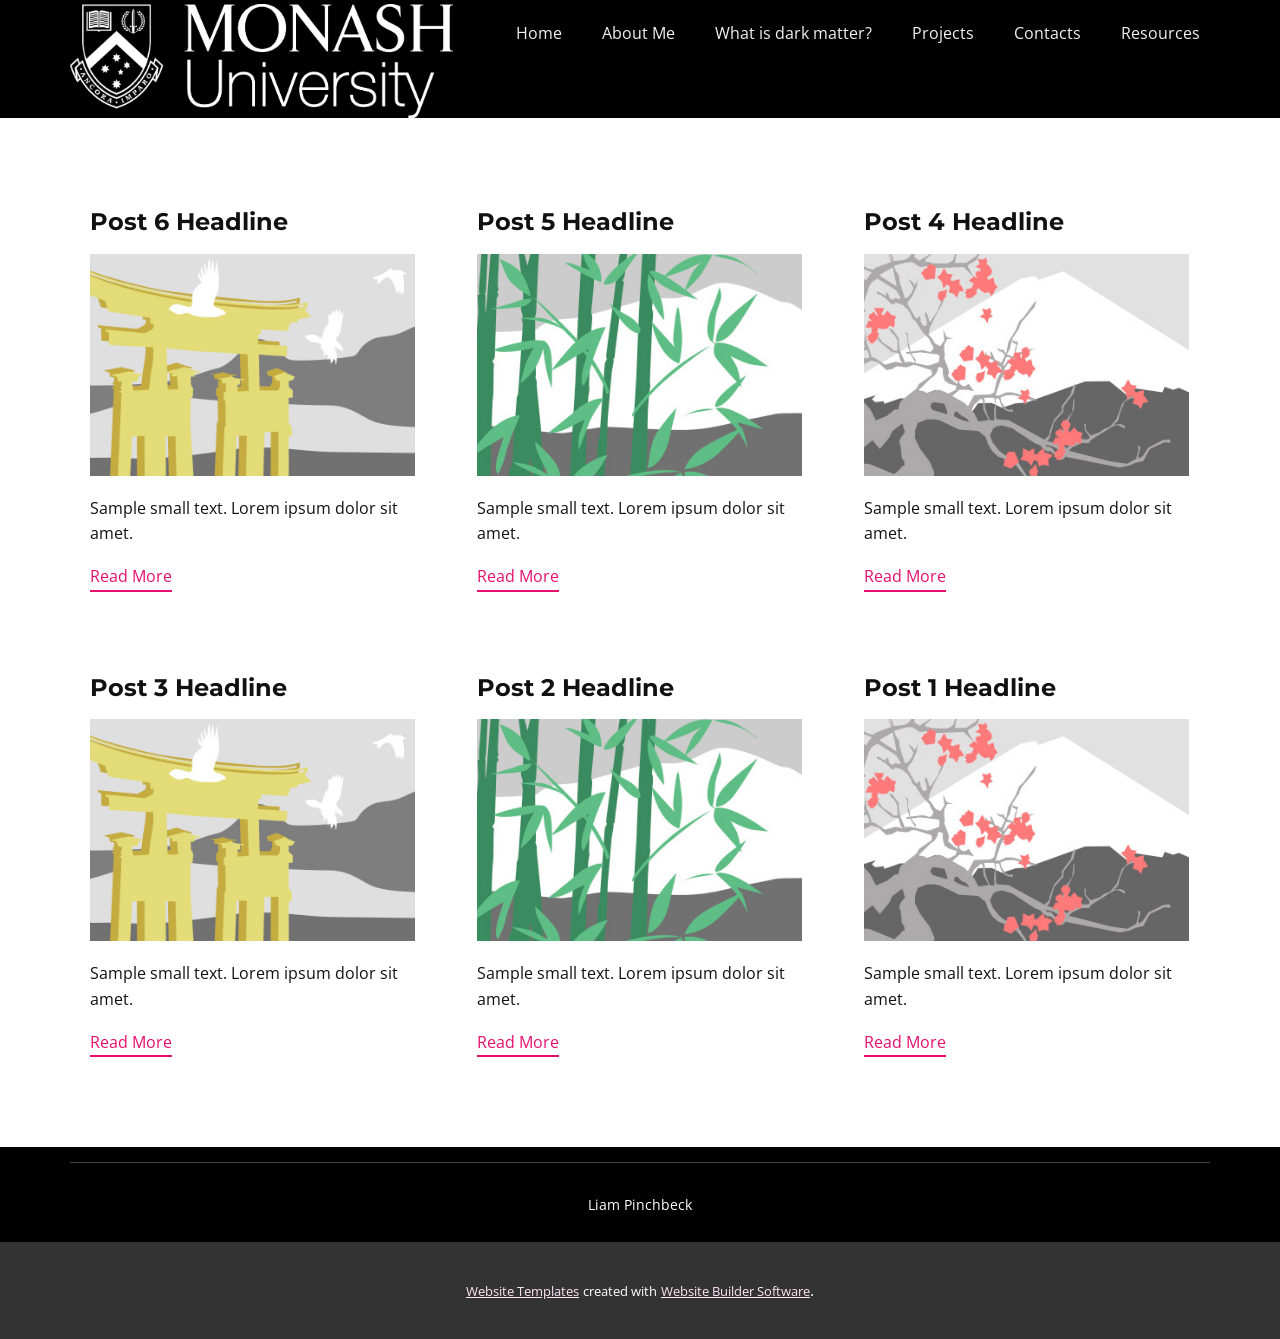
<file: source/WebSite6086346/blog/blog.html>
<!DOCTYPE html>
<html style="font-size: 16px;" lang="en"><head>
    <meta name="viewport" content="width=device-width, initial-scale=1.0">
    <meta charset="utf-8">
    <meta name="keywords" content="">
    <meta name="description" content="">
    <title>Blog</title>
    <link rel="stylesheet" href="../nicepage.css" media="screen">
<link rel="stylesheet" href="../Blog-Template.css" media="screen">
    <script class="u-script" type="text/javascript" src="../jquery-1.9.1.min.js" defer=""></script>
    <script class="u-script" type="text/javascript" src="../nicepage.js" defer=""></script>
    <meta name="generator" content="Nicepage 6.1.0, nicepage.com">
    <link id="u-theme-google-font" rel="stylesheet" href="https://fonts.googleapis.com/css?family=Montserrat:100,100i,200,200i,300,300i,400,400i,500,500i,600,600i,700,700i,800,800i,900,900i|Open+Sans:300,300i,400,400i,500,500i,600,600i,700,700i,800,800i">
    
    
    
    <script type="application/ld+json">{
		"@context": "http://schema.org",
		"@type": "Organization",
		"name": "",
		"logo": "images/_Monash_White2lineYES.png"
}</script>
    <meta name="theme-color" content="#e70f6e">
  <meta data-intl-tel-input-cdn-path="intlTelInput/"></head>
  <body data-path-to-root="./" data-include-products="false" class="u-body u-xl-mode" data-lang="en"><header class="u-black u-clearfix u-header u-header" id="sec-9f37"><div class="u-clearfix u-sheet u-sheet-1">
        <a href="https://nicepage.com/website-design" class="u-image u-logo u-image-1" data-image-width="4038" data-image-height="1171">
          <img src="../images/_Monash_White2lineYES.png" class="u-logo-image u-logo-image-1">
        </a>
        <nav class="u-menu u-menu-one-level u-offcanvas u-menu-1">
          <div class="menu-collapse" style="font-size: 1rem; letter-spacing: 0px;">
            <a class="u-button-style u-custom-left-right-menu-spacing u-custom-padding-bottom u-custom-top-bottom-menu-spacing u-nav-link u-text-active-palette-1-base u-text-hover-palette-2-base" href="#">
              <svg class="u-svg-link" viewBox="0 0 24 24"><use xlink:href="#menu-hamburger"></use></svg>
              <svg class="u-svg-content" version="1.1" id="menu-hamburger" viewBox="0 0 16 16" x="0px" y="0px" xmlns:xlink="http://www.w3.org/1999/xlink" xmlns="http://www.w3.org/2000/svg"><g><rect y="1" width="16" height="2"></rect><rect y="7" width="16" height="2"></rect><rect y="13" width="16" height="2"></rect>
</g></svg>
            </a>
          </div>
          <div class="u-custom-menu u-nav-container">
            <ul class="u-nav u-spacing-20 u-unstyled u-nav-1"><li class="u-nav-item"><a class="u-border-active-grey-30 u-border-hover-grey-30 u-button-style u-nav-link u-text-active-custom-color-1 u-text-grey-5 u-text-hover-custom-color-1" href="../home-1.html" style="padding: 10px;">Home</a>
</li><li class="u-nav-item"><a class="u-border-active-grey-30 u-border-hover-grey-30 u-button-style u-nav-link u-text-active-custom-color-1 u-text-grey-5 u-text-hover-custom-color-1" href="../home-1.html#carousel_7910" style="padding: 10px;">About Me</a>
</li><li class="u-nav-item"><a class="u-border-active-grey-30 u-border-hover-grey-30 u-button-style u-nav-link u-text-active-custom-color-1 u-text-grey-5 u-text-hover-custom-color-1" href="../home-1.html#carousel_6a9b" style="padding: 10px;">What is dark matter?</a>
</li><li class="u-nav-item"><a class="u-border-active-grey-30 u-border-hover-grey-30 u-button-style u-nav-link u-text-active-custom-color-1 u-text-grey-5 u-text-hover-custom-color-1" href="../home-1.html#carousel-f490" style="padding: 10px;">Projects</a>
</li><li class="u-nav-item"><a class="u-border-active-grey-30 u-border-hover-grey-30 u-button-style u-nav-link u-text-active-custom-color-1 u-text-grey-5 u-text-hover-custom-color-1" href="../home-1.html#carousel_6f94" style="padding: 10px;">Contacts</a>
</li><li class="u-nav-item"><a class="u-border-active-grey-30 u-border-hover-grey-30 u-button-style u-nav-link u-text-active-custom-color-1 u-text-grey-5 u-text-hover-custom-color-1" href="../Resources.html" style="padding: 10px;">Resources</a>
</li></ul>
          </div>
          <div class="u-custom-menu u-nav-container-collapse">
            <div class="u-black u-container-style u-inner-container-layout u-opacity u-opacity-95 u-sidenav">
              <div class="u-inner-container-layout u-sidenav-overflow">
                <div class="u-menu-close"></div>
                <ul class="u-align-center u-nav u-popupmenu-items u-unstyled u-nav-2"><li class="u-nav-item"><a class="u-button-style u-nav-link" href="../home-1.html">Home</a>
</li><li class="u-nav-item"><a class="u-button-style u-nav-link" href="../home-1.html#carousel_7910">About Me</a>
</li><li class="u-nav-item"><a class="u-button-style u-nav-link" href="../home-1.html#carousel_6a9b">What is dark matter?</a>
</li><li class="u-nav-item"><a class="u-button-style u-nav-link" href="../home-1.html#carousel-f490">Projects</a>
</li><li class="u-nav-item"><a class="u-button-style u-nav-link" href="../home-1.html#carousel_6f94">Contacts</a>
</li><li class="u-nav-item"><a class="u-button-style u-nav-link" href="../Resources.html">Resources</a>
</li></ul>
              </div>
            </div>
            <div class="u-black u-menu-overlay u-opacity u-opacity-70"></div>
          </div>
        </nav>
      </div></header>
    <section class="u-clearfix u-section-1" id="sec-1488">
      <div class="u-clearfix u-sheet u-valign-middle u-sheet-1"><!--blog--><!--blog_options_json--><!--{"type":"Recent","source":"","tags":"","count":""}--><!--/blog_options_json-->
        <div class="u-blog u-expanded-width u-repeater u-repeater-1"><!--blog_post-->
          <div class="u-blog-post u-container-style u-repeater-item u-white u-repeater-item-1">
            <div class="u-container-layout u-similar-container u-valign-top u-container-layout-1"><!--blog_post_header-->
              <h4 class="u-blog-control u-text u-text-1">
                <a class="u-post-header-link" href="../blog/post-5.html">Post 6 Headline</a>
              </h4><!--/blog_post_header--><!--blog_post_image-->
              <a class="u-post-header-link" href="../blog/post-5.html"><img alt="" class="u-blog-control u-expanded-width u-image u-image-default u-image-1" src="../images/8ad73f3c.jpeg"></a><!--/blog_post_image--><!--blog_post_content-->
              <div class="u-blog-control u-post-content u-text u-text-2 fr-view">Sample small text. Lorem ipsum dolor sit amet.</div><!--/blog_post_content--><!--blog_post_readmore-->
              <a href="../blog/post-5.html" class="u-blog-control u-border-2 u-border-palette-1-base u-btn u-btn-rectangle u-button-style u-none u-btn-1"><!--blog_post_readmore_content--><!--options_json--><!--{"content":"","defaultValue":"Read More"}--><!--/options_json-->Read More<!--/blog_post_readmore_content--></a><!--/blog_post_readmore-->
            </div>
          </div><div class="u-blog-post u-container-style u-repeater-item u-video-cover u-white">
            <div class="u-container-layout u-similar-container u-valign-top u-container-layout-2"><!--blog_post_header-->
              <h4 class="u-blog-control u-text u-text-3">
                <a class="u-post-header-link" href="../blog/post-4.html">Post 5 Headline</a>
              </h4><!--/blog_post_header--><!--blog_post_image-->
              <a class="u-post-header-link" href="../blog/post-4.html"><img alt="" class="u-blog-control u-expanded-width u-image u-image-default u-image-2" src="../images/68f64b9d.jpeg"></a><!--/blog_post_image--><!--blog_post_content-->
              <div class="u-blog-control u-post-content u-text u-text-4 fr-view">Sample small text. Lorem ipsum dolor sit amet.</div><!--/blog_post_content--><!--blog_post_readmore-->
              <a href="../blog/post-4.html" class="u-blog-control u-border-2 u-border-palette-1-base u-btn u-btn-rectangle u-button-style u-none u-btn-2"><!--blog_post_readmore_content--><!--options_json--><!--{"content":"","defaultValue":"Read More"}--><!--/options_json-->Read More<!--/blog_post_readmore_content--></a><!--/blog_post_readmore-->
            </div>
          </div><div class="u-blog-post u-container-style u-repeater-item u-video-cover u-white">
            <div class="u-container-layout u-similar-container u-valign-top u-container-layout-3"><!--blog_post_header-->
              <h4 class="u-blog-control u-text u-text-5">
                <a class="u-post-header-link" href="../blog/post-3.html">Post 4 Headline</a>
              </h4><!--/blog_post_header--><!--blog_post_image-->
              <a class="u-post-header-link" href="../blog/post-3.html"><img alt="" class="u-blog-control u-expanded-width u-image u-image-default u-image-3" src="../images/0fd3416c.jpeg"></a><!--/blog_post_image--><!--blog_post_content-->
              <div class="u-blog-control u-post-content u-text u-text-6 fr-view">Sample small text. Lorem ipsum dolor sit amet.</div><!--/blog_post_content--><!--blog_post_readmore-->
              <a href="../blog/post-3.html" class="u-blog-control u-border-2 u-border-palette-1-base u-btn u-btn-rectangle u-button-style u-none u-btn-3"><!--blog_post_readmore_content--><!--options_json--><!--{"content":"","defaultValue":"Read More"}--><!--/options_json-->Read More<!--/blog_post_readmore_content--></a><!--/blog_post_readmore-->
            </div>
          </div><div class="u-blog-post u-container-style u-repeater-item u-white u-repeater-item-1">
            <div class="u-container-layout u-similar-container u-valign-top u-container-layout-1"><!--blog_post_header-->
              <h4 class="u-blog-control u-text u-text-1">
                <a class="u-post-header-link" href="../blog/post-2.html">Post 3 Headline</a>
              </h4><!--/blog_post_header--><!--blog_post_image-->
              <a class="u-post-header-link" href="../blog/post-2.html"><img alt="" class="u-blog-control u-expanded-width u-image u-image-default u-image-1" src="../images/8ad73f3c.jpeg"></a><!--/blog_post_image--><!--blog_post_content-->
              <div class="u-blog-control u-post-content u-text u-text-2 fr-view">Sample small text. Lorem ipsum dolor sit amet.</div><!--/blog_post_content--><!--blog_post_readmore-->
              <a href="../blog/post-2.html" class="u-blog-control u-border-2 u-border-palette-1-base u-btn u-btn-rectangle u-button-style u-none u-btn-1"><!--blog_post_readmore_content--><!--options_json--><!--{"content":"","defaultValue":"Read More"}--><!--/options_json-->Read More<!--/blog_post_readmore_content--></a><!--/blog_post_readmore-->
            </div>
          </div><div class="u-blog-post u-container-style u-repeater-item u-video-cover u-white">
            <div class="u-container-layout u-similar-container u-valign-top u-container-layout-2"><!--blog_post_header-->
              <h4 class="u-blog-control u-text u-text-3">
                <a class="u-post-header-link" href="../blog/post-1.html">Post 2 Headline</a>
              </h4><!--/blog_post_header--><!--blog_post_image-->
              <a class="u-post-header-link" href="../blog/post-1.html"><img alt="" class="u-blog-control u-expanded-width u-image u-image-default u-image-2" src="../images/68f64b9d.jpeg"></a><!--/blog_post_image--><!--blog_post_content-->
              <div class="u-blog-control u-post-content u-text u-text-4 fr-view">Sample small text. Lorem ipsum dolor sit amet.</div><!--/blog_post_content--><!--blog_post_readmore-->
              <a href="../blog/post-1.html" class="u-blog-control u-border-2 u-border-palette-1-base u-btn u-btn-rectangle u-button-style u-none u-btn-2"><!--blog_post_readmore_content--><!--options_json--><!--{"content":"","defaultValue":"Read More"}--><!--/options_json-->Read More<!--/blog_post_readmore_content--></a><!--/blog_post_readmore-->
            </div>
          </div><div class="u-blog-post u-container-style u-repeater-item u-video-cover u-white">
            <div class="u-container-layout u-similar-container u-valign-top u-container-layout-3"><!--blog_post_header-->
              <h4 class="u-blog-control u-text u-text-5">
                <a class="u-post-header-link" href="../blog/post.html">Post 1 Headline</a>
              </h4><!--/blog_post_header--><!--blog_post_image-->
              <a class="u-post-header-link" href="../blog/post.html"><img alt="" class="u-blog-control u-expanded-width u-image u-image-default u-image-3" src="../images/0fd3416c.jpeg"></a><!--/blog_post_image--><!--blog_post_content-->
              <div class="u-blog-control u-post-content u-text u-text-6 fr-view">Sample small text. Lorem ipsum dolor sit amet.</div><!--/blog_post_content--><!--blog_post_readmore-->
              <a href="../blog/post.html" class="u-blog-control u-border-2 u-border-palette-1-base u-btn u-btn-rectangle u-button-style u-none u-btn-3"><!--blog_post_readmore_content--><!--options_json--><!--{"content":"","defaultValue":"Read More"}--><!--/options_json-->Read More<!--/blog_post_readmore_content--></a><!--/blog_post_readmore-->
            </div>
          </div><!--/blog_post--><!--blog_post-->
          <!--/blog_post--><!--blog_post-->
          <!--/blog_post-->
        </div><!--/blog-->
      </div>
    </section>
    
    
    
    <footer class="u-black u-clearfix u-footer" id="sec-69dc"><div class="u-clearfix u-sheet u-sheet-1">
        <div class="u-align-left u-border-1 u-border-white u-expanded-width u-line u-line-horizontal u-opacity u-opacity-25 u-line-1"></div>
        <p class="u-align-center u-small-text u-text u-text-variant u-text-1">Liam Pinchbeck</p>
      </div></footer>
    <section class="u-backlink u-clearfix u-grey-80">
      <a class="u-link" href="https://nicepage.com/website-templates" target="_blank">
        <span>Website Templates</span>
      </a>
      <p class="u-text">
        <span>created with</span>
      </p>
      <a class="u-link" href="" target="_blank">
        <span>Website Builder Software</span>
      </a>. 
    </section>
  
</body></html>
</file>
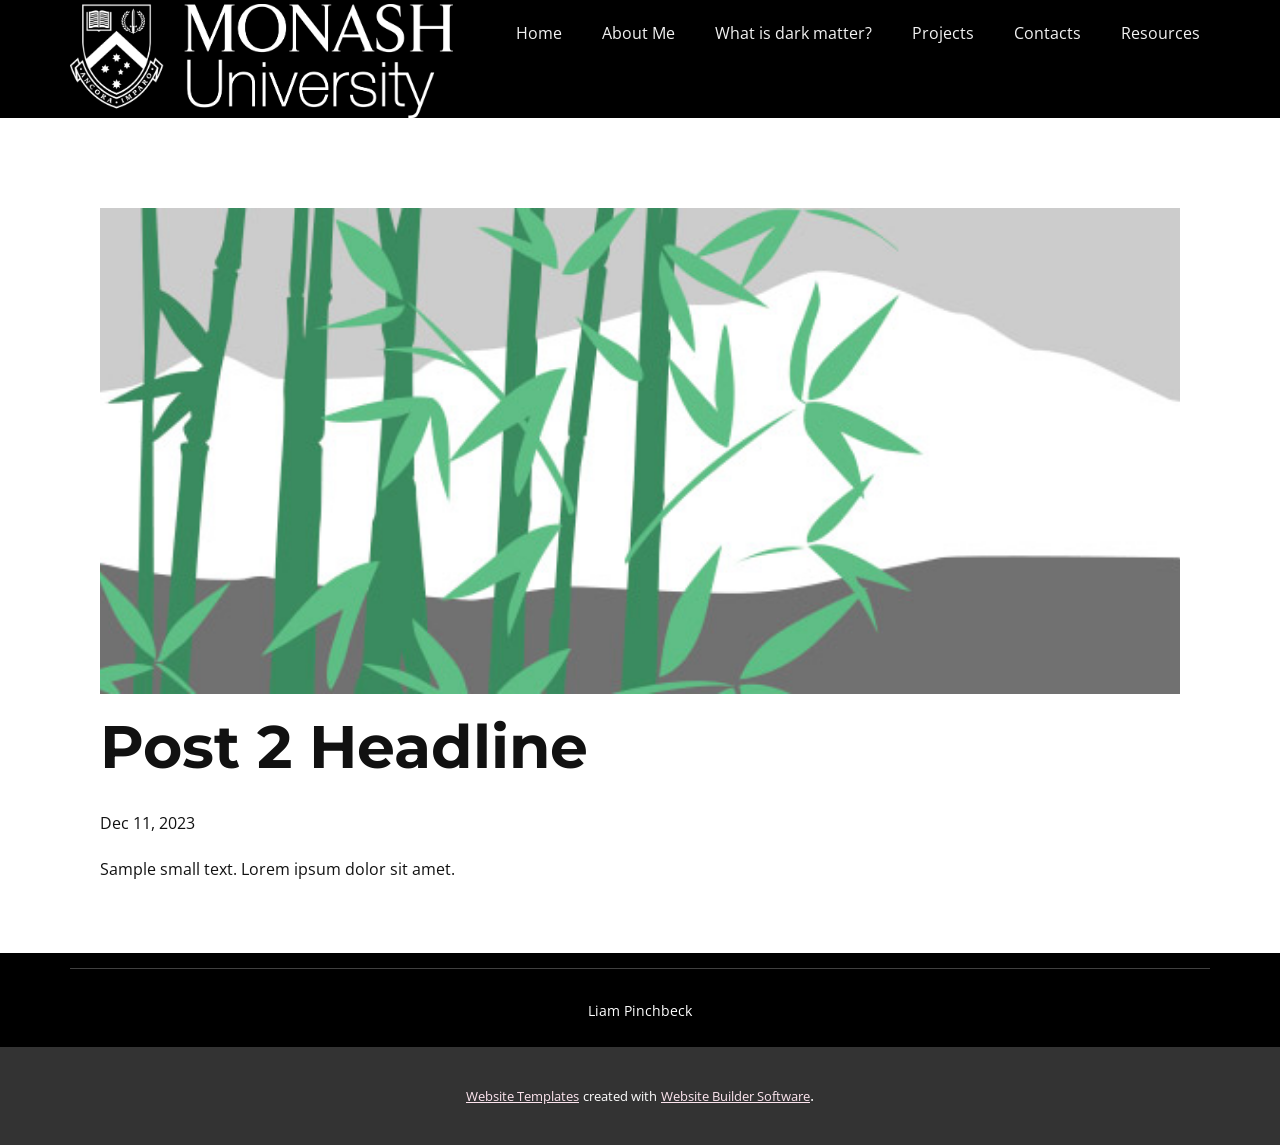
<file: source/WebSite6086346/blog/post-1.html>
<!DOCTYPE html>
<html style="font-size: 16px;" lang="en"><head>
    <meta name="viewport" content="width=device-width, initial-scale=1.0">
    <meta charset="utf-8">
    <meta name="keywords" content="Post 1 Headline">
    <meta name="description" content="">
    <title>Post 2 Headline</title>
    <link rel="stylesheet" href="../nicepage.css" media="screen">
<link rel="stylesheet" href="../Post-Template.css" media="screen">
    <script class="u-script" type="text/javascript" src="../jquery-1.9.1.min.js" defer=""></script>
    <script class="u-script" type="text/javascript" src="../nicepage.js" defer=""></script>
    <meta name="generator" content="Nicepage 6.1.0, nicepage.com">
    <link id="u-theme-google-font" rel="stylesheet" href="https://fonts.googleapis.com/css?family=Montserrat:100,100i,200,200i,300,300i,400,400i,500,500i,600,600i,700,700i,800,800i,900,900i|Open+Sans:300,300i,400,400i,500,500i,600,600i,700,700i,800,800i">
    <link id="u-page-google-font" rel="stylesheet" href="https://fonts.googleapis.com/css?family=Montserrat:100,100i,200,200i,300,300i,400,400i,500,500i,600,600i,700,700i,800,800i,900,900i">
    
    
    
    <script type="application/ld+json">{
		"@context": "http://schema.org",
		"@type": "Organization",
		"name": "",
		"logo": "images/_Monash_White2lineYES.png"
}</script>
    <meta name="theme-color" content="#e70f6e">
  <meta data-intl-tel-input-cdn-path="intlTelInput/"></head>
  <body data-path-to-root="./" data-include-products="false" class="u-body u-xl-mode" data-lang="en"><header class="u-black u-clearfix u-header u-header" id="sec-9f37"><div class="u-clearfix u-sheet u-sheet-1">
        <a href="https://nicepage.com/website-design" class="u-image u-logo u-image-1" data-image-width="4038" data-image-height="1171">
          <img src="../images/_Monash_White2lineYES.png" class="u-logo-image u-logo-image-1">
        </a>
        <nav class="u-menu u-menu-one-level u-offcanvas u-menu-1">
          <div class="menu-collapse" style="font-size: 1rem; letter-spacing: 0px;">
            <a class="u-button-style u-custom-left-right-menu-spacing u-custom-padding-bottom u-custom-top-bottom-menu-spacing u-nav-link u-text-active-palette-1-base u-text-hover-palette-2-base" href="#">
              <svg class="u-svg-link" viewBox="0 0 24 24"><use xlink:href="#menu-hamburger"></use></svg>
              <svg class="u-svg-content" version="1.1" id="menu-hamburger" viewBox="0 0 16 16" x="0px" y="0px" xmlns:xlink="http://www.w3.org/1999/xlink" xmlns="http://www.w3.org/2000/svg"><g><rect y="1" width="16" height="2"></rect><rect y="7" width="16" height="2"></rect><rect y="13" width="16" height="2"></rect>
</g></svg>
            </a>
          </div>
          <div class="u-custom-menu u-nav-container">
            <ul class="u-nav u-spacing-20 u-unstyled u-nav-1"><li class="u-nav-item"><a class="u-border-active-grey-30 u-border-hover-grey-30 u-button-style u-nav-link u-text-active-custom-color-1 u-text-grey-5 u-text-hover-custom-color-1" href="../home-1.html" style="padding: 10px;">Home</a>
</li><li class="u-nav-item"><a class="u-border-active-grey-30 u-border-hover-grey-30 u-button-style u-nav-link u-text-active-custom-color-1 u-text-grey-5 u-text-hover-custom-color-1" href="../home-1.html#carousel_7910" style="padding: 10px;">About Me</a>
</li><li class="u-nav-item"><a class="u-border-active-grey-30 u-border-hover-grey-30 u-button-style u-nav-link u-text-active-custom-color-1 u-text-grey-5 u-text-hover-custom-color-1" href="../home-1.html#carousel_6a9b" style="padding: 10px;">What is dark matter?</a>
</li><li class="u-nav-item"><a class="u-border-active-grey-30 u-border-hover-grey-30 u-button-style u-nav-link u-text-active-custom-color-1 u-text-grey-5 u-text-hover-custom-color-1" href="../home-1.html#carousel-f490" style="padding: 10px;">Projects</a>
</li><li class="u-nav-item"><a class="u-border-active-grey-30 u-border-hover-grey-30 u-button-style u-nav-link u-text-active-custom-color-1 u-text-grey-5 u-text-hover-custom-color-1" href="../home-1.html#carousel_6f94" style="padding: 10px;">Contacts</a>
</li><li class="u-nav-item"><a class="u-border-active-grey-30 u-border-hover-grey-30 u-button-style u-nav-link u-text-active-custom-color-1 u-text-grey-5 u-text-hover-custom-color-1" href="../Resources.html" style="padding: 10px;">Resources</a>
</li></ul>
          </div>
          <div class="u-custom-menu u-nav-container-collapse">
            <div class="u-black u-container-style u-inner-container-layout u-opacity u-opacity-95 u-sidenav">
              <div class="u-inner-container-layout u-sidenav-overflow">
                <div class="u-menu-close"></div>
                <ul class="u-align-center u-nav u-popupmenu-items u-unstyled u-nav-2"><li class="u-nav-item"><a class="u-button-style u-nav-link" href="../home-1.html">Home</a>
</li><li class="u-nav-item"><a class="u-button-style u-nav-link" href="../home-1.html#carousel_7910">About Me</a>
</li><li class="u-nav-item"><a class="u-button-style u-nav-link" href="../home-1.html#carousel_6a9b">What is dark matter?</a>
</li><li class="u-nav-item"><a class="u-button-style u-nav-link" href="../home-1.html#carousel-f490">Projects</a>
</li><li class="u-nav-item"><a class="u-button-style u-nav-link" href="../home-1.html#carousel_6f94">Contacts</a>
</li><li class="u-nav-item"><a class="u-button-style u-nav-link" href="../Resources.html">Resources</a>
</li></ul>
              </div>
            </div>
            <div class="u-black u-menu-overlay u-opacity u-opacity-70"></div>
          </div>
        </nav>
      </div></header>
    <section class="u-align-center u-clearfix u-section-1" id="sec-4b22">
      <div class="u-clearfix u-sheet u-valign-middle-md u-valign-middle-sm u-valign-middle-xs u-sheet-1"><!--post_details--><!--post_details_options_json--><!--{"source":""}--><!--/post_details_options_json--><!--blog_post-->
        <div class="u-container-style u-expanded-width u-post-details u-post-details-1">
          <div class="u-container-layout u-valign-middle u-container-layout-1"><!--blog_post_image-->
            <img alt="" class="u-blog-control u-expanded-width u-image u-image-default u-image-1" src="../images/68f64b9d.jpeg"><!--/blog_post_image--><!--blog_post_header-->
            <h2 class="u-blog-control u-text u-text-1">Post 2 Headline</h2><!--/blog_post_header--><!--blog_post_metadata-->
            <div class="u-blog-control u-metadata u-metadata-1"><!--blog_post_metadata_date-->
              <span class="u-meta-date u-meta-icon">Dec 11, 2023</span><!--/blog_post_metadata_date--><!--blog_post_metadata_category-->
              <!--/blog_post_metadata_category--><!--blog_post_metadata_comments-->
              <!--/blog_post_metadata_comments-->
            </div><!--/blog_post_metadata--><!--blog_post_content-->
            <div class="u-align-justify u-blog-control u-post-content u-text u-text-2 fr-view">
  Sample small text. Lorem ipsum dolor sit amet.
  </div><!--/blog_post_content-->
          </div>
        </div><!--/blog_post--><!--/post_details-->
      </div>
    </section>
    
    
    
    <footer class="u-black u-clearfix u-footer" id="sec-69dc"><div class="u-clearfix u-sheet u-sheet-1">
        <div class="u-align-left u-border-1 u-border-white u-expanded-width u-line u-line-horizontal u-opacity u-opacity-25 u-line-1"></div>
        <p class="u-align-center u-small-text u-text u-text-variant u-text-1">Liam Pinchbeck</p>
      </div></footer>
    <section class="u-backlink u-clearfix u-grey-80">
      <a class="u-link" href="https://nicepage.com/website-templates" target="_blank">
        <span>Website Templates</span>
      </a>
      <p class="u-text">
        <span>created with</span>
      </p>
      <a class="u-link" href="" target="_blank">
        <span>Website Builder Software</span>
      </a>. 
    </section>
  
</body></html>
</file>
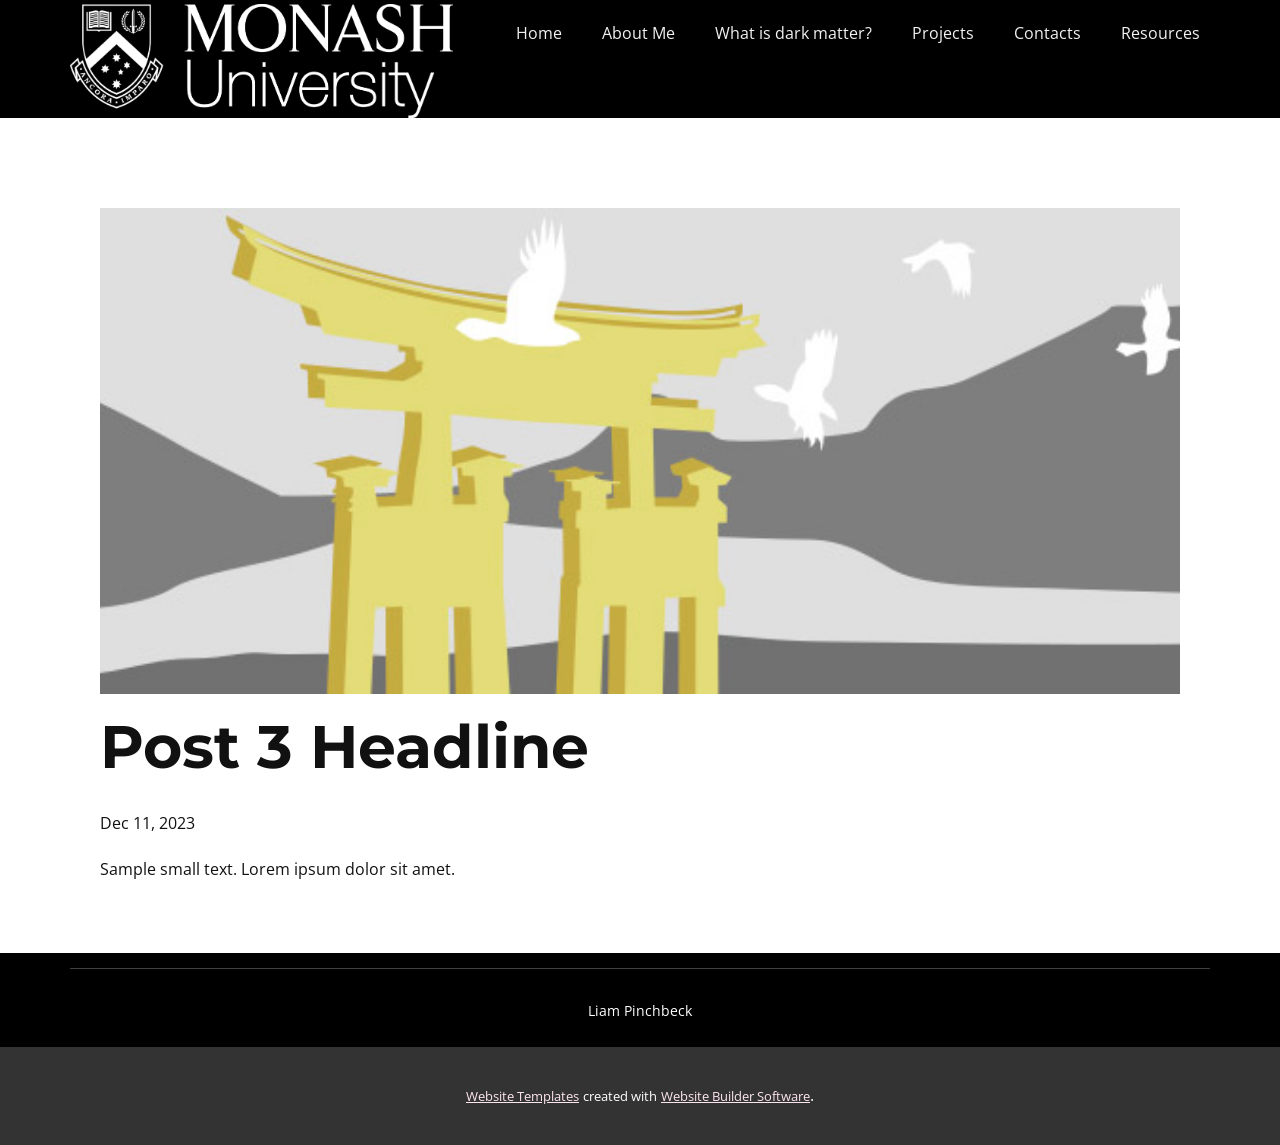
<file: source/WebSite6086346/blog/post-2.html>
<!DOCTYPE html>
<html style="font-size: 16px;" lang="en"><head>
    <meta name="viewport" content="width=device-width, initial-scale=1.0">
    <meta charset="utf-8">
    <meta name="keywords" content="Post 1 Headline">
    <meta name="description" content="">
    <title>Post 3 Headline</title>
    <link rel="stylesheet" href="../nicepage.css" media="screen">
<link rel="stylesheet" href="../Post-Template.css" media="screen">
    <script class="u-script" type="text/javascript" src="../jquery-1.9.1.min.js" defer=""></script>
    <script class="u-script" type="text/javascript" src="../nicepage.js" defer=""></script>
    <meta name="generator" content="Nicepage 6.1.0, nicepage.com">
    <link id="u-theme-google-font" rel="stylesheet" href="https://fonts.googleapis.com/css?family=Montserrat:100,100i,200,200i,300,300i,400,400i,500,500i,600,600i,700,700i,800,800i,900,900i|Open+Sans:300,300i,400,400i,500,500i,600,600i,700,700i,800,800i">
    <link id="u-page-google-font" rel="stylesheet" href="https://fonts.googleapis.com/css?family=Montserrat:100,100i,200,200i,300,300i,400,400i,500,500i,600,600i,700,700i,800,800i,900,900i">
    
    
    
    <script type="application/ld+json">{
		"@context": "http://schema.org",
		"@type": "Organization",
		"name": "",
		"logo": "images/_Monash_White2lineYES.png"
}</script>
    <meta name="theme-color" content="#e70f6e">
  <meta data-intl-tel-input-cdn-path="intlTelInput/"></head>
  <body data-path-to-root="./" data-include-products="false" class="u-body u-xl-mode" data-lang="en"><header class="u-black u-clearfix u-header u-header" id="sec-9f37"><div class="u-clearfix u-sheet u-sheet-1">
        <a href="https://nicepage.com/website-design" class="u-image u-logo u-image-1" data-image-width="4038" data-image-height="1171">
          <img src="../images/_Monash_White2lineYES.png" class="u-logo-image u-logo-image-1">
        </a>
        <nav class="u-menu u-menu-one-level u-offcanvas u-menu-1">
          <div class="menu-collapse" style="font-size: 1rem; letter-spacing: 0px;">
            <a class="u-button-style u-custom-left-right-menu-spacing u-custom-padding-bottom u-custom-top-bottom-menu-spacing u-nav-link u-text-active-palette-1-base u-text-hover-palette-2-base" href="#">
              <svg class="u-svg-link" viewBox="0 0 24 24"><use xlink:href="#menu-hamburger"></use></svg>
              <svg class="u-svg-content" version="1.1" id="menu-hamburger" viewBox="0 0 16 16" x="0px" y="0px" xmlns:xlink="http://www.w3.org/1999/xlink" xmlns="http://www.w3.org/2000/svg"><g><rect y="1" width="16" height="2"></rect><rect y="7" width="16" height="2"></rect><rect y="13" width="16" height="2"></rect>
</g></svg>
            </a>
          </div>
          <div class="u-custom-menu u-nav-container">
            <ul class="u-nav u-spacing-20 u-unstyled u-nav-1"><li class="u-nav-item"><a class="u-border-active-grey-30 u-border-hover-grey-30 u-button-style u-nav-link u-text-active-custom-color-1 u-text-grey-5 u-text-hover-custom-color-1" href="../home-1.html" style="padding: 10px;">Home</a>
</li><li class="u-nav-item"><a class="u-border-active-grey-30 u-border-hover-grey-30 u-button-style u-nav-link u-text-active-custom-color-1 u-text-grey-5 u-text-hover-custom-color-1" href="../home-1.html#carousel_7910" style="padding: 10px;">About Me</a>
</li><li class="u-nav-item"><a class="u-border-active-grey-30 u-border-hover-grey-30 u-button-style u-nav-link u-text-active-custom-color-1 u-text-grey-5 u-text-hover-custom-color-1" href="../home-1.html#carousel_6a9b" style="padding: 10px;">What is dark matter?</a>
</li><li class="u-nav-item"><a class="u-border-active-grey-30 u-border-hover-grey-30 u-button-style u-nav-link u-text-active-custom-color-1 u-text-grey-5 u-text-hover-custom-color-1" href="../home-1.html#carousel-f490" style="padding: 10px;">Projects</a>
</li><li class="u-nav-item"><a class="u-border-active-grey-30 u-border-hover-grey-30 u-button-style u-nav-link u-text-active-custom-color-1 u-text-grey-5 u-text-hover-custom-color-1" href="../home-1.html#carousel_6f94" style="padding: 10px;">Contacts</a>
</li><li class="u-nav-item"><a class="u-border-active-grey-30 u-border-hover-grey-30 u-button-style u-nav-link u-text-active-custom-color-1 u-text-grey-5 u-text-hover-custom-color-1" href="../Resources.html" style="padding: 10px;">Resources</a>
</li></ul>
          </div>
          <div class="u-custom-menu u-nav-container-collapse">
            <div class="u-black u-container-style u-inner-container-layout u-opacity u-opacity-95 u-sidenav">
              <div class="u-inner-container-layout u-sidenav-overflow">
                <div class="u-menu-close"></div>
                <ul class="u-align-center u-nav u-popupmenu-items u-unstyled u-nav-2"><li class="u-nav-item"><a class="u-button-style u-nav-link" href="../home-1.html">Home</a>
</li><li class="u-nav-item"><a class="u-button-style u-nav-link" href="../home-1.html#carousel_7910">About Me</a>
</li><li class="u-nav-item"><a class="u-button-style u-nav-link" href="../home-1.html#carousel_6a9b">What is dark matter?</a>
</li><li class="u-nav-item"><a class="u-button-style u-nav-link" href="../home-1.html#carousel-f490">Projects</a>
</li><li class="u-nav-item"><a class="u-button-style u-nav-link" href="../home-1.html#carousel_6f94">Contacts</a>
</li><li class="u-nav-item"><a class="u-button-style u-nav-link" href="../Resources.html">Resources</a>
</li></ul>
              </div>
            </div>
            <div class="u-black u-menu-overlay u-opacity u-opacity-70"></div>
          </div>
        </nav>
      </div></header>
    <section class="u-align-center u-clearfix u-section-1" id="sec-4b22">
      <div class="u-clearfix u-sheet u-valign-middle-md u-valign-middle-sm u-valign-middle-xs u-sheet-1"><!--post_details--><!--post_details_options_json--><!--{"source":""}--><!--/post_details_options_json--><!--blog_post-->
        <div class="u-container-style u-expanded-width u-post-details u-post-details-1">
          <div class="u-container-layout u-valign-middle u-container-layout-1"><!--blog_post_image-->
            <img alt="" class="u-blog-control u-expanded-width u-image u-image-default u-image-1" src="../images/8ad73f3c.jpeg"><!--/blog_post_image--><!--blog_post_header-->
            <h2 class="u-blog-control u-text u-text-1">Post 3 Headline</h2><!--/blog_post_header--><!--blog_post_metadata-->
            <div class="u-blog-control u-metadata u-metadata-1"><!--blog_post_metadata_date-->
              <span class="u-meta-date u-meta-icon">Dec 11, 2023</span><!--/blog_post_metadata_date--><!--blog_post_metadata_category-->
              <!--/blog_post_metadata_category--><!--blog_post_metadata_comments-->
              <!--/blog_post_metadata_comments-->
            </div><!--/blog_post_metadata--><!--blog_post_content-->
            <div class="u-align-justify u-blog-control u-post-content u-text u-text-2 fr-view">
  Sample small text. Lorem ipsum dolor sit amet.
  </div><!--/blog_post_content-->
          </div>
        </div><!--/blog_post--><!--/post_details-->
      </div>
    </section>
    
    
    
    <footer class="u-black u-clearfix u-footer" id="sec-69dc"><div class="u-clearfix u-sheet u-sheet-1">
        <div class="u-align-left u-border-1 u-border-white u-expanded-width u-line u-line-horizontal u-opacity u-opacity-25 u-line-1"></div>
        <p class="u-align-center u-small-text u-text u-text-variant u-text-1">Liam Pinchbeck</p>
      </div></footer>
    <section class="u-backlink u-clearfix u-grey-80">
      <a class="u-link" href="https://nicepage.com/website-templates" target="_blank">
        <span>Website Templates</span>
      </a>
      <p class="u-text">
        <span>created with</span>
      </p>
      <a class="u-link" href="" target="_blank">
        <span>Website Builder Software</span>
      </a>. 
    </section>
  
</body></html>
</file>
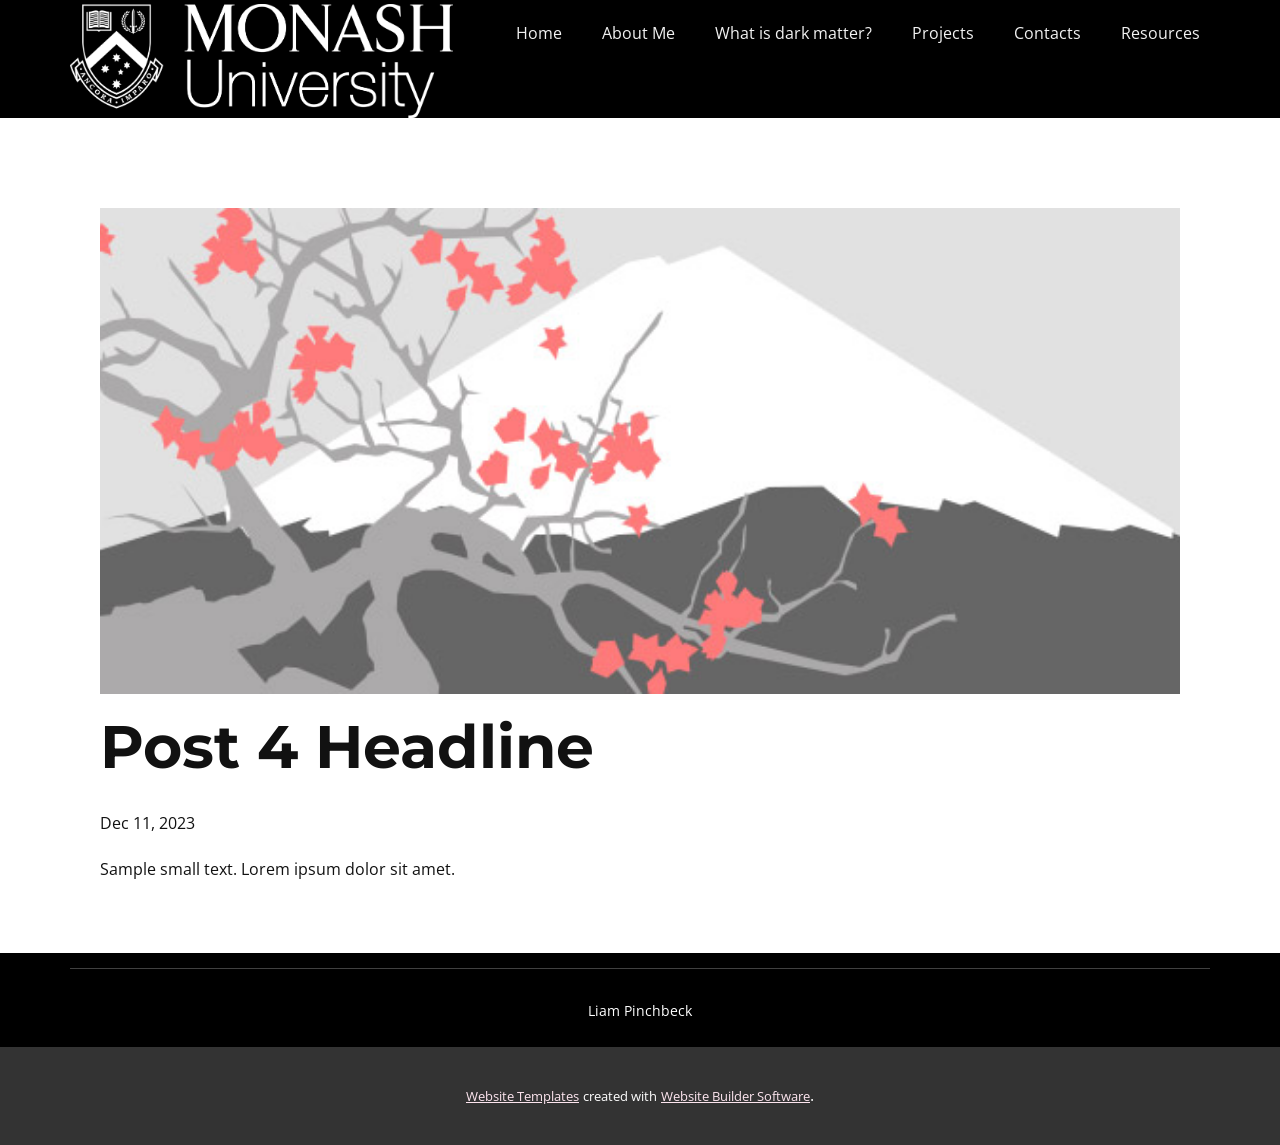
<file: source/WebSite6086346/blog/post-3.html>
<!DOCTYPE html>
<html style="font-size: 16px;" lang="en"><head>
    <meta name="viewport" content="width=device-width, initial-scale=1.0">
    <meta charset="utf-8">
    <meta name="keywords" content="Post 1 Headline">
    <meta name="description" content="">
    <title>Post 4 Headline</title>
    <link rel="stylesheet" href="../nicepage.css" media="screen">
<link rel="stylesheet" href="../Post-Template.css" media="screen">
    <script class="u-script" type="text/javascript" src="../jquery-1.9.1.min.js" defer=""></script>
    <script class="u-script" type="text/javascript" src="../nicepage.js" defer=""></script>
    <meta name="generator" content="Nicepage 6.1.0, nicepage.com">
    <link id="u-theme-google-font" rel="stylesheet" href="https://fonts.googleapis.com/css?family=Montserrat:100,100i,200,200i,300,300i,400,400i,500,500i,600,600i,700,700i,800,800i,900,900i|Open+Sans:300,300i,400,400i,500,500i,600,600i,700,700i,800,800i">
    <link id="u-page-google-font" rel="stylesheet" href="https://fonts.googleapis.com/css?family=Montserrat:100,100i,200,200i,300,300i,400,400i,500,500i,600,600i,700,700i,800,800i,900,900i">
    
    
    
    <script type="application/ld+json">{
		"@context": "http://schema.org",
		"@type": "Organization",
		"name": "",
		"logo": "images/_Monash_White2lineYES.png"
}</script>
    <meta name="theme-color" content="#e70f6e">
  <meta data-intl-tel-input-cdn-path="intlTelInput/"></head>
  <body data-path-to-root="./" data-include-products="false" class="u-body u-xl-mode" data-lang="en"><header class="u-black u-clearfix u-header u-header" id="sec-9f37"><div class="u-clearfix u-sheet u-sheet-1">
        <a href="https://nicepage.com/website-design" class="u-image u-logo u-image-1" data-image-width="4038" data-image-height="1171">
          <img src="../images/_Monash_White2lineYES.png" class="u-logo-image u-logo-image-1">
        </a>
        <nav class="u-menu u-menu-one-level u-offcanvas u-menu-1">
          <div class="menu-collapse" style="font-size: 1rem; letter-spacing: 0px;">
            <a class="u-button-style u-custom-left-right-menu-spacing u-custom-padding-bottom u-custom-top-bottom-menu-spacing u-nav-link u-text-active-palette-1-base u-text-hover-palette-2-base" href="#">
              <svg class="u-svg-link" viewBox="0 0 24 24"><use xlink:href="#menu-hamburger"></use></svg>
              <svg class="u-svg-content" version="1.1" id="menu-hamburger" viewBox="0 0 16 16" x="0px" y="0px" xmlns:xlink="http://www.w3.org/1999/xlink" xmlns="http://www.w3.org/2000/svg"><g><rect y="1" width="16" height="2"></rect><rect y="7" width="16" height="2"></rect><rect y="13" width="16" height="2"></rect>
</g></svg>
            </a>
          </div>
          <div class="u-custom-menu u-nav-container">
            <ul class="u-nav u-spacing-20 u-unstyled u-nav-1"><li class="u-nav-item"><a class="u-border-active-grey-30 u-border-hover-grey-30 u-button-style u-nav-link u-text-active-custom-color-1 u-text-grey-5 u-text-hover-custom-color-1" href="../home-1.html" style="padding: 10px;">Home</a>
</li><li class="u-nav-item"><a class="u-border-active-grey-30 u-border-hover-grey-30 u-button-style u-nav-link u-text-active-custom-color-1 u-text-grey-5 u-text-hover-custom-color-1" href="../home-1.html#carousel_7910" style="padding: 10px;">About Me</a>
</li><li class="u-nav-item"><a class="u-border-active-grey-30 u-border-hover-grey-30 u-button-style u-nav-link u-text-active-custom-color-1 u-text-grey-5 u-text-hover-custom-color-1" href="../home-1.html#carousel_6a9b" style="padding: 10px;">What is dark matter?</a>
</li><li class="u-nav-item"><a class="u-border-active-grey-30 u-border-hover-grey-30 u-button-style u-nav-link u-text-active-custom-color-1 u-text-grey-5 u-text-hover-custom-color-1" href="../home-1.html#carousel-f490" style="padding: 10px;">Projects</a>
</li><li class="u-nav-item"><a class="u-border-active-grey-30 u-border-hover-grey-30 u-button-style u-nav-link u-text-active-custom-color-1 u-text-grey-5 u-text-hover-custom-color-1" href="../home-1.html#carousel_6f94" style="padding: 10px;">Contacts</a>
</li><li class="u-nav-item"><a class="u-border-active-grey-30 u-border-hover-grey-30 u-button-style u-nav-link u-text-active-custom-color-1 u-text-grey-5 u-text-hover-custom-color-1" href="../Resources.html" style="padding: 10px;">Resources</a>
</li></ul>
          </div>
          <div class="u-custom-menu u-nav-container-collapse">
            <div class="u-black u-container-style u-inner-container-layout u-opacity u-opacity-95 u-sidenav">
              <div class="u-inner-container-layout u-sidenav-overflow">
                <div class="u-menu-close"></div>
                <ul class="u-align-center u-nav u-popupmenu-items u-unstyled u-nav-2"><li class="u-nav-item"><a class="u-button-style u-nav-link" href="../home-1.html">Home</a>
</li><li class="u-nav-item"><a class="u-button-style u-nav-link" href="../home-1.html#carousel_7910">About Me</a>
</li><li class="u-nav-item"><a class="u-button-style u-nav-link" href="../home-1.html#carousel_6a9b">What is dark matter?</a>
</li><li class="u-nav-item"><a class="u-button-style u-nav-link" href="../home-1.html#carousel-f490">Projects</a>
</li><li class="u-nav-item"><a class="u-button-style u-nav-link" href="../home-1.html#carousel_6f94">Contacts</a>
</li><li class="u-nav-item"><a class="u-button-style u-nav-link" href="../Resources.html">Resources</a>
</li></ul>
              </div>
            </div>
            <div class="u-black u-menu-overlay u-opacity u-opacity-70"></div>
          </div>
        </nav>
      </div></header>
    <section class="u-align-center u-clearfix u-section-1" id="sec-4b22">
      <div class="u-clearfix u-sheet u-valign-middle-md u-valign-middle-sm u-valign-middle-xs u-sheet-1"><!--post_details--><!--post_details_options_json--><!--{"source":""}--><!--/post_details_options_json--><!--blog_post-->
        <div class="u-container-style u-expanded-width u-post-details u-post-details-1">
          <div class="u-container-layout u-valign-middle u-container-layout-1"><!--blog_post_image-->
            <img alt="" class="u-blog-control u-expanded-width u-image u-image-default u-image-1" src="../images/0fd3416c.jpeg"><!--/blog_post_image--><!--blog_post_header-->
            <h2 class="u-blog-control u-text u-text-1">Post 4 Headline</h2><!--/blog_post_header--><!--blog_post_metadata-->
            <div class="u-blog-control u-metadata u-metadata-1"><!--blog_post_metadata_date-->
              <span class="u-meta-date u-meta-icon">Dec 11, 2023</span><!--/blog_post_metadata_date--><!--blog_post_metadata_category-->
              <!--/blog_post_metadata_category--><!--blog_post_metadata_comments-->
              <!--/blog_post_metadata_comments-->
            </div><!--/blog_post_metadata--><!--blog_post_content-->
            <div class="u-align-justify u-blog-control u-post-content u-text u-text-2 fr-view">
  Sample small text. Lorem ipsum dolor sit amet.
  </div><!--/blog_post_content-->
          </div>
        </div><!--/blog_post--><!--/post_details-->
      </div>
    </section>
    
    
    
    <footer class="u-black u-clearfix u-footer" id="sec-69dc"><div class="u-clearfix u-sheet u-sheet-1">
        <div class="u-align-left u-border-1 u-border-white u-expanded-width u-line u-line-horizontal u-opacity u-opacity-25 u-line-1"></div>
        <p class="u-align-center u-small-text u-text u-text-variant u-text-1">Liam Pinchbeck</p>
      </div></footer>
    <section class="u-backlink u-clearfix u-grey-80">
      <a class="u-link" href="https://nicepage.com/website-templates" target="_blank">
        <span>Website Templates</span>
      </a>
      <p class="u-text">
        <span>created with</span>
      </p>
      <a class="u-link" href="" target="_blank">
        <span>Website Builder Software</span>
      </a>. 
    </section>
  
</body></html>
</file>
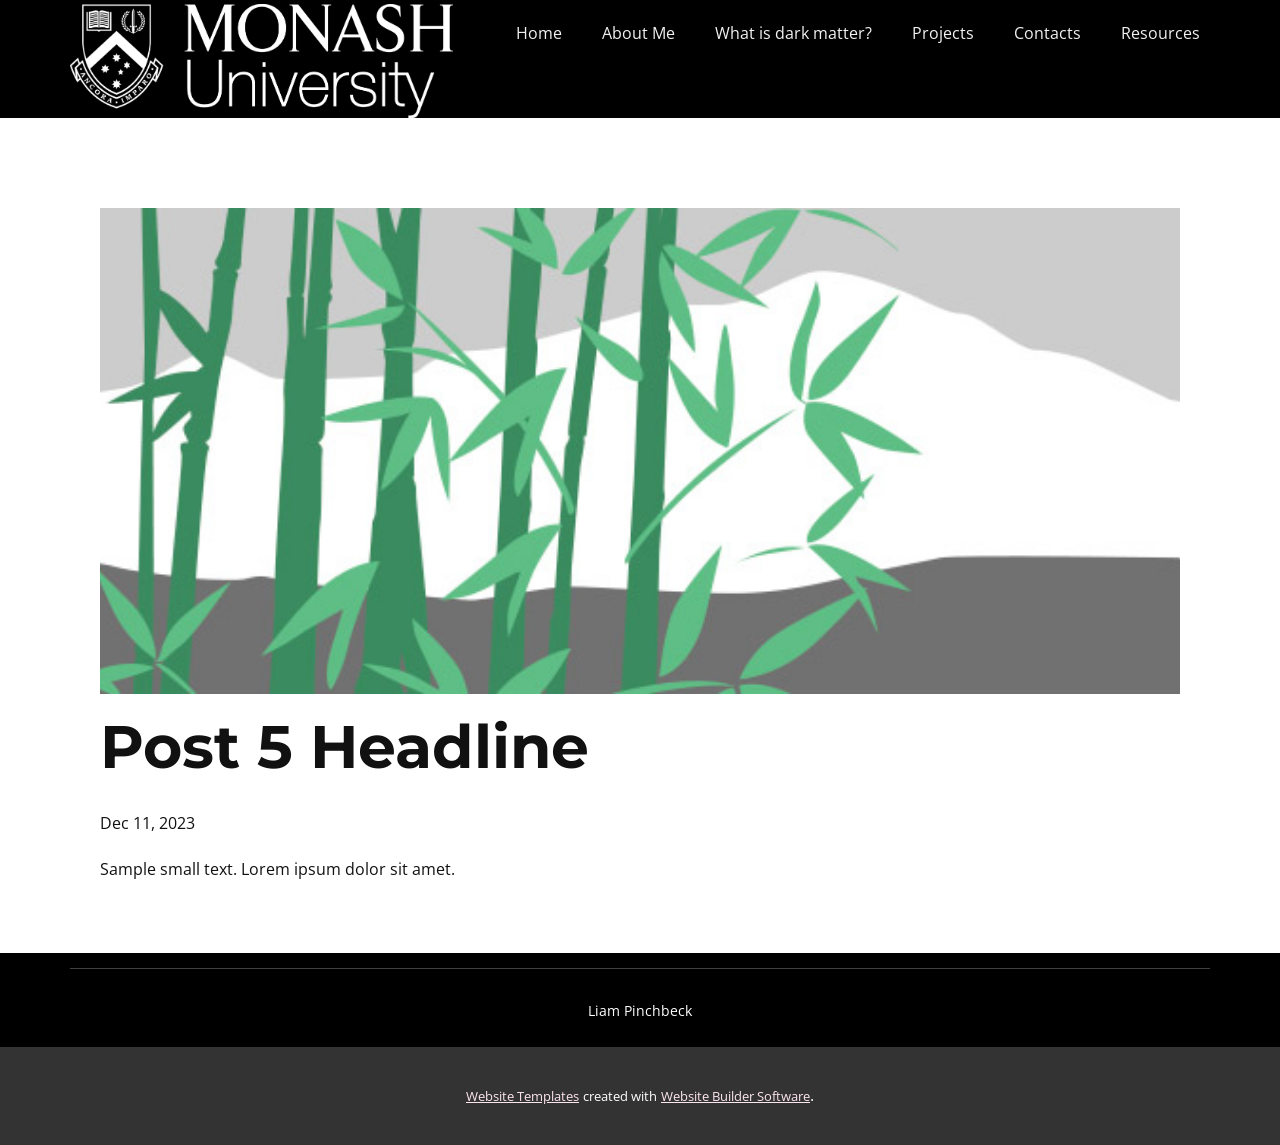
<file: source/WebSite6086346/blog/post-4.html>
<!DOCTYPE html>
<html style="font-size: 16px;" lang="en"><head>
    <meta name="viewport" content="width=device-width, initial-scale=1.0">
    <meta charset="utf-8">
    <meta name="keywords" content="Post 1 Headline">
    <meta name="description" content="">
    <title>Post 5 Headline</title>
    <link rel="stylesheet" href="../nicepage.css" media="screen">
<link rel="stylesheet" href="../Post-Template.css" media="screen">
    <script class="u-script" type="text/javascript" src="../jquery-1.9.1.min.js" defer=""></script>
    <script class="u-script" type="text/javascript" src="../nicepage.js" defer=""></script>
    <meta name="generator" content="Nicepage 6.1.0, nicepage.com">
    <link id="u-theme-google-font" rel="stylesheet" href="https://fonts.googleapis.com/css?family=Montserrat:100,100i,200,200i,300,300i,400,400i,500,500i,600,600i,700,700i,800,800i,900,900i|Open+Sans:300,300i,400,400i,500,500i,600,600i,700,700i,800,800i">
    <link id="u-page-google-font" rel="stylesheet" href="https://fonts.googleapis.com/css?family=Montserrat:100,100i,200,200i,300,300i,400,400i,500,500i,600,600i,700,700i,800,800i,900,900i">
    
    
    
    <script type="application/ld+json">{
		"@context": "http://schema.org",
		"@type": "Organization",
		"name": "",
		"logo": "images/_Monash_White2lineYES.png"
}</script>
    <meta name="theme-color" content="#e70f6e">
  <meta data-intl-tel-input-cdn-path="intlTelInput/"></head>
  <body data-path-to-root="./" data-include-products="false" class="u-body u-xl-mode" data-lang="en"><header class="u-black u-clearfix u-header u-header" id="sec-9f37"><div class="u-clearfix u-sheet u-sheet-1">
        <a href="https://nicepage.com/website-design" class="u-image u-logo u-image-1" data-image-width="4038" data-image-height="1171">
          <img src="../images/_Monash_White2lineYES.png" class="u-logo-image u-logo-image-1">
        </a>
        <nav class="u-menu u-menu-one-level u-offcanvas u-menu-1">
          <div class="menu-collapse" style="font-size: 1rem; letter-spacing: 0px;">
            <a class="u-button-style u-custom-left-right-menu-spacing u-custom-padding-bottom u-custom-top-bottom-menu-spacing u-nav-link u-text-active-palette-1-base u-text-hover-palette-2-base" href="#">
              <svg class="u-svg-link" viewBox="0 0 24 24"><use xlink:href="#menu-hamburger"></use></svg>
              <svg class="u-svg-content" version="1.1" id="menu-hamburger" viewBox="0 0 16 16" x="0px" y="0px" xmlns:xlink="http://www.w3.org/1999/xlink" xmlns="http://www.w3.org/2000/svg"><g><rect y="1" width="16" height="2"></rect><rect y="7" width="16" height="2"></rect><rect y="13" width="16" height="2"></rect>
</g></svg>
            </a>
          </div>
          <div class="u-custom-menu u-nav-container">
            <ul class="u-nav u-spacing-20 u-unstyled u-nav-1"><li class="u-nav-item"><a class="u-border-active-grey-30 u-border-hover-grey-30 u-button-style u-nav-link u-text-active-custom-color-1 u-text-grey-5 u-text-hover-custom-color-1" href="../home-1.html" style="padding: 10px;">Home</a>
</li><li class="u-nav-item"><a class="u-border-active-grey-30 u-border-hover-grey-30 u-button-style u-nav-link u-text-active-custom-color-1 u-text-grey-5 u-text-hover-custom-color-1" href="../home-1.html#carousel_7910" style="padding: 10px;">About Me</a>
</li><li class="u-nav-item"><a class="u-border-active-grey-30 u-border-hover-grey-30 u-button-style u-nav-link u-text-active-custom-color-1 u-text-grey-5 u-text-hover-custom-color-1" href="../home-1.html#carousel_6a9b" style="padding: 10px;">What is dark matter?</a>
</li><li class="u-nav-item"><a class="u-border-active-grey-30 u-border-hover-grey-30 u-button-style u-nav-link u-text-active-custom-color-1 u-text-grey-5 u-text-hover-custom-color-1" href="../home-1.html#carousel-f490" style="padding: 10px;">Projects</a>
</li><li class="u-nav-item"><a class="u-border-active-grey-30 u-border-hover-grey-30 u-button-style u-nav-link u-text-active-custom-color-1 u-text-grey-5 u-text-hover-custom-color-1" href="../home-1.html#carousel_6f94" style="padding: 10px;">Contacts</a>
</li><li class="u-nav-item"><a class="u-border-active-grey-30 u-border-hover-grey-30 u-button-style u-nav-link u-text-active-custom-color-1 u-text-grey-5 u-text-hover-custom-color-1" href="../Resources.html" style="padding: 10px;">Resources</a>
</li></ul>
          </div>
          <div class="u-custom-menu u-nav-container-collapse">
            <div class="u-black u-container-style u-inner-container-layout u-opacity u-opacity-95 u-sidenav">
              <div class="u-inner-container-layout u-sidenav-overflow">
                <div class="u-menu-close"></div>
                <ul class="u-align-center u-nav u-popupmenu-items u-unstyled u-nav-2"><li class="u-nav-item"><a class="u-button-style u-nav-link" href="../home-1.html">Home</a>
</li><li class="u-nav-item"><a class="u-button-style u-nav-link" href="../home-1.html#carousel_7910">About Me</a>
</li><li class="u-nav-item"><a class="u-button-style u-nav-link" href="../home-1.html#carousel_6a9b">What is dark matter?</a>
</li><li class="u-nav-item"><a class="u-button-style u-nav-link" href="../home-1.html#carousel-f490">Projects</a>
</li><li class="u-nav-item"><a class="u-button-style u-nav-link" href="../home-1.html#carousel_6f94">Contacts</a>
</li><li class="u-nav-item"><a class="u-button-style u-nav-link" href="../Resources.html">Resources</a>
</li></ul>
              </div>
            </div>
            <div class="u-black u-menu-overlay u-opacity u-opacity-70"></div>
          </div>
        </nav>
      </div></header>
    <section class="u-align-center u-clearfix u-section-1" id="sec-4b22">
      <div class="u-clearfix u-sheet u-valign-middle-md u-valign-middle-sm u-valign-middle-xs u-sheet-1"><!--post_details--><!--post_details_options_json--><!--{"source":""}--><!--/post_details_options_json--><!--blog_post-->
        <div class="u-container-style u-expanded-width u-post-details u-post-details-1">
          <div class="u-container-layout u-valign-middle u-container-layout-1"><!--blog_post_image-->
            <img alt="" class="u-blog-control u-expanded-width u-image u-image-default u-image-1" src="../images/68f64b9d.jpeg"><!--/blog_post_image--><!--blog_post_header-->
            <h2 class="u-blog-control u-text u-text-1">Post 5 Headline</h2><!--/blog_post_header--><!--blog_post_metadata-->
            <div class="u-blog-control u-metadata u-metadata-1"><!--blog_post_metadata_date-->
              <span class="u-meta-date u-meta-icon">Dec 11, 2023</span><!--/blog_post_metadata_date--><!--blog_post_metadata_category-->
              <!--/blog_post_metadata_category--><!--blog_post_metadata_comments-->
              <!--/blog_post_metadata_comments-->
            </div><!--/blog_post_metadata--><!--blog_post_content-->
            <div class="u-align-justify u-blog-control u-post-content u-text u-text-2 fr-view">
  Sample small text. Lorem ipsum dolor sit amet.
  </div><!--/blog_post_content-->
          </div>
        </div><!--/blog_post--><!--/post_details-->
      </div>
    </section>
    
    
    
    <footer class="u-black u-clearfix u-footer" id="sec-69dc"><div class="u-clearfix u-sheet u-sheet-1">
        <div class="u-align-left u-border-1 u-border-white u-expanded-width u-line u-line-horizontal u-opacity u-opacity-25 u-line-1"></div>
        <p class="u-align-center u-small-text u-text u-text-variant u-text-1">Liam Pinchbeck</p>
      </div></footer>
    <section class="u-backlink u-clearfix u-grey-80">
      <a class="u-link" href="https://nicepage.com/website-templates" target="_blank">
        <span>Website Templates</span>
      </a>
      <p class="u-text">
        <span>created with</span>
      </p>
      <a class="u-link" href="" target="_blank">
        <span>Website Builder Software</span>
      </a>. 
    </section>
  
</body></html>
</file>
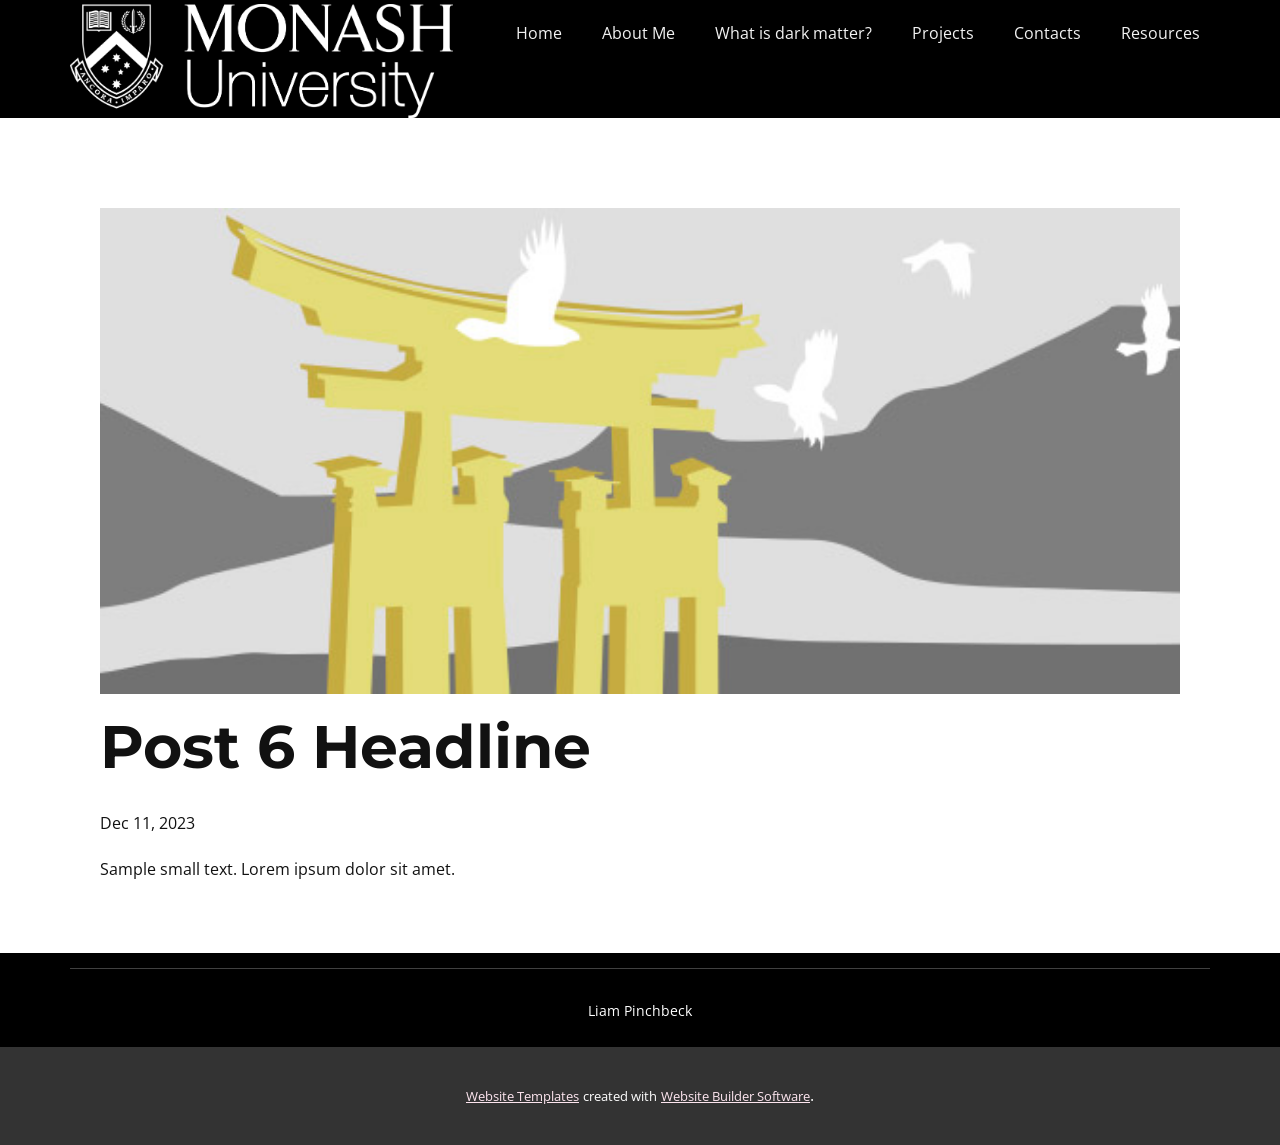
<file: source/WebSite6086346/blog/post-5.html>
<!DOCTYPE html>
<html style="font-size: 16px;" lang="en"><head>
    <meta name="viewport" content="width=device-width, initial-scale=1.0">
    <meta charset="utf-8">
    <meta name="keywords" content="Post 1 Headline">
    <meta name="description" content="">
    <title>Post 6 Headline</title>
    <link rel="stylesheet" href="../nicepage.css" media="screen">
<link rel="stylesheet" href="../Post-Template.css" media="screen">
    <script class="u-script" type="text/javascript" src="../jquery-1.9.1.min.js" defer=""></script>
    <script class="u-script" type="text/javascript" src="../nicepage.js" defer=""></script>
    <meta name="generator" content="Nicepage 6.1.0, nicepage.com">
    <link id="u-theme-google-font" rel="stylesheet" href="https://fonts.googleapis.com/css?family=Montserrat:100,100i,200,200i,300,300i,400,400i,500,500i,600,600i,700,700i,800,800i,900,900i|Open+Sans:300,300i,400,400i,500,500i,600,600i,700,700i,800,800i">
    <link id="u-page-google-font" rel="stylesheet" href="https://fonts.googleapis.com/css?family=Montserrat:100,100i,200,200i,300,300i,400,400i,500,500i,600,600i,700,700i,800,800i,900,900i">
    
    
    
    <script type="application/ld+json">{
		"@context": "http://schema.org",
		"@type": "Organization",
		"name": "",
		"logo": "images/_Monash_White2lineYES.png"
}</script>
    <meta name="theme-color" content="#e70f6e">
  <meta data-intl-tel-input-cdn-path="intlTelInput/"></head>
  <body data-path-to-root="./" data-include-products="false" class="u-body u-xl-mode" data-lang="en"><header class="u-black u-clearfix u-header u-header" id="sec-9f37"><div class="u-clearfix u-sheet u-sheet-1">
        <a href="https://nicepage.com/website-design" class="u-image u-logo u-image-1" data-image-width="4038" data-image-height="1171">
          <img src="../images/_Monash_White2lineYES.png" class="u-logo-image u-logo-image-1">
        </a>
        <nav class="u-menu u-menu-one-level u-offcanvas u-menu-1">
          <div class="menu-collapse" style="font-size: 1rem; letter-spacing: 0px;">
            <a class="u-button-style u-custom-left-right-menu-spacing u-custom-padding-bottom u-custom-top-bottom-menu-spacing u-nav-link u-text-active-palette-1-base u-text-hover-palette-2-base" href="#">
              <svg class="u-svg-link" viewBox="0 0 24 24"><use xlink:href="#menu-hamburger"></use></svg>
              <svg class="u-svg-content" version="1.1" id="menu-hamburger" viewBox="0 0 16 16" x="0px" y="0px" xmlns:xlink="http://www.w3.org/1999/xlink" xmlns="http://www.w3.org/2000/svg"><g><rect y="1" width="16" height="2"></rect><rect y="7" width="16" height="2"></rect><rect y="13" width="16" height="2"></rect>
</g></svg>
            </a>
          </div>
          <div class="u-custom-menu u-nav-container">
            <ul class="u-nav u-spacing-20 u-unstyled u-nav-1"><li class="u-nav-item"><a class="u-border-active-grey-30 u-border-hover-grey-30 u-button-style u-nav-link u-text-active-custom-color-1 u-text-grey-5 u-text-hover-custom-color-1" href="../home-1.html" style="padding: 10px;">Home</a>
</li><li class="u-nav-item"><a class="u-border-active-grey-30 u-border-hover-grey-30 u-button-style u-nav-link u-text-active-custom-color-1 u-text-grey-5 u-text-hover-custom-color-1" href="../home-1.html#carousel_7910" style="padding: 10px;">About Me</a>
</li><li class="u-nav-item"><a class="u-border-active-grey-30 u-border-hover-grey-30 u-button-style u-nav-link u-text-active-custom-color-1 u-text-grey-5 u-text-hover-custom-color-1" href="../home-1.html#carousel_6a9b" style="padding: 10px;">What is dark matter?</a>
</li><li class="u-nav-item"><a class="u-border-active-grey-30 u-border-hover-grey-30 u-button-style u-nav-link u-text-active-custom-color-1 u-text-grey-5 u-text-hover-custom-color-1" href="../home-1.html#carousel-f490" style="padding: 10px;">Projects</a>
</li><li class="u-nav-item"><a class="u-border-active-grey-30 u-border-hover-grey-30 u-button-style u-nav-link u-text-active-custom-color-1 u-text-grey-5 u-text-hover-custom-color-1" href="../home-1.html#carousel_6f94" style="padding: 10px;">Contacts</a>
</li><li class="u-nav-item"><a class="u-border-active-grey-30 u-border-hover-grey-30 u-button-style u-nav-link u-text-active-custom-color-1 u-text-grey-5 u-text-hover-custom-color-1" href="../Resources.html" style="padding: 10px;">Resources</a>
</li></ul>
          </div>
          <div class="u-custom-menu u-nav-container-collapse">
            <div class="u-black u-container-style u-inner-container-layout u-opacity u-opacity-95 u-sidenav">
              <div class="u-inner-container-layout u-sidenav-overflow">
                <div class="u-menu-close"></div>
                <ul class="u-align-center u-nav u-popupmenu-items u-unstyled u-nav-2"><li class="u-nav-item"><a class="u-button-style u-nav-link" href="../home-1.html">Home</a>
</li><li class="u-nav-item"><a class="u-button-style u-nav-link" href="../home-1.html#carousel_7910">About Me</a>
</li><li class="u-nav-item"><a class="u-button-style u-nav-link" href="../home-1.html#carousel_6a9b">What is dark matter?</a>
</li><li class="u-nav-item"><a class="u-button-style u-nav-link" href="../home-1.html#carousel-f490">Projects</a>
</li><li class="u-nav-item"><a class="u-button-style u-nav-link" href="../home-1.html#carousel_6f94">Contacts</a>
</li><li class="u-nav-item"><a class="u-button-style u-nav-link" href="../Resources.html">Resources</a>
</li></ul>
              </div>
            </div>
            <div class="u-black u-menu-overlay u-opacity u-opacity-70"></div>
          </div>
        </nav>
      </div></header>
    <section class="u-align-center u-clearfix u-section-1" id="sec-4b22">
      <div class="u-clearfix u-sheet u-valign-middle-md u-valign-middle-sm u-valign-middle-xs u-sheet-1"><!--post_details--><!--post_details_options_json--><!--{"source":""}--><!--/post_details_options_json--><!--blog_post-->
        <div class="u-container-style u-expanded-width u-post-details u-post-details-1">
          <div class="u-container-layout u-valign-middle u-container-layout-1"><!--blog_post_image-->
            <img alt="" class="u-blog-control u-expanded-width u-image u-image-default u-image-1" src="../images/8ad73f3c.jpeg"><!--/blog_post_image--><!--blog_post_header-->
            <h2 class="u-blog-control u-text u-text-1">Post 6 Headline</h2><!--/blog_post_header--><!--blog_post_metadata-->
            <div class="u-blog-control u-metadata u-metadata-1"><!--blog_post_metadata_date-->
              <span class="u-meta-date u-meta-icon">Dec 11, 2023</span><!--/blog_post_metadata_date--><!--blog_post_metadata_category-->
              <!--/blog_post_metadata_category--><!--blog_post_metadata_comments-->
              <!--/blog_post_metadata_comments-->
            </div><!--/blog_post_metadata--><!--blog_post_content-->
            <div class="u-align-justify u-blog-control u-post-content u-text u-text-2 fr-view">
  Sample small text. Lorem ipsum dolor sit amet.
  </div><!--/blog_post_content-->
          </div>
        </div><!--/blog_post--><!--/post_details-->
      </div>
    </section>
    
    
    
    <footer class="u-black u-clearfix u-footer" id="sec-69dc"><div class="u-clearfix u-sheet u-sheet-1">
        <div class="u-align-left u-border-1 u-border-white u-expanded-width u-line u-line-horizontal u-opacity u-opacity-25 u-line-1"></div>
        <p class="u-align-center u-small-text u-text u-text-variant u-text-1">Liam Pinchbeck</p>
      </div></footer>
    <section class="u-backlink u-clearfix u-grey-80">
      <a class="u-link" href="https://nicepage.com/website-templates" target="_blank">
        <span>Website Templates</span>
      </a>
      <p class="u-text">
        <span>created with</span>
      </p>
      <a class="u-link" href="" target="_blank">
        <span>Website Builder Software</span>
      </a>. 
    </section>
  
</body></html>
</file>
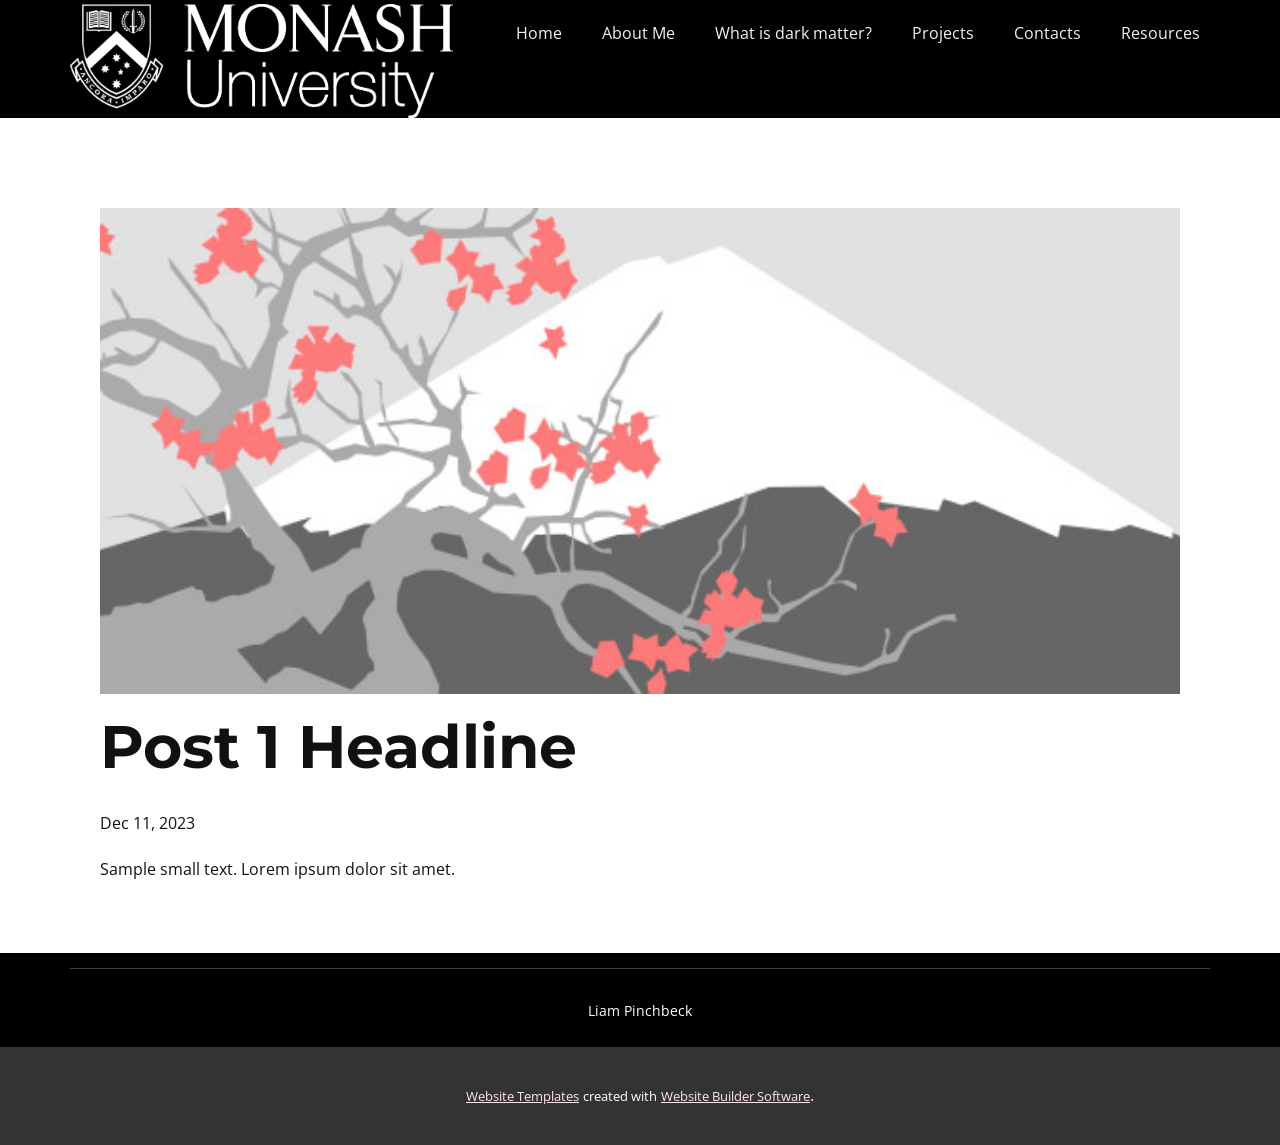
<file: source/WebSite6086346/blog/post.html>
<!DOCTYPE html>
<html style="font-size: 16px;" lang="en"><head>
    <meta name="viewport" content="width=device-width, initial-scale=1.0">
    <meta charset="utf-8">
    <meta name="keywords" content="Post 1 Headline">
    <meta name="description" content="">
    <title>Post 1 Headline</title>
    <link rel="stylesheet" href="../nicepage.css" media="screen">
<link rel="stylesheet" href="../Post-Template.css" media="screen">
    <script class="u-script" type="text/javascript" src="../jquery-1.9.1.min.js" defer=""></script>
    <script class="u-script" type="text/javascript" src="../nicepage.js" defer=""></script>
    <meta name="generator" content="Nicepage 6.1.0, nicepage.com">
    <link id="u-theme-google-font" rel="stylesheet" href="https://fonts.googleapis.com/css?family=Montserrat:100,100i,200,200i,300,300i,400,400i,500,500i,600,600i,700,700i,800,800i,900,900i|Open+Sans:300,300i,400,400i,500,500i,600,600i,700,700i,800,800i">
    <link id="u-page-google-font" rel="stylesheet" href="https://fonts.googleapis.com/css?family=Montserrat:100,100i,200,200i,300,300i,400,400i,500,500i,600,600i,700,700i,800,800i,900,900i">
    
    
    
    <script type="application/ld+json">{
		"@context": "http://schema.org",
		"@type": "Organization",
		"name": "",
		"logo": "images/_Monash_White2lineYES.png"
}</script>
    <meta name="theme-color" content="#e70f6e">
  <meta data-intl-tel-input-cdn-path="intlTelInput/"></head>
  <body data-path-to-root="./" data-include-products="false" class="u-body u-xl-mode" data-lang="en"><header class="u-black u-clearfix u-header u-header" id="sec-9f37"><div class="u-clearfix u-sheet u-sheet-1">
        <a href="https://nicepage.com/website-design" class="u-image u-logo u-image-1" data-image-width="4038" data-image-height="1171">
          <img src="../images/_Monash_White2lineYES.png" class="u-logo-image u-logo-image-1">
        </a>
        <nav class="u-menu u-menu-one-level u-offcanvas u-menu-1">
          <div class="menu-collapse" style="font-size: 1rem; letter-spacing: 0px;">
            <a class="u-button-style u-custom-left-right-menu-spacing u-custom-padding-bottom u-custom-top-bottom-menu-spacing u-nav-link u-text-active-palette-1-base u-text-hover-palette-2-base" href="#">
              <svg class="u-svg-link" viewBox="0 0 24 24"><use xlink:href="#menu-hamburger"></use></svg>
              <svg class="u-svg-content" version="1.1" id="menu-hamburger" viewBox="0 0 16 16" x="0px" y="0px" xmlns:xlink="http://www.w3.org/1999/xlink" xmlns="http://www.w3.org/2000/svg"><g><rect y="1" width="16" height="2"></rect><rect y="7" width="16" height="2"></rect><rect y="13" width="16" height="2"></rect>
</g></svg>
            </a>
          </div>
          <div class="u-custom-menu u-nav-container">
            <ul class="u-nav u-spacing-20 u-unstyled u-nav-1"><li class="u-nav-item"><a class="u-border-active-grey-30 u-border-hover-grey-30 u-button-style u-nav-link u-text-active-custom-color-1 u-text-grey-5 u-text-hover-custom-color-1" href="../home-1.html" style="padding: 10px;">Home</a>
</li><li class="u-nav-item"><a class="u-border-active-grey-30 u-border-hover-grey-30 u-button-style u-nav-link u-text-active-custom-color-1 u-text-grey-5 u-text-hover-custom-color-1" href="../home-1.html#carousel_7910" style="padding: 10px;">About Me</a>
</li><li class="u-nav-item"><a class="u-border-active-grey-30 u-border-hover-grey-30 u-button-style u-nav-link u-text-active-custom-color-1 u-text-grey-5 u-text-hover-custom-color-1" href="../home-1.html#carousel_6a9b" style="padding: 10px;">What is dark matter?</a>
</li><li class="u-nav-item"><a class="u-border-active-grey-30 u-border-hover-grey-30 u-button-style u-nav-link u-text-active-custom-color-1 u-text-grey-5 u-text-hover-custom-color-1" href="../home-1.html#carousel-f490" style="padding: 10px;">Projects</a>
</li><li class="u-nav-item"><a class="u-border-active-grey-30 u-border-hover-grey-30 u-button-style u-nav-link u-text-active-custom-color-1 u-text-grey-5 u-text-hover-custom-color-1" href="../home-1.html#carousel_6f94" style="padding: 10px;">Contacts</a>
</li><li class="u-nav-item"><a class="u-border-active-grey-30 u-border-hover-grey-30 u-button-style u-nav-link u-text-active-custom-color-1 u-text-grey-5 u-text-hover-custom-color-1" href="../Resources.html" style="padding: 10px;">Resources</a>
</li></ul>
          </div>
          <div class="u-custom-menu u-nav-container-collapse">
            <div class="u-black u-container-style u-inner-container-layout u-opacity u-opacity-95 u-sidenav">
              <div class="u-inner-container-layout u-sidenav-overflow">
                <div class="u-menu-close"></div>
                <ul class="u-align-center u-nav u-popupmenu-items u-unstyled u-nav-2"><li class="u-nav-item"><a class="u-button-style u-nav-link" href="../home-1.html">Home</a>
</li><li class="u-nav-item"><a class="u-button-style u-nav-link" href="../home-1.html#carousel_7910">About Me</a>
</li><li class="u-nav-item"><a class="u-button-style u-nav-link" href="../home-1.html#carousel_6a9b">What is dark matter?</a>
</li><li class="u-nav-item"><a class="u-button-style u-nav-link" href="../home-1.html#carousel-f490">Projects</a>
</li><li class="u-nav-item"><a class="u-button-style u-nav-link" href="../home-1.html#carousel_6f94">Contacts</a>
</li><li class="u-nav-item"><a class="u-button-style u-nav-link" href="../Resources.html">Resources</a>
</li></ul>
              </div>
            </div>
            <div class="u-black u-menu-overlay u-opacity u-opacity-70"></div>
          </div>
        </nav>
      </div></header>
    <section class="u-align-center u-clearfix u-section-1" id="sec-4b22">
      <div class="u-clearfix u-sheet u-valign-middle-md u-valign-middle-sm u-valign-middle-xs u-sheet-1"><!--post_details--><!--post_details_options_json--><!--{"source":""}--><!--/post_details_options_json--><!--blog_post-->
        <div class="u-container-style u-expanded-width u-post-details u-post-details-1">
          <div class="u-container-layout u-valign-middle u-container-layout-1"><!--blog_post_image-->
            <img alt="" class="u-blog-control u-expanded-width u-image u-image-default u-image-1" src="../images/0fd3416c.jpeg"><!--/blog_post_image--><!--blog_post_header-->
            <h2 class="u-blog-control u-text u-text-1">Post 1 Headline</h2><!--/blog_post_header--><!--blog_post_metadata-->
            <div class="u-blog-control u-metadata u-metadata-1"><!--blog_post_metadata_date-->
              <span class="u-meta-date u-meta-icon">Dec 11, 2023</span><!--/blog_post_metadata_date--><!--blog_post_metadata_category-->
              <!--/blog_post_metadata_category--><!--blog_post_metadata_comments-->
              <!--/blog_post_metadata_comments-->
            </div><!--/blog_post_metadata--><!--blog_post_content-->
            <div class="u-align-justify u-blog-control u-post-content u-text u-text-2 fr-view">
  Sample small text. Lorem ipsum dolor sit amet.
  </div><!--/blog_post_content-->
          </div>
        </div><!--/blog_post--><!--/post_details-->
      </div>
    </section>
    
    
    
    <footer class="u-black u-clearfix u-footer" id="sec-69dc"><div class="u-clearfix u-sheet u-sheet-1">
        <div class="u-align-left u-border-1 u-border-white u-expanded-width u-line u-line-horizontal u-opacity u-opacity-25 u-line-1"></div>
        <p class="u-align-center u-small-text u-text u-text-variant u-text-1">Liam Pinchbeck</p>
      </div></footer>
    <section class="u-backlink u-clearfix u-grey-80">
      <a class="u-link" href="https://nicepage.com/website-templates" target="_blank">
        <span>Website Templates</span>
      </a>
      <p class="u-text">
        <span>created with</span>
      </p>
      <a class="u-link" href="" target="_blank">
        <span>Website Builder Software</span>
      </a>. 
    </section>
  
</body></html>
</file>
